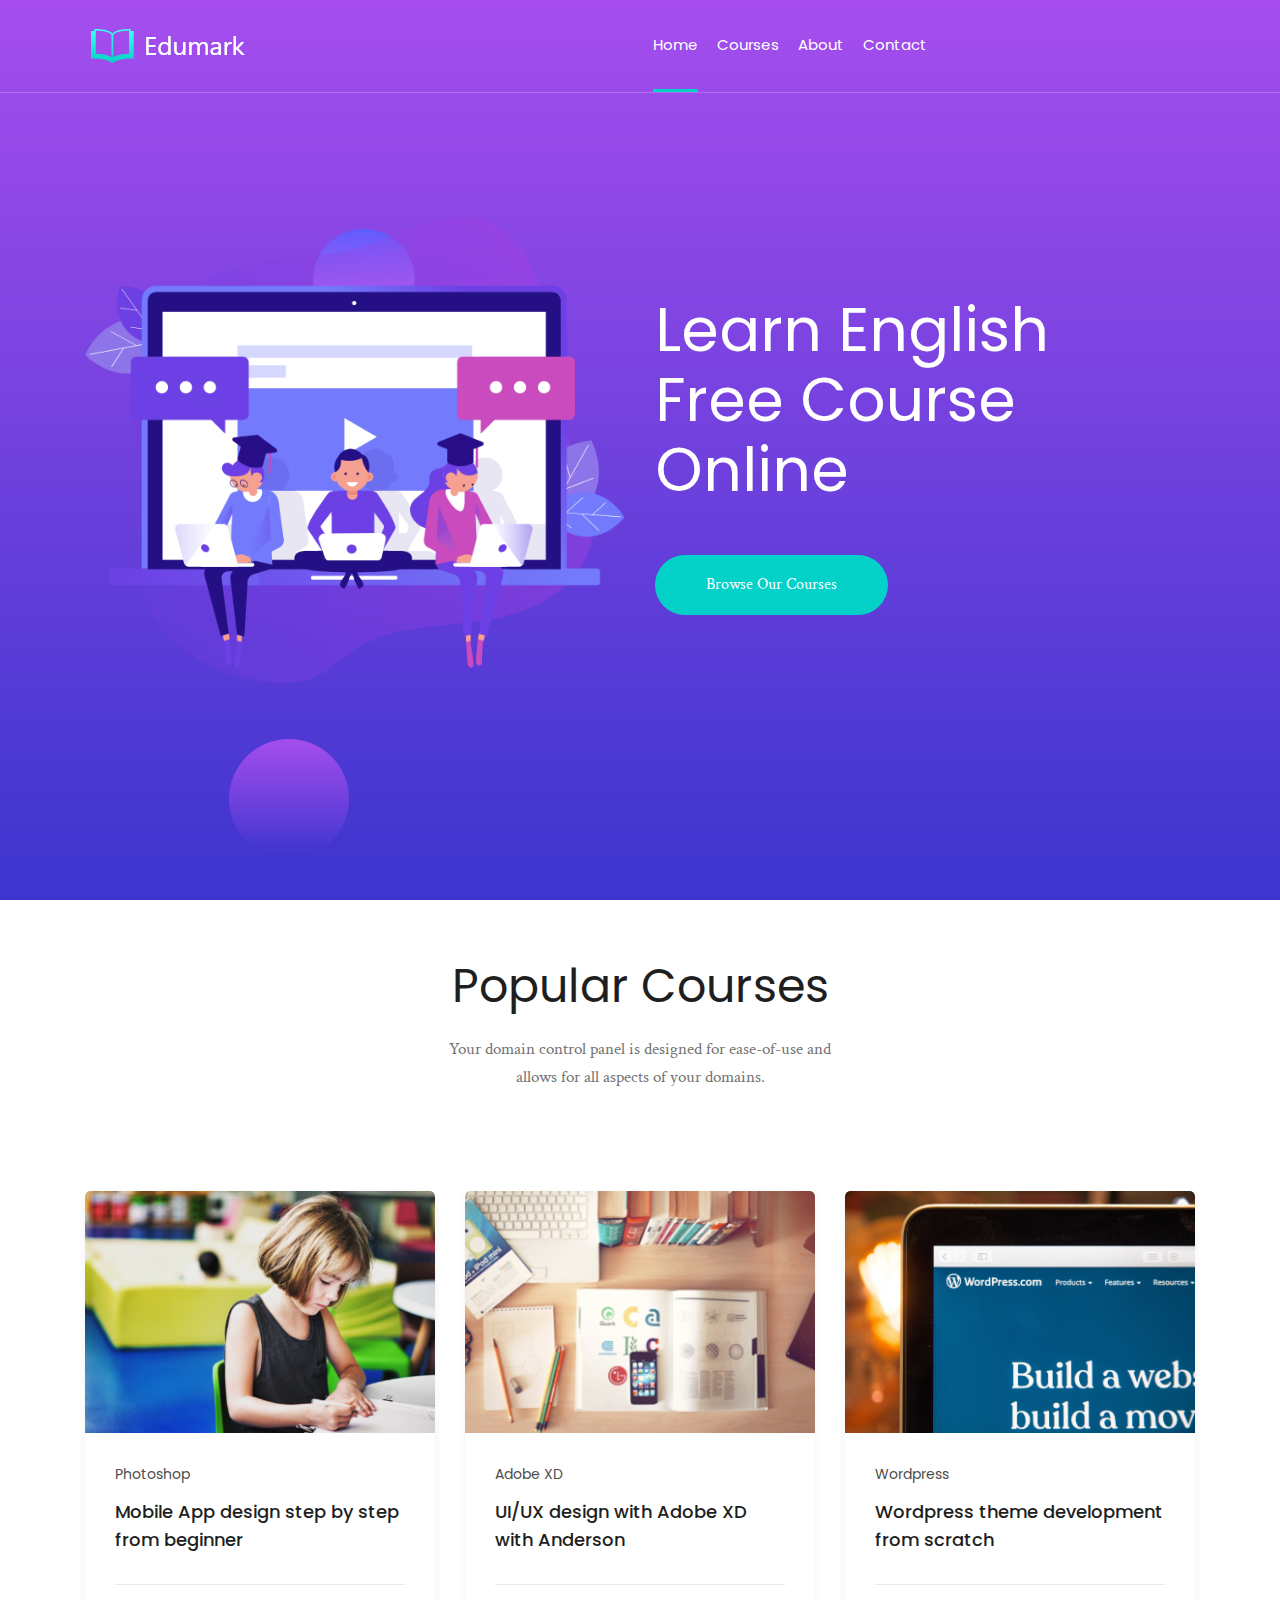
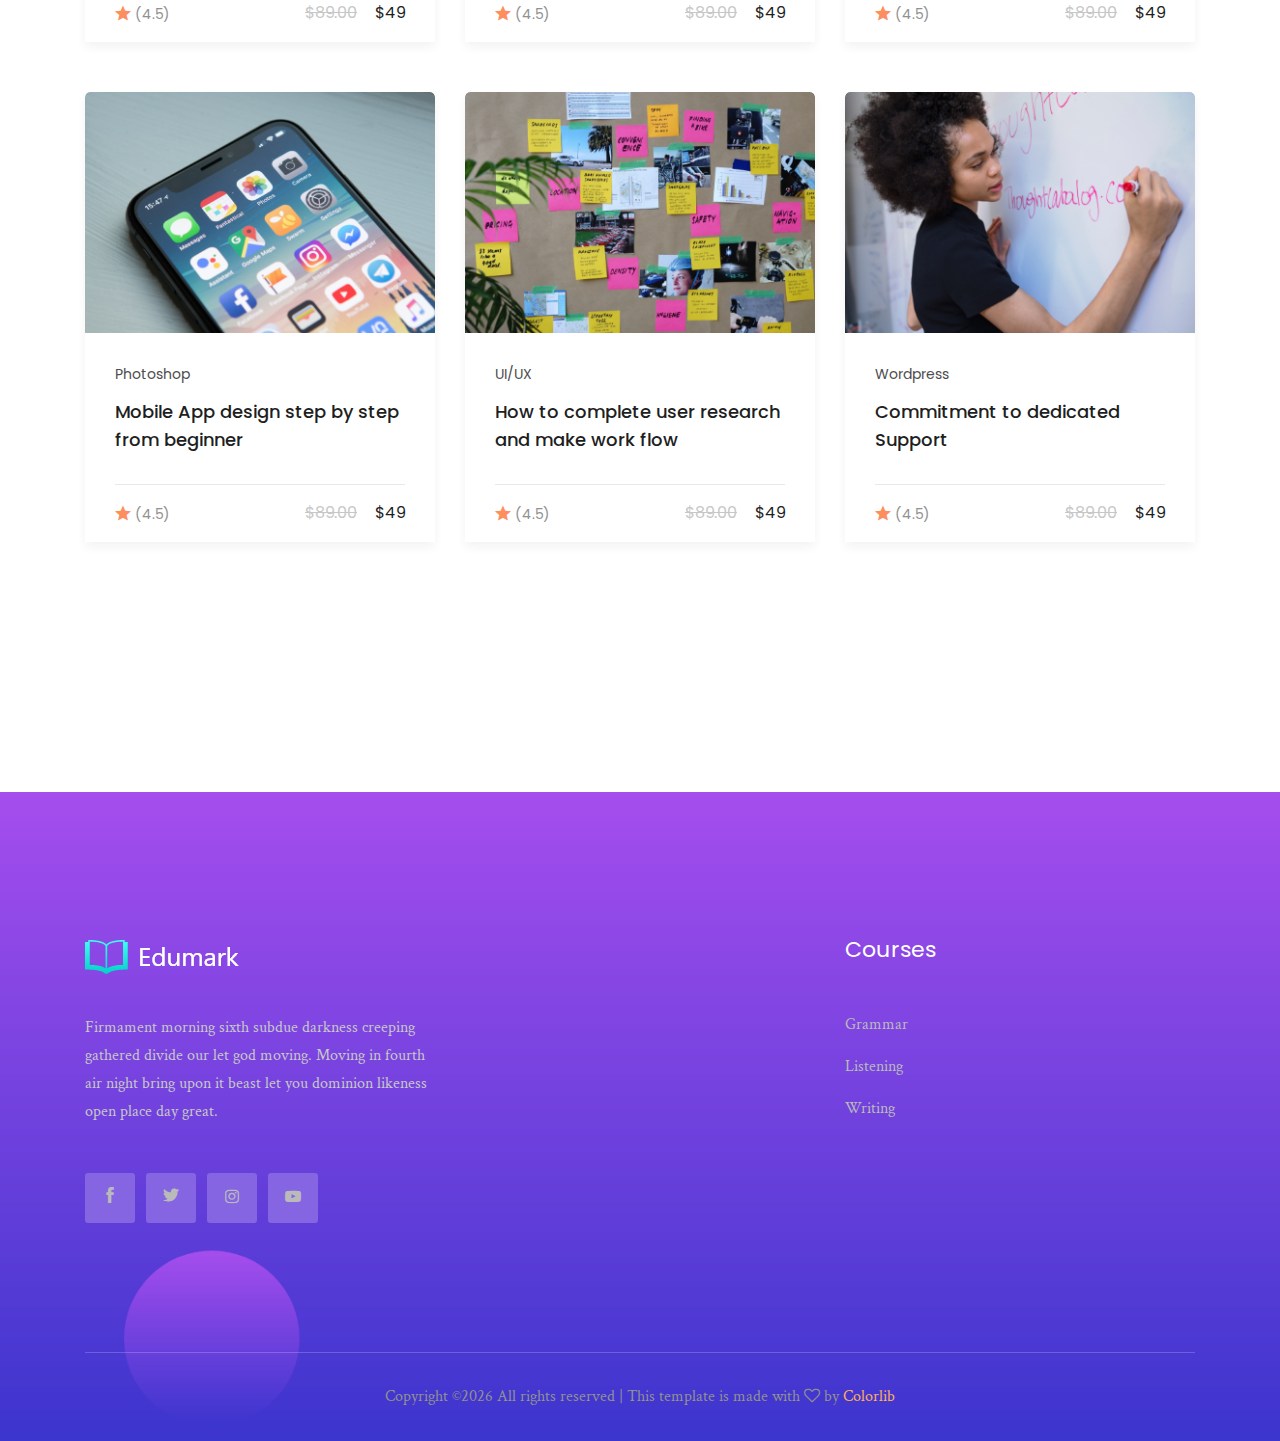
<file: index.html>
<!doctype html>
<html class="no-js" lang="zxx">

<head>
    <meta charset="utf-8">
    <meta http-equiv="x-ua-compatible" content="ie=edge">
    <title>Edumark</title>
    <meta name="description" content="">
    <meta name="viewport" content="width=device-width, initial-scale=1">

    <!-- <link rel="manifest" href="site.webmanifest"> -->
    <link rel="shortcut icon" type="image/x-icon" href="img/favicon.png">
    <!-- Place favicon.ico in the root directory -->

    <!-- CSS here -->
    <link rel="stylesheet" href="css/bootstrap.min.css">
    <link rel="stylesheet" href="css/owl.carousel.min.css">
    <link rel="stylesheet" href="css/magnific-popup.css">
    <link rel="stylesheet" href="css/font-awesome.min.css">
    <link rel="stylesheet" href="css/themify-icons.css">
    <link rel="stylesheet" href="css/nice-select.css">
    <link rel="stylesheet" href="css/flaticon.css">
    <link rel="stylesheet" href="css/gijgo.css">
    <link rel="stylesheet" href="css/animate.css">
    <link rel="stylesheet" href="css/slicknav.css">
    <link rel="stylesheet" href="css/style.css">
    <!-- <link rel="stylesheet" href="css/responsive.css"> -->
</head>

<body>
    <!--[if lte IE 9]>
            <p class="browserupgrade">You are using an <strong>outdated</strong> browser. Please <a href="https://browsehappy.com/">upgrade your browser</a> to improve your experience and security.</p>
        <![endif]-->

    <!-- header-start -->
    <header>
        <div class="header-area ">
            <div id="sticky-header" class="main-header-area">
                <div class="container-fluid p-0">
                    <div class="row align-items-center no-gutters">
                        <div class="col-xl-3 col-lg-3">
                            <div class="logo-img">
                                <a href="index.html">
                                    <img src="img/logo.png" alt="">
                                </a>
                            </div>
                        </div>
                        <div class="col-xl-9 col-lg-9">
                            <div class="main-menu  d-none d-lg-block">
                                <nav>
                                    <ul id="navigation">
                                        <li><a class="active" href="index.html">home</a></li>
                                        <li><a  href="Courses.html">Courses</a></li>
                                        <li><a  href="about.html">About</a></li>
                                        <li><a  href="contact.html">Contact</a></li>
                                    </ul>
                                </nav>
                            </div>
                        </div>
                        
                        <div class="col-12">
                            <div class="mobile_menu d-block d-lg-none"></div>
                        </div>
                    </div>
                </div>
            </div>
        </div>
    </header>
    <!-- header-end -->

    <!-- slider_area_start -->
    <div class="slider_area ">
        <div class="single_slider d-flex align-items-center justify-content-center slider_bg_1">
            <div class="container">
                <div class="row align-items-center justify-content-center">
                    <div class="col-xl-6 col-md-6">
                        <div class="illastrator_png">
                            <img src="img/banner/edu_ilastration.png" alt="">
                        </div>
                    </div>
                    <div class="col-xl-6 col-md-6">
                        <div class="slider_info">
                            <h3>Learn English <br>
                                Free Course <br>
                                Online</h3>
                            <a href="#" class="boxed_btn">Browse Our Courses</a>
                        </div>
                    </div>
                </div>
            </div>
        </div>
    </div>
    <!-- slider_area_end -->

    <!-- about_area_start -->
    
    <!-- about_area_end -->

    <!-- popular_courses_start -->
    <div class="popular_courses">
        <div class="container">
            <div class="row">
                <div class="col-xl-12">
                    <div class="section_title text-center mb-100">
                        <h3>Popular Courses</h3>
                        <p>Your domain control panel is designed for ease-of-use and <br> allows for all aspects of your
                            domains.</p>
                    </div>
                </div>
            </div>
            

        </div>
        <div class="all_courses">
            <div class="container">
                <div class="tab-content" id="myTabContent">
                    <div class="tab-pane fade show active" id="home" role="tabpanel" aria-labelledby="home-tab">
                            <div class="row">
                                    <div class="col-xl-4 col-lg-4 col-md-6">
                                        <div class="single_courses">
                                            <div class="thumb">
                                                <a href="#">
                                                    <img src="img/courses/1.png" alt="">
                                                </a>
                                            </div>
                                            <div class="courses_info">
                                                <span>Photoshop</span>
                                                <h3><a href="#">Mobile App design step by step <br>
                                                        from beginner</a></h3>
                                                <div class="star_prise d-flex justify-content-between">
                                                    <div class="star">
                                                        <i class="flaticon-mark-as-favorite-star"></i>
                                                        <span>(4.5)</span>
                                                    </div>
                                                    <div class="prise">
                                                        <span class="offer">$89.00</span>
                                                        <span class="active_prise">
                                                            $49
                                                        </span>
                                                    </div>
                                                </div>
                                            </div>
                                        </div>
                                    </div>
                                    <div class="col-xl-4 col-lg-4 col-md-6">
                                        <div class="single_courses">
                                            <div class="thumb">
                                                <a href="#">
                                                    <img src="img/courses/2.png" alt="">
                                                </a>
                                            </div>
                                            <div class="courses_info">
                                                <span>Adobe XD</span>
                                                <h3><a href="#">UI/UX design with Adobe XD with Anderson</a></h3>
                                                <div class="star_prise d-flex justify-content-between">
                                                    <div class="star">
                                                        <i class="flaticon-mark-as-favorite-star"></i>
                                                        <span>(4.5)</span>
                                                    </div>
                                                    <div class="prise">
                                                        <span class="offer">$89.00</span>
                                                        <span class="active_prise">
                                                            $49
                                                        </span>
                                                    </div>
                                                </div>
                                            </div>
                                        </div>
                                    </div>
                                    <div class="col-xl-4 col-lg-4 col-md-6">
                                        <div class="single_courses">
                                            <div class="thumb">
                                                <a href="#">
                                                    <img src="img/courses/3.png" alt="">
                                                </a>
                                            </div>
                                            <div class="courses_info">
                                                <span>Wordpress</span>
                                                <h3><a href="#">Wordpress theme development <br>
                                                        from scratch</a></h3>
                                                <div class="star_prise d-flex justify-content-between">
                                                    <div class="star">
                                                        <i class="flaticon-mark-as-favorite-star"></i>
                                                        <span>(4.5)</span>
                                                    </div>
                                                    <div class="prise">
                                                        <span class="offer">$89.00</span>
                                                        <span class="active_prise">
                                                            $49
                                                        </span>
                                                    </div>
                                                </div>
                                            </div>
                                        </div>
                                    </div>
                                    <div class="col-xl-4 col-lg-4 col-md-6">
                                        <div class="single_courses">
                                            <div class="thumb">
                                                <a href="#">
                                                    <img src="img/courses/4.png" alt="">
                                                </a>
                                            </div>
                                            <div class="courses_info">
                                                <span>Photoshop</span>
                                                <h3><a href="#">Mobile App design step by step <br>
                                                        from beginner</a></h3>
                                                <div class="star_prise d-flex justify-content-between">
                                                    <div class="star">
                                                        <i class="flaticon-mark-as-favorite-star"></i>
                                                        <span>(4.5)</span>
                                                    </div>
                                                    <div class="prise">
                                                        <span class="offer">$89.00</span>
                                                        <span class="active_prise">
                                                            $49
                                                        </span>
                                                    </div>
                                                </div>
                                            </div>
                                        </div>
                                    </div>
                                    <div class="col-xl-4 col-lg-4 col-md-6">
                                        <div class="single_courses">
                                            <div class="thumb">
                                                <img src="img/courses/5.png" alt="">
                                            </div>
                                            <div class="courses_info">
                                                <span>UI/UX</span>
                                                <h3><a href="#">How to complete user research <br>
                                                        and make work flow</a></h3>
                                                <div class="star_prise d-flex justify-content-between">
                                                    <div class="star">
                                                        <i class="flaticon-mark-as-favorite-star"></i>
                                                        <span>(4.5)</span>
                                                    </div>
                                                    <div class="prise">
                                                        <span class="offer">$89.00</span>
                                                        <span class="active_prise">
                                                            $49
                                                        </span>
                                                    </div>
                                                </div>
                                            </div>
                                        </div>
                                    </div>
                                    <div class="col-xl-4 col-lg-4 col-md-6">
                                        <div class="single_courses">
                                            <div class="thumb">
                                                <a href="#">
                                                    <img src="img/courses/6.png" alt="">
                                                </a>
                                            </div>
                                            <div class="courses_info">
                                                <span>Wordpress</span>
                                                <h3><a href="#">Commitment to dedicated <br>
                                                        Support</a></h3>
                                                <div class="star_prise d-flex justify-content-between">
                                                    <div class="star">
                                                        <i class="flaticon-mark-as-favorite-star"></i>
                                                        <span>(4.5)</span>
                                                    </div>
                                                    <div class="prise">
                                                        <span class="offer">$89.00</span>
                                                        <span class="active_prise">
                                                            $49
                                                        </span>
                                                    </div>
                                                </div>
                                            </div>
                                        </div>
                                    </div>
                                </div>
                    </div>
                </div>
            </div>
        </div>
    </div>
    <!-- popular_courses_end-->


    <!-- testimonial_area_start -->
    
    <!-- testimonial_area_end -->

    <!-- our_courses_start -->
    
    <!-- our_courses_end -->

    <!-- subscribe_newsletter_Start -->
    
    <!-- subscribe_newsletter_end -->

    <!-- our_latest_blog_start -->
    
    <!-- our_latest_blog_end -->


    <!-- footer -->
    <footer class="footer footer_bg_1">
        <div class="footer_top">
            <div class="container">
                <div class="row">
                    <div class="col-xl-4 col-md-6 col-lg-4">
                        <div class="footer_widget">
                            <div class="footer_logo">
                                <a href="#">
                                    <img src="img/logo.png" alt="">
                                </a>
                            </div>
                            <p>
                                Firmament morning sixth subdue darkness creeping gathered divide our let god moving.
                                Moving in fourth air night bring upon it beast let you dominion likeness open place day
                                great.
                            </p>
                            <div class="socail_links">
                                <ul>
                                    <li>
                                        <a href="#">
                                            <i class="ti-facebook"></i>
                                        </a>
                                    </li>
                                    <li>
                                        <a href="#">
                                            <i class="ti-twitter-alt"></i>
                                        </a>
                                    </li>
                                    <li>
                                        <a href="#">
                                            <i class="fa fa-instagram"></i>
                                        </a>
                                    </li>
                                    <li>
                                        <a href="#">
                                            <i class="fa fa-youtube-play"></i>
                                        </a>
                                    </li>
                                </ul>
                            </div>

                        </div>
                    </div>
                    <div class="col-xl-4 offset-xl-4 col-md-6 col-lg-6">
                        <div class="footer_widget">
                            <h3 class="footer_title">
                                Courses
                            </h3>
                            <ul>
                                <li><a href="#">Grammar</a></li>
                                <li><a href="#">Listening</a></li>
                                <li><a href="#">Writing</a></li>
                            </ul>

                        </div>
                    </div>
                    
                    
                </div>
            </div>
        </div>
        <div class="copy-right_text">
            <div class="container">
                <div class="footer_border"></div>
                <div class="row">
                    <div class="col-xl-12">
                        <p class="copy_right text-center">
                            <!-- Link back to Colorlib can't be removed. Template is licensed under CC BY 3.0. -->
Copyright &copy;<script>document.write(new Date().getFullYear());</script> All rights reserved | This template is made with <i class="fa fa-heart-o" aria-hidden="true"></i> by <a href="https://colorlib.com" target="_blank">Colorlib</a>
<!-- Link back to Colorlib can't be removed. Template is licensed under CC BY 3.0. -->
                        </p>
                    </div>
                </div>
            </div>
        </div>
    </footer>
    <!-- footer -->


    <!-- form itself end-->
    
    <!-- form itself end -->

    <!-- form itself end-->
    
    <!-- form itself end -->


    <!-- JS here -->
    <script src="js/vendor/modernizr-3.5.0.min.js"></script>
    <script src="js/vendor/jquery-1.12.4.min.js"></script>
    <script src="js/popper.min.js"></script>
    <script src="js/bootstrap.min.js"></script>
    <script src="js/owl.carousel.min.js"></script>
    <script src="js/isotope.pkgd.min.js"></script>
    <script src="js/ajax-form.js"></script>
    <script src="js/waypoints.min.js"></script>
    <script src="js/jquery.counterup.min.js"></script>
    <script src="js/imagesloaded.pkgd.min.js"></script>
    <script src="js/scrollIt.js"></script>
    <script src="js/jquery.scrollUp.min.js"></script>
    <script src="js/wow.min.js"></script>
    <script src="js/nice-select.min.js"></script>
    <script src="js/jquery.slicknav.min.js"></script>
    <script src="js/jquery.magnific-popup.min.js"></script>
    <script src="js/plugins.js"></script>
    <script src="js/gijgo.min.js"></script>

    <!--contact js-->
    <script src="js/contact.js"></script>
    <script src="js/jquery.ajaxchimp.min.js"></script>
    <script src="js/jquery.form.js"></script>
    <script src="js/jquery.validate.min.js"></script>
    <script src="js/mail-script.js"></script>

    <script src="js/main.js"></script>
</body>

</html>
</file>
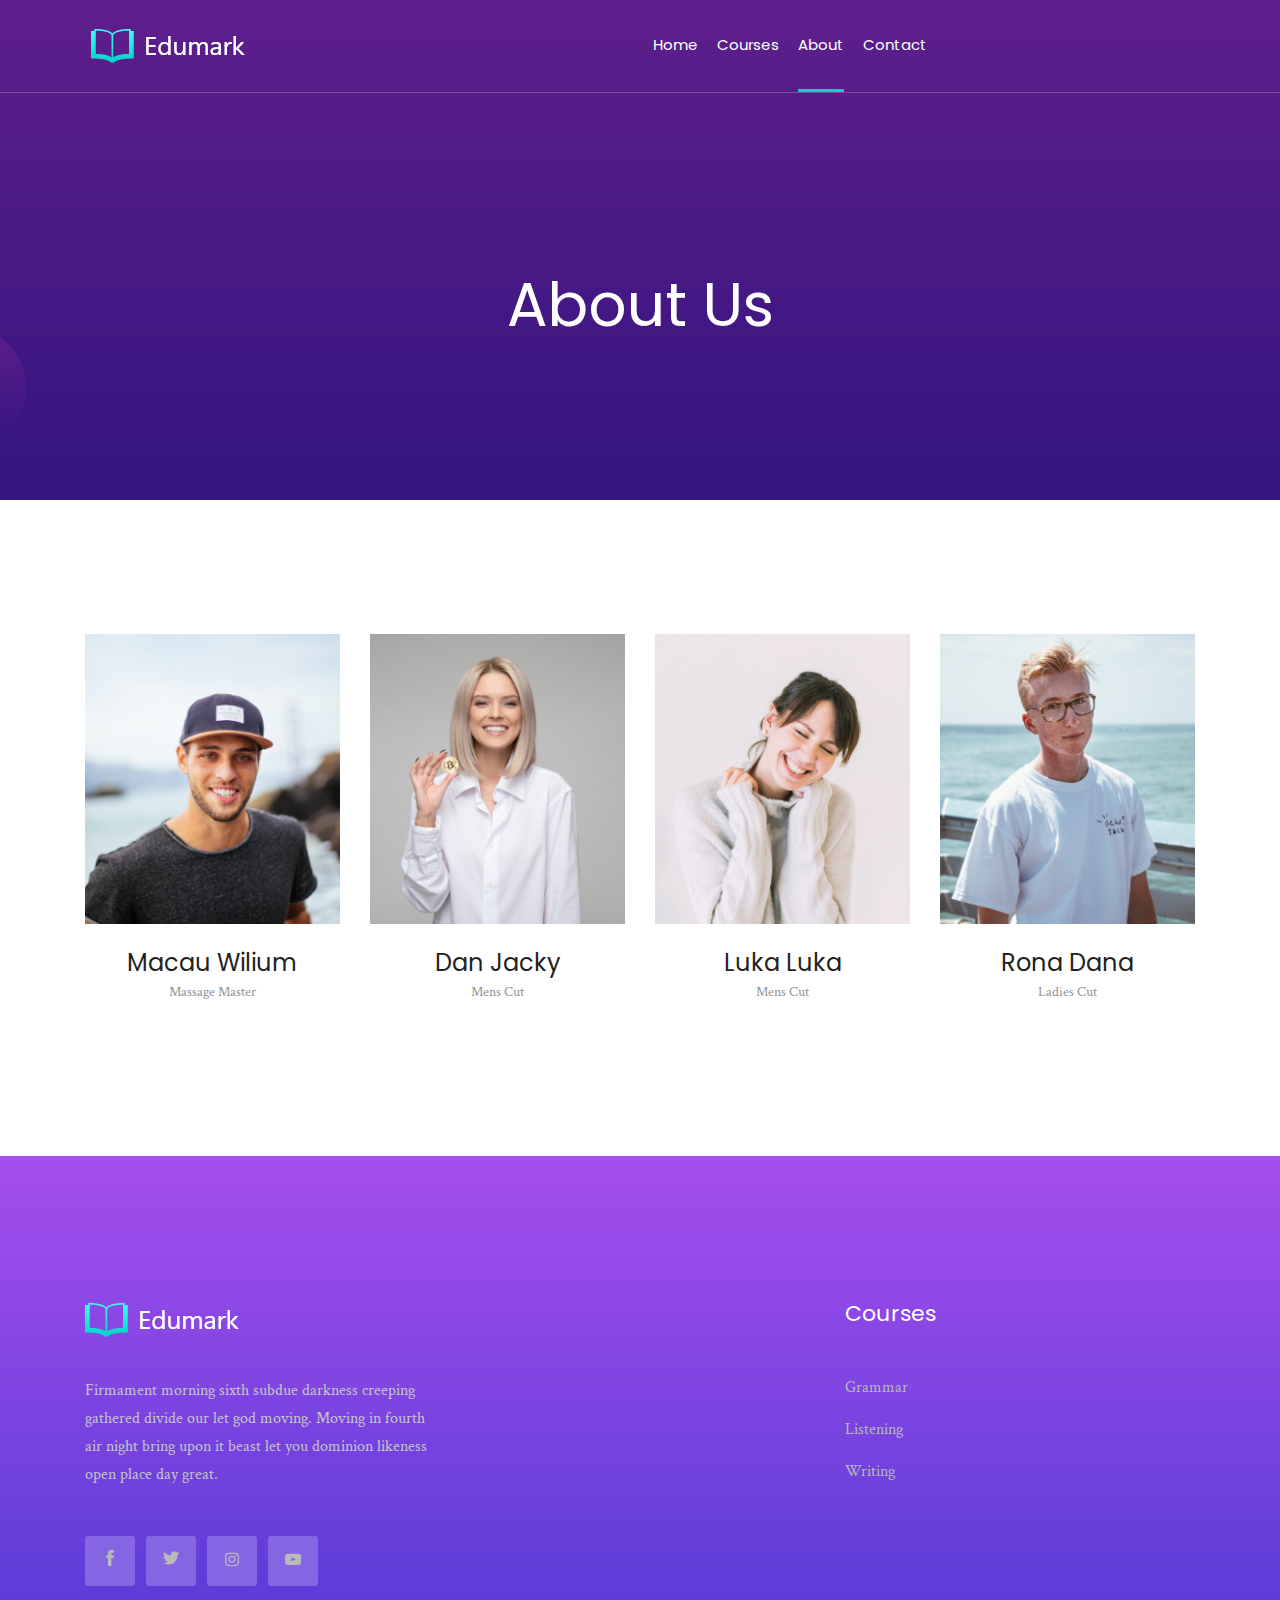
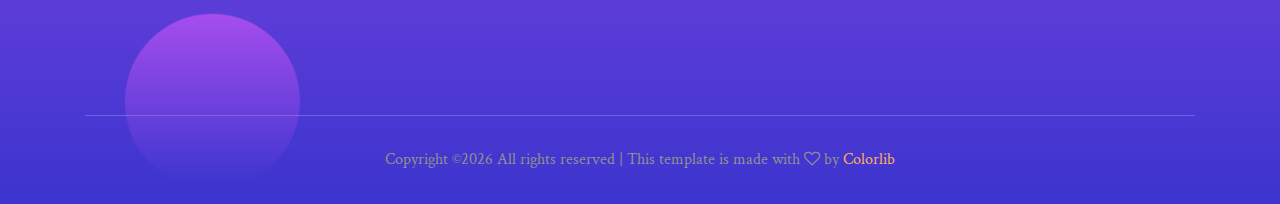
<file: about.html>
<!doctype html>
<html class="no-js" lang="zxx">

<head>
    <meta charset="utf-8">
    <meta http-equiv="x-ua-compatible" content="ie=edge">
    <title>Edumark</title>
    <meta name="description" content="">
    <meta name="viewport" content="width=device-width, initial-scale=1">

    <!-- <link rel="manifest" href="site.webmanifest"> -->
    <link rel="shortcut icon" type="image/x-icon" href="img/favicon.png">
    <!-- Place favicon.ico in the root directory -->

    <!-- CSS here -->
    <link rel="stylesheet" href="css/bootstrap.min.css">
    <link rel="stylesheet" href="css/owl.carousel.min.css">
    <link rel="stylesheet" href="css/magnific-popup.css">
    <link rel="stylesheet" href="css/font-awesome.min.css">
    <link rel="stylesheet" href="css/themify-icons.css">
    <link rel="stylesheet" href="css/nice-select.css">
    <link rel="stylesheet" href="css/flaticon.css">
    <link rel="stylesheet" href="css/gijgo.css">
    <link rel="stylesheet" href="css/animate.css">
    <link rel="stylesheet" href="css/slicknav.css">
    <link rel="stylesheet" href="css/style.css">
    <!-- <link rel="stylesheet" href="css/responsive.css"> -->
</head>

<body>
    <!--[if lte IE 9]>
            <p class="browserupgrade">You are using an <strong>outdated</strong> browser. Please <a href="https://browsehappy.com/">upgrade your browser</a> to improve your experience and security.</p>
        <![endif]-->

    <!-- header-start -->
    <header>
        <div class="header-area ">
            <div id="sticky-header" class="main-header-area">
                <div class="container-fluid p-0">
                    <div class="row align-items-center no-gutters">
                        <div class="col-xl-3 col-lg-3">
                            <div class="logo-img">
                                <a href="index.html">
                                    <img src="img/logo.png" alt="">
                                </a>
                            </div>
                        </div>
                        <div class="col-xl-9 col-lg-9">
                            <div class="main-menu  d-none d-lg-block">
                                <nav>
                                    <ul id="navigation">
                                        <li><a  href="index.html">home</a></li>
                                        <li><a href="Courses.html">Courses</a></li>
                                        <li><a class="active" href="about.html">About</a></li>
                                        <li><a  href="contact.html">Contact</a></li>
                                    </ul>
                                </nav>
                            </div>
                        </div>
                        
                        <div class="col-12">
                            <div class="mobile_menu d-block d-lg-none"></div>
                        </div>
                    </div>
                </div>
            </div>
        </div>
    </header>
    <!-- header-end -->

        <!-- bradcam_area_start -->
        <div class="bradcam_area breadcam_bg overlay2">
            <h3>About Us</h3>
        </div>
        <!-- bradcam_area_end -->

    <!-- about_area_start -->
    
    <!-- about_area_end -->

    <!-- our_team_member_start -->
    <div class="our_team_member">
        <div class="container">
            <div class="row">
                <div class="col-xl-3 col-md-6 col-lg-3">
                    <div class="single_team">
                        <div class="thumb">
                            <img src="img/team/1.png" alt="">
                            <div class="social_link">
                                <a href="#"><i class="fa fa-envelope"></i></a>
                                <a href="#"><i class="fa fa-twitter"></i></a>
                                <a href="#"><i class="fa fa-linkedin"></i></a>
                            </div>
                        </div>
                        <div class="master_name text-center">
                            <h3>Macau Wilium</h3>
                            <p>Massage Master</p>
                        </div>
                    </div>
                </div>
                <div class="col-xl-3 col-md-6 col-lg-3">
                    <div class="single_team">
                        <div class="thumb">
                            <img src="img/team/2.png" alt="">
                            <div class="social_link">
                                <a href="#"><i class="fa fa-envelope"></i></a>
                                <a href="#"><i class="fa fa-twitter"></i></a>
                                <a href="#"><i class="fa fa-linkedin"></i></a>
                            </div>
                        </div>
                        <div class="master_name text-center">
                            <h3>Dan Jacky</h3>
                            <p>Mens Cut</p>
                        </div>
                    </div>
                </div>
                <div class="col-xl-3 col-md-6 col-lg-3">
                    <div class="single_team">
                        <div class="thumb">
                            <img src="img/team/3.png" alt="">
                            <div class="social_link">
                                <a href="#"><i class="fa fa-envelope"></i></a>
                                <a href="#"><i class="fa fa-twitter"></i></a>
                                <a href="#"><i class="fa fa-linkedin"></i></a>
                            </div>
                        </div>
                        <div class="master_name text-center">
                            <h3>Luka Luka</h3>
                            <p>Mens Cut</p>
                        </div>
                    </div>
                </div>
                <div class="col-xl-3 col-md-6 col-lg-3">
                    <div class="single_team">
                        <div class="thumb">
                            <img src="img/team/4.png" alt="">
                            <div class="social_link">
                                <a href="#"><i class="fa fa-envelope"></i></a>
                                <a href="#"><i class="fa fa-twitter"></i></a>
                                <a href="#"><i class="fa fa-linkedin"></i></a>
                            </div>
                        </div>
                        <div class="master_name text-center">
                            <h3>Rona Dana</h3>
                            <p>Ladies Cut</p>
                        </div>
                    </div>
                </div>
            </div>
        </div>
    </div>
    <!-- our_team_member_end -->

    <!-- testimonial_area_start -->
    
    <!-- testimonial_area_end -->

    <!-- our_courses_start -->
    
    <!-- our_courses_end -->

    <!-- subscribe_newsletter_Start -->
    
    <!-- subscribe_newsletter_end -->

    <!-- our_latest_blog_start -->
    
    <!-- our_latest_blog_end -->


    <!-- footer -->
    <footer class="footer footer_bg_1">
        <div class="footer_top">
            <div class="container">
                <div class="row">
                    <div class="col-xl-4 col-md-6 col-lg-4">
                        <div class="footer_widget">
                            <div class="footer_logo">
                                <a href="#">
                                    <img src="img/logo.png" alt="">
                                </a>
                            </div>
                            <p>
                                Firmament morning sixth subdue darkness creeping gathered divide our let god moving.
                                Moving in fourth air night bring upon it beast let you dominion likeness open place day
                                great.
                            </p>
                            <div class="socail_links">
                                <ul>
                                    <li>
                                        <a href="#">
                                            <i class="ti-facebook"></i>
                                        </a>
                                    </li>
                                    <li>
                                        <a href="#">
                                            <i class="ti-twitter-alt"></i>
                                        </a>
                                    </li>
                                    <li>
                                        <a href="#">
                                            <i class="fa fa-instagram"></i>
                                        </a>
                                    </li>
                                    <li>
                                        <a href="#">
                                            <i class="fa fa-youtube-play"></i>
                                        </a>
                                    </li>
                                </ul>
                            </div>

                        </div>
                    </div>
                    <div class="col-xl-4 offset-xl-4 col-md-6 col-lg-6">
                        <div class="footer_widget">
                            <h3 class="footer_title">
                                Courses
                            </h3>
                            <ul>
                                <li><a href="#">Grammar</a></li>
                                <li><a href="#">Listening</a></li>
                                <li><a href="#">Writing</a></li>
                            </ul>

                        </div>
                    </div>
                    
                    
                </div>
            </div>
        </div>
        <div class="copy-right_text">
            <div class="container">
                <div class="footer_border"></div>
                <div class="row">
                    <div class="col-xl-12">
                        <p class="copy_right text-center">
                            <!-- Link back to Colorlib can't be removed. Template is licensed under CC BY 3.0. -->
Copyright &copy;<script>document.write(new Date().getFullYear());</script> All rights reserved | This template is made with <i class="fa fa-heart-o" aria-hidden="true"></i> by <a href="https://colorlib.com" target="_blank">Colorlib</a>
<!-- Link back to Colorlib can't be removed. Template is licensed under CC BY 3.0. -->
                        </p>
                    </div>
                </div>
            </div>
        </div>
    </footer>
    <!-- footer -->


    <!-- form itself end-->
    <form id="test-form" class="white-popup-block mfp-hide">
        <div class="popup_box ">
            <div class="popup_inner">
                <div class="logo text-center">
                    <a href="#">
                        <img src="img/form-logo.png" alt="">
                    </a>
                </div>
                <h3>Sign in</h3>
                <form action="#">
                    <div class="row">
                        <div class="col-xl-12 col-md-12">
                            <input type="email" placeholder="Enter email">
                        </div>
                        <div class="col-xl-12 col-md-12">
                            <input type="password" placeholder="Password">
                        </div>
                        <div class="col-xl-12">
                            <button type="submit" class="boxed_btn_orange">Sign in</button>
                        </div>
                    </div>
                </form>
                <p class="doen_have_acc">Don’t have an account? <a class="dont-hav-acc" href="#test-form2">Sign Up</a>
                </p>
            </div>
        </div>
    </form>
    <!-- form itself end -->

    <!-- form itself end-->
    <form id="test-form2" class="white-popup-block mfp-hide">
        <div class="popup_box ">
            <div class="popup_inner">
                <div class="logo text-center">
                    <a href="#">
                        <img src="img/form-logo.png" alt="">
                    </a>
                </div>
                <h3>Resistration</h3>
                <form action="#">
                    <div class="row">
                        <div class="col-xl-12 col-md-12">
                            <input type="email" placeholder="Enter email">
                        </div>
                        <div class="col-xl-12 col-md-12">
                            <input type="password" placeholder="Password">
                        </div>
                        <div class="col-xl-12 col-md-12">
                            <input type="Password" placeholder="Confirm password">
                        </div>
                        <div class="col-xl-12">
                            <button type="submit" class="boxed_btn_orange">Sign Up</button>
                        </div>
                    </div>
                </form>
            </div>
        </div>
    </form>
    <!-- form itself end -->


    <!-- JS here -->
    <script src="js/vendor/modernizr-3.5.0.min.js"></script>
    <script src="js/vendor/jquery-1.12.4.min.js"></script>
    <script src="js/popper.min.js"></script>
    <script src="js/bootstrap.min.js"></script>
    <script src="js/owl.carousel.min.js"></script>
    <script src="js/isotope.pkgd.min.js"></script>
    <script src="js/ajax-form.js"></script>
    <script src="js/waypoints.min.js"></script>
    <script src="js/jquery.counterup.min.js"></script>
    <script src="js/imagesloaded.pkgd.min.js"></script>
    <script src="js/scrollIt.js"></script>
    <script src="js/jquery.scrollUp.min.js"></script>
    <script src="js/wow.min.js"></script>
    <script src="js/nice-select.min.js"></script>
    <script src="js/jquery.slicknav.min.js"></script>
    <script src="js/jquery.magnific-popup.min.js"></script>
    <script src="js/plugins.js"></script>
    <script src="js/gijgo.min.js"></script>

    <!--contact js-->
    <script src="js/contact.js"></script>
    <script src="js/jquery.ajaxchimp.min.js"></script>
    <script src="js/jquery.form.js"></script>
    <script src="js/jquery.validate.min.js"></script>
    <script src="js/mail-script.js"></script>

    <script src="js/main.js"></script>
</body>

</html>
</file>
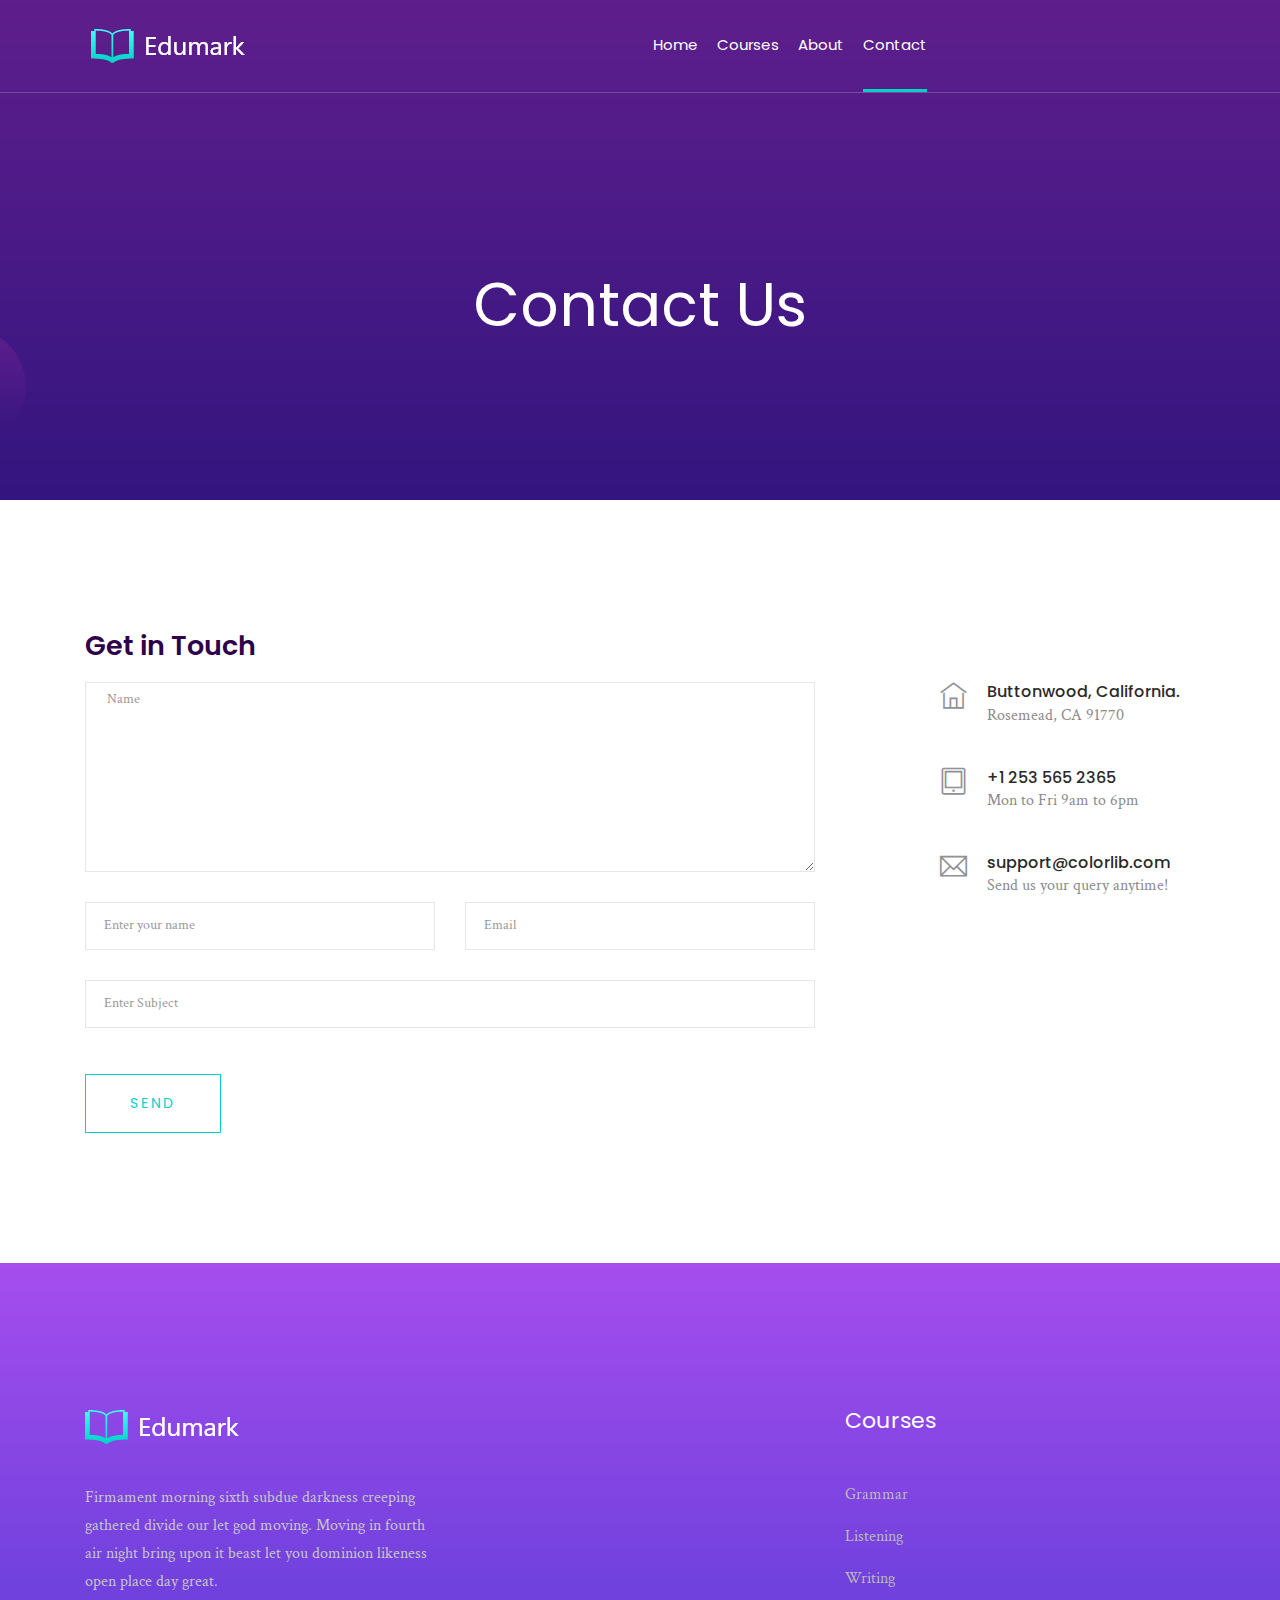
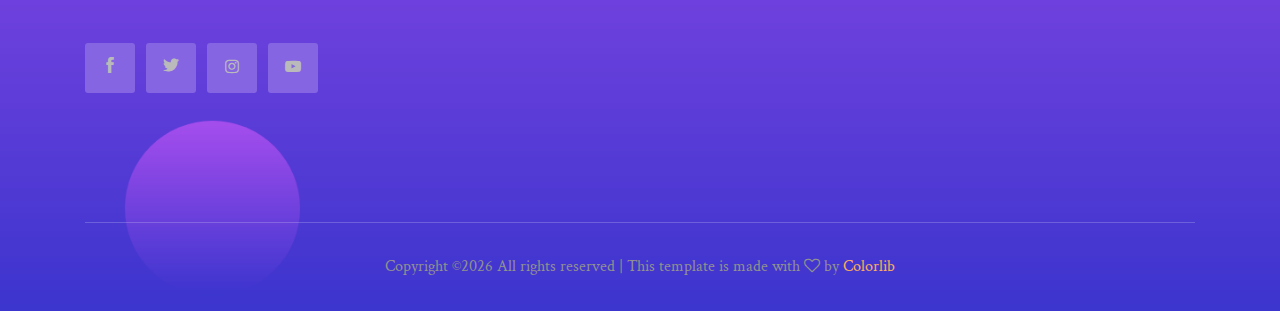
<file: contact.html>
<!doctype html>
<html class="no-js" lang="zxx">

<head>
    <meta charset="utf-8">
    <meta http-equiv="x-ua-compatible" content="ie=edge">
    <title>Edumark</title>
    <meta name="description" content="">
    <meta name="viewport" content="width=device-width, initial-scale=1">

    <!-- <link rel="manifest" href="site.webmanifest"> -->
    <link rel="shortcut icon" type="image/x-icon" href="img/favicon.png">
    <!-- Place favicon.ico in the root directory -->

    <!-- CSS here -->
    <link rel="stylesheet" href="css/bootstrap.min.css">
    <link rel="stylesheet" href="css/owl.carousel.min.css">
    <link rel="stylesheet" href="css/magnific-popup.css">
    <link rel="stylesheet" href="css/font-awesome.min.css">
    <link rel="stylesheet" href="css/themify-icons.css">
    <link rel="stylesheet" href="css/nice-select.css">
    <link rel="stylesheet" href="css/flaticon.css">
    <link rel="stylesheet" href="css/gijgo.css">
    <link rel="stylesheet" href="css/animate.css">
    <link rel="stylesheet" href="css/slicknav.css">
    <link rel="stylesheet" href="css/style.css">
    <!-- <link rel="stylesheet" href="css/responsive.css"> -->
</head>

<body>
    <!--[if lte IE 9]>
            <p class="browserupgrade">You are using an <strong>outdated</strong> browser. Please <a href="https://browsehappy.com/">upgrade your browser</a> to improve your experience and security.</p>
        <![endif]-->

    <!-- header-start -->
    <header>
        <div class="header-area ">
            <div id="sticky-header" class="main-header-area">
                <div class="container-fluid p-0">
                    <div class="row align-items-center no-gutters">
                        <div class="col-xl-3 col-lg-3">
                            <div class="logo-img">
                                <a href="index.html">
                                    <img src="img/logo.png" alt="">
                                </a>
                            </div>
                        </div>
                        <div class="col-xl-9 col-lg-9">
                            <div class="main-menu  d-none d-lg-block">
                                <nav>
                                    <ul id="navigation">
                                        <li><a  href="index.html">home</a></li>
                                        <li><a href="Courses.html">Courses</a></li>
                                        <li><a href="about.html">About</a></li>
                                        <li><a class="active" href="contact.html">Contact</a></li>
                                    </ul>
                                </nav>
                            </div>
                        </div>
                        
                        <div class="col-12">
                            <div class="mobile_menu d-block d-lg-none"></div>
                        </div>
                    </div>
                </div>
            </div>
        </div>
    </header>
    <!-- header-end -->
    
        <!-- bradcam_area_start -->
        <div class="bradcam_area breadcam_bg overlay2">
                <h3>contact us</h3>
            </div>
            <!-- bradcam_area_end -->

    <!-- ================ contact section start ================= -->
    <section class="contact-section">
            <div class="container">
                
                <div class="row">
                    <div class="col-12">
                        <h2 class="contact-title">Get in Touch</h2>
                    </div>
                    <div class="col-lg-8">
                        <form class="form-contact contact_form" action="contact_process.php" method="post" id="contactForm" novalidate="novalidate">
                            <div class="row">
                                <div class="col-12">
                                    <div class="form-group">
                                        <textarea class="form-control w-100" name="message" id="message" cols="30" rows="9" onfocus="this.placeholder = ''" onblur="this.placeholder = 'Enter Message'" placeholder=" Name"></textarea>
                                    </div>
                                </div>
                                <div class="col-sm-6">
                                    <div class="form-group">
                                        <input class="form-control valid" name="name" id="name" type="text" onfocus="this.placeholder = ''" onblur="this.placeholder = 'Enter your name'" placeholder="Enter your name">
                                    </div>
                                </div>
                                <div class="col-sm-6">
                                    <div class="form-group">
                                        <input class="form-control valid" name="email" id="email" type="email" onfocus="this.placeholder = ''" onblur="this.placeholder = 'Enter email address'" placeholder="Email">
                                    </div>
                                </div>
                                <div class="col-12">
                                    <div class="form-group">
                                        <input class="form-control" name="subject" id="subject" type="text" onfocus="this.placeholder = ''" onblur="this.placeholder = 'Enter Subject'" placeholder="Enter Subject">
                                    </div>
                                </div>
                            </div>
                            <div class="form-group mt-3">
                                <button type="submit" class="button button-contactForm boxed-btn">Send</button>
                            </div>
                        </form>
                    </div>
                    <div class="col-lg-3 offset-lg-1">
                        <div class="media contact-info">
                            <span class="contact-info__icon"><i class="ti-home"></i></span>
                            <div class="media-body">
                                <h3>Buttonwood, California.</h3>
                                <p>Rosemead, CA 91770</p>
                            </div>
                        </div>
                        <div class="media contact-info">
                            <span class="contact-info__icon"><i class="ti-tablet"></i></span>
                            <div class="media-body">
                                <h3>+1 253 565 2365</h3>
                                <p>Mon to Fri 9am to 6pm</p>
                            </div>
                        </div>
                        <div class="media contact-info">
                            <span class="contact-info__icon"><i class="ti-email"></i></span>
                            <div class="media-body">
                                <h3>support@colorlib.com</h3>
                                <p>Send us your query anytime!</p>
                            </div>
                        </div>
                    </div>
                </div>
            </div>
        </section>
    <!-- ================ contact section end ================= -->
    
    <!-- footer -->
    <footer class="footer footer_bg_1">
        <div class="footer_top">
            <div class="container">
                <div class="row">
                    <div class="col-xl-4 col-md-6 col-lg-4">
                        <div class="footer_widget">
                            <div class="footer_logo">
                                <a href="#">
                                    <img src="img/logo.png" alt="">
                                </a>
                            </div>
                            <p>
                                Firmament morning sixth subdue darkness creeping gathered divide our let god moving.
                                Moving in fourth air night bring upon it beast let you dominion likeness open place day
                                great.
                            </p>
                            <div class="socail_links">
                                <ul>
                                    <li>
                                        <a href="#">
                                            <i class="ti-facebook"></i>
                                        </a>
                                    </li>
                                    <li>
                                        <a href="#">
                                            <i class="ti-twitter-alt"></i>
                                        </a>
                                    </li>
                                    <li>
                                        <a href="#">
                                            <i class="fa fa-instagram"></i>
                                        </a>
                                    </li>
                                    <li>
                                        <a href="#">
                                            <i class="fa fa-youtube-play"></i>
                                        </a>
                                    </li>
                                </ul>
                            </div>

                        </div>
                    </div>
                    <div class="col-xl-4 offset-xl-4 col-md-6 col-lg-6">
                        <div class="footer_widget">
                            <h3 class="footer_title">
                                Courses
                            </h3>
                            <ul>
                                <li><a href="#">Grammar</a></li>
                                <li><a href="#">Listening</a></li>
                                <li><a href="#">Writing</a></li>
                            </ul>

                        </div>
                    </div>
                    
                    
                </div>
            </div>
        </div>
        <div class="copy-right_text">
            <div class="container">
                <div class="footer_border"></div>
                <div class="row">
                    <div class="col-xl-12">
                        <p class="copy_right text-center">
                            <!-- Link back to Colorlib can't be removed. Template is licensed under CC BY 3.0. -->
Copyright &copy;<script>document.write(new Date().getFullYear());</script> All rights reserved | This template is made with <i class="fa fa-heart-o" aria-hidden="true"></i> by <a href="https://colorlib.com" target="_blank">Colorlib</a>
<!-- Link back to Colorlib can't be removed. Template is licensed under CC BY 3.0. -->
                        </p>
                    </div>
                </div>
            </div>
        </div>
    </footer>
    <!-- footer -->
        <!-- link that opens popup -->
    
        <!-- form itself end-->
        <form id="test-form" class="white-popup-block mfp-hide">
            <div class="popup_box ">
                <div class="popup_inner">
                    <div class="logo text-center">
                        <a href="#">
                            <img src="img/form-logo.png" alt="">
                        </a>
                    </div>
                    <h3>Sign in</h3>
                    <form action="#">
                        <div class="row">
                            <div class="col-xl-12 col-md-12">
                                <input type="email" placeholder="Enter email">
                            </div>
                            <div class="col-xl-12 col-md-12">
                                <input type="password" placeholder="Password">
                            </div>
                            <div class="col-xl-12">
                                <button type="submit" class="boxed_btn_orange">Sign in</button>
                            </div>
                        </div>
                    </form>
                    <p class="doen_have_acc">Don’t have an account? <a class="dont-hav-acc" href="#test-form2">Sign Up</a> </p>
                </div>
            </div>
        </form>
        <!-- form itself end -->
    
        <!-- form itself end-->
        <form id="test-form2" class="white-popup-block mfp-hide">
            <div class="popup_box ">
                <div class="popup_inner">
                    <div class="logo text-center">
                        <a href="#">
                            <img src="img/form-logo.png" alt="">
                        </a>
                    </div>
                    <h3>Resistration</h3>
                    <form action="#">
                        <div class="row">
                            <div class="col-xl-12 col-md-12">
                                <input type="email" placeholder="Enter email">
                            </div>
                            <div class="col-xl-12 col-md-12">
                                <input type="password" placeholder="Password">
                            </div>
                            <div class="col-xl-12 col-md-12">
                                <input type="Password" placeholder="Confirm password">
                            </div>
                            <div class="col-xl-12">
                                <button type="submit" class="boxed_btn_orange">Sign Up</button>
                            </div>
                        </div>
                    </form>
                </div>
            </div>
        </form>
        <!-- form itself end -->
    
        <!-- JS here -->
        <script src="js/vendor/modernizr-3.5.0.min.js"></script>
        <script src="js/vendor/jquery-1.12.4.min.js"></script>
        <script src="js/popper.min.js"></script>
        <script src="js/bootstrap.min.js"></script>
        <script src="js/owl.carousel.min.js"></script>
        <script src="js/isotope.pkgd.min.js"></script>
        <script src="js/ajax-form.js"></script>
        <script src="js/waypoints.min.js"></script>
        <script src="js/jquery.counterup.min.js"></script>
        <script src="js/imagesloaded.pkgd.min.js"></script>
        <script src="js/scrollIt.js"></script>
        <script src="js/jquery.scrollUp.min.js"></script>
        <script src="js/wow.min.js"></script>
        <script src="js/nice-select.min.js"></script>
        <script src="js/jquery.slicknav.min.js"></script>
        <script src="js/jquery.magnific-popup.min.js"></script>
        <script src="js/plugins.js"></script>
        <script src="js/gijgo.min.js"></script>
    
        <!--contact js-->
        <script src="js/contact.js"></script>
        <script src="js/jquery.ajaxchimp.min.js"></script>
        <script src="js/jquery.form.js"></script>
        <script src="js/jquery.validate.min.js"></script>
        <script src="js/mail-script.js"></script>
    
        <script src="js/main.js"></script>
    </body>
    
    </html>
</file>
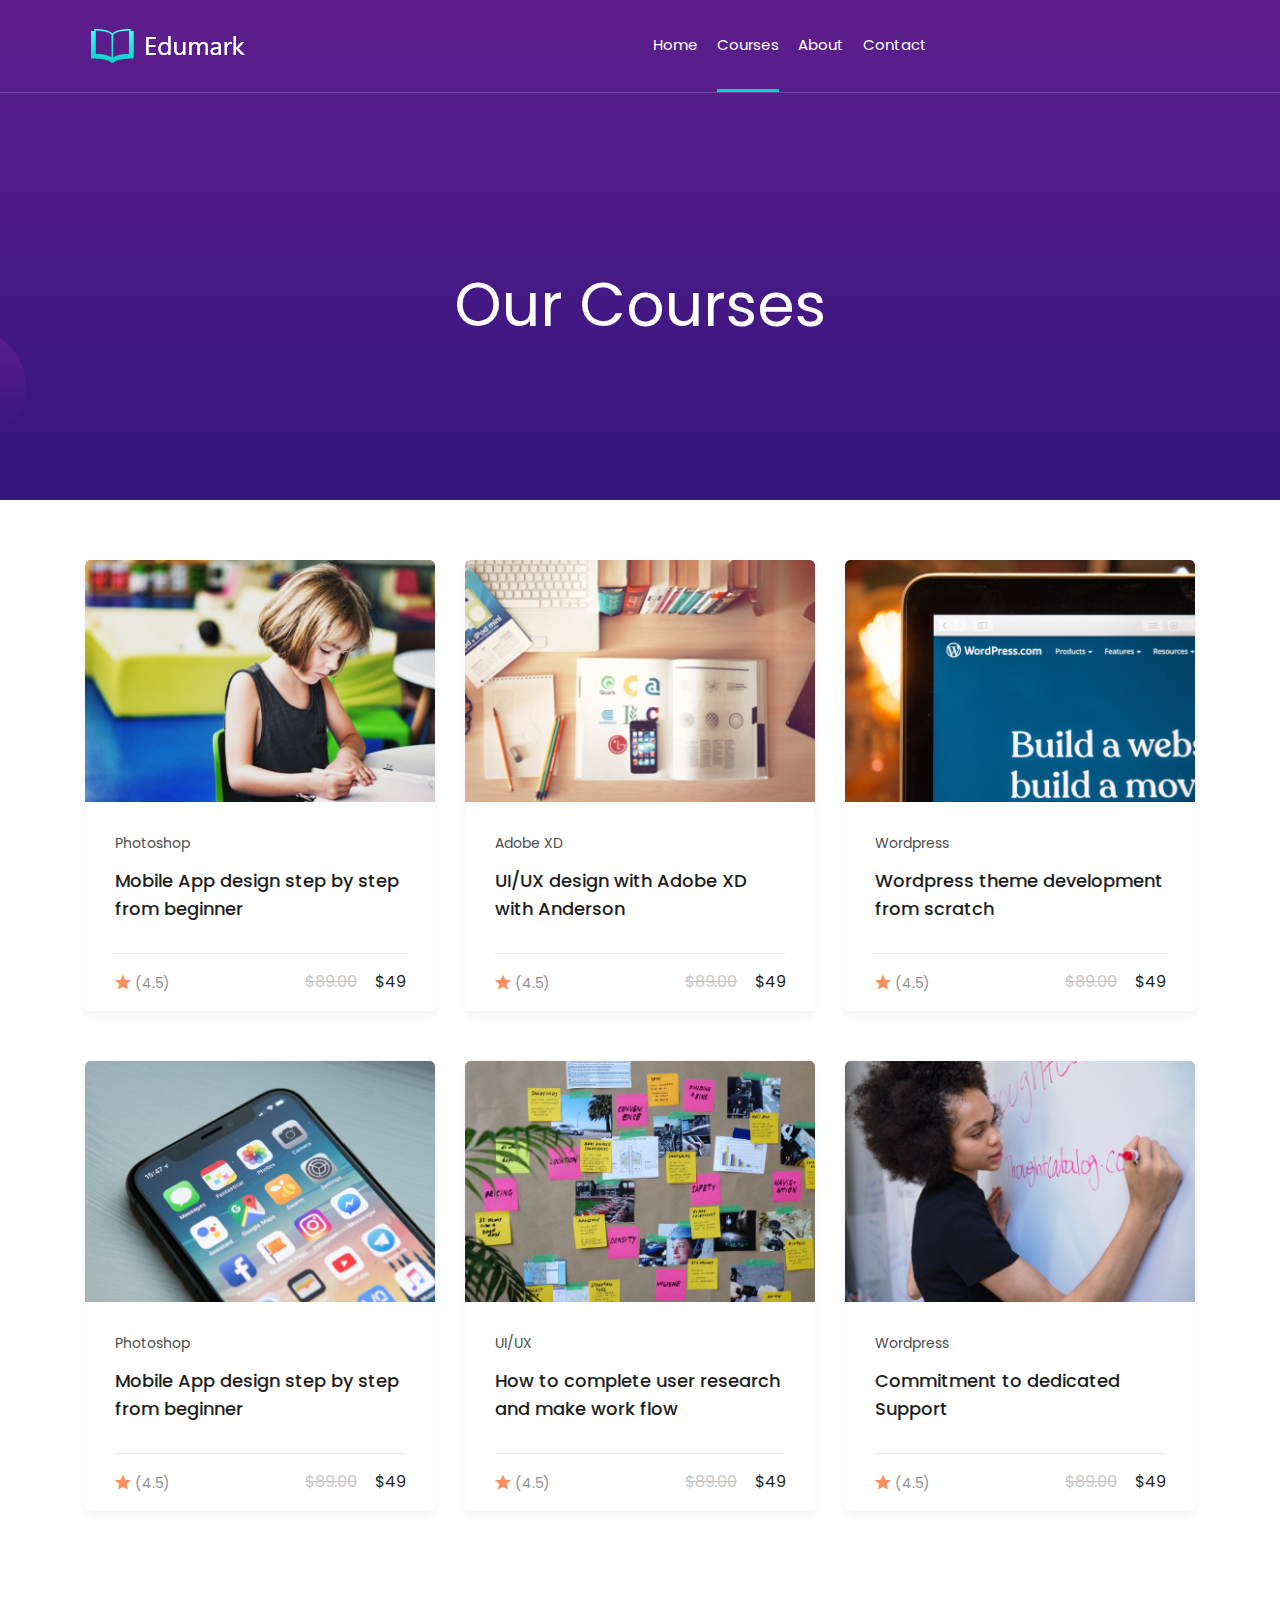
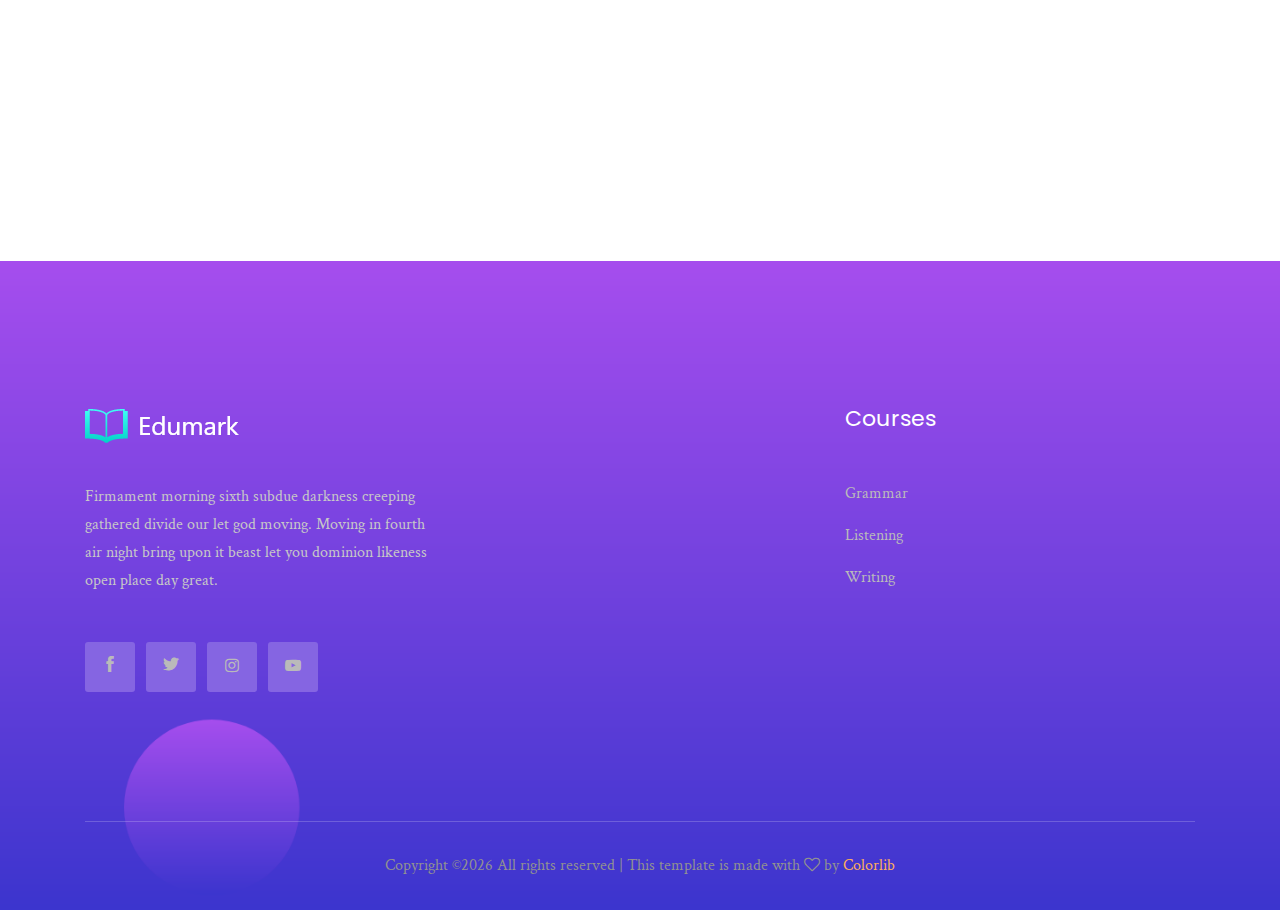
<file: courses.html>
<!doctype html>
<html class="no-js" lang="zxx">

<head>
    <meta charset="utf-8">
    <meta http-equiv="x-ua-compatible" content="ie=edge">
    <title>Edumark</title>
    <meta name="description" content="">
    <meta name="viewport" content="width=device-width, initial-scale=1">

    <!-- <link rel="manifest" href="site.webmanifest"> -->
    <link rel="shortcut icon" type="image/x-icon" href="img/favicon.png">
    <!-- Place favicon.ico in the root directory -->

    <!-- CSS here -->
    <link rel="stylesheet" href="css/bootstrap.min.css">
    <link rel="stylesheet" href="css/owl.carousel.min.css">
    <link rel="stylesheet" href="css/magnific-popup.css">
    <link rel="stylesheet" href="css/font-awesome.min.css">
    <link rel="stylesheet" href="css/themify-icons.css">
    <link rel="stylesheet" href="css/nice-select.css">
    <link rel="stylesheet" href="css/flaticon.css">
    <link rel="stylesheet" href="css/gijgo.css">
    <link rel="stylesheet" href="css/animate.css">
    <link rel="stylesheet" href="css/slicknav.css">
    <link rel="stylesheet" href="css/style.css">
    <!-- <link rel="stylesheet" href="css/responsive.css"> -->
</head>

<body>
    <!--[if lte IE 9]>
            <p class="browserupgrade">You are using an <strong>outdated</strong> browser. Please <a href="https://browsehappy.com/">upgrade your browser</a> to improve your experience and security.</p>
        <![endif]-->

    <!-- header-start -->
    <header>
        <div class="header-area ">
            <div id="sticky-header" class="main-header-area">
                <div class="container-fluid p-0">
                    <div class="row align-items-center no-gutters">
                        <div class="col-xl-3 col-lg-3">
                            <div class="logo-img">
                                <a href="index.html">
                                    <img src="img/logo.png" alt="">
                                </a>
                            </div>
                        </div>
                        <div class="col-xl-9 col-lg-9">
                            <div class="main-menu  d-none d-lg-block">
                                <nav>
                                    <ul id="navigation">
                                        <li><a  href="index.html">home</a></li>
                                        <li><a class="active" href="Courses.html">Courses</a></li>
                                        <li><a  href="about.html">About</a></li>
                                        <li><a  href="contact.html">Contact</a></li>
                                    </ul>
                                </nav>
                            </div>
                        </div>
                        
                        <div class="col-12">
                            <div class="mobile_menu d-block d-lg-none"></div>
                        </div>
                    </div>
                </div>
            </div>
        </div>
    </header>
    <!-- header-end -->
        <!-- bradcam_area_start -->
        <div class="bradcam_area breadcam_bg overlay2">
            <h3>Our Courses</h3>
        </div>
        <!-- bradcam_area_end -->

    <!-- popular_courses_start -->
    <div class="popular_courses mb-100">
        
    <div class="all_courses">
        <div class="container">
            <div class="tab-content" id="myTabContent">
                <div class="tab-pane fade show active" id="home" role="tabpanel" aria-labelledby="home-tab">
                        <div class="row">
                                <div class="col-xl-4 col-lg-4 col-md-6">
                                    <div class="single_courses">
                                        <div class="thumb">
                                            <a href="course_details.html">
                                                <img src="img/courses/1.png" alt="">
                                            </a>
                                        </div>
                                        <div class="courses_info">
                                            <span>Photoshop</span>
                                            <h3><a href="course_details.html">Mobile App design step by step <br>
                                                    from beginner</a></h3>
                                            <div class="star_prise d-flex justify-content-between">
                                                <div class="star">
                                                    <i class="flaticon-mark-as-favorite-star"></i>
                                                    <span>(4.5)</span>
                                                </div>
                                                <div class="prise">
                                                    <span class="offer">$89.00</span>
                                                    <span class="active_prise">
                                                        $49
                                                    </span>
                                                </div>
                                            </div>
                                        </div>
                                    </div>
                                </div>
                                <div class="col-xl-4 col-lg-4 col-md-6">
                                    <div class="single_courses">
                                        <div class="thumb">
                                            <a href="#">
                                                <img src="img/courses/2.png" alt="">
                                            </a>
                                        </div>
                                        <div class="courses_info">
                                            <span>Adobe XD</span>
                                            <h3><a href="#">UI/UX design with Adobe XD with Anderson</a></h3>
                                            <div class="star_prise d-flex justify-content-between">
                                                <div class="star">
                                                    <i class="flaticon-mark-as-favorite-star"></i>
                                                    <span>(4.5)</span>
                                                </div>
                                                <div class="prise">
                                                    <span class="offer">$89.00</span>
                                                    <span class="active_prise">
                                                        $49
                                                    </span>
                                                </div>
                                            </div>
                                        </div>
                                    </div>
                                </div>
                                <div class="col-xl-4 col-lg-4 col-md-6">
                                    <div class="single_courses">
                                        <div class="thumb">
                                            <a href="#">
                                                <img src="img/courses/3.png" alt="">
                                            </a>
                                        </div>
                                        <div class="courses_info">
                                            <span>Wordpress</span>
                                            <h3><a href="#">Wordpress theme development <br>
                                                    from scratch</a></h3>
                                            <div class="star_prise d-flex justify-content-between">
                                                <div class="star">
                                                    <i class="flaticon-mark-as-favorite-star"></i>
                                                    <span>(4.5)</span>
                                                </div>
                                                <div class="prise">
                                                    <span class="offer">$89.00</span>
                                                    <span class="active_prise">
                                                        $49
                                                    </span>
                                                </div>
                                            </div>
                                        </div>
                                    </div>
                                </div>
                                <div class="col-xl-4 col-lg-4 col-md-6">
                                    <div class="single_courses">
                                        <div class="thumb">
                                            <a href="#">
                                                <img src="img/courses/4.png" alt="">
                                            </a>
                                        </div>
                                        <div class="courses_info">
                                            <span>Photoshop</span>
                                            <h3><a href="#">Mobile App design step by step <br>
                                                    from beginner</a></h3>
                                            <div class="star_prise d-flex justify-content-between">
                                                <div class="star">
                                                    <i class="flaticon-mark-as-favorite-star"></i>
                                                    <span>(4.5)</span>
                                                </div>
                                                <div class="prise">
                                                    <span class="offer">$89.00</span>
                                                    <span class="active_prise">
                                                        $49
                                                    </span>
                                                </div>
                                            </div>
                                        </div>
                                    </div>
                                </div>
                                <div class="col-xl-4 col-lg-4 col-md-6">
                                    <div class="single_courses">
                                        <div class="thumb">
                                            <img src="img/courses/5.png" alt="">
                                        </div>
                                        <div class="courses_info">
                                            <span>UI/UX</span>
                                            <h3><a href="#">How to complete user research <br>
                                                    and make work flow</a></h3>
                                            <div class="star_prise d-flex justify-content-between">
                                                <div class="star">
                                                    <i class="flaticon-mark-as-favorite-star"></i>
                                                    <span>(4.5)</span>
                                                </div>
                                                <div class="prise">
                                                    <span class="offer">$89.00</span>
                                                    <span class="active_prise">
                                                        $49
                                                    </span>
                                                </div>
                                            </div>
                                        </div>
                                    </div>
                                </div>
                                <div class="col-xl-4 col-lg-4 col-md-6">
                                    <div class="single_courses">
                                        <div class="thumb">
                                            <a href="#">
                                                <img src="img/courses/6.png" alt="">
                                            </a>
                                        </div>
                                        <div class="courses_info">
                                            <span>Wordpress</span>
                                            <h3><a href="#">Commitment to dedicated <br>
                                                    Support</a></h3>
                                            <div class="star_prise d-flex justify-content-between">
                                                <div class="star">
                                                    <i class="flaticon-mark-as-favorite-star"></i>
                                                    <span>(4.5)</span>
                                                </div>
                                                <div class="prise">
                                                    <span class="offer">$89.00</span>
                                                    <span class="active_prise">
                                                        $49
                                                    </span>
                                                </div>
                                            </div>
                                        </div>
                                    </div>
                                </div>
                            </div>
                </div>
            </div>
        </div>
    </div>
</div>
</div>
<!-- popular_courses_end-->


<!-- testimonial_area_start -->

<!-- testimonial_area_end -->

<!-- our_courses_start -->

<!-- our_courses_end -->

<!-- subscribe_newsletter_Start -->

<!-- subscribe_newsletter_end -->

<!-- our_latest_blog_start -->

<!-- our_latest_blog_end -->


<!-- footer -->
<footer class="footer footer_bg_1">
    <div class="footer_top">
        <div class="container">
            <div class="row">
                <div class="col-xl-4 col-md-6 col-lg-4">
                    <div class="footer_widget">
                        <div class="footer_logo">
                            <a href="#">
                                <img src="img/logo.png" alt="">
                            </a>
                        </div>
                        <p>
                            Firmament morning sixth subdue darkness creeping gathered divide our let god moving.
                            Moving in fourth air night bring upon it beast let you dominion likeness open place day
                            great.
                        </p>
                        <div class="socail_links">
                            <ul>
                                <li>
                                    <a href="#">
                                        <i class="ti-facebook"></i>
                                    </a>
                                </li>
                                <li>
                                    <a href="#">
                                        <i class="ti-twitter-alt"></i>
                                    </a>
                                </li>
                                <li>
                                    <a href="#">
                                        <i class="fa fa-instagram"></i>
                                    </a>
                                </li>
                                <li>
                                    <a href="#">
                                        <i class="fa fa-youtube-play"></i>
                                    </a>
                                </li>
                            </ul>
                        </div>

                    </div>
                </div>
                <div class="col-xl-4 offset-xl-4 col-md-6 col-lg-6">
                    <div class="footer_widget">
                        <h3 class="footer_title">
                            Courses
                        </h3>
                        <ul>
                            <li><a href="#">Grammar</a></li>
                            <li><a href="#">Listening</a></li>
                            <li><a href="#">Writing</a></li>
                        </ul>

                    </div>
                </div>
                
                
            </div>
        </div>
    </div>
    <div class="copy-right_text">
        <div class="container">
            <div class="footer_border"></div>
            <div class="row">
                <div class="col-xl-12">
                    <p class="copy_right text-center">
                        <!-- Link back to Colorlib can't be removed. Template is licensed under CC BY 3.0. -->
Copyright &copy;<script>document.write(new Date().getFullYear());</script> All rights reserved | This template is made with <i class="fa fa-heart-o" aria-hidden="true"></i> by <a href="https://colorlib.com" target="_blank">Colorlib</a>
<!-- Link back to Colorlib can't be removed. Template is licensed under CC BY 3.0. -->
                    </p>
                </div>
            </div>
        </div>
    </div>
</footer>
    <!-- footer -->


    <!-- form itself end-->
    <form id="test-form" class="white-popup-block mfp-hide">
        <div class="popup_box ">
            <div class="popup_inner">
                <div class="logo text-center">
                    <a href="#">
                        <img src="img/form-logo.png" alt="">
                    </a>
                </div>
                <h3>Sign in</h3>
                <form action="#">
                    <div class="row">
                        <div class="col-xl-12 col-md-12">
                            <input type="email" placeholder="Enter email">
                        </div>
                        <div class="col-xl-12 col-md-12">
                            <input type="password" placeholder="Password">
                        </div>
                        <div class="col-xl-12">
                            <button type="submit" class="boxed_btn_orange">Sign in</button>
                        </div>
                    </div>
                </form>
                <p class="doen_have_acc">Don’t have an account? <a class="dont-hav-acc" href="#test-form2">Sign Up</a>
                </p>
            </div>
        </div>
    </form>
    <!-- form itself end -->

    <!-- form itself end-->
    <form id="test-form2" class="white-popup-block mfp-hide">
        <div class="popup_box ">
            <div class="popup_inner">
                <div class="logo text-center">
                    <a href="#">
                        <img src="img/form-logo.png" alt="">
                    </a>
                </div>
                <h3>Resistration</h3>
                <form action="#">
                    <div class="row">
                        <div class="col-xl-12 col-md-12">
                            <input type="email" placeholder="Enter email">
                        </div>
                        <div class="col-xl-12 col-md-12">
                            <input type="password" placeholder="Password">
                        </div>
                        <div class="col-xl-12 col-md-12">
                            <input type="Password" placeholder="Confirm password">
                        </div>
                        <div class="col-xl-12">
                            <button type="submit" class="boxed_btn_orange">Sign Up</button>
                        </div>
                    </div>
                </form>
            </div>
        </div>
    </form>
    <!-- form itself end -->


    <!-- JS here -->
    <script src="js/vendor/modernizr-3.5.0.min.js"></script>
    <script src="js/vendor/jquery-1.12.4.min.js"></script>
    <script src="js/popper.min.js"></script>
    <script src="js/bootstrap.min.js"></script>
    <script src="js/owl.carousel.min.js"></script>
    <script src="js/isotope.pkgd.min.js"></script>
    <script src="js/ajax-form.js"></script>
    <script src="js/waypoints.min.js"></script>
    <script src="js/jquery.counterup.min.js"></script>
    <script src="js/imagesloaded.pkgd.min.js"></script>
    <script src="js/scrollIt.js"></script>
    <script src="js/jquery.scrollUp.min.js"></script>
    <script src="js/wow.min.js"></script>
    <script src="js/nice-select.min.js"></script>
    <script src="js/jquery.slicknav.min.js"></script>
    <script src="js/jquery.magnific-popup.min.js"></script>
    <script src="js/plugins.js"></script>
    <script src="js/gijgo.min.js"></script>

    <!--contact js-->
    <script src="js/contact.js"></script>
    <script src="js/jquery.ajaxchimp.min.js"></script>
    <script src="js/jquery.form.js"></script>
    <script src="js/jquery.validate.min.js"></script>
    <script src="js/mail-script.js"></script>

    <script src="js/main.js"></script>
</body>

</html>
</file>
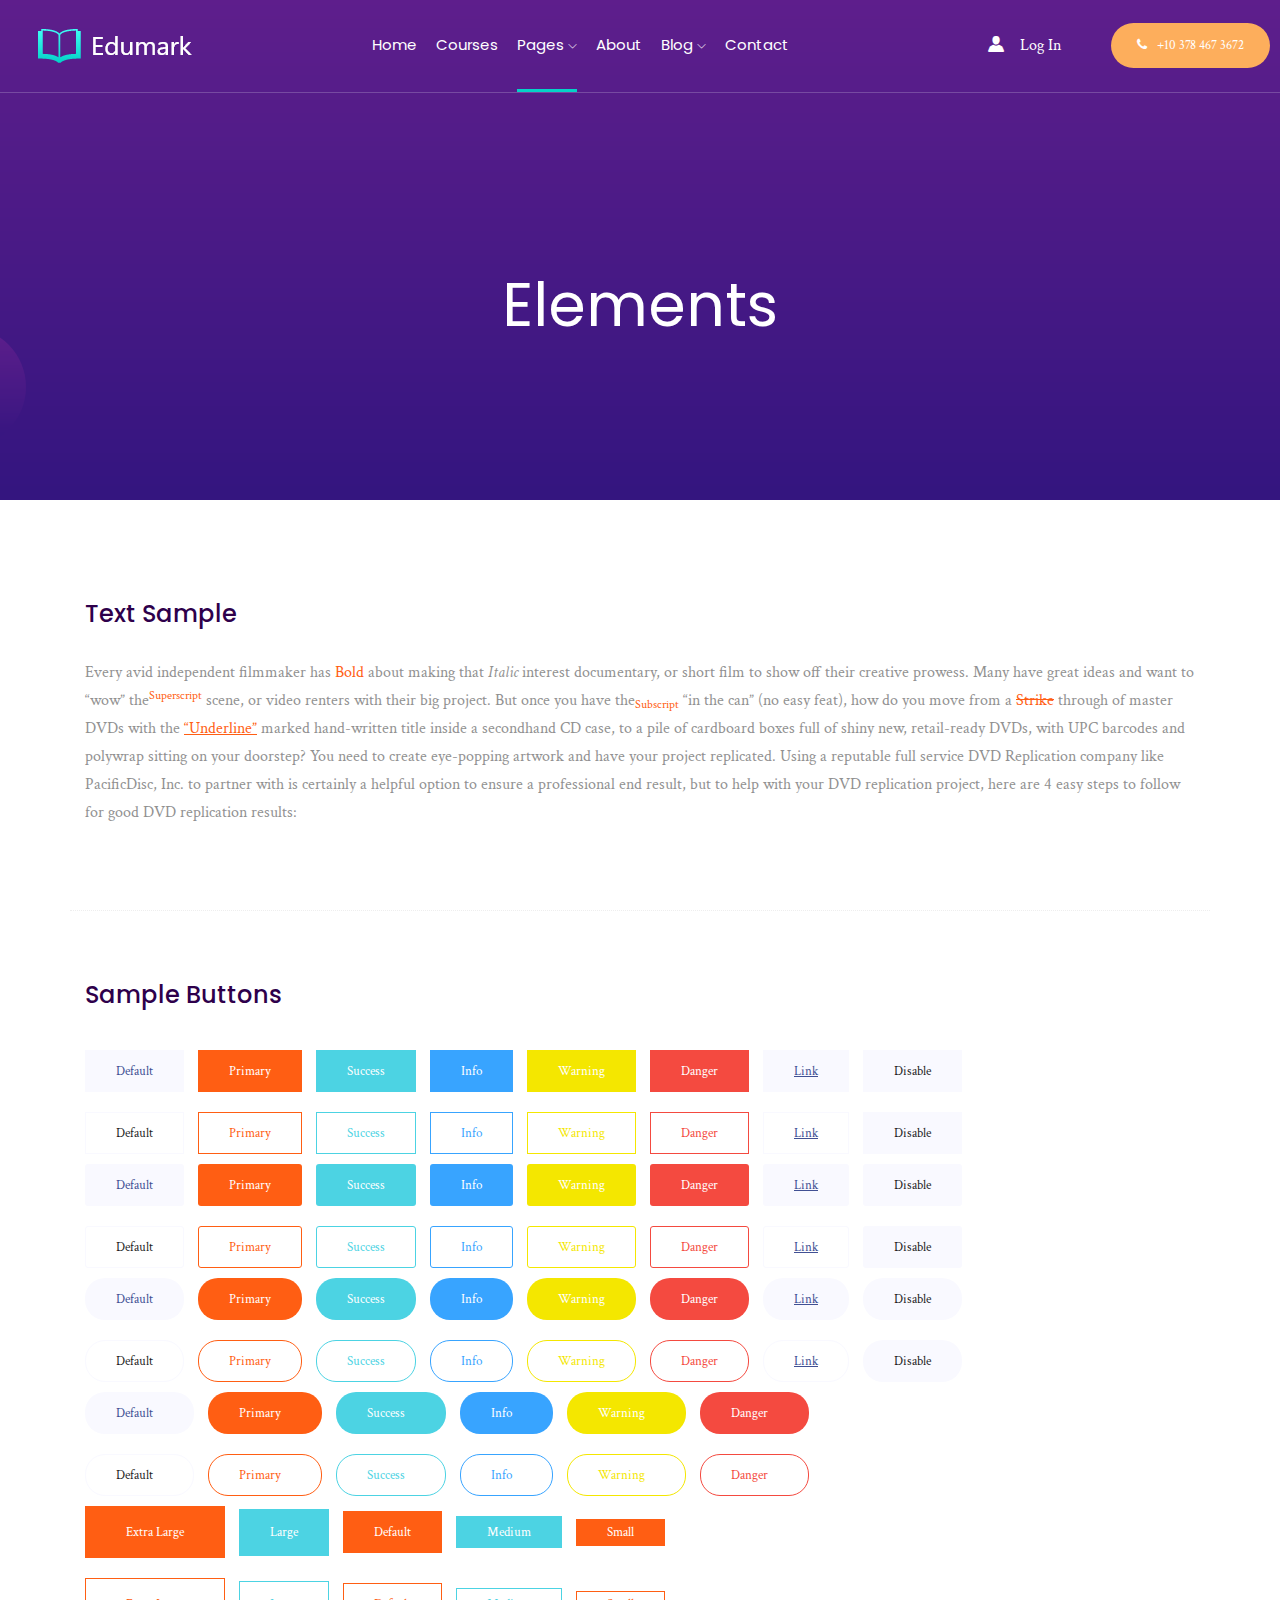
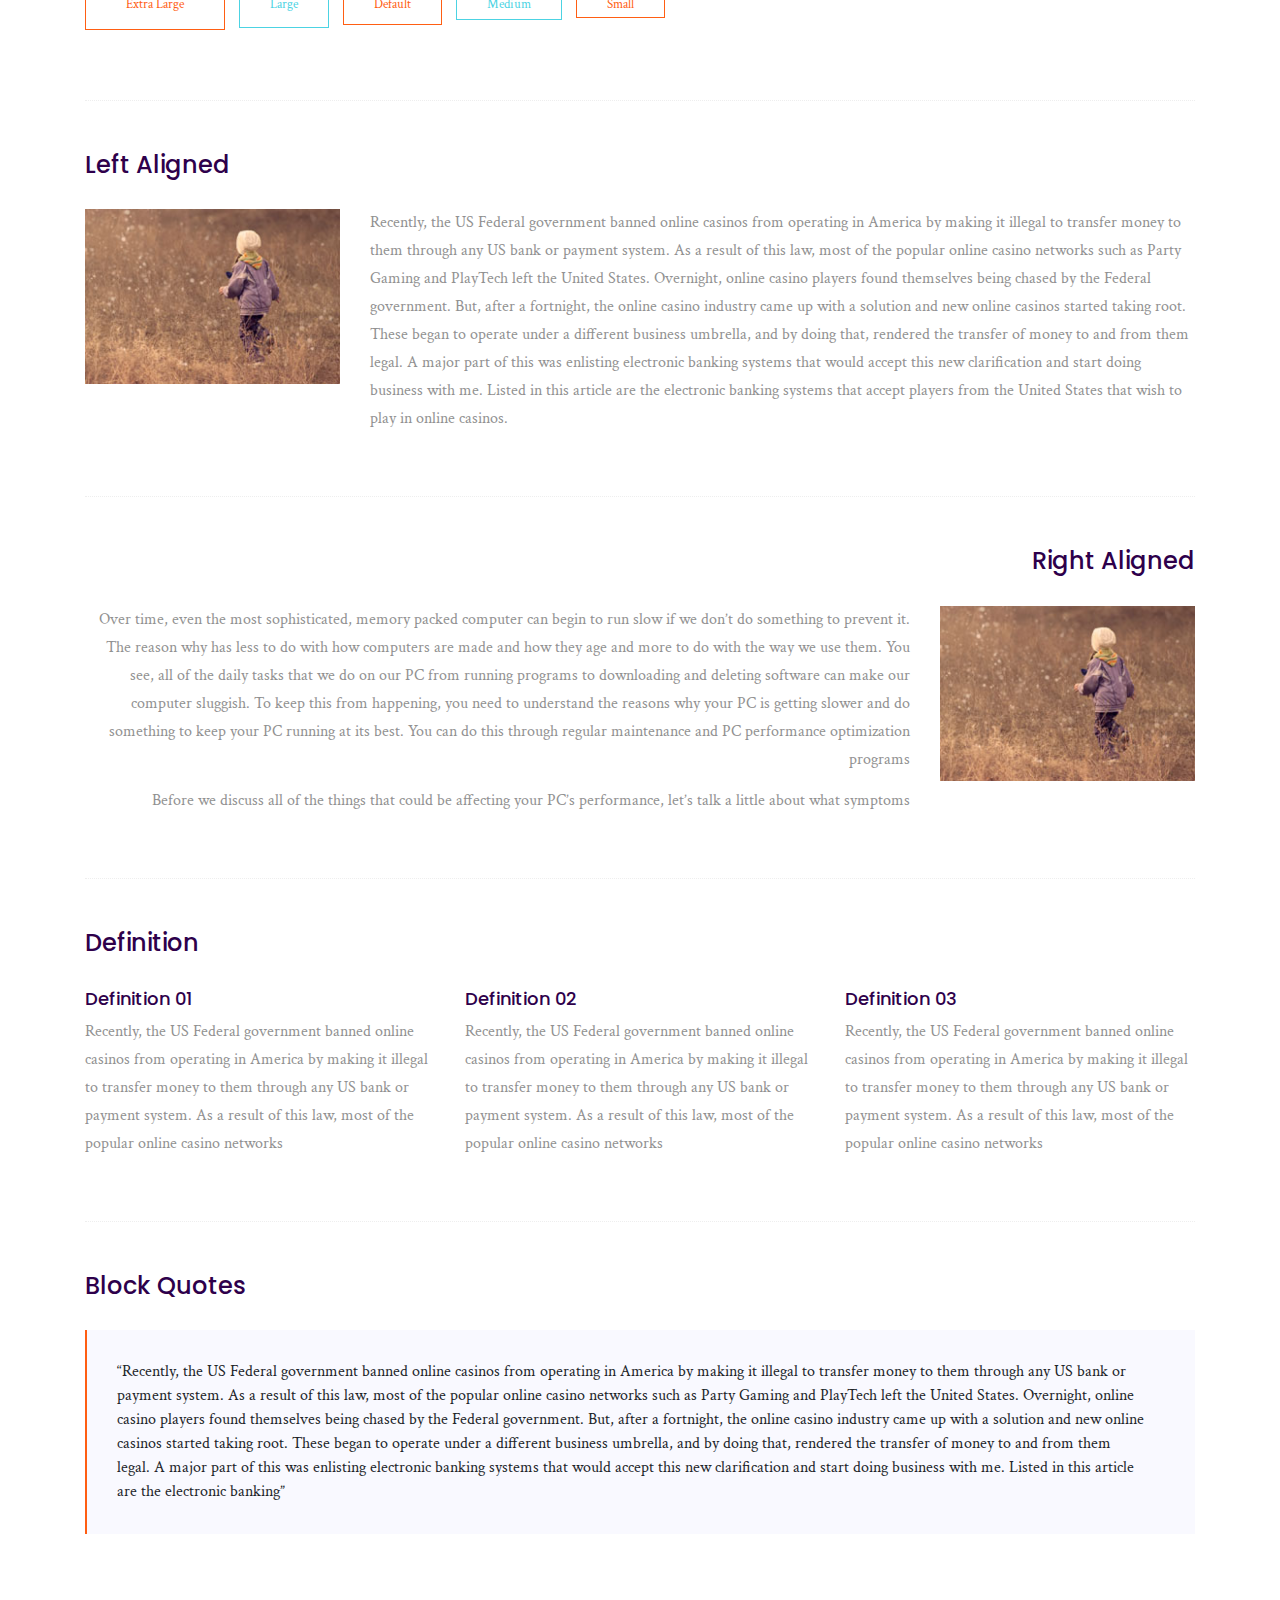
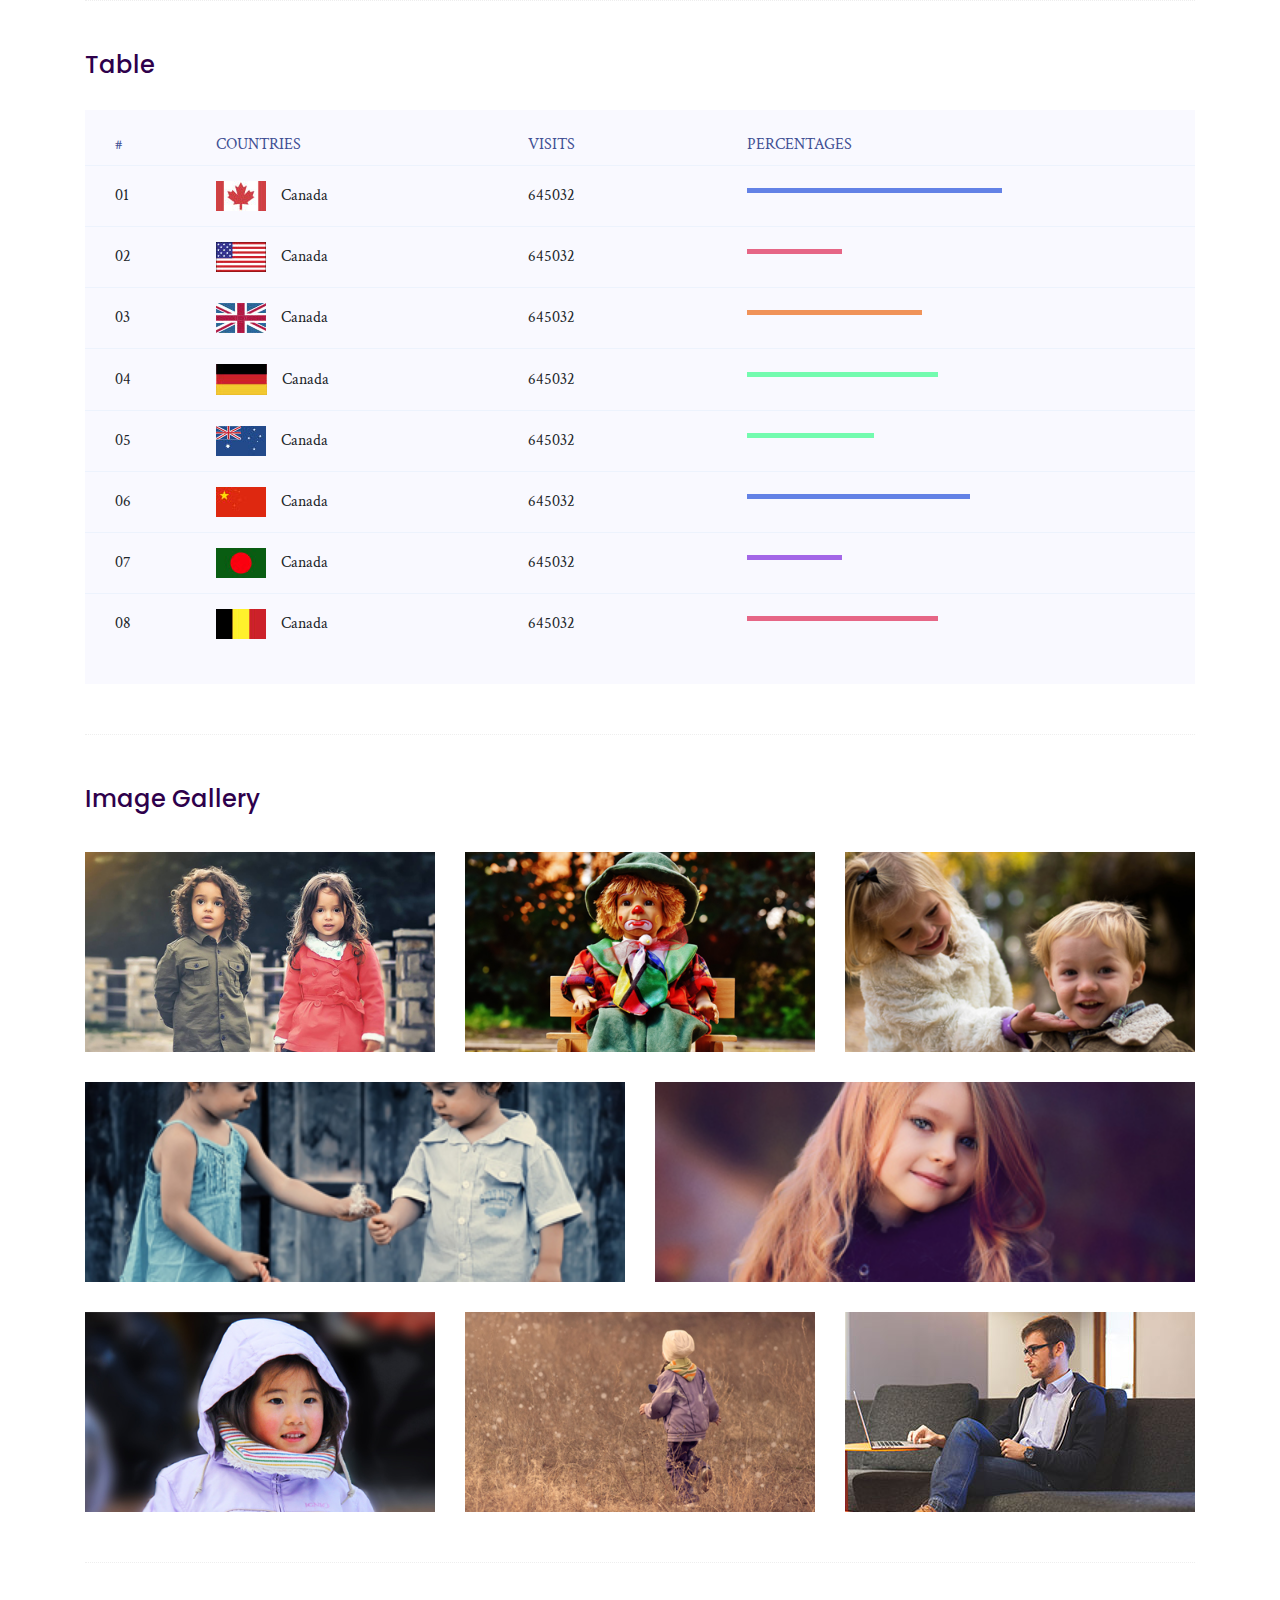
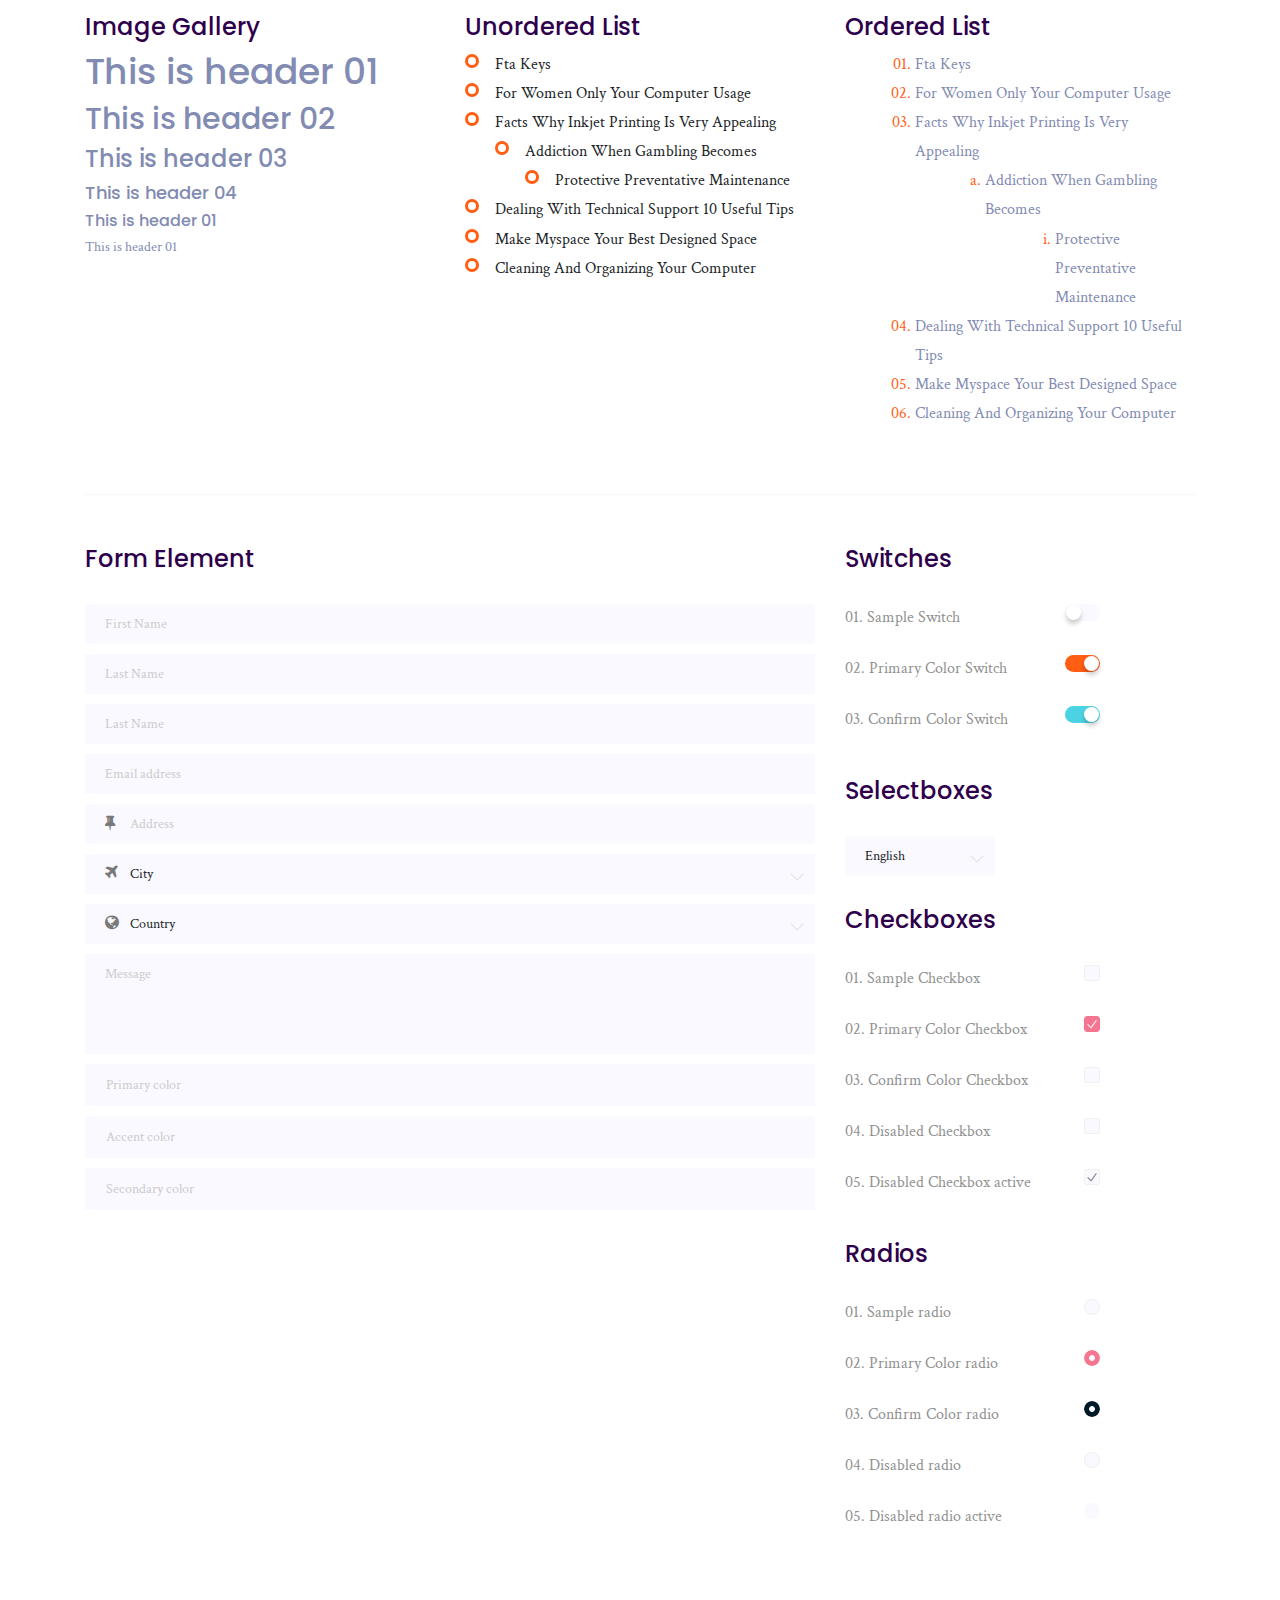
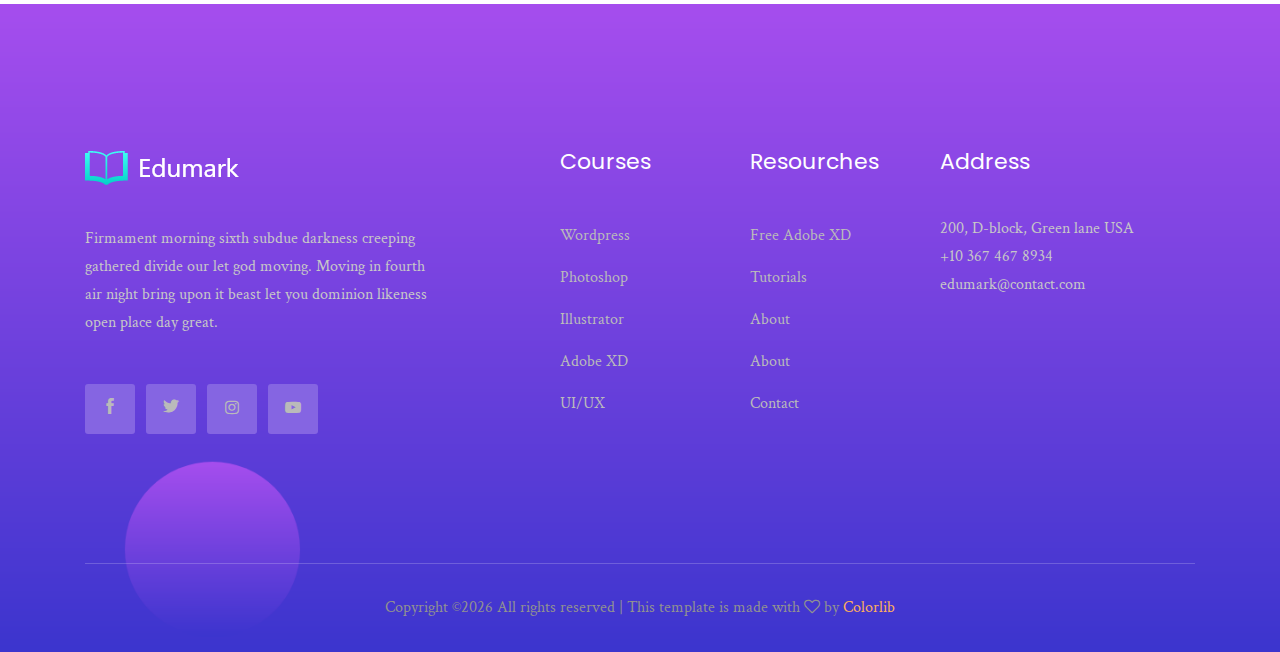
<file: elements.html>
<!doctype html>
<html class="no-js" lang="zxx">

<head>
	<meta charset="utf-8">
	<meta http-equiv="x-ua-compatible" content="ie=edge">
	<title>Edumark</title>
	<meta name="description" content="">
	<meta name="viewport" content="width=device-width, initial-scale=1">

	<!-- <link rel="manifest" href="site.webmanifest"> -->
	<link rel="shortcut icon" type="image/x-icon" href="img/favicon.png">
	<!-- Place favicon.ico in the root directory -->

	<!-- CSS here -->
	<link rel="stylesheet" href="css/bootstrap.min.css">
	<link rel="stylesheet" href="css/owl.carousel.min.css">
	<link rel="stylesheet" href="css/magnific-popup.css">
	<link rel="stylesheet" href="css/font-awesome.min.css">
	<link rel="stylesheet" href="css/themify-icons.css">
	<link rel="stylesheet" href="css/nice-select.css">
	<link rel="stylesheet" href="css/flaticon.css">
	<link rel="stylesheet" href="css/gijgo.css">
	<link rel="stylesheet" href="css/animate.css">
	<link rel="stylesheet" href="css/slicknav.css">
	<link rel="stylesheet" href="css/style.css">
	<!-- <link rel="stylesheet" href="css/responsive.css"> -->
</head>

<body>
	<!--[if lte IE 9]>
            <p class="browserupgrade">You are using an <strong>outdated</strong> browser. Please <a href="https://browsehappy.com/">upgrade your browser</a> to improve your experience and security.</p>
        <![endif]-->

    <!-- header-start -->
    <header>
        <div class="header-area ">
            <div id="sticky-header" class="main-header-area">
                <div class="container-fluid p-0">
                    <div class="row align-items-center no-gutters">
                        <div class="col-xl-2 col-lg-2">
                            <div class="logo-img">
                                <a href="index.html">
                                    <img src="img/logo.png" alt="">
                                </a>
                            </div>
                        </div>
                        <div class="col-xl-7 col-lg-7">
                            <div class="main-menu  d-none d-lg-block">
                                <nav>
                                    <ul id="navigation">
                                        <li><a href="index.html">home</a></li>
                                        <li><a href="Courses.html">Courses</a></li>
                                        <li><a class="active" href="#">pages <i class="ti-angle-down"></i></a>
                                            <ul class="submenu">
												<li><a href="course_details.html">course details</a></li>
                                                <li><a href="elements.html">elements</a></li>
                                            </ul>
                                        </li>
                                        <li><a href="about.html">About</a></li>
                                        <li><a href="#">blog <i class="ti-angle-down"></i></a>
                                            <ul class="submenu">
                                                <li><a href="blog.html">blog</a></li>
                                                <li><a href="single-blog.html">single-blog</a></li>
                                            </ul>
                                        </li>
                                        <li><a href="contact.html">Contact</a></li>
                                    </ul>
                                </nav>
                            </div>
                        </div>
                        <div class="col-xl-3 col-lg-3 d-none d-lg-block">
                            <div class="log_chat_area d-flex align-items-center">
                                <a href="#test-form" class="login popup-with-form">
                                    <i class="flaticon-user"></i>
                                    <span>log in</span>
                                </a>
                                <div class="live_chat_btn">
                                    <a class="boxed_btn_orange" href="#">
                                        <i class="fa fa-phone"></i>
                                        <span>+10 378 467 3672</span>
                                    </a>
                                </div>
                            </div>
                        </div>
                        <div class="col-12">
                            <div class="mobile_menu d-block d-lg-none"></div>
                        </div>
                    </div>
                </div>
            </div>
        </div>
    </header>
    <!-- header-end -->
	
		<!-- bradcam_area_start -->
		<div class="bradcam_area breadcam_bg overlay2">
				<h3>Elements</h3>
			</div>
			<!-- bradcam_area_end -->

	<!-- Start Sample Area -->
	<section class="sample-text-area">
		<div class="container box_1170">
			<h3 class="text-heading">Text Sample</h3>
			<p class="sample-text">
				Every avid independent filmmaker has <b>Bold</b> about making that <i>Italic</i> interest documentary,
				or short
				film to show off their creative prowess. Many have great ideas and want to “wow”
				the<sup>Superscript</sup> scene,
				or video renters with their big project. But once you have the<sub>Subscript</sub> “in the can” (no easy
				feat), how
				do you move from a <del>Strike</del> through of master DVDs with the <u>“Underline”</u> marked
				hand-written title
				inside a secondhand CD case, to a pile of cardboard boxes full of shiny new, retail-ready DVDs, with UPC
				barcodes
				and polywrap sitting on your doorstep? You need to create eye-popping artwork and have your project
				replicated.
				Using a reputable full service DVD Replication company like PacificDisc, Inc. to partner with is
				certainly a
				helpful option to ensure a professional end result, but to help with your DVD replication project, here
				are 4 easy
				steps to follow for good DVD replication results:

			</p>
		</div>
	</section>
	<!-- End Sample Area -->

	<!-- Start Button -->
	<section class="button-area">
		<div class="container box_1170 border-top-generic">
			<h3 class="text-heading">Sample Buttons</h3>
			<div class="button-group-area">
				<a href="#" class="genric-btn default">Default</a>
				<a href="#" class="genric-btn primary">Primary</a>
				<a href="#" class="genric-btn success">Success</a>
				<a href="#" class="genric-btn info">Info</a>
				<a href="#" class="genric-btn warning">Warning</a>
				<a href="#" class="genric-btn danger">Danger</a>
				<a href="#" class="genric-btn link">Link</a>
				<a href="#" class="genric-btn disable">Disable</a>
			</div>
			<div class="button-group-area mt-10">
				<a href="#" class="genric-btn default-border">Default</a>
				<a href="#" class="genric-btn primary-border">Primary</a>
				<a href="#" class="genric-btn success-border">Success</a>
				<a href="#" class="genric-btn info-border">Info</a>
				<a href="#" class="genric-btn warning-border">Warning</a>
				<a href="#" class="genric-btn danger-border">Danger</a>
				<a href="#" class="genric-btn link-border">Link</a>
				<a href="#" class="genric-btn disable">Disable</a>
			</div>
			<div class="button-group-area mt-40">
				<a href="#" class="genric-btn default radius">Default</a>
				<a href="#" class="genric-btn primary radius">Primary</a>
				<a href="#" class="genric-btn success radius">Success</a>
				<a href="#" class="genric-btn info radius">Info</a>
				<a href="#" class="genric-btn warning radius">Warning</a>
				<a href="#" class="genric-btn danger radius">Danger</a>
				<a href="#" class="genric-btn link radius">Link</a>
				<a href="#" class="genric-btn disable radius">Disable</a>
			</div>
			<div class="button-group-area mt-10">
				<a href="#" class="genric-btn default-border radius">Default</a>
				<a href="#" class="genric-btn primary-border radius">Primary</a>
				<a href="#" class="genric-btn success-border radius">Success</a>
				<a href="#" class="genric-btn info-border radius">Info</a>
				<a href="#" class="genric-btn warning-border radius">Warning</a>
				<a href="#" class="genric-btn danger-border radius">Danger</a>
				<a href="#" class="genric-btn link-border radius">Link</a>
				<a href="#" class="genric-btn disable radius">Disable</a>
			</div>
			<div class="button-group-area mt-40">
				<a href="#" class="genric-btn default circle">Default</a>
				<a href="#" class="genric-btn primary circle">Primary</a>
				<a href="#" class="genric-btn success circle">Success</a>
				<a href="#" class="genric-btn info circle">Info</a>
				<a href="#" class="genric-btn warning circle">Warning</a>
				<a href="#" class="genric-btn danger circle">Danger</a>
				<a href="#" class="genric-btn link circle">Link</a>
				<a href="#" class="genric-btn disable circle">Disable</a>
			</div>
			<div class="button-group-area mt-10">
				<a href="#" class="genric-btn default-border circle">Default</a>
				<a href="#" class="genric-btn primary-border circle">Primary</a>
				<a href="#" class="genric-btn success-border circle">Success</a>
				<a href="#" class="genric-btn info-border circle">Info</a>
				<a href="#" class="genric-btn warning-border circle">Warning</a>
				<a href="#" class="genric-btn danger-border circle">Danger</a>
				<a href="#" class="genric-btn link-border circle">Link</a>
				<a href="#" class="genric-btn disable circle">Disable</a>
			</div>
			<div class="button-group-area mt-40">
				<a href="#" class="genric-btn default circle arrow">Default<span class="lnr lnr-arrow-right"></span></a>
				<a href="#" class="genric-btn primary circle arrow">Primary<span class="lnr lnr-arrow-right"></span></a>
				<a href="#" class="genric-btn success circle arrow">Success<span class="lnr lnr-arrow-right"></span></a>
				<a href="#" class="genric-btn info circle arrow">Info<span class="lnr lnr-arrow-right"></span></a>
				<a href="#" class="genric-btn warning circle arrow">Warning<span class="lnr lnr-arrow-right"></span></a>
				<a href="#" class="genric-btn danger circle arrow">Danger<span class="lnr lnr-arrow-right"></span></a>
			</div>
			<div class="button-group-area mt-10">
				<a href="#" class="genric-btn default-border circle arrow">Default<span
						class="lnr lnr-arrow-right"></span></a>
				<a href="#" class="genric-btn primary-border circle arrow">Primary<span
						class="lnr lnr-arrow-right"></span></a>
				<a href="#" class="genric-btn success-border circle arrow">Success<span
						class="lnr lnr-arrow-right"></span></a>
				<a href="#" class="genric-btn info-border circle arrow">Info<span
						class="lnr lnr-arrow-right"></span></a>
				<a href="#" class="genric-btn warning-border circle arrow">Warning<span
						class="lnr lnr-arrow-right"></span></a>
				<a href="#" class="genric-btn danger-border circle arrow">Danger<span
						class="lnr lnr-arrow-right"></span></a>
			</div>
			<div class="button-group-area mt-40">
				<a href="#" class="genric-btn primary e-large">Extra Large</a>
				<a href="#" class="genric-btn success large">Large</a>
				<a href="#" class="genric-btn primary">Default</a>
				<a href="#" class="genric-btn success medium">Medium</a>
				<a href="#" class="genric-btn primary small">Small</a>
			</div>
			<div class="button-group-area mt-10">
				<a href="#" class="genric-btn primary-border e-large">Extra Large</a>
				<a href="#" class="genric-btn success-border large">Large</a>
				<a href="#" class="genric-btn primary-border">Default</a>
				<a href="#" class="genric-btn success-border medium">Medium</a>
				<a href="#" class="genric-btn primary-border small">Small</a>
			</div>
		</div>
	</section>
	<!-- End Button -->

	<!-- Start Align Area -->
	<div class="whole-wrap">
		<div class="container box_1170">
			<div class="section-top-border">
				<h3 class="mb-30">Left Aligned</h3>
				<div class="row">
					<div class="col-md-3">
						<img src="img/elements/d.jpg" alt="" class="img-fluid">
					</div>
					<div class="col-md-9 mt-sm-20">
						<p>Recently, the US Federal government banned online casinos from operating in America by making
							it illegal to
							transfer money to them through any US bank or payment system. As a result of this law, most
							of the popular
							online casino networks such as Party Gaming and PlayTech left the United States. Overnight,
							online casino
							players found themselves being chased by the Federal government. But, after a fortnight, the
							online casino
							industry came up with a solution and new online casinos started taking root. These began to
							operate under a
							different business umbrella, and by doing that, rendered the transfer of money to and from
							them legal. A major
							part of this was enlisting electronic banking systems that would accept this new
							clarification and start doing
							business with me. Listed in this article are the electronic banking systems that accept
							players from the United
							States that wish to play in online casinos.</p>
					</div>
				</div>
			</div>
			<div class="section-top-border text-right">
				<h3 class="mb-30">Right Aligned</h3>
				<div class="row">
					<div class="col-md-9">
						<p class="text-right">Over time, even the most sophisticated, memory packed computer can begin
							to run slow if we
							don’t do something to prevent it. The reason why has less to do with how computers are made
							and how they age and
							more to do with the way we use them. You see, all of the daily tasks that we do on our PC
							from running programs
							to downloading and deleting software can make our computer sluggish. To keep this from
							happening, you need to
							understand the reasons why your PC is getting slower and do something to keep your PC
							running at its best. You
							can do this through regular maintenance and PC performance optimization programs</p>
						<p class="text-right">Before we discuss all of the things that could be affecting your PC’s
							performance, let’s
							talk a little about what symptoms</p>
					</div>
					<div class="col-md-3">
						<img src="img/elements/d.jpg" alt="" class="img-fluid">
					</div>
				</div>
			</div>
			<div class="section-top-border">
				<h3 class="mb-30">Definition</h3>
				<div class="row">
					<div class="col-md-4">
						<div class="single-defination">
							<h4 class="mb-20">Definition 01</h4>
							<p>Recently, the US Federal government banned online casinos from operating in America by
								making it illegal to
								transfer money to them through any US bank or payment system. As a result of this law,
								most of the popular
								online casino networks</p>
						</div>
					</div>
					<div class="col-md-4">
						<div class="single-defination">
							<h4 class="mb-20">Definition 02</h4>
							<p>Recently, the US Federal government banned online casinos from operating in America by
								making it illegal to
								transfer money to them through any US bank or payment system. As a result of this law,
								most of the popular
								online casino networks</p>
						</div>
					</div>
					<div class="col-md-4">
						<div class="single-defination">
							<h4 class="mb-20">Definition 03</h4>
							<p>Recently, the US Federal government banned online casinos from operating in America by
								making it illegal to
								transfer money to them through any US bank or payment system. As a result of this law,
								most of the popular
								online casino networks</p>
						</div>
					</div>
				</div>
			</div>
			<div class="section-top-border">
				<h3 class="mb-30">Block Quotes</h3>
				<div class="row">
					<div class="col-lg-12">
						<blockquote class="generic-blockquote">
							“Recently, the US Federal government banned online casinos from operating in America by
							making it illegal to
							transfer money to them through any US bank or payment system. As a result of this law, most
							of the popular
							online casino networks such as Party Gaming and PlayTech left the United States. Overnight,
							online casino
							players found themselves being chased by the Federal government. But, after a fortnight, the
							online casino
							industry came up with a solution and new online casinos started taking root. These began to
							operate under a
							different business umbrella, and by doing that, rendered the transfer of money to and from
							them legal. A major
							part of this was enlisting electronic banking systems that would accept this new
							clarification and start doing
							business with me. Listed in this article are the electronic banking”
						</blockquote>
					</div>
				</div>
			</div>
			<div class="section-top-border">
				<h3 class="mb-30">Table</h3>
				<div class="progress-table-wrap">
					<div class="progress-table">
						<div class="table-head">
							<div class="serial">#</div>
							<div class="country">Countries</div>
							<div class="visit">Visits</div>
							<div class="percentage">Percentages</div>
						</div>
						<div class="table-row">
							<div class="serial">01</div>
							<div class="country"> <img src="img/elements/f1.jpg" alt="flag">Canada</div>
							<div class="visit">645032</div>
							<div class="percentage">
								<div class="progress">
									<div class="progress-bar color-1" role="progressbar" style="width: 80%"
										aria-valuenow="80" aria-valuemin="0" aria-valuemax="100"></div>
								</div>
							</div>
						</div>
						<div class="table-row">
							<div class="serial">02</div>
							<div class="country"> <img src="img/elements/f2.jpg" alt="flag">Canada</div>
							<div class="visit">645032</div>
							<div class="percentage">
								<div class="progress">
									<div class="progress-bar color-2" role="progressbar" style="width: 30%"
										aria-valuenow="30" aria-valuemin="0" aria-valuemax="100"></div>
								</div>
							</div>
						</div>
						<div class="table-row">
							<div class="serial">03</div>
							<div class="country"> <img src="img/elements/f3.jpg" alt="flag">Canada</div>
							<div class="visit">645032</div>
							<div class="percentage">
								<div class="progress">
									<div class="progress-bar color-3" role="progressbar" style="width: 55%"
										aria-valuenow="55" aria-valuemin="0" aria-valuemax="100"></div>
								</div>
							</div>
						</div>
						<div class="table-row">
							<div class="serial">04</div>
							<div class="country"> <img src="img/elements/f4.jpg" alt="flag">Canada</div>
							<div class="visit">645032</div>
							<div class="percentage">
								<div class="progress">
									<div class="progress-bar color-4" role="progressbar" style="width: 60%"
										aria-valuenow="60" aria-valuemin="0" aria-valuemax="100"></div>
								</div>
							</div>
						</div>
						<div class="table-row">
							<div class="serial">05</div>
							<div class="country"> <img src="img/elements/f5.jpg" alt="flag">Canada</div>
							<div class="visit">645032</div>
							<div class="percentage">
								<div class="progress">
									<div class="progress-bar color-5" role="progressbar" style="width: 40%"
										aria-valuenow="40" aria-valuemin="0" aria-valuemax="100"></div>
								</div>
							</div>
						</div>
						<div class="table-row">
							<div class="serial">06</div>
							<div class="country"> <img src="img/elements/f6.jpg" alt="flag">Canada</div>
							<div class="visit">645032</div>
							<div class="percentage">
								<div class="progress">
									<div class="progress-bar color-6" role="progressbar" style="width: 70%"
										aria-valuenow="70" aria-valuemin="0" aria-valuemax="100"></div>
								</div>
							</div>
						</div>
						<div class="table-row">
							<div class="serial">07</div>
							<div class="country"> <img src="img/elements/f7.jpg" alt="flag">Canada</div>
							<div class="visit">645032</div>
							<div class="percentage">
								<div class="progress">
									<div class="progress-bar color-7" role="progressbar" style="width: 30%"
										aria-valuenow="30" aria-valuemin="0" aria-valuemax="100"></div>
								</div>
							</div>
						</div>
						<div class="table-row">
							<div class="serial">08</div>
							<div class="country"> <img src="img/elements/f8.jpg" alt="flag">Canada</div>
							<div class="visit">645032</div>
							<div class="percentage">
								<div class="progress">
									<div class="progress-bar color-8" role="progressbar" style="width: 60%"
										aria-valuenow="60" aria-valuemin="0" aria-valuemax="100"></div>
								</div>
							</div>
						</div>
					</div>
				</div>
			</div>
			<div class="section-top-border">
				<h3>Image Gallery</h3>
				<div class="row gallery-item">
					<div class="col-md-4">
						<a href="img/elements/g1.jpg" class="img-pop-up">
							<div class="single-gallery-image" style="background: url(img/elements/g1.jpg);"></div>
						</a>
					</div>
					<div class="col-md-4">
						<a href="img/elements/g2.jpg" class="img-pop-up">
							<div class="single-gallery-image" style="background: url(img/elements/g2.jpg);"></div>
						</a>
					</div>
					<div class="col-md-4">
						<a href="img/elements/g3.jpg" class="img-pop-up">
							<div class="single-gallery-image" style="background: url(img/elements/g3.jpg);"></div>
						</a>
					</div>
					<div class="col-md-6">
						<a href="img/elements/g4.jpg" class="img-pop-up">
							<div class="single-gallery-image" style="background: url(img/elements/g4.jpg);"></div>
						</a>
					</div>
					<div class="col-md-6">
						<a href="img/elements/g5.jpg" class="img-pop-up">
							<div class="single-gallery-image" style="background: url(img/elements/g5.jpg);"></div>
						</a>
					</div>
					<div class="col-md-4">
						<a href="img/elements/g6.jpg" class="img-pop-up">
							<div class="single-gallery-image" style="background: url(img/elements/g6.jpg);"></div>
						</a>
					</div>
					<div class="col-md-4">
						<a href="img/elements/g7.jpg" class="img-pop-up">
							<div class="single-gallery-image" style="background: url(img/elements/g7.jpg);"></div>
						</a>
					</div>
					<div class="col-md-4">
						<a href="img/elements/g8.jpg" class="img-pop-up">
							<div class="single-gallery-image" style="background: url(img/elements/g8.jpg);"></div>
						</a>
					</div>
				</div>
			</div>
			<div class="section-top-border">
				<div class="row">
					<div class="col-md-4">
						<h3 class="mb-20">Image Gallery</h3>
						<div class="typography">
							<h1>This is header 01</h1>
							<h2>This is header 02</h2>
							<h3>This is header 03</h3>
							<h4>This is header 04</h4>
							<h5>This is header 01</h5>
							<h6>This is header 01</h6>
						</div>
					</div>
					<div class="col-md-4 mt-sm-30">
						<h3 class="mb-20">Unordered List</h3>
						<div class="">
							<ul class="unordered-list">
								<li>Fta Keys</li>
								<li>For Women Only Your Computer Usage</li>
								<li>Facts Why Inkjet Printing Is Very Appealing
									<ul>
										<li>Addiction When Gambling Becomes
											<ul>
												<li>Protective Preventative Maintenance</li>
											</ul>
										</li>
									</ul>
								</li>
								<li>Dealing With Technical Support 10 Useful Tips</li>
								<li>Make Myspace Your Best Designed Space</li>
								<li>Cleaning And Organizing Your Computer</li>
							</ul>
						</div>
					</div>
					<div class="col-md-4 mt-sm-30">
						<h3 class="mb-20">Ordered List</h3>
						<div class="">
							<ol class="ordered-list">
								<li><span>Fta Keys</span></li>
								<li><span>For Women Only Your Computer Usage</span></li>
								<li><span>Facts Why Inkjet Printing Is Very Appealing</span>
									<ol class="ordered-list-alpha">
										<li><span>Addiction When Gambling Becomes</span>
											<ol class="ordered-list-roman">
												<li><span>Protective Preventative Maintenance</span></li>
											</ol>
										</li>
									</ol>
								</li>
								<li><span>Dealing With Technical Support 10 Useful Tips</span></li>
								<li><span>Make Myspace Your Best Designed Space</span></li>
								<li><span>Cleaning And Organizing Your Computer</span></li>
							</ol>
						</div>
					</div>
				</div>
			</div>
			<div class="section-top-border">
				<div class="row">
					<div class="col-lg-8 col-md-8">
						<h3 class="mb-30">Form Element</h3>
						<form action="#">
							<div class="mt-10">
								<input type="text" name="first_name" placeholder="First Name"
									onfocus="this.placeholder = ''" onblur="this.placeholder = 'First Name'" required
									class="single-input">
							</div>
							<div class="mt-10">
								<input type="text" name="last_name" placeholder="Last Name"
									onfocus="this.placeholder = ''" onblur="this.placeholder = 'Last Name'" required
									class="single-input">
							</div>
							<div class="mt-10">
								<input type="text" name="last_name" placeholder="Last Name"
									onfocus="this.placeholder = ''" onblur="this.placeholder = 'Last Name'" required
									class="single-input">
							</div>
							<div class="mt-10">
								<input type="email" name="EMAIL" placeholder="Email address"
									onfocus="this.placeholder = ''" onblur="this.placeholder = 'Email address'" required
									class="single-input">
							</div>
							<div class="input-group-icon mt-10">
								<div class="icon"><i class="fa fa-thumb-tack" aria-hidden="true"></i></div>
								<input type="text" name="address" placeholder="Address" onfocus="this.placeholder = ''"
									onblur="this.placeholder = 'Address'" required class="single-input">
							</div>
							<div class="input-group-icon mt-10">
								<div class="icon"><i class="fa fa-plane" aria-hidden="true"></i></div>
								<div class="form-select" id="default-select"">
											<select>
												<option value=" 1">City</option>
									<option value="1">Dhaka</option>
									<option value="1">Dilli</option>
									<option value="1">Newyork</option>
									<option value="1">Islamabad</option>
									</select>
								</div>
							</div>
							<div class="input-group-icon mt-10">
								<div class="icon"><i class="fa fa-globe" aria-hidden="true"></i></div>
								<div class="form-select" id="default-select"">
											<select>
												<option value=" 1">Country</option>
									<option value="1">Bangladesh</option>
									<option value="1">India</option>
									<option value="1">England</option>
									<option value="1">Srilanka</option>
									</select>
								</div>
							</div>

							<div class="mt-10">
								<textarea class="single-textarea" placeholder="Message" onfocus="this.placeholder = ''"
									onblur="this.placeholder = 'Message'" required></textarea>
							</div>
							<!-- For Gradient Border Use -->
							<!-- <div class="mt-10">
										<div class="primary-input">
											<input id="primary-input" type="text" name="first_name" placeholder="Primary color" onfocus="this.placeholder = ''" onblur="this.placeholder = 'Primary color'">
											<label for="primary-input"></label>
										</div>
									</div> -->
							<div class="mt-10">
								<input type="text" name="first_name" placeholder="Primary color"
									onfocus="this.placeholder = ''" onblur="this.placeholder = 'Primary color'" required
									class="single-input-primary">
							</div>
							<div class="mt-10">
								<input type="text" name="first_name" placeholder="Accent color"
									onfocus="this.placeholder = ''" onblur="this.placeholder = 'Accent color'" required
									class="single-input-accent">
							</div>
							<div class="mt-10">
								<input type="text" name="first_name" placeholder="Secondary color"
									onfocus="this.placeholder = ''" onblur="this.placeholder = 'Secondary color'"
									required class="single-input-secondary">
							</div>
						</form>
					</div>
					<div class="col-lg-3 col-md-4 mt-sm-30">
						<div class="single-element-widget">
							<h3 class="mb-30">Switches</h3>
							<div class="switch-wrap d-flex justify-content-between">
								<p>01. Sample Switch</p>
								<div class="primary-switch">
									<input type="checkbox" id="default-switch">
									<label for="default-switch"></label>
								</div>
							</div>
							<div class="switch-wrap d-flex justify-content-between">
								<p>02. Primary Color Switch</p>
								<div class="primary-switch">
									<input type="checkbox" id="primary-switch" checked>
									<label for="primary-switch"></label>
								</div>
							</div>
							<div class="switch-wrap d-flex justify-content-between">
								<p>03. Confirm Color Switch</p>
								<div class="confirm-switch">
									<input type="checkbox" id="confirm-switch" checked>
									<label for="confirm-switch"></label>
								</div>
							</div>
						</div>
						<div class="single-element-widget mt-30">
							<h3 class="mb-30">Selectboxes</h3>
							<div class="default-select" id="default-select"">
										<select>
											<option value=" 1">English</option>
								<option value="1">Spanish</option>
								<option value="1">Arabic</option>
								<option value="1">Portuguise</option>
								<option value="1">Bengali</option>
								</select>
							</div>
						</div>
						<div class="single-element-widget mt-30">
							<h3 class="mb-30">Checkboxes</h3>
							<div class="switch-wrap d-flex justify-content-between">
								<p>01. Sample Checkbox</p>
								<div class="primary-checkbox">
									<input type="checkbox" id="default-checkbox">
									<label for="default-checkbox"></label>
								</div>
							</div>
							<div class="switch-wrap d-flex justify-content-between">
								<p>02. Primary Color Checkbox</p>
								<div class="primary-checkbox">
									<input type="checkbox" id="primary-checkbox" checked>
									<label for="primary-checkbox"></label>
								</div>
							</div>
							<div class="switch-wrap d-flex justify-content-between">
								<p>03. Confirm Color Checkbox</p>
								<div class="confirm-checkbox">
									<input type="checkbox" id="confirm-checkbox">
									<label for="confirm-checkbox"></label>
								</div>
							</div>
							<div class="switch-wrap d-flex justify-content-between">
								<p>04. Disabled Checkbox</p>
								<div class="disabled-checkbox">
									<input type="checkbox" id="disabled-checkbox" disabled>
									<label for="disabled-checkbox"></label>
								</div>
							</div>
							<div class="switch-wrap d-flex justify-content-between">
								<p>05. Disabled Checkbox active</p>
								<div class="disabled-checkbox">
									<input type="checkbox" id="disabled-checkbox-active" checked disabled>
									<label for="disabled-checkbox-active"></label>
								</div>
							</div>
						</div>
						<div class="single-element-widget mt-30">
							<h3 class="mb-30">Radios</h3>
							<div class="switch-wrap d-flex justify-content-between">
								<p>01. Sample radio</p>
								<div class="primary-radio">
									<input type="checkbox" id="default-radio">
									<label for="default-radio"></label>
								</div>
							</div>
							<div class="switch-wrap d-flex justify-content-between">
								<p>02. Primary Color radio</p>
								<div class="primary-radio">
									<input type="checkbox" id="primary-radio" checked>
									<label for="primary-radio"></label>
								</div>
							</div>
							<div class="switch-wrap d-flex justify-content-between">
								<p>03. Confirm Color radio</p>
								<div class="confirm-radio">
									<input type="checkbox" id="confirm-radio" checked>
									<label for="confirm-radio"></label>
								</div>
							</div>
							<div class="switch-wrap d-flex justify-content-between">
								<p>04. Disabled radio</p>
								<div class="disabled-radio">
									<input type="checkbox" id="disabled-radio" disabled>
									<label for="disabled-radio"></label>
								</div>
							</div>
							<div class="switch-wrap d-flex justify-content-between">
								<p>05. Disabled radio active</p>
								<div class="disabled-radio">
									<input type="checkbox" id="disabled-radio-active" checked disabled>
									<label for="disabled-radio-active"></label>
								</div>
							</div>
						</div>
					</div>
				</div>
			</div>
		</div>
	</div>
	<!-- End Align Area -->
    <!-- footer -->
    <footer class="footer footer_bg_1">
        <div class="footer_top">
            <div class="container">
                <div class="row">
                    <div class="col-xl-4 col-md-6 col-lg-4">
                        <div class="footer_widget">
                            <div class="footer_logo">
                                <a href="#">
                                    <img src="img/logo.png" alt="">
                                </a>
                            </div>
                            <p>
                                Firmament morning sixth subdue darkness creeping gathered divide our let god moving.
                                Moving in fourth air night bring upon it beast let you dominion likeness open place day
                                great.
                            </p>
                            <div class="socail_links">
                                <ul>
                                    <li>
                                        <a href="#">
                                            <i class="ti-facebook"></i>
                                        </a>
                                    </li>
                                    <li>
                                        <a href="#">
                                            <i class="ti-twitter-alt"></i>
                                        </a>
                                    </li>
                                    <li>
                                        <a href="#">
                                            <i class="fa fa-instagram"></i>
                                        </a>
                                    </li>
                                    <li>
                                        <a href="#">
                                            <i class="fa fa-youtube-play"></i>
                                        </a>
                                    </li>
                                </ul>
                            </div>

                        </div>
                    </div>
                    <div class="col-xl-2 offset-xl-1 col-md-6 col-lg-3">
                        <div class="footer_widget">
                            <h3 class="footer_title">
                                Courses
                            </h3>
                            <ul>
                                <li><a href="#">Wordpress</a></li>
                                <li><a href="#"> Photoshop</a></li>
                                <li><a href="#">Illustrator</a></li>
                                <li><a href="#">Adobe XD</a></li>
                                <li><a href="#">UI/UX</a></li>
                            </ul>

                        </div>
                    </div>
                    <div class="col-xl-2 col-md-6 col-lg-2">
                        <div class="footer_widget">
                            <h3 class="footer_title">
                                Resourches
                            </h3>
                            <ul>
                                <li><a href="#">Free Adobe XD</a></li>
                                <li><a href="#">Tutorials</a></li>
                                <li><a href="#">About</a></li>
                                <li><a href="#"> About</a></li>
                                <li><a href="#"> Contact</a></li>
                            </ul>
                        </div>
                    </div>
                    <div class="col-xl-3 col-md-6 col-lg-3">
                        <div class="footer_widget">
                            <h3 class="footer_title">
                                Address
                            </h3>
                            <p>
                                200, D-block, Green lane USA <br>
                                +10 367 467 8934 <br>
                                edumark@contact.com
                            </p>
                        </div>
                    </div>
                </div>
            </div>
        </div>
        <div class="copy-right_text">
            <div class="container">
                <div class="footer_border"></div>
                <div class="row">
                    <div class="col-xl-12">
                        <p class="copy_right text-center">
                            <!-- Link back to Colorlib can't be removed. Template is licensed under CC BY 3.0. -->
Copyright &copy;<script>document.write(new Date().getFullYear());</script> All rights reserved | This template is made with <i class="fa fa-heart-o" aria-hidden="true"></i> by <a href="https://colorlib.com" target="_blank">Colorlib</a>
<!-- Link back to Colorlib can't be removed. Template is licensed under CC BY 3.0. -->
                        </p>
                    </div>
                </div>
            </div>
        </div>
    </footer>
    <!-- footer -->
		<!-- link that opens popup -->
	
		<!-- form itself end-->
		<form id="test-form" class="white-popup-block mfp-hide">
			<div class="popup_box ">
				<div class="popup_inner">
					<div class="logo text-center">
						<a href="#">
							<img src="img/form-logo.png" alt="">
						</a>
					</div>
					<h3>Sign in</h3>
					<form action="#">
						<div class="row">
							<div class="col-xl-12 col-md-12">
								<input type="email" placeholder="Enter email">
							</div>
							<div class="col-xl-12 col-md-12">
								<input type="password" placeholder="Password">
							</div>
							<div class="col-xl-12">
								<button type="submit" class="boxed_btn_orange">Sign in</button>
							</div>
						</div>
					</form>
					<p class="doen_have_acc">Don’t have an account? <a class="dont-hav-acc" href="#test-form2">Sign Up</a> </p>
				</div>
			</div>
		</form>
		<!-- form itself end -->
	
		<!-- form itself end-->
		<form id="test-form2" class="white-popup-block mfp-hide">
			<div class="popup_box ">
				<div class="popup_inner">
					<div class="logo text-center">
						<a href="#">
							<img src="img/form-logo.png" alt="">
						</a>
					</div>
					<h3>Resistration</h3>
					<form action="#">
						<div class="row">
							<div class="col-xl-12 col-md-12">
								<input type="email" placeholder="Enter email">
							</div>
							<div class="col-xl-12 col-md-12">
								<input type="password" placeholder="Password">
							</div>
							<div class="col-xl-12 col-md-12">
								<input type="Password" placeholder="Confirm password">
							</div>
							<div class="col-xl-12">
								<button type="submit" class="boxed_btn_orange">Sign Up</button>
							</div>
						</div>
					</form>
				</div>
			</div>
		</form>
		<!-- form itself end -->

	<!-- JS here -->
	<script src="js/vendor/modernizr-3.5.0.min.js"></script>
	<script src="js/vendor/jquery-1.12.4.min.js"></script>
	<script src="js/popper.min.js"></script>
	<script src="js/bootstrap.min.js"></script>
	<script src="js/owl.carousel.min.js"></script>
	<script src="js/isotope.pkgd.min.js"></script>
	<script src="js/ajax-form.js"></script>
	<script src="js/waypoints.min.js"></script>
	<script src="js/jquery.counterup.min.js"></script>
	<script src="js/imagesloaded.pkgd.min.js"></script>
	<script src="js/scrollIt.js"></script>
	<script src="js/jquery.scrollUp.min.js"></script>
	<script src="js/wow.min.js"></script>
	<script src="js/nice-select.min.js"></script>
	<script src="js/jquery.slicknav.min.js"></script>
	<script src="js/jquery.magnific-popup.min.js"></script>
	<script src="js/plugins.js"></script>
	<script src="js/gijgo.min.js"></script>

	<!--contact js-->
	<script src="js/contact.js"></script>
	<script src="js/jquery.ajaxchimp.min.js"></script>
	<script src="js/jquery.form.js"></script>
	<script src="js/jquery.validate.min.js"></script>
	<script src="js/mail-script.js"></script>

	<script src="js/main.js"></script>
    <script>
        $('#datepicker').datepicker({
            iconsLibrary: 'fontawesome',
            disableDaysOfWeek: [0, 0],
        //     icons: {
        //      rightIcon: '<span class="fa fa-caret-down"></span>'
        //  }
        });
        $('#datepicker2').datepicker({
            iconsLibrary: 'fontawesome',
            icons: {
             rightIcon: '<span class="fa fa-caret-down"></span>'
         }

        });
        var timepicker = $('#timepicker').timepicker({
         format: 'HH.MM'
     });
    </script>
</body>
</html>
</file>
<file: css/themify-icons.css>
@font-face {
	font-family: 'themify';
	src:url('../fonts/themify.eot?-fvbane');
	src:url('../fonts/themify.eot?#iefix-fvbane') format('embedded-opentype'),
		url('../fonts/themify.woff?-fvbane') format('woff'),
		url('../fonts/themify.ttf?-fvbane') format('truetype'),
		url('../fonts/themify.svg?-fvbane#themify') format('svg');
	font-weight: normal;
	font-style: normal;
}

[class^="ti-"], [class*=" ti-"] {
	font-family: 'themify';
	/* speak: none; */
	font-style: normal;
	font-weight: normal;
	font-variant: normal;
	text-transform: none;
	line-height: 1;

	/* Better Font Rendering =========== */
	-webkit-font-smoothing: antialiased;
	-moz-osx-font-smoothing: grayscale;
}

.ti-wand:before {
	content: "\e600";
}
.ti-volume:before {
	content: "\e601";
}
.ti-user:before {
	content: "\e602";
}
.ti-unlock:before {
	content: "\e603";
}
.ti-unlink:before {
	content: "\e604";
}
.ti-trash:before {
	content: "\e605";
}
.ti-thought:before {
	content: "\e606";
}
.ti-target:before {
	content: "\e607";
}
.ti-tag:before {
	content: "\e608";
}
.ti-tablet:before {
	content: "\e609";
}
.ti-star:before {
	content: "\e60a";
}
.ti-spray:before {
	content: "\e60b";
}
.ti-signal:before {
	content: "\e60c";
}
.ti-shopping-cart:before {
	content: "\e60d";
}
.ti-shopping-cart-full:before {
	content: "\e60e";
}
.ti-settings:before {
	content: "\e60f";
}
.ti-search:before {
	content: "\e610";
}
.ti-zoom-in:before {
	content: "\e611";
}
.ti-zoom-out:before {
	content: "\e612";
}
.ti-cut:before {
	content: "\e613";
}
.ti-ruler:before {
	content: "\e614";
}
.ti-ruler-pencil:before {
	content: "\e615";
}
.ti-ruler-alt:before {
	content: "\e616";
}
.ti-bookmark:before {
	content: "\e617";
}
.ti-bookmark-alt:before {
	content: "\e618";
}
.ti-reload:before {
	content: "\e619";
}
.ti-plus:before {
	content: "\e61a";
}
.ti-pin:before {
	content: "\e61b";
}
.ti-pencil:before {
	content: "\e61c";
}
.ti-pencil-alt:before {
	content: "\e61d";
}
.ti-paint-roller:before {
	content: "\e61e";
}
.ti-paint-bucket:before {
	content: "\e61f";
}
.ti-na:before {
	content: "\e620";
}
.ti-mobile:before {
	content: "\e621";
}
.ti-minus:before {
	content: "\e622";
}
.ti-medall:before {
	content: "\e623";
}
.ti-medall-alt:before {
	content: "\e624";
}
.ti-marker:before {
	content: "\e625";
}
.ti-marker-alt:before {
	content: "\e626";
}
.ti-arrow-up:before {
	content: "\e627";
}
.ti-arrow-right:before {
	content: "\e628";
}
.ti-arrow-left:before {
	content: "\e629";
}
.ti-arrow-down:before {
	content: "\e62a";
}
.ti-lock:before {
	content: "\e62b";
}
.ti-location-arrow:before {
	content: "\e62c";
}
.ti-link:before {
	content: "\e62d";
}
.ti-layout:before {
	content: "\e62e";
}
.ti-layers:before {
	content: "\e62f";
}
.ti-layers-alt:before {
	content: "\e630";
}
.ti-key:before {
	content: "\e631";
}
.ti-import:before {
	content: "\e632";
}
.ti-image:before {
	content: "\e633";
}
.ti-heart:before {
	content: "\e634";
}
.ti-heart-broken:before {
	content: "\e635";
}
.ti-hand-stop:before {
	content: "\e636";
}
.ti-hand-open:before {
	content: "\e637";
}
.ti-hand-drag:before {
	content: "\e638";
}
.ti-folder:before {
	content: "\e639";
}
.ti-flag:before {
	content: "\e63a";
}
.ti-flag-alt:before {
	content: "\e63b";
}
.ti-flag-alt-2:before {
	content: "\e63c";
}
.ti-eye:before {
	content: "\e63d";
}
.ti-export:before {
	content: "\e63e";
}
.ti-exchange-vertical:before {
	content: "\e63f";
}
.ti-desktop:before {
	content: "\e640";
}
.ti-cup:before {
	content: "\e641";
}
.ti-crown:before {
	content: "\e642";
}
.ti-comments:before {
	content: "\e643";
}
.ti-comment:before {
	content: "\e644";
}
.ti-comment-alt:before {
	content: "\e645";
}
.ti-close:before {
	content: "\e646";
}
.ti-clip:before {
	content: "\e647";
}
.ti-angle-up:before {
	content: "\e648";
}
.ti-angle-right:before {
	content: "\e649";
}
.ti-angle-left:before {
	content: "\e64a";
}
.ti-angle-down:before {
	content: "\e64b";
}
.ti-check:before {
	content: "\e64c";
}
.ti-check-box:before {
	content: "\e64d";
}
.ti-camera:before {
	content: "\e64e";
}
.ti-announcement:before {
	content: "\e64f";
}
.ti-brush:before {
	content: "\e650";
}
.ti-briefcase:before {
	content: "\e651";
}
.ti-bolt:before {
	content: "\e652";
}
.ti-bolt-alt:before {
	content: "\e653";
}
.ti-blackboard:before {
	content: "\e654";
}
.ti-bag:before {
	content: "\e655";
}
.ti-move:before {
	content: "\e656";
}
.ti-arrows-vertical:before {
	content: "\e657";
}
.ti-arrows-horizontal:before {
	content: "\e658";
}
.ti-fullscreen:before {
	content: "\e659";
}
.ti-arrow-top-right:before {
	content: "\e65a";
}
.ti-arrow-top-left:before {
	content: "\e65b";
}
.ti-arrow-circle-up:before {
	content: "\e65c";
}
.ti-arrow-circle-right:before {
	content: "\e65d";
}
.ti-arrow-circle-left:before {
	content: "\e65e";
}
.ti-arrow-circle-down:before {
	content: "\e65f";
}
.ti-angle-double-up:before {
	content: "\e660";
}
.ti-angle-double-right:before {
	content: "\e661";
}
.ti-angle-double-left:before {
	content: "\e662";
}
.ti-angle-double-down:before {
	content: "\e663";
}
.ti-zip:before {
	content: "\e664";
}
.ti-world:before {
	content: "\e665";
}
.ti-wheelchair:before {
	content: "\e666";
}
.ti-view-list:before {
	content: "\e667";
}
.ti-view-list-alt:before {
	content: "\e668";
}
.ti-view-grid:before {
	content: "\e669";
}
.ti-uppercase:before {
	content: "\e66a";
}
.ti-upload:before {
	content: "\e66b";
}
.ti-underline:before {
	content: "\e66c";
}
.ti-truck:before {
	content: "\e66d";
}
.ti-timer:before {
	content: "\e66e";
}
.ti-ticket:before {
	content: "\e66f";
}
.ti-thumb-up:before {
	content: "\e670";
}
.ti-thumb-down:before {
	content: "\e671";
}
.ti-text:before {
	content: "\e672";
}
.ti-stats-up:before {
	content: "\e673";
}
.ti-stats-down:before {
	content: "\e674";
}
.ti-split-v:before {
	content: "\e675";
}
.ti-split-h:before {
	content: "\e676";
}
.ti-smallcap:before {
	content: "\e677";
}
.ti-shine:before {
	content: "\e678";
}
.ti-shift-right:before {
	content: "\e679";
}
.ti-shift-left:before {
	content: "\e67a";
}
.ti-shield:before {
	content: "\e67b";
}
.ti-notepad:before {
	content: "\e67c";
}
.ti-server:before {
	content: "\e67d";
}
.ti-quote-right:before {
	content: "\e67e";
}
.ti-quote-left:before {
	content: "\e67f";
}
.ti-pulse:before {
	content: "\e680";
}
.ti-printer:before {
	content: "\e681";
}
.ti-power-off:before {
	content: "\e682";
}
.ti-plug:before {
	content: "\e683";
}
.ti-pie-chart:before {
	content: "\e684";
}
.ti-paragraph:before {
	content: "\e685";
}
.ti-panel:before {
	content: "\e686";
}
.ti-package:before {
	content: "\e687";
}
.ti-music:before {
	content: "\e688";
}
.ti-music-alt:before {
	content: "\e689";
}
.ti-mouse:before {
	content: "\e68a";
}
.ti-mouse-alt:before {
	content: "\e68b";
}
.ti-money:before {
	content: "\e68c";
}
.ti-microphone:before {
	content: "\e68d";
}
.ti-menu:before {
	content: "\e68e";
}
.ti-menu-alt:before {
	content: "\e68f";
}
.ti-map:before {
	content: "\e690";
}
.ti-map-alt:before {
	content: "\e691";
}
.ti-loop:before {
	content: "\e692";
}
.ti-location-pin:before {
	content: "\e693";
}
.ti-list:before {
	content: "\e694";
}
.ti-light-bulb:before {
	content: "\e695";
}
.ti-Italic:before {
	content: "\e696";
}
.ti-info:before {
	content: "\e697";
}
.ti-infinite:before {
	content: "\e698";
}
.ti-id-badge:before {
	content: "\e699";
}
.ti-hummer:before {
	content: "\e69a";
}
.ti-home:before {
	content: "\e69b";
}
.ti-help:before {
	content: "\e69c";
}
.ti-headphone:before {
	content: "\e69d";
}
.ti-harddrives:before {
	content: "\e69e";
}
.ti-harddrive:before {
	content: "\e69f";
}
.ti-gift:before {
	content: "\e6a0";
}
.ti-game:before {
	content: "\e6a1";
}
.ti-filter:before {
	content: "\e6a2";
}
.ti-files:before {
	content: "\e6a3";
}
.ti-file:before {
	content: "\e6a4";
}
.ti-eraser:before {
	content: "\e6a5";
}
.ti-envelope:before {
	content: "\e6a6";
}
.ti-download:before {
	content: "\e6a7";
}
.ti-direction:before {
	content: "\e6a8";
}
.ti-direction-alt:before {
	content: "\e6a9";
}
.ti-dashboard:before {
	content: "\e6aa";
}
.ti-control-stop:before {
	content: "\e6ab";
}
.ti-control-shuffle:before {
	content: "\e6ac";
}
.ti-control-play:before {
	content: "\e6ad";
}
.ti-control-pause:before {
	content: "\e6ae";
}
.ti-control-forward:before {
	content: "\e6af";
}
.ti-control-backward:before {
	content: "\e6b0";
}
.ti-cloud:before {
	content: "\e6b1";
}
.ti-cloud-up:before {
	content: "\e6b2";
}
.ti-cloud-down:before {
	content: "\e6b3";
}
.ti-clipboard:before {
	content: "\e6b4";
}
.ti-car:before {
	content: "\e6b5";
}
.ti-calendar:before {
	content: "\e6b6";
}
.ti-book:before {
	content: "\e6b7";
}
.ti-bell:before {
	content: "\e6b8";
}
.ti-basketball:before {
	content: "\e6b9";
}
.ti-bar-chart:before {
	content: "\e6ba";
}
.ti-bar-chart-alt:before {
	content: "\e6bb";
}
.ti-back-right:before {
	content: "\e6bc";
}
.ti-back-left:before {
	content: "\e6bd";
}
.ti-arrows-corner:before {
	content: "\e6be";
}
.ti-archive:before {
	content: "\e6bf";
}
.ti-anchor:before {
	content: "\e6c0";
}
.ti-align-right:before {
	content: "\e6c1";
}
.ti-align-left:before {
	content: "\e6c2";
}
.ti-align-justify:before {
	content: "\e6c3";
}
.ti-align-center:before {
	content: "\e6c4";
}
.ti-alert:before {
	content: "\e6c5";
}
.ti-alarm-clock:before {
	content: "\e6c6";
}
.ti-agenda:before {
	content: "\e6c7";
}
.ti-write:before {
	content: "\e6c8";
}
.ti-window:before {
	content: "\e6c9";
}
.ti-widgetized:before {
	content: "\e6ca";
}
.ti-widget:before {
	content: "\e6cb";
}
.ti-widget-alt:before {
	content: "\e6cc";
}
.ti-wallet:before {
	content: "\e6cd";
}
.ti-video-clapper:before {
	content: "\e6ce";
}
.ti-video-camera:before {
	content: "\e6cf";
}
.ti-vector:before {
	content: "\e6d0";
}
.ti-themify-logo:before {
	content: "\e6d1";
}
.ti-themify-favicon:before {
	content: "\e6d2";
}
.ti-themify-favicon-alt:before {
	content: "\e6d3";
}
.ti-support:before {
	content: "\e6d4";
}
.ti-stamp:before {
	content: "\e6d5";
}
.ti-split-v-alt:before {
	content: "\e6d6";
}
.ti-slice:before {
	content: "\e6d7";
}
.ti-shortcode:before {
	content: "\e6d8";
}
.ti-shift-right-alt:before {
	content: "\e6d9";
}
.ti-shift-left-alt:before {
	content: "\e6da";
}
.ti-ruler-alt-2:before {
	content: "\e6db";
}
.ti-receipt:before {
	content: "\e6dc";
}
.ti-pin2:before {
	content: "\e6dd";
}
.ti-pin-alt:before {
	content: "\e6de";
}
.ti-pencil-alt2:before {
	content: "\e6df";
}
.ti-palette:before {
	content: "\e6e0";
}
.ti-more:before {
	content: "\e6e1";
}
.ti-more-alt:before {
	content: "\e6e2";
}
.ti-microphone-alt:before {
	content: "\e6e3";
}
.ti-magnet:before {
	content: "\e6e4";
}
.ti-line-double:before {
	content: "\e6e5";
}
.ti-line-dotted:before {
	content: "\e6e6";
}
.ti-line-dashed:before {
	content: "\e6e7";
}
.ti-layout-width-full:before {
	content: "\e6e8";
}
.ti-layout-width-default:before {
	content: "\e6e9";
}
.ti-layout-width-default-alt:before {
	content: "\e6ea";
}
.ti-layout-tab:before {
	content: "\e6eb";
}
.ti-layout-tab-window:before {
	content: "\e6ec";
}
.ti-layout-tab-v:before {
	content: "\e6ed";
}
.ti-layout-tab-min:before {
	content: "\e6ee";
}
.ti-layout-slider:before {
	content: "\e6ef";
}
.ti-layout-slider-alt:before {
	content: "\e6f0";
}
.ti-layout-sidebar-right:before {
	content: "\e6f1";
}
.ti-layout-sidebar-none:before {
	content: "\e6f2";
}
.ti-layout-sidebar-left:before {
	content: "\e6f3";
}
.ti-layout-placeholder:before {
	content: "\e6f4";
}
.ti-layout-menu:before {
	content: "\e6f5";
}
.ti-layout-menu-v:before {
	content: "\e6f6";
}
.ti-layout-menu-separated:before {
	content: "\e6f7";
}
.ti-layout-menu-full:before {
	content: "\e6f8";
}
.ti-layout-media-right-alt:before {
	content: "\e6f9";
}
.ti-layout-media-right:before {
	content: "\e6fa";
}
.ti-layout-media-overlay:before {
	content: "\e6fb";
}
.ti-layout-media-overlay-alt:before {
	content: "\e6fc";
}
.ti-layout-media-overlay-alt-2:before {
	content: "\e6fd";
}
.ti-layout-media-left-alt:before {
	content: "\e6fe";
}
.ti-layout-media-left:before {
	content: "\e6ff";
}
.ti-layout-media-center-alt:before {
	content: "\e700";
}
.ti-layout-media-center:before {
	content: "\e701";
}
.ti-layout-list-thumb:before {
	content: "\e702";
}
.ti-layout-list-thumb-alt:before {
	content: "\e703";
}
.ti-layout-list-post:before {
	content: "\e704";
}
.ti-layout-list-large-image:before {
	content: "\e705";
}
.ti-layout-line-solid:before {
	content: "\e706";
}
.ti-layout-grid4:before {
	content: "\e707";
}
.ti-layout-grid3:before {
	content: "\e708";
}
.ti-layout-grid2:before {
	content: "\e709";
}
.ti-layout-grid2-thumb:before {
	content: "\e70a";
}
.ti-layout-cta-right:before {
	content: "\e70b";
}
.ti-layout-cta-left:before {
	content: "\e70c";
}
.ti-layout-cta-center:before {
	content: "\e70d";
}
.ti-layout-cta-btn-right:before {
	content: "\e70e";
}
.ti-layout-cta-btn-left:before {
	content: "\e70f";
}
.ti-layout-column4:before {
	content: "\e710";
}
.ti-layout-column3:before {
	content: "\e711";
}
.ti-layout-column2:before {
	content: "\e712";
}
.ti-layout-accordion-separated:before {
	content: "\e713";
}
.ti-layout-accordion-merged:before {
	content: "\e714";
}
.ti-layout-accordion-list:before {
	content: "\e715";
}
.ti-ink-pen:before {
	content: "\e716";
}
.ti-info-alt:before {
	content: "\e717";
}
.ti-help-alt:before {
	content: "\e718";
}
.ti-headphone-alt:before {
	content: "\e719";
}
.ti-hand-point-up:before {
	content: "\e71a";
}
.ti-hand-point-right:before {
	content: "\e71b";
}
.ti-hand-point-left:before {
	content: "\e71c";
}
.ti-hand-point-down:before {
	content: "\e71d";
}
.ti-gallery:before {
	content: "\e71e";
}
.ti-face-smile:before {
	content: "\e71f";
}
.ti-face-sad:before {
	content: "\e720";
}
.ti-credit-card:before {
	content: "\e721";
}
.ti-control-skip-forward:before {
	content: "\e722";
}
.ti-control-skip-backward:before {
	content: "\e723";
}
.ti-control-record:before {
	content: "\e724";
}
.ti-control-eject:before {
	content: "\e725";
}
.ti-comments-smiley:before {
	content: "\e726";
}
.ti-brush-alt:before {
	content: "\e727";
}
.ti-youtube:before {
	content: "\e728";
}
.ti-vimeo:before {
	content: "\e729";
}
.ti-twitter:before {
	content: "\e72a";
}
.ti-time:before {
	content: "\e72b";
}
.ti-tumblr:before {
	content: "\e72c";
}
.ti-skype:before {
	content: "\e72d";
}
.ti-share:before {
	content: "\e72e";
}
.ti-share-alt:before {
	content: "\e72f";
}
.ti-rocket:before {
	content: "\e730";
}
.ti-pinterest:before {
	content: "\e731";
}
.ti-new-window:before {
	content: "\e732";
}
.ti-microsoft:before {
	content: "\e733";
}
.ti-list-ol:before {
	content: "\e734";
}
.ti-linkedin:before {
	content: "\e735";
}
.ti-layout-sidebar-2:before {
	content: "\e736";
}
.ti-layout-grid4-alt:before {
	content: "\e737";
}
.ti-layout-grid3-alt:before {
	content: "\e738";
}
.ti-layout-grid2-alt:before {
	content: "\e739";
}
.ti-layout-column4-alt:before {
	content: "\e73a";
}
.ti-layout-column3-alt:before {
	content: "\e73b";
}
.ti-layout-column2-alt:before {
	content: "\e73c";
}
.ti-instagram:before {
	content: "\e73d";
}
.ti-google:before {
	content: "\e73e";
}
.ti-github:before {
	content: "\e73f";
}
.ti-flickr:before {
	content: "\e740";
}
.ti-facebook:before {
	content: "\e741";
}
.ti-dropbox:before {
	content: "\e742";
}
.ti-dribbble:before {
	content: "\e743";
}
.ti-apple:before {
	content: "\e744";
}
.ti-android:before {
	content: "\e745";
}
.ti-save:before {
	content: "\e746";
}
.ti-save-alt:before {
	content: "\e747";
}
.ti-yahoo:before {
	content: "\e748";
}
.ti-wordpress:before {
	content: "\e749";
}
.ti-vimeo-alt:before {
	content: "\e74a";
}
.ti-twitter-alt:before {
	content: "\e74b";
}
.ti-tumblr-alt:before {
	content: "\e74c";
}
.ti-trello:before {
	content: "\e74d";
}
.ti-stack-overflow:before {
	content: "\e74e";
}
.ti-soundcloud:before {
	content: "\e74f";
}
.ti-sharethis:before {
	content: "\e750";
}
.ti-sharethis-alt:before {
	content: "\e751";
}
.ti-reddit:before {
	content: "\e752";
}
.ti-pinterest-alt:before {
	content: "\e753";
}
.ti-microsoft-alt:before {
	content: "\e754";
}
.ti-linux:before {
	content: "\e755";
}
.ti-jsfiddle:before {
	content: "\e756";
}
.ti-joomla:before {
	content: "\e757";
}
.ti-html5:before {
	content: "\e758";
}
.ti-flickr-alt:before {
	content: "\e759";
}
.ti-email:before {
	content: "\e75a";
}
.ti-drupal:before {
	content: "\e75b";
}
.ti-dropbox-alt:before {
	content: "\e75c";
}
.ti-css3:before {
	content: "\e75d";
}
.ti-rss:before {
	content: "\e75e";
}
.ti-rss-alt:before {
	content: "\e75f";
}
</file>
<file: css/nice-select.css>
.nice-select {
  -webkit-tap-highlight-color: transparent;
  background-color: #fff;
  border-radius: 5px;
  border: solid 1px #e8e8e8;
  box-sizing: border-box;
  clear: both;
  cursor: pointer;
  display: block;
  float: left;
  font-family: inherit;
  font-size: 14px;
  font-weight: normal;
  height: 42px;
  line-height: 40px;
  outline: none;
  padding-left: 18px;
  padding-right: 30px;
  position: relative;
  text-align: left !important;
  -webkit-transition: all 0.2s ease-in-out;
  transition: all 0.2s ease-in-out;
  -webkit-user-select: none;
     -moz-user-select: none;
      -ms-user-select: none;
          user-select: none;
  white-space: nowrap;
  width: auto; }
  .nice-select:hover {
    border-color: #dbdbdb; }
  .nice-select:active, .nice-select.open, .nice-select:focus {
    border-color: #999; }


  .nice-select.disabled {
    border-color: #ededed;
    color: #999;
    pointer-events: none; }
    .nice-select.disabled:after {
      border-color: #cccccc; }
  .nice-select.wide {
    width: 100%; }
    .nice-select.wide .list {
      left: 0 !important;
      right: 0 !important; }
  .nice-select.right {
    float: right; }
    .nice-select.right .list {
      left: auto;
      right: 0; }
  .nice-select.small {
    font-size: 12px;
    height: 36px;
    line-height: 34px; }
    .nice-select.small:after {
      height: 4px;
      width: 4px; }
    .nice-select.small .option {
      line-height: 34px;
      min-height: 34px; }
  .nice-select .list {
    background-color: #fff;
    border-radius: 5px;
    box-shadow: 0 0 0 1px rgba(68, 68, 68, 0.11);
    box-sizing: border-box;
    margin-top: 4px;
    opacity: 0;
    overflow: hidden;
    padding: 0;
    pointer-events: none;
    position: absolute;
    top: 100%;
    left: 0;
    -webkit-transform-origin: 50% 0;
        -ms-transform-origin: 50% 0;
            transform-origin: 50% 0;
    -webkit-transform: scale(0.75) translateY(-21px);
        -ms-transform: scale(0.75) translateY(-21px);
            transform: scale(0.75) translateY(-21px);
    -webkit-transition: all 0.2s cubic-bezier(0.5, 0, 0, 1.25), opacity 0.15s ease-out;
    transition: all 0.2s cubic-bezier(0.5, 0, 0, 1.25), opacity 0.15s ease-out;
    z-index: 9; }
    .nice-select .list:hover .option:not(:hover) {
      background-color: transparent !important; }
  .nice-select .option {
    cursor: pointer;
    font-weight: 400;
    line-height: 40px;
    list-style: none;
    min-height: 40px;
    outline: none;
    padding-left: 18px;
    padding-right: 29px;
    text-align: left;
    -webkit-transition: all 0.2s;
    transition: all 0.2s; }
    .nice-select .option:hover, .nice-select .option.focus, .nice-select .option.selected.focus {
      background-color: #f6f6f6; }
    .nice-select .option.selected {
      font-weight: bold; }
    .nice-select .option.disabled {
      background-color: transparent;
      color: #999;
      cursor: default; }

.no-csspointerevents .nice-select .list {
  display: none; }

.no-csspointerevents .nice-select.open .list {
  display: block; }





  /* ,,,,,,,,,,,,,,,, */


  .nice-select:after {
    content: "\e64b";
    display: block;
    height: 5px;
    margin-top: -5px;
    pointer-events: none;
    position: absolute;
    right: 30px;
    top: 8px;
    transition: all 0.15s ease-in-out;
    width: 5px;
    font-family: 'themify';
    color: #ddd; }

    .nice-select.open:after {
 }
    .nice-select.open .list {
      opacity: 1;
      pointer-events: auto;
      -webkit-transform: scale(1) translateY(0);
          -ms-transform: scale(1) translateY(0);
              transform: scale(1) translateY(0); }
</file>
<file: css/flaticon.css>
/*
  	Flaticon icon font: Flaticon
  	Creation date: 08/09/2019 09:07
  	*/

@font-face {
  font-family: "Flaticon";
  src: url("../fonts/Flaticon.eot");
  src: url("../fonts/Flaticon.eot?#iefix") format("embedded-opentype"),
       url("../fonts/Flaticon.woff2") format("woff2"),
       url("../fonts/Flaticon.woff") format("woff"),
       url("../fonts/Flaticon.ttf") format("truetype"),
       url("../fonts/Flaticon.svg#Flaticon") format("svg");
  font-weight: normal;
  font-style: normal;
}

@media screen and (-webkit-min-device-pixel-ratio:0) {
  @font-face {
    font-family: "Flaticon";
    src: url("../fonts/Flaticon.svg#Flaticon") format("svg");
  }
}

[class^="flaticon-"]:before, [class*=" flaticon-"]:before,
[class^="flaticon-"]:after, [class*=" flaticon-"]:after {   
  font-family: Flaticon;
font-style: normal;
}

.flaticon-user:before { content: "\f100"; }
.flaticon-question:before { content: "\f101"; }
.flaticon-clock:before { content: "\f102"; }
.flaticon-mark-as-favorite-star:before { content: "\f103"; }
.flaticon-premium:before { content: "\f104"; }
.flaticon-crown:before { content: "\f105"; }
.flaticon-business-and-finance:before { content: "\f106"; }
.flaticon-art-and-design:before { content: "\f107"; }
</file>
<file: css/gijgo.css>
.gj-button {
    background-color: #f5f5f5;
    border: 1px solid #ddd;
    color: #000;
    border-radius: 3px;
    padding: 6px 10px;
    cursor: pointer;
}

.gj-unselectable {
    -webkit-touch-callout: none;
    -webkit-user-select: none;
    -khtml-user-select: none;
    -moz-user-select: none;
    -ms-user-select: none;
    user-select: none;
}

.gj-row {
    display: -webkit-box;
    display: -ms-flexbox;
    display: flex;
    -ms-flex-wrap: wrap;
    flex-wrap: wrap;
}

.gj-margin-left-5 {
    margin-left: 5px;
}

.gj-margin-left-10 {
    margin-left: 10px;
}

.gj-width-full {
    width: 100%;
}

.gj-cursor-pointer {
    cursor: pointer;
}

.gj-text-align-center {
    text-align: center;
}

.gj-font-size-16 {
    font-size: 16px;
}

.gj-hidden {
    display: none;
}

/** Material Design */
.gj-button-md {
    background: 0 0;
    border: none;
    border-radius: 2px;
    color: rgba(0, 0, 0, 0.87);
    position: relative;
    height: 36px;
    margin: 0;
    min-width: 64px;
    padding: 0 16px;
    display: inline-block;
    font-family: "Roboto","Helvetica","Arial",sans-serif;
    font-size: 1rem;
    font-weight: 500;
    text-transform: uppercase;
    letter-spacing: 0;
    overflow: hidden;
    will-change: box-shadow;
    transition: box-shadow .2s cubic-bezier(.4,0,1,1),background-color .2s cubic-bezier(.4,0,.2,1),color .2s cubic-bezier(.4,0,.2,1);
    outline: none;
    cursor: pointer;
    text-decoration: none;
    text-align: center;
    line-height: 36px;
    vertical-align: middle;
    overflow: hidden;
    -webkit-user-select: none;
    -moz-user-select: none;
    -ms-user-select: none;
    user-select: none;
}

.gj-button-md:hover {
    background-color: rgba(158,158,158,.2);
}

.gj-button-md:disabled {
    color: rgba(0,0,0,.26);
    background: 0 0;
}

.gj-button-md .material-icons,
.gj-button-md .gj-icon {
    vertical-align: middle;
    /*font-size: 1.3rem;
    margin-right: 4px;*/
}

.gj-button-md.gj-button-md-icon {
    width: 24px;
    height: 31px;
    min-width: 24px;
    padding: 0px;
    display: table;
}

.gj-button-md.gj-button-md-icon .material-icons,
.gj-button-md.gj-button-md-icon .gj-icon {
    display: table-cell;
    margin-right: 0px;
    width: 24px;
    height: 24px;
}

.gj-button-md.active {
    background-color: rgba(158,158,158,.4);
}

.gj-button-md-group {
    position: relative;
    display: inline-block;
    vertical-align: middle;
}

.gj-textbox-md {
    border: none;
    border-bottom: 1px solid rgba(0,0,0,.42);
    display: block;
    font-family: "Helvetica","Arial",sans-serif;
    font-size: 16px;
    line-height: 16px;
    padding: 4px 0px;
    margin: 0;
    width: 100%;
    background: 0 0;
    text-align: left;
    color: rgba(0,0,0,.87);
}

.gj-textbox-md:focus,
.gj-textbox-md:active {
    border-bottom: 2px solid rgba(0,0,0,.42);
    outline: none;
}

.gj-textbox-md::placeholder {
    color: #8e8e8e;
}

.gj-textbox-md:-ms-input-placeholder {
    color: #8e8e8e;
}

.gj-textbox-md::-ms-input-placeholder {
    color: #8e8e8e;
}

.gj-md-spacer-24 {
    min-width: 24px;
    width: 24px;
    display: inline-block;
}

.gj-md-spacer-32 {
    min-width: 32px;
    width: 32px;
    display: inline-block;
}

.gj-modal {
    position: fixed;
    top: 0;
    right: 0;
    bottom: 0;
    left: 0;
    z-index: 1203;
    display: none;
    overflow: hidden;
    -webkit-overflow-scrolling: touch;
    outline: 0;
    background-color: rgba(0, 0, 0, 0.54118);
    transition: 200ms ease opacity;
    will-change: opacity;
}

/* List */
ul.gj-list li [data-role="wrapper"] {
    display: table;
    width: 100%;
}

ul.gj-list li [data-role="checkbox"] {
    display: table-cell;
    vertical-align:middle;
    text-align:center;
}

ul.gj-list li [data-role="image"] {
    display: table-cell;
    vertical-align:middle;
    text-align:center;
}

ul.gj-list li [data-role="display"] {
    display: table-cell;
    vertical-align:middle;
    cursor: pointer;
}

ul.gj-list li [data-role="display"]:empty:before {
  content: "\200b"; /* unicode zero width space character */
}

/* List - Bootstrap */
ul.gj-list-bootstrap {
    padding-left: 0px;
    margin-bottom: 0px;
}

ul.gj-list-bootstrap li {
    padding: 0px;
}

ul.gj-list-bootstrap li [data-role="wrapper"] {
    padding: 0px 10px;
}

ul.gj-list-bootstrap li [data-role="checkbox"] {
    width: 24px;
    padding: 3px;
}

ul.gj-list-bootstrap li [data-role="image"] {
    width: 24px;
    height: 24px;
}

ul.gj-list-bootstrap li [data-role="display"] {
    padding: 8px 0px 8px 4px;
}

.list-group-item.active ul li, .list-group-item.active:focus ul li, .list-group-item.active:hover ul li {
    text-shadow: none;
    color:initial;
}

/* List - Material Design */
ul.gj-list-md {
    padding: 0px;
    list-style: none;
    list-style-type: none;
    line-height: 24px;
    letter-spacing: 0;
    color: #616161; /* Gray 700 */
}

ul.gj-list-md li {
    display: list-item;
    list-style-type: none;
    padding: 0px;
    min-height: unset;
    box-sizing: border-box;
    align-items: center;
    cursor: default;
    overflow: hidden;

    font-family: "Roboto","Helvetica","Arial",sans-serif;
    font-size: 16px;
    font-weight: 400;
    letter-spacing: .04em;
    line-height: 1;
    
    -webkit-flex-direction: row;
    -ms-flex-direction: row;
    flex-direction: row;
    -webkit-flex-wrap: nowrap;
    -ms-flex-wrap: nowrap;
    flex-wrap: nowrap;
}

ul.gj-list-md li [data-role="checkbox"] {
    height: 24px;
    width: 24px;
}

ul.gj-list-md li [data-role="image"] {
    height: 24px;
    width: 24px;
}

ul.gj-list-md li [data-role="display"] {
    padding: 8px 0px 8px 5px;
    order: 0;
    flex-grow: 2;
    text-decoration: none;
    box-sizing: border-box;
    align-items: center;
    text-align: left;
    color: rgba(0,0,0,.87);
}

ul.gj-list-md li.disabled>[data-role="wrapper"]>[data-role="display"] {
    color: #9E9E9E; /* Gray 500 */
}

.gj-list-md-active {
    background: #e0e0e0;
    color: #3f51b5;
}


/* Picker */
.gj-picker {
    position: absolute;
    z-index: 1203;
    background-color: #fff;
}

.gj-picker .selected {
    color: #fff;
}

/* Material Design */
.gj-picker-md {
    font-family: "Roboto","Helvetica","Arial",sans-serif;
    font-size: 16px;
    font-weight: 400;
    letter-spacing: .04em;
    line-height: 1;
    color: rgba(0,0,0,.87);
    border: 1px solid #E0E0E0;
}

.gj-modal .gj-picker-md {
    border: 0px;
}

.gj-picker-md [role="header"] {
    color: rgba(255, 255, 255, 0.54);
    display: flex;
    background: #4A3600;
    align-items: baseline;
    user-select: none;
    justify-content: center;
}

.gj-picker-md [role="footer"] {
    float: right;
    padding: 10px;
}

.gj-picker-md [role="footer"] button.gj-button-md {
    color: #4A3600;
    font-weight: bold;
    font-size: 13px;
}

/* Bootstrap */
.gj-picker-bootstrap {
    border-radius: 4px;
    border: 1px solid #E0E0E0;
}

.gj-picker-bootstrap .selected {
    color: #888;
}

.gj-picker-bootstrap [role="header"] {
    background: #eee;
    color: #AAA;
}
@font-face {
    font-family: 'gijgo-material';
    src: url('../fonts/gijgo-material.eot?235541');
    src: url('../fonts/gijgo-material.eot?235541#iefix') format('embedded-opentype'), url('../fonts/gijgo-material.ttf?235541') format('truetype'), url('../fonts/gijgo-material.woff?235541') format('woff'), url('../fonts/gijgo-material.svg?235541#gijgo-material') format('svg');
    font-weight: normal;
    font-style: normal;
}

.gj-icon {
    /* use !important to prevent issues with browser extensions that change fonts */
    font-family: 'gijgo-material' !important;
    font-size: 24px;
    speak: none;
    font-style: normal;
    font-weight: normal;
    font-variant: normal;
    text-transform: none;
    line-height: 1;
    /* Enable Ligatures ================ */
    letter-spacing: 0;
    -webkit-font-feature-settings: "liga";
    -moz-font-feature-settings: "liga=1";
    -moz-font-feature-settings: "liga";
    -ms-font-feature-settings: "liga" 1;
    font-feature-settings: "liga";
    -webkit-font-variant-ligatures: discretionary-ligatures;
    font-variant-ligatures: discretionary-ligatures;
    /* Better Font Rendering =========== */
    -webkit-font-smoothing: antialiased;
    -moz-osx-font-smoothing: grayscale;
}

.gj-icon.undo:before {
    content: "\e900";
}

.gj-icon.vertical-align-top:before {
    content: "\e901";
}

.gj-icon.vertical-align-center:before {
    content: "\e902";
}

.gj-icon.vertical-align-bottom:before {
    content: "\e903";
}

.gj-icon.arrow-dropup:before {
    content: "\e904";
}

.gj-icon.clock:before {
    content: "\e905";
}

.gj-icon.refresh:before {
    content: "\e906";
}

.gj-icon.last-page:before {
    content: "\e907";
}

.gj-icon.first-page:before {
    content: "\e908";
}

.gj-icon.cancel:before {
    content: "\e909";
}

.gj-icon.clear:before {
    content: "\e90a";
}

.gj-icon.check-circle:before {
    content: "\e90b";
}

.gj-icon.delete:before {
    content: "\e90c";
}

.gj-icon.arrow-upward:before {
    content: "\e90d";
}

.gj-icon.arrow-forward:before {
    content: "\e90e";
}

.gj-icon.arrow-downward:before {
    content: "\e90f";
}

.gj-icon.arrow-back:before {
    content: "\e910";
}

.gj-icon.list-numbered:before {
    content: "\e911";
}

.gj-icon.list-bulleted:before {
    content: "\e912";
}

.gj-icon.indent-increase:before {
    content: "\e913";
}

.gj-icon.indent-decrease:before {
    content: "\e914";
}

.gj-icon.redo:before {
    content: "\e915";
}

.gj-icon.align-right:before {
    content: "\e916";
}

.gj-icon.align-left:before {
    content: "\e917";
}

.gj-icon.align-justify:before {
    content: "\e918";
}

.gj-icon.align-center:before {
    content: "\e919";
}

.gj-icon.strikethrough:before {
    content: "\e91a";
}

.gj-icon.italic:before {
    content: "\e91b";
}

.gj-icon.underlined:before {
    content: "\e91c";
}

.gj-icon.bold:before {
    content: "\e91d";
}

.gj-icon.arrow-dropdown:before {
    content: "\e91e";
}

.gj-icon.done:before {
    content: "\e91f";
}

.gj-icon.pencil:before {
    content: "\e920";
}

.gj-icon.minus:before {
    content: "\e921";
}

.gj-icon.plus:before {
    content: "\e922";
}

.gj-icon.chevron-up:before {
    content: "\e923";
}

.gj-icon.chevron-right:before {
    content: "\e924";
}

.gj-icon.chevron-down:before {
    content: "\e925";
}

.gj-icon.chevron-left:before {
    content: "\e926";
}

.gj-icon.event:before {
    content: "\e927";
}
.gj-draggable {
    cursor: move;
}
.gj-resizable-handle {
    position: absolute;
    font-size: 0.1px;
    display: block;
    -ms-touch-action: none;
    touch-action: none;
    z-index: 1203;
}

.gj-resizable-n {
    cursor: n-resize;
    height: 7px;
    width: 100%;
    top: -5px;
    left: 0;
}
.gj-resizable-e {
    cursor: e-resize;
    width: 7px;
    right: -5px;
    top: 0;
    height: 100%;
}
.gj-resizable-s {
    cursor: s-resize;
    height: 7px;
    width: 100%;
    bottom: -5px;
    left: 0;
}
.gj-resizable-w {
	cursor: w-resize;
	width: 7px;
	left: -5px;
	top: 0;
	height: 100%;
}
.gj-resizable-se {
	cursor: se-resize;
	width: 12px;
	height: 12px;
	right: 1px;
	bottom: 1px;
}
.gj-resizable-sw {
	cursor: sw-resize;
	width: 9px;
	height: 9px;
	left: -5px;
	bottom: -5px;
}
.gj-resizable-nw {
	cursor: nw-resize;
	width: 9px;
	height: 9px;
	left: -5px;
	top: -5px;
}
.gj-resizable-ne {
	cursor: ne-resize;
	width: 9px;
	height: 9px;
	right: -5px;
	top: -5px;
}

.gj-dialog-footer {
    position: absolute;
    bottom: 0px;
    width: 100%;
    margin-top: 0px;
}

.gj-dialog-scrollable [data-role="body"] {
    overflow-x: hidden;
    overflow-y: scroll;
}

/** Bootstrap 3 **/
.gj-dialog-bootstrap {
    overflow: hidden;
    z-index: 1202;
}

.gj-dialog-bootstrap [data-role="title"] {
    display: inline;
}
.gj-dialog-bootstrap [data-role="close"] {
    line-height: 1.42857143;
}

/** Bootstrap 4 **/
.gj-dialog-bootstrap4 {
    overflow: hidden;
    z-index: 1202;
}

.gj-dialog-bootstrap4 [data-role="title"] {
    display: inline;
}
.gj-dialog-bootstrap4 [data-role="close"] {
    line-height: 1.5;
}

/** Material Design **/
.gj-dialog-md {
    background-color: #FFF;
    overflow: hidden;
    border: none;
    box-shadow: 0 11px 15px -7px rgba(0,0,0,.2), 0 24px 38px 3px rgba(0,0,0,.14), 0 9px 46px 8px rgba(0,0,0,.12);
    box-sizing: border-box;
    position: relative;
    display: -webkit-box;
    display: -webkit-flex;
    display: -ms-flexbox;
    display: flex;
    -webkit-box-orient: vertical;
    -webkit-box-direction: normal;
    -webkit-flex-direction: column;
    -ms-flex-direction: column;
    flex-direction: column;
    -webkit-background-clip: padding-box;
    background-clip: padding-box;
    outline: 0;
    z-index: 1202;
}

.gj-dialog-md-header {
    padding: 24px 24px 0px 24px;
    font-family: "Roboto","Helvetica","Arial",sans-serif;
}

.gj-dialog-md-title {
    margin: 0;
    font-weight: 400;
    display: inline;
    line-height: 28px;
    font-size: 20px;
}

.gj-dialog-md-close {
    -webkit-appearance: none;
    padding: 0;
    cursor: pointer;
    background: 0 0;
    border: 0;
    float: right;
    line-height: 28px;
    font-size: 28px;
}

.gj-dialog-md-body {
    padding: 20px 24px 24px 24px;
    color: rgba(0,0,0,.54);
    font-family: "Helvetica","Arial",sans-serif;
    font-size: 14px;
    font-weight: 400;
    line-height: 20px;
}

.gj-dialog-md-footer {
    padding: 8px 8px 8px 24px;
    display: -webkit-flex;
    display: -ms-flexbox;
    display: flex;
    -webkit-flex-direction: row-reverse;
    -ms-flex-direction: row-reverse;
    flex-direction: row-reverse;
    -webkit-flex-wrap: wrap;
    -ms-flex-wrap: wrap;
    flex-wrap: wrap;

    box-sizing: border-box;
}

.gj-dialog-md-footer>*:first-child {
    margin-right: 0;
}

.gj-dialog-md-footer>* {
    margin-right: 8px;
    height: 36px;
}
DIV.gj-grid-wrapper {
    margin: auto;
    position: relative;
    clear:both;
    z-index: 1;
}

TABLE.gj-grid {
    margin: auto;    
    border-collapse: collapse;
    width: 100%;
    table-layout: fixed;
}

TABLE.gj-grid THEAD TH [data-role="selectAll"] {
    margin: auto;
}

TABLE.gj-grid THEAD TH [data-role="title"] {
    display: inline-block;
}

TABLE.gj-grid THEAD TH [data-role="sorticon"] {
    display: inline-block;
}

TABLE.gj-grid THEAD TH {
    overflow: hidden;
    text-overflow: ellipsis;
}

TABLE.gj-grid.autogrow-header-row THEAD TH {
    overflow: auto;
    text-overflow: initial;
    white-space: pre-wrap;
    -ms-word-break: break-word;
    word-break: break-word;
}

TABLE.gj-grid > tbody > tr > td {
    overflow: hidden;
    position: relative;
}

table.gj-grid tbody div[data-role="display"] {
    vertical-align: middle;
    text-indent: 0;
    white-space: pre-wrap;
    -ms-word-break: break-word;
    word-break: break-word;
}

table.gj-grid.fixed-body-rows tbody div[data-role="display"] {
    overflow: hidden;
    text-overflow: ellipsis;
    white-space: nowrap;
    -ms-word-break: initial;
    word-break: initial;
}

table.gj-grid tfoot DIV[data-role="display"] {
    vertical-align: middle;
    text-indent: 0;
    display: flex;
}

TABLE.gj-grid .fa {
    padding: 2px;
}

TABLE.gj-grid > tbody > tr > td > div {
    padding: 2px;
    overflow: hidden;
}

DIV.gj-grid-wrapper DIV.gj-grid-loading-cover
{
    background: #BBBBBB;
    opacity: 0.5;
    position: absolute;
    vertical-align: middle;
}

DIV.gj-grid-wrapper DIV.gj-grid-loading-text
{
    position: absolute;
    font-weight: bold;
}

/* Bootstrap Theme */
table.gj-grid-bootstrap thead th {
    background-color: #f5f5f5;
    vertical-align:middle;
}

table.gj-grid-bootstrap thead th [data-role="sorticon"] {
    margin-left: 5px;
}

table.gj-grid-bootstrap thead th [data-role="sorticon"] i.gj-icon,
table.gj-grid-bootstrap thead th [data-role="sorticon"] i.material-icons {
    position: absolute;
    font-size: 20px;
    top: 15px;
}

table.gj-grid-bootstrap tbody tr td div[data-role="display"] {
    padding: 0px;
}

.gj-grid-bootstrap-4 .gj-checkbox-bootstrap {
    display: inline-block;
    padding-top: 2px;
}

.gj-grid-bootstrap-4 tbody tr.active {
    background-color: rgba(0,0,0,.075);
}

/* Material Design Theme */
.gj-grid-md {
    position: relative;
    border: 1px solid #e0e0e0;
    border-collapse: collapse;
    white-space: nowrap;
    font-size: 13px;
    font-family: "Roboto","Helvetica","Arial",sans-serif;
    background-color: #fff;
}

.gj-grid-md td:first-of-type, .gj-grid-md th:first-of-type {
    padding-left: 24px;
}

.gj-grid-md th {
    position: relative;
    vertical-align: bottom;
    font-weight: 700;
    line-height: 31px;
    letter-spacing: 0;
    height: 56px;
    font-size: 12px;
    color: rgba(0,0,0,.54);
    padding-bottom: 8px;
    box-sizing: border-box;
    padding: 12px 18px;
    text-align: right;
}

.gj-grid-md td {
    position: relative;
    height: 48px;
    border-top: 1px solid #e0e0e0;
    border-bottom: 1px solid #e0e0e0;
    padding: 12px 18px;
    box-sizing: border-box;
    text-align: left;
    color: rgba(0,0,0,.87);
}

.gj-grid-md tbody tr {
    position: relative;
    height: 48px;
    transition-duration: .28s;
    transition-timing-function: cubic-bezier(.4,0,.2,1);
    transition-property: background-color;
}

.gj-grid-md tbody tr:hover {
    background-color: #EEEEEE; /* Gray 200 */
}

.gj-grid-md tbody tr.gj-grid-md-select {
    background-color: #F5F5F5; /* Grey 100 */
}


table.gj-grid-md thead th [data-role="sorticon"] {
    margin-left: 5px;
}

table.gj-grid-md thead th [data-role="sorticon"] i.gj-icon,
table.gj-grid-md thead th [data-role="sorticon"] i.material-icons {
    position: absolute;
    font-size: 16px;
    top: 19px;
}

table.gj-grid-md thead th.gj-grid-select-all {
    padding-bottom: 3px;
}
/* Hide all prioritized columns by default */
@media only all {
	th.display-1120,
	td.display-1120,
	th.display-960,
	td.display-960,
	th.display-800,
	td.display-800,
	th.display-640,
	td.display-640,
	th.display-480,
	td.display-480,
	th.display-320,
	td.display-320 {
		display: none;
	}
}

/* Show at 320px (20em x 16px) */
@media screen and (min-width: 20em) {
	TABLE.gj-grid-bootstrap th.display-320,
	TABLE.gj-grid-bootstrap td.display-320 {
		display: table-cell;
	}
}
/* Show at 480px (30em x 16px) */
@media screen and (min-width: 30em) {
	TABLE.gj-grid-bootstrap th.display-480,
	TABLE.gj-grid-bootstrap td.display-480 {
		display: table-cell;
	}
}
/* Show at 640px (40em x 16px) */
@media screen and (min-width: 40em) {
	TABLE.gj-grid-bootstrap th.display-640,
	TABLE.gj-grid-bootstrap td.display-640 {
		display: table-cell;
	}
}
/* Show at 800px (50em x 16px) */
@media screen and (min-width: 50em) {
	TABLE.gj-grid-bootstrap th.display-800,
	TABLE.gj-grid-bootstrap td.display-800 {
		display: table-cell;
	}
}
/* Show at 960px (60em x 16px) */
@media screen and (min-width: 60em) {
	TABLE.gj-grid-bootstrap th.display-960,
	TABLE.gj-grid-bootstrap td.display-960 {
		display: table-cell;
	}
}
/* Show at 1,120px (70em x 16px) */
@media screen and (min-width: 70em) {
	TABLE.gj-grid-bootstrap th.display-1120,
	TABLE.gj-grid-bootstrap td.display-1120 {
		display: table-cell;
	}
}

/* Material Design Theme */
.gj-grid-md tfoot tr th {
    padding-right: 14px;
}

.gj-grid-md tfoot tr[data-role="pager"] .gj-grid-mdl-pager-label {
    padding-left: 5px;
    padding-right: 5px;
}

.gj-grid-md tfoot tr[data-role="pager"] .gj-dropdown-md {
    margin-left: 12px;
}

.gj-grid-md tfoot tr[data-role="pager"] .gj-dropdown-md [role="presenter"] {
    font-size: 12px;
    font-weight: bold;
    color: rgba(0,0,0,.54);
}

.gj-grid-md tfoot tr[data-role="pager"] .gj-dropdown-md [role="presenter"] [role="display"] {
    text-align: right;
}

.gj-grid-md tfoot tr[data-role="pager"] .gj-grid-md-limit-select {
    margin-left: 10px;
    font-size: 12px;
    font-weight: bold;
    color: rgba(0,0,0,.54);
}

/* Bootstrap */
.gj-grid-bootstrap tfoot tr[data-role="pager"] th {
    line-height: 30px;
    background-color: #f5f5f5;
}

.gj-grid-bootstrap tfoot tr[data-role="pager"] th > div > div {
    margin-right: 5px;
}

.gj-grid-bootstrap tfoot tr[data-role="pager"] th > div > button {
    margin-right: 5px;
}

.gj-grid-bootstrap-4 tfoot tr[data-role="pager"] th > div button {
    height: 34px;
}

.gj-grid-bootstrap-4 tfoot tr[data-role="pager"] th div .gj-dropdown-bootstrap-4 .gj-dropdown-expander-mi .gj-icon {
    top: 5px;
}

.gj-grid-bootstrap-3 tfoot tr[data-role="pager"] th > div > input {
    margin-right: 5px;
    width: 40px;
    text-align: right;
    display: inline-block;
    font-weight: bold;
}

.gj-grid-bootstrap-4 tfoot tr[data-role="pager"] th > div > div.input-group {
    width: 40px;
}

.gj-grid-bootstrap-4 tfoot tr[data-role="pager"] th > div > div.input-group input {
    text-align: right;
    font-weight: bold;
    height: 34px;
    padding-top: 2px;
    padding-bottom: 6px;
}

.gj-grid-bootstrap tfoot tr[data-role="pager"] th > div > select {
    display: inline-block;
    margin-right: 5px;
    width: 60px;
}

.gj-grid-bootstrap tfoot tr[data-role="pager"] th .gj-dropdown-bootstrap .gj-list-bootstrap [data-role="display"] {
    line-height: 14px;
}

.gj-grid-bootstrap tfoot tr[data-role="pager"] th .gj-dropdown-bootstrap [role="presenter"] [role="display"] {
    font-weight: bold;
}

.gj-grid-bootstrap tfoot tr[data-role="pager"] th .gj-dropdown-bootstrap-3 [role="presenter"] {
    padding: 2px 8px;
}

.gj-grid-bootstrap tfoot tr[data-role="pager"] th .gj-dropdown-bootstrap-4 [role="presenter"] {
    padding: 1px 8px;
}
.gj-grid thead tr th div.gj-grid-column-resizer-wrapper {
    position: relative;
    width: 100%;
    height: 0px; 
    top: 0px; 
    left: 0px; 
    padding: 0px;
}

span.gj-grid-column-resizer {
    position: absolute;
    right: 0px;
    width: 10px;
    top: -100px;
    height: 300px;
    z-index: 1203;
    cursor: e-resize;
}

.gj-grid-resize-cursor {
    cursor: e-resize;
}
.gj-grid-md tbody tr.gj-grid-top-border td {
  border-top: 2px solid #777;
}
.gj-grid-md tbody tr.gj-grid-bottom-border td {
  border-bottom: 2px solid #777;
}

.gj-grid-bootstrap tbody tr.gj-grid-top-border td {
  border-top: 2px solid #777;
}
.gj-grid-bootstrap tbody tr.gj-grid-bottom-border td {
  border-bottom: 2px solid #777;
}
.gj-grid-md thead tr th.gj-grid-left-border,
.gj-grid-md tbody tr td.gj-grid-left-border
{
    border-left: 3px solid #777;
}
.gj-grid-md thead tr th.gj-grid-right-border,
.gj-grid-md tbody tr td.gj-grid-right-border
{
    border-right: 3px solid #777;
}

.gj-grid-bootstrap thead tr th.gj-grid-left-border,
.gj-grid-bootstrap tbody tr td.gj-grid-left-border
{
    border-left: 5px solid #ddd;
}
.gj-grid-bootstrap thead tr th.gj-grid-right-border,
.gj-grid-bootstrap tbody tr td.gj-grid-right-border
{
    border-right: 5px solid #ddd;
}
.gj-dirty {
    position: absolute;
    top: 0px;
    left: 0px;
    border-style: solid;
    border-width: 3px;
    border-color: #f00 transparent transparent #f00;
    padding: 0;
    overflow: hidden;
    vertical-align: top;
}

/* Material Design */
.gj-grid-md tbody tr td.gj-grid-management-column {
    padding: 3px;
}

.gj-grid-md tbody tr td[data-mode="edit"] {
    padding: 0px 18px;
}

.gj-grid-md tbody .gj-dropdown-md [role="presenter"] [role="display"] {
    padding: 0px;
}

/* Bootstrap */
.gj-grid-bootstrap tbody tr td[data-mode="edit"] {
    padding: 0px;
}

.gj-grid-bootstrap tbody tr td[data-mode="edit"] [data-role="edit"] {
    padding: 0px;
}

/* Bootstrap 3 */
.gj-grid-bootstrap-3 tbody tr td.gj-grid-management-column {
    padding: 3px;
}

.gj-grid-bootstrap-3 tbody tr td[data-mode="edit"] {
    height: 38px;
}

.gj-grid-bootstrap-3 tbody tr td[data-mode="edit"] [data-role="edit"] input[type="text"] {
    height: 37px;
    padding: 8px;
}

.gj-grid-bootstrap-3 tbody tr td[data-mode="edit"] .gj-dropdown-bootstrap [role="presenter"] {
    border: 0px;
    border-radius: 0px;
    height: 37px;
    padding-left: 8px;
}

.gj-grid-bootstrap-3 tbody tr td[data-mode="edit"] .gj-datepicker-bootstrap {
    height: 37px;
}

.gj-grid-bootstrap-3 tbody tr td[data-mode="edit"] .gj-datepicker-bootstrap [role="input"] {
    height: 37px;
    border:0px;
    border-radius: 0px;
}

.gj-grid-bootstrap-3 tbody tr td[data-mode="edit"] .gj-datepicker-bootstrap [role="right-icon"] {
    border:0px;
    border-radius: 0px;
}

.gj-grid-bootstrap-3 tbody tr td[data-mode="edit"] .gj-checkbox-bootstrap {
    display: inline-block;
    padding-top: 10px;
    height: 32px;
}

/* Bootstrap 4 */
.gj-grid-bootstrap-4 tbody tr td.gj-grid-management-column {
    padding: 6px;
}

.gj-grid-bootstrap-4 tbody tr td[data-mode="edit"] [data-role="edit"] input[type="text"] {
    height: 48px;
    padding-left: 12px;
}

.gj-grid-bootstrap-4 tbody tr td[data-mode="edit"] .gj-dropdown-bootstrap [role="presenter"] {
    border: 0px;
    border-radius: 0px;
    height: 48px;
    padding-left: 12px;
    font-family: -apple-system,system-ui,BlinkMacSystemFont,"Segoe UI",Roboto,"Helvetica Neue",Arial,sans-serif;
}

.gj-grid-bootstrap-4 tbody tr td[data-mode="edit"] .gj-dropdown-bootstrap-4 [role="expander"].gj-dropdown-expander-mi .gj-icon,
.gj-grid-bootstrap-4 tbody tr td[data-mode="edit"] .gj-dropdown-bootstrap-4 [role="expander"].gj-dropdown-expander-mi .material-icons {
    top: 13px;
}

.gj-grid-bootstrap-4 tbody tr td[data-mode="edit"] .gj-datepicker-bootstrap {
    height: 48px;
}

.gj-grid-bootstrap-4 tbody tr td[data-mode="edit"] .gj-datepicker-bootstrap [role="input"] {
    height: 48px;
    border:0px;
    border-radius: 0px;
}

.gj-grid-bootstrap-4 tbody tr td[data-mode="edit"] .gj-datepicker-bootstrap [role="right-icon"] {
    background-color: #fff;
}

.gj-grid-bootstrap-4 tbody tr td[data-mode="edit"] .gj-datepicker-bootstrap [role="right-icon"] button {
    border: 0px;
    border-radius: 0px;
    width: 43px;
    position: relative;
}

.gj-grid-bootstrap-4 tbody tr td[data-mode="edit"] .gj-datepicker-bootstrap [role="right-icon"] .gj-icon,
.gj-grid-bootstrap-4 tbody tr td[data-mode="edit"] .gj-datepicker-bootstrap [role="right-icon"] .material-icons {
    top: 13px;
    left: 10px;
    font-size: 24px;
}

.gj-grid-bootstrap-4 tbody tr td[data-mode="edit"] .gj-checkbox-bootstrap {
    display: inline-block;
    padding-top: 15px;
    height: 42px;
}
.gj-grid-md thead tr[data-role="filter"] th {
    border-top: 1px solid #e0e0e0;
}

div.gj-grid-wrapper div.gj-grid-bootstrap-toolbar {
    background-color: #f5f5f5;
    padding: 8px;
    font-weight: bold;
    border: 1px solid #ddd;
}

div.gj-grid-wrapper div.gj-grid-bootstrap-4-toolbar {
    background-color: #f5f5f5;
    padding: 12px;
    font-weight: bold;
    border: 1px solid #ddd;
}

div.gj-grid-wrapper div.gj-grid-md-toolbar {
    font-weight: bold;
    font-size: 24px;
    font-family: "Helvetica","Arial",sans-serif;
    background-color: rgb(255, 255, 255);
    
    border-top: 1px solid #e0e0e0;
    border-left: 1px solid #e0e0e0;
    border-right: 1px solid #e0e0e0;
    border-bottom: 0px;
    border-collapse: collapse;

    padding: 0 18px 0px 18px;
    line-height: 56px;
}
table.gj-grid-scrollable tbody {
    overflow-y: auto;
    overflow-x: hidden;
    display: block;
}

/* Material Design */
table.gj-grid-md.gj-grid-scrollable {
    border-bottom: 0px;
}

table.gj-grid-md.gj-grid-scrollable tbody {
    border-right: 1px solid #e0e0e0;
    border-bottom: 1px solid #e0e0e0;
}

table.gj-grid-md.gj-grid-scrollable tfoot {
    border-bottom: 1px solid #e0e0e0;
}

/* Bootstrap 3 */
table.gj-grid-bootstrap.gj-grid-scrollable {
    border-bottom: 0px;
}

table.gj-grid-bootstrap.gj-grid-scrollable tbody {
    border-right: 1px solid #ddd;
    border-bottom: 1px solid #ddd;
}

table.gj-grid-bootstrap.gj-grid-scrollable tbody tr[data-role="row"]:first-child td {
    border-top: 0px;
}

table.gj-grid-bootstrap.gj-grid-scrollable tbody tr[data-role="row"] td:first-child {
    border-left: 0px;
}

table.gj-grid-bootstrap.gj-grid-scrollable tbody tr[data-role="row"] td:last-child {
    border-right: 0px;
}

table.gj-grid-bootstrap.gj-grid-scrollable tfoot {
    border-bottom: 1px solid #ddd;
}

ul.gj-list li [data-role="spacer"] {
    display: table-cell;
}

ul.gj-list li [data-role="expander"] {
    display: table-cell;
    vertical-align:middle;
    text-align:center;
    cursor: pointer;
}

[data-type="tree"] ul li [data-role="expander"].gj-tree-material-icons-expander {
    width: 24px;
}

[data-type="tree"] ul li [data-role="expander"].gj-tree-font-awesome-expander {
    width: 24px;
}

[data-type="tree"] ul li [data-role="expander"].gj-tree-glyphicons-expander {
    width: 24px;
}

[data-type="tree"] ul li [data-role="expander"].gj-tree-glyphicons-expander .glyphicon {
    top: 4px;
    height: 24px;
}

/* Bootstrap Theme */
.gj-tree-bootstrap-3 ul.gj-list-bootstrap li {
    border: 0px;
    border-radius: 0px;
    color: #333;
}

.gj-tree-bootstrap-3 ul.gj-list-bootstrap li.active {
    color: #fff;
}

.gj-tree-bootstrap-3 ul.gj-list-bootstrap li.disabled {
    color: #777;
    background-color: #eee;
}

.gj-tree-bootstrap-4 ul.gj-list-bootstrap li {
    border: 0px;
    border-radius: 0px;
    color: #212529;
}

.gj-tree-bootstrap-4 ul.gj-list-bootstrap li.active {
    color: #fff;
}

.gj-tree-bootstrap-4 ul.gj-list-bootstrap li.disabled {
    color: #868e96;
}

.gj-tree-bootstrap-4 ul.gj-list-bootstrap li ul.gj-list-bootstrap {
    width: 100%;
}

.gj-tree-bootstrap-border ul.gj-list-bootstrap li {
    border: 1px solid #ddd;
}

.gj-tree-bootstrap-border ul.gj-list-bootstrap li ul.gj-list-bootstrap li {
    border-left: 0px;
    border-right: 0px;
}

.gj-tree-bootstrap-border ul.gj-list-bootstrap li:first-child {
    border-top-left-radius: 4px;
    border-top-right-radius: 4px;
}

.gj-tree-bootstrap-border ul.gj-list-bootstrap li:last-child {
    border-bottom-left-radius: 4px;
    border-bottom-right-radius: 4px;
}

.gj-tree-bootstrap-border ul.gj-list-bootstrap li ul.gj-list-bootstrap li:first-child {
    border-top-left-radius: 0px;
    border-top-right-radius: 0px;
}

.gj-tree-bootstrap-border ul.gj-list-bootstrap li ul.gj-list-bootstrap li:last-child {
    border-bottom: 0px;
    border-bottom-left-radius: 0px;
    border-bottom-right-radius: 0px;
}

ul.gj-list-bootstrap li [data-role="expander"].gj-tree-material-icons-expander {
    padding-top: 8px;
    padding-bottom: 4px;
}

ul.gj-list-bootstrap li [data-role="expander"].gj-tree-material-icons-expander .gj-icon {
    width: 24px;
    height: 24px;
}

/* Material Design Theme */
ul.gj-list-md li.disabled > [data-role="wrapper"] > [data-role="expander"] {
    color: #9E9E9E; /* Gray 500 */
}

.gj-tree-md-border ul.gj-list-md li {
    border: 1px solid #616161; /* Gray 700 */
    margin-bottom: -1px;
}

.gj-tree-md-border ul.gj-list-md li ul.gj-list-md li {
    border-left: 0px;
    border-right: 0px;
}

.gj-tree-md-border ul.gj-list-md li ul.gj-list-md li:last-child {
    border-bottom: 0px;
}
.gj-tree-drop-above {    
    border-top: 1px solid #000;
}

.gj-tree-drop-below {
    border-bottom: 1px solid #000;
}

.gj-tree-bootstrap-3 ul.gj-list-bootstrap li [data-role="wrapper"].drop-above {
    border-top: 2px solid #000;
}

.gj-tree-bootstrap-3 ul.gj-list-bootstrap li [data-role="wrapper"].drop-below {
    border-bottom: 2px solid #000;
}

.gj-tree-bootstrap-4 ul.gj-list-bootstrap li [data-role="wrapper"].drop-above {
    border-top: 2px solid #000;
}

.gj-tree-bootstrap-4 ul.gj-list-bootstrap li [data-role="wrapper"].drop-below {
    border-bottom: 2px solid #000;
}

.gj-tree-drag-el {
    padding: 0px;
    margin: 0px;
    z-index: 1203;
}

.gj-tree-drag-el li {
    padding: 0px;
    margin: 0px;
}

.gj-tree-drag-el [data-role="wrapper"] {
    cursor: move;
    display: table;
}

.gj-tree-drag-el [data-role="indicator"] {
    width: 14px;
    padding: 0px 3px;
    display: table-cell;
    vertical-align: middle;
    text-align: center;
}

.gj-tree-bootstrap-drag-el li.list-group-item {
    border: 0px;
    background: unset;
}

.gj-tree-bootstrap-drag-el [data-role="indicator"] {
    width: 24px;
    height: 24px;
    padding: 0px;
}

.gj-tree-md-drag-el [data-role="indicator"] {
    width: 24px;
    height: 24px;
    padding: 0px;
}
/* Bootstrap */
.gj-checkbox-bootstrap {
    min-width: 0;
    font-size: 0;
    font-weight: normal;
    margin: 0px;
    text-align: center;
    width: 18px;
    height: 18px;
    position: relative;
    display: inline;
}

.gj-checkbox-bootstrap input[type="checkbox"] {
    display: none;
    margin-bottom: -12px;
}

.gj-checkbox-bootstrap span {
    background: #fff;
    display: block;
    content: " ";
    width: 18px;
    height: 18px;
    line-height: 11px;
    font-size: 11px;
    padding: 2px;
    color: #555555;
    border: 1px solid #CCCCCC;
    border-radius: 3px;
    transition: box-shadow 0.2s linear, border-color 0.2s linear;
    cursor: pointer;
    margin: auto;
}

.gj-checkbox-bootstrap input[type="checkbox"]:focus + span:before {
    outline: 0;
    box-shadow: 0 0 0 0 #66afe9, 0 0 6px rgba(102, 175, 233, .6);
    border-color: #66afe9;
}

.gj-checkbox-bootstrap input[type="checkbox"][disabled] + span {
    opacity: 0.6;
    cursor: not-allowed;
}

/* Bootstrap 4 */
.gj-checkbox-bootstrap.gj-checkbox-bootstrap-4 span {
    line-height: 16px;
    padding: 0px;
}

.gj-checkbox-bootstrap-4.gj-checkbox-material-icons input[type="checkbox"]:checked + span:after {
    font-size: 16px;
}

.gj-checkbox-bootstrap-4.gj-checkbox-material-icons input[type="checkbox"]:indeterminate + span:after {
    font-size: 16px;
}

/* Material Design */
.gj-checkbox-md {
    min-width: 0;
    font-size: 0;
    font-weight: normal;
    margin: 0px;
    text-align: center;
    width: 16px;
    height: 16px;
    position: relative;
}

.gj-checkbox-md input[type="checkbox"] {
    display: none;
    margin-bottom: -12px;
}

.gj-checkbox-md span {
    display: inline-block;
    box-sizing: border-box;
    width: 16px;
    height: 16px;
    margin: 0;
    cursor: pointer;
    overflow: hidden;
    border: 2px solid #616161; /* Gray 700 */
    border-radius: 2px;
    z-index: 2;
}

.gj-checkbox-md input[type="checkbox"]:checked + span {
    border: 2px solid #536DFE; /* Indigo A200 */
}

.gj-checkbox-md input[type="checkbox"]:checked + span:after {
    color: #FFF;
    background-color: #536DFE; /* Indigo A200 */
    position: absolute;
    left: 1px;
    top: -15px;
}

.gj-checkbox-md input[type="checkbox"]:indeterminate + span {
    border: 2px solid #616161; /* Gray 700 */
}

.gj-checkbox-md input[type="checkbox"]:indeterminate + span:after {    
    color: #616161;/*color: rgba(0, 0, 0, 1);*/
    position: absolute;
    left: 1px;
    top: -15px;
}

.gj-checkbox-md input[type="checkbox"][disabled] + span {
    border: 2px solid #9E9E9E;
}

.gj-checkbox-md input[type="checkbox"][disabled] + span:after {
    background-color: #9E9E9E;
}

.gj-checkbox-md input[type="checkbox"][disabled]:indeterminate + span:after {
    color: #FFFFFF;
}

/* Material Icons */
.gj-checkbox-material-icons input[type="checkbox"]:checked + span:after {
    content: "\e91f";
    font-size: 14px;
    font-weight: bold;
    white-space: pre;
}

.gj-checkbox-material-icons input[type="checkbox"]:indeterminate + span:after {
    content: "\e921";
    font-size: 14px;
    font-weight: bold;
    white-space: pre;
}

/* Glyphicons */
.gj-checkbox-glyphicons input[type="checkbox"]:checked + span:after {
    display: inline-block;
    font-family: 'Glyphicons Halflings';
    content: "\e013 ";
}

.gj-checkbox-glyphicons input[type="checkbox"]:indeterminate + span:after {
    display: inline-block;
    font-family: 'Glyphicons Halflings';
    content: "\2212 ";
    padding-right: 1px;
}

/* fontawesome */
.gj-checkbox-fontawesome .fa {
    font-size: 14px;
}
.gj-checkbox-bootstrap.gj-checkbox-fontawesome .fa {
    line-height: 18px;
}

.gj-checkbox-fontawesome input[type="checkbox"]:checked + span:before {
    content: "\f00c ";
}

.gj-checkbox-fontawesome input[type="checkbox"]:indeterminate + span:before {
    content: "\f068 ";
}
.gj-editor [role="body"] {
    overflow: auto;
    outline: 0px solid transparent;
    box-sizing: border-box;
}

/* Material Design */
.gj-editor-md {
    padding: 7px;
    font-family: "Roboto","Helvetica","Arial",sans-serif;
    font-size: 14px;
    font-weight: 500;
    letter-spacing: 0;
    border: 1px solid rgba(158,158,158,.2);
}

.gj-editor-md [role="toolbar"] {
    margin-bottom: 7px;
}

.gj-editor-md [role="toolbar"] .gj-button-md {
    min-width: 54px;
    margin-right: 5px;
}

.gj-editor-md [role="toolbar"] .gj-button-md .gj-icon {
    width: 24px;
    height: 24px;
}

.gj-editor-md [role="body"] {
    border: 1px solid rgba(158,158,158,.2);
}

.gj-editor-md p {
    margin: 0;
    padding: 0;
}

.gj-editor-md blockquote {
    font-size: 14px;
}

/* Bootstrap */
.gj-editor-bootstrap {
    padding: 7px;
    border: 1px solid #eceeef;
}

.gj-editor-bootstrap [role="toolbar"] {
    margin-bottom: 7px;
}

.gj-editor-bootstrap [role="toolbar"] .btn-group {
    margin-right: 10px;
}

.gj-editor-bootstrap [role="toolbar"] button {
    height: 36px;
}

.gj-editor-bootstrap [role="body"] {
    border: 1px solid #eceeef;
}

.gj-editor-bootstrap p {
    margin: 0;
    padding: 0;
}

.gj-editor-bootstrap blockquote {
    font-size: 14px;
}
.gj-dropdown {
    position: relative;
    border-collapse: separate;
}

.gj-dropdown [role="presenter"] {
    display: table;
    cursor: pointer;
    outline: none;
    position: relative;
}

.gj-dropdown [role="presenter"] [role="display"] {
    display: table-cell;
    text-align: left;
    width: 100%;
}

.gj-dropdown [role="presenter"] [role="expander"] {
    display: table-cell;
    vertical-align:middle;
    text-align:center;
    width: 24px;
    height: 24px;
}

/* Material Design */
.gj-dropdown-md [role="presenter"] {
    font-family: "Roboto","Helvetica","Arial",sans-serif;
    font-size: 16px;
    font-weight: 400;
    letter-spacing: .04em;
    line-height: 1;
    color: rgba(0,0,0,.87);
    padding: 0px;
    border: 0px;
    border-bottom: 1px solid rgba(0,0,0,.42);
    background: transparent;
}

.gj-dropdown-md [role="presenter"]:focus,
.gj-dropdown-md [role="presenter"]:active {
    border-bottom: 2px solid rgba(0,0,0,.42);
}

.gj-dropdown-md [role="presenter"] [role="display"] {
    padding: 4px 0px;
    line-height: 18px;
}

.gj-dropdown-md [role="presenter"] [role="display"] .placeholder {
    color: #8e8e8e;
}

.gj-dropdown-list-md {
    position: absolute;
    top: 0px;
    left: 0px;
    background-color: #f5f5f5;
    color: #000;
    margin: 0px;
    z-index: 1203;
}

.gj-dropdown-list-md li:hover, .gj-dropdown-list-md li.active {
    background-color: #eee;
}

/* Bootstrap */
.gj-dropdown-bootstrap [role="presenter"] [role="display"] {
    padding-right: 5px;
}

.gj-dropdown-bootstrap [role="presenter"] [role="expander"] {
    padding-left: 5px;
}

.gj-dropdown-bootstrap [role="presenter"] [role="expander"].gj-dropdown-expander-mi {
    width: 24px;
}

.gj-dropdown-bootstrap-3 [role="presenter"] [role="display"] {
    line-height: 20px;
}

.gj-dropdown-bootstrap-3 [role="presenter"] [role="display"] .placeholder {
    color: #9999b3;
}

.gj-dropdown-bootstrap-3 [role="presenter"] [role="expander"] {
    width: 20px;
    height: 20px;
}

.gj-dropdown-bootstrap-3 [role="presenter"] [role="expander"].gj-dropdown-expander-mi .gj-icon,
.gj-dropdown-bootstrap-3 [role="presenter"] [role="expander"].gj-dropdown-expander-mi .material-icons {
    top: 5px;
    right: 10px;
    position: absolute;
}

.gj-dropdown-bootstrap-4 [role="presenter"] {
    border: 1px solid #ced4da;
}

.gj-dropdown-bootstrap-4 [role="presenter"] [role="display"] {
    line-height: 24px;
}

.gj-dropdown-bootstrap-4 [role="presenter"] [role="expander"].gj-dropdown-expander-mi .gj-icon,
.gj-dropdown-bootstrap-4 [role="presenter"] [role="expander"].gj-dropdown-expander-mi .material-icons {
    top: 7px;
    right: 10px;
    position: absolute;
}

.gj-dropdown-list-bootstrap {
    position: absolute;
    top: 32px;
    left: 0px;
    margin: 0px;
    z-index: 1203;
}
.gj-datepicker [role="input"]::-ms-clear {
    display: none;
}

.gj-datepicker [role="right-icon"] {
    cursor: pointer;
}

.gj-picker div[role="navigator"] {
    display: -webkit-box;
    display: -ms-flexbox;
    display: flex;
    -ms-flex-wrap: wrap;
    flex-wrap: wrap;
}

.gj-picker div[role="navigator"] div {
    cursor: pointer;
    position: relative;
    flex-basis: 0;
    -webkit-box-flex: 1;
    -ms-flex-positive: 1;
    flex-grow: 1;
    max-width: 100%;
}

.gj-picker div[role="navigator"] div[role="period"] {
    width: 100%;
    text-align: center;
}

/* Material Design */
.gj-datepicker-md {
    font-family: "Roboto","Helvetica","Arial",sans-serif;
    font-size: 16px;
    font-weight: 400;
    letter-spacing: .04em;
    line-height: 1;
    color: rgba(0,0,0,.87);
    position: relative;
}

.gj-datepicker-md [role="right-icon"] {
    position: absolute;
    right: 0px;
    top: 0px;
    font-size: 24px;
}

.gj-datepicker-md.small .gj-textbox-md {
    font-size: 14px;
}

.gj-datepicker-md.small .gj-icon {
    font-size: 22px;
}

.gj-datepicker-md.large .gj-textbox-md {
    font-size: 18px;
}

.gj-datepicker-md.large .gj-icon {
    font-size: 28px;
}

.gj-picker-md.datepicker [role="header"] {
    padding: 20px 20px;
    display: block;
}

.gj-picker-md.datepicker [role="header"] [role="year"] {
    font-size: 17px;
    padding-bottom: 5px;
    cursor: pointer;
}

.gj-picker-md.datepicker [role="header"] [role="date"] {
    font-size: 36px;
    cursor: pointer;
}

.gj-picker-md div[role="navigator"] {
    height: 42px;
    line-height: 42px;
}

.gj-picker div[role="navigator"] div[role="period"] {
    font-weight: bold;
    font-size: 15px;
}

.gj-picker-md div[role="navigator"] div:first-child {
    max-width: 42px;
}

.gj-picker-md div[role="navigator"] div:last-child {
    max-width: 42px;
}

.gj-picker-md div[role="navigator"] div i.gj-icon,
.gj-picker-md div[role="navigator"] div i.material-icons {
    position: absolute;
    top: 8px;
}

.gj-picker-md div[role="navigator"] div:first-child i.gj-icon,
.gj-picker-md div[role="navigator"] div:first-child i.material-icons {
    left: 10px;
}

.gj-picker-md div[role="navigator"] div:last-child i.gj-icon,
.gj-picker-md div[role="navigator"] div:last-child i.material-icons {
    right: 11px;
}

.gj-picker-md table thead {
    color: #9E9E9E; /* Gray 500 */
}

.gj-picker-md table tr th div,
.gj-picker-md table tr td div {
    display: block;
    width: 40px;
    height: 40px;
    line-height: 40px;
    font-size: 13px;
    text-align: center;
    vertical-align: middle;
}

[type="year"].gj-picker-md table tr td div,
[type="decade"].gj-picker-md table tr td div,
[type="century"].gj-picker-md table tr td div {
    width: 73px;
    height: 73px;
    line-height: 73px;
    cursor: pointer;
}

.gj-picker-md table tr td.gj-cursor-pointer div:hover {
    background: #EEEEEE;
    border-radius: 50%;
    color: rgba(0,0,0,.87);
}

.gj-picker-md table tr td.other-month div,
.gj-picker-md table tr td.disabled div {
    color: #BDBDBD; /* Gray 400 */
}

.gj-picker-md table tr td.focused div {
    background: #E0E0E0; /* Gray 300 */
    border-radius: 50%;
}

.gj-picker-md table tr td.today div {
    color: #4A3600;
}

.gj-picker-md table tr td.selected.gj-cursor-pointer div {
    color: #FFFFFF;
    background: #4A3600; /* Blue 700 */
    border-radius: 50%;
}

.gj-picker-md table tr td.calendar-week div {
    font-weight: bold;
}

/* Bootstrap */
.gj-datepicker-bootstrap :focus,
.gj-datepicker-bootstrap :active {
    box-shadow: none;
}

.gj-picker-bootstrap {
    border: 1px solid rgba(0,0,0,0.15);
    border-radius: 4px;
    padding: 4px;
}

.gj-modal .gj-picker-bootstrap {
    padding: 0px;
}

.gj-picker-bootstrap.datepicker [role="header"] {
    padding: 10px 20px;
    display: block;
}

.gj-picker-bootstrap.datepicker [role="header"] [role="year"] {
    font-size: 15px;
    cursor: pointer;
}

.gj-picker-bootstrap [role="header"] [role="date"] {
    font-size: 24px;
    cursor: pointer;
}

.gj-modal .gj-picker-bootstrap.datepicker [role="body"] {
    padding: 15px;
}

.gj-picker-bootstrap div[role="navigator"] {
    height: 30px;
    line-height: 30px;
    text-align: center;
}

.gj-picker-bootstrap div[role="navigator"] div:first-child {
    max-width: 30px;
}

.gj-picker-bootstrap div[role="navigator"] div:last-child {
    max-width: 30px;
}

.gj-picker-bootstrap table tr td div,
.gj-picker-bootstrap table tr th div {
    display: block;
    width: 30px;
    height: 30px;
    line-height: 30px;
    text-align: center;
    vertical-align: middle;
}

[type="year"].gj-picker-bootstrap table tr td div,
[type="decade"].gj-picker-bootstrap table tr td div,
[type="century"].gj-picker-bootstrap table tr td div {
    width: 53px;
    height: 53px;
    line-height: 53px;
    cursor: pointer;
}

.gj-picker-bootstrap table tr th div i,
.gj-picker-bootstrap table tr th div span {
    line-height: 30px;
}

.gj-picker-bootstrap div[role="navigator"] .gj-icon,
.gj-picker-bootstrap div[role="navigator"] .material-icons {
    margin: 3px;
}

.gj-picker-bootstrap table tr td.focused div,
.gj-picker-bootstrap table tr td.gj-cursor-pointer div:hover {
    background: #EEEEEE;
    border-radius: 4px;
    color: #212529;
}

.gj-picker-bootstrap table tr td.today div {
    color: #204d74;
    font-weight: bold;
}

.gj-picker-bootstrap table tr td.selected.gj-cursor-pointer div {
    color: #fff;
    background-color: #204d74;
    border-color: #122b40;
    border-radius: 4px;
}

.gj-picker-bootstrap table tr td.other-month div,
.gj-picker-bootstrap table tr td.disabled div {
    color: #777;
}

/* Bootstrap 3 */
.gj-datepicker-bootstrap span[role="right-icon"].input-group-addon {
    border-top-left-radius: 0px;
    border-bottom-left-radius: 0px;
    border-top-right-radius: 4px;
    border-bottom-right-radius: 4px;
    border-left: 0px;
    position: relative;
    /*width: 38px;*/
}

.gj-datepicker-bootstrap span[role="right-icon"].input-group-addon .gj-icon,
.gj-datepicker-bootstrap span[role="right-icon"].input-group-addon .material-icons {
    position: absolute;
    top: 7px;
    left: 7px;
}

/* Bootstrap 4 */
.gj-datepicker-bootstrap [role="right-icon"] button {
    width: 38px;
    position: relative;
    border: 1px solid #ced4da;
}

.gj-datepicker-bootstrap [role="right-icon"] button:hover {
    color: #6c757d;
    background-color: transparent;
}

.gj-datepicker-bootstrap.input-group-sm [role="right-icon"] button {
    width: 30px;
}

.gj-datepicker-bootstrap.input-group-lg [role="right-icon"] button {
    width: 48px;
}

.gj-datepicker-bootstrap [role="right-icon"] button .gj-icon,
.gj-datepicker-bootstrap [role="right-icon"] button .material-icons {
    position: absolute;
    font-size: 21px;
    top: 9px;
    left: 9px;
}

.gj-datepicker-bootstrap.input-group-sm [role="right-icon"] button .gj-icon,
.gj-datepicker-bootstrap.input-group-sm [role="right-icon"] button .material-icons {
    top: 6px;
    left: 6px;
    font-size: 19px;
}

.gj-datepicker-bootstrap.input-group-lg [role="right-icon"] button .gj-icon,
.gj-datepicker-bootstrap.input-group-lg [role="right-icon"] button .material-icons {
    font-size: 27px;
    top: 10px;
    left: 10px;
}
.gj-timepicker [role="input"]::-ms-clear {
    display: none;
}

.gj-timepicker [role="right-icon"] {
    cursor: pointer;
}

.gj-picker.timepicker [role="header"] {
    font-size: 58px;
    padding: 20px 0;
    line-height: 58px;

    display: flex;
    align-items: baseline;
    user-select: none;
    justify-content: center;
}

.gj-picker.timepicker [role="header"] div {
    cursor: pointer;
    width: 66px;
    text-align: right;
}

.gj-picker [role="header"] [role="mode"] {
    position: relative;
    width: 0px;
}

.gj-picker [role="header"] [role="mode"] span {
    position: absolute;
    left: 7px;
    line-height: 18px;
    font-size: 18px;
}

.gj-picker [role="header"] [role="mode"] span[role="am"] {
    top: 7px;
}

.gj-picker [role="header"] [role="mode"] span[role="pm"] {
    bottom: 7px;
}

.gj-picker [role="body"] [role="dial"] {
    width: 256px;
    color: rgba(0, 0, 0, 0.87);
    height: 256px;
    position: relative;
    background: #eeeeee;
    border-radius: 50%;
    margin: 10px;
}

.gj-picker [role="body"] [role="hour"] {
    top: calc(50% - 16px);
    left: calc(50% - 16px);
    width: 32px;
    height: 32px;
    cursor: pointer;
    position: absolute;
    font-size: 14px;
    text-align: center;
    line-height: 32px;
    user-select: none;
    pointer-events: none;
}

.gj-picker [role="body"] [role="hour"].selected {
    color: rgba(255, 255, 255, 1);
}

.gj-picker [role="body"] [role="arrow"] {
    top: calc(50% - 1px);
    left: 50%;
    width: calc(50% - 20px);
    height: 2px;
    position: absolute;
    pointer-events: none;
    transform-origin: left center;
    transition: all 250ms cubic-bezier(0.4, 0, 0.2, 1);
    width: calc(50% - 52px);
}

.gj-picker .arrow-begin {
    top: -3px;
    left: -4px;
    width: 8px;
    height: 8px;
    position: absolute;
    border-radius: 50%;
}

.gj-picker .arrow-end {
    top: -15px;
    right: -16px;
    width: 0;
    height: 0;
    position: absolute;
    box-sizing: content-box;
    border-width: 16px;
    border-radius: 50%;
}

/* Material Design */
.gj-timepicker-md {
    font-family: "Roboto","Helvetica","Arial",sans-serif;
    font-size: 16px;
    font-weight: 400;
    letter-spacing: .04em;
    line-height: 1;
    color: rgba(0,0,0,.87);
    position: relative;
}

.gj-timepicker-md.small .gj-textbox-md {
    font-size: 14px;
}

.gj-timepicker-md.small .gj-icon {
    font-size: 22px;
}

.gj-timepicker-md.large .gj-textbox-md {
    font-size: 18px;
}

.gj-timepicker-md.large .gj-icon {
    font-size: 28px;
}

.gj-timepicker-md [role="right-icon"] {
    cursor: pointer;
    position: absolute;
    right: 0px;
    top: 0px;
    font-size: 24px;
}

.gj-picker-md .arrow-begin {
    background-color: #4A3600;
}
.gj-picker-md .arrow-end {
    border: 16px solid #4A3600;
}

.gj-picker-md [role="body"] [role="arrow"] {
    background-color: #4A3600;
}

/* Bootstrap */
.gj-timepicker-bootstrap :focus,
.gj-timepicker-bootstrap :active {
    box-shadow: none;
}

.gj-picker-bootstrap [role="body"] [role="arrow"] {
    background-color: #888;
}

.gj-picker-bootstrap .arrow-begin {
    background-color: #888;
}

.gj-picker-bootstrap .arrow-end {
    border: 16px solid #888;
}

/* Bootstrap 3 */
.gj-timepicker-bootstrap .input-group-addon {
    border-top-left-radius: 0px;
    border-bottom-left-radius: 0px;
    border-top-right-radius: 4px;
    border-bottom-right-radius: 4px;
    border-left: 0px;
    position: relative;
    width: 38px;
}

.gj-timepicker-bootstrap.input-group-sm .input-group-addon {
    width: 30px;
}

.gj-timepicker-bootstrap.input-group-lg .input-group-addon {
    width: 46px;
}

.gj-timepicker-bootstrap .input-group-addon .gj-icon,
.gj-timepicker-bootstrap .input-group-addon .material-icons {
    position: absolute;
    font-size: 21px;
    top: 6px;
    left: 8px;
}

.gj-timepicker-bootstrap.input-group-sm .input-group-addon .gj-icon,
.gj-timepicker-bootstrap.input-group-sm .input-group-addon .material-icons {
    font-size: 19px;
    top: 5px;
    left: 5px;
}

.gj-timepicker-bootstrap.input-group-lg .input-group-addon .gj-icon,
.gj-timepicker-bootstrap.input-group-lg .input-group-addon .material-icons {
    font-size: 27px;
    top: 10px;
    left: 10px;
}

/* Bootstrap 4 */
.gj-timepicker-bootstrap [role="right-icon"] button {
    width: 38px;
    position: relative;
}

.gj-timepicker-bootstrap.input-group-sm [role="right-icon"] button {
    width: 30px;
}

.gj-timepicker-bootstrap.input-group-lg [role="right-icon"] button {
    width: 48px;
}

.gj-timepicker-bootstrap [role="right-icon"] button .gj-icon,
.gj-timepicker-bootstrap [role="right-icon"] button .material-icons {
    position: absolute;
    font-size: 21px;
    top: 7px;
    left: 9px;
}

.gj-timepicker-bootstrap.input-group-sm [role="right-icon"] button .gj-icon,
.gj-timepicker-bootstrap.input-group-sm [role="right-icon"] button .material-icons {
    top: 4px;
    left: 6px;
    font-size: 19px;
}

.gj-timepicker-bootstrap.input-group-lg [role="right-icon"] button .gj-icon,
.gj-timepicker-bootstrap.input-group-lg [role="right-icon"] button .material-icons {
    font-size: 27px;
    top: 8px;
    left: 10px;
}
.gj-picker.datetimepicker [role="header"] [role="date"] {
    padding-bottom: 5px;
    text-align: center;
    cursor: pointer;
}

.gj-picker [role="switch"] {
    align-items: baseline;
    user-select: none;
    position: relative;
}

.gj-picker [role="switch"] [role="calendarMode"] {
    cursor: pointer;
    position: absolute;
    bottom: 2px;
    left: 0px;
}

.gj-picker [role="switch"] [role="time"] {
    width: 100%;
    text-align: center;
}

.gj-picker [role="switch"] [role="time"] div {
    display: inline;
    cursor: pointer;
}

.gj-picker [role="switch"] [role="calendarMode"] {
    cursor: pointer;
}

.gj-picker [role="switch"] [role="clockMode"] {
    position: absolute;
    right: 0px;
    bottom: 3px;
    cursor: pointer;
}

/* Material Design */
.gj-picker-md.datetimepicker [role="header"] {
    font-size: 36px;
    padding: 10px 20px;
    display: block;
}

.gj-picker-md [role="switch"] {
    color: rgba(255, 255, 255, 0.54);
    background: #4A3600;
    font-size: 32px;
}

/* Bootstrap */
.gj-picker-bootstrap.datetimepicker [role="header"] {
    font-size: 36px;
    padding: 10px 20px;
    display: block;
}

.gj-picker-bootstrap.datetimepicker [role="header"] [role="time"] {
    font-size: 22px;
}

.gj-slider {
    position: relative;
    padding: 8px 6px;
}

.gj-slider [role="track"] {
    width: 100%;
}

.gj-slider [role="progress"] {
    position: absolute;
    z-index: 1203;
}

.gj-slider [role="handle"] {
    position: absolute;
}

.gj-slider-md [role="track"] {
    display: -webkit-box;
    display: -ms-flexbox;
    display: flex;
    -webkit-box-orient: vertical;
    -webkit-box-direction: normal;
    -ms-flex-direction: column;
    flex-direction: column;
    -webkit-box-pack: center;
    -ms-flex-pack: center;
    justify-content: center;
    color: #fff;
    text-align: center;
    background-color: #e9ecef;
    height: 2px;
    background-color: rgba(0,0,0,.26);
}

.gj-slider-md [role="progress"] {
    display: -webkit-box;
    display: -ms-flexbox;
    display: flex;
    -webkit-box-orient: vertical;
    -webkit-box-direction: normal;
    -ms-flex-direction: column;
    flex-direction: column;
    -webkit-box-pack: center;
    -ms-flex-pack: center;
    justify-content: center;
    color: #fff;
    text-align: center;
    height: 2px;
    background-color: #536DFE; /* Indigo A200 */
    top: 8px;
    left: 6px;
}

.gj-slider-md [role="handle"] {
    top: 3px;
    left: 0px;
    width: 12px;
    height: 12px;
    background-color: #536DFE; /* Indigo A200 */
    filter: progid:DXImageTransform.Microsoft.gradient(startColorstr='#ff337ab7', endColorstr='#ff2e6da4', GradientType=0);
    filter: none;
    -webkit-box-shadow: inset 0 1px 0 rgba(255,255,255,.2), 0 1px 2px rgba(0,0,0,.05);
    box-shadow: inset 0 1px 0 rgba(255,255,255,.2), 0 1px 2px rgba(0,0,0,.05);
    border: 0px solid transparent;
    border-radius: 50%;
    cursor: pointer;
    z-index: 1204;
}

/* Bootstrap */
.gj-slider-bootstrap [role="track"] {
    border-radius: 4px;
    height: 10px;
}

.gj-slider-bootstrap [role="progress"] {
    height: 10px;
    border-radius: 4px;
    top: 8px;
    left: 6px;
    transition: none;
}

.gj-slider-bootstrap [role="handle"] {
    top: 2px;
    left: 0px;
    width: 20px;
    height: 20px;
    filter: progid:DXImageTransform.Microsoft.gradient(startColorstr='#ff337ab7', endColorstr='#ff2e6da4', GradientType=0);
    filter: none;
    -webkit-box-shadow: inset 0 1px 0 rgba(255,255,255,.2), 0 1px 2px rgba(0,0,0,.05);
    box-shadow: inset 0 1px 0 rgba(255,255,255,.2), 0 1px 2px rgba(0,0,0,.05);
    border: 0px solid transparent;
    border-radius: 50%;
    cursor: pointer;
    z-index: 1204;
}

.gj-slider-bootstrap-3 [role="handle"] {
    background-color: #337ab7;
    background-image: -webkit-linear-gradient(top, #337ab7 0%, #2e6da4 100%);
    background-image: -o-linear-gradient(top, #337ab7 0%, #2e6da4 100%);
    background-image: linear-gradient(to bottom, #337ab7 0%, #2e6da4 100%);
    background-repeat: repeat-x;
}

.gj-slider-bootstrap-4 [role="handle"] {
    background-color: #007bff;
    background-image: -webkit-linear-gradient(top, #007bff 0%, #2e6da4 100%);
    background-image: -o-linear-gradient(top, #007bff 0%, #2e6da4 100%);
    background-image: linear-gradient(to bottom, #007bff 0%, #2e6da4 100%);
    background-repeat: repeat-x;
}


.gj-colorpicker [role="right-icon"] {
    cursor: pointer;
}


/* Material Design */
.gj-colorpicker-md {
    font-family: "Roboto","Helvetica","Arial",sans-serif;
    font-size: 16px;
    font-weight: 400;
    letter-spacing: .04em;
    line-height: 1;
    color: rgba(0,0,0,.87);
    position: relative;
}

.gj-colorpicker-md [role="right-icon"] {
    position: absolute;
    right: 0px;
    top: 0px;
    font-size: 24px;
}

/* ...........
 */
 .gj-datepicker-md [role="right-icon"] {
    position: absolute;
    right: 0px;
    top: 0px;
    font-size: 16px;
    color: #919191;
    margin-right: 15px;
}
</file>
<file: css/style.css>
@import url("https://fonts.googleapis.com/css?family=Crimson+Text:400,400i,600,600i,700|Poppins:200,300,400,500,500i,600,700,800&display=swap");
@import url("https://fonts.googleapis.com/css?family=Crimson+Text:400,400i,600,600i,700|Poppins:200,300,400,500,500i,600,700,800&display=swap");
/* line 1, C:/Users/SPN Graphics/Desktop/CL September/Edu mark/207 Education/HTML/scss/_extend.scss */
.flex-center-start {
  display: -webkit-box;
  display: -ms-flexbox;
  display: flex;
  -webkit-box-align: center;
  -ms-flex-align: center;
  align-items: center;
  -webkit-box-pack: start;
  -ms-flex-pack: start;
  justify-content: start;
}

/* line 22, C:/Users/SPN Graphics/Desktop/CL September/Edu mark/207 Education/HTML/scss/_extend.scss */
.header-area .main-header-area.sticky {
  /* Permalink - use to edit and share this gradient: https://colorzilla.com/gradient-editor/#a64eee+0,3c35ce+100 */
  background: #a64eee;
  /* Old browsers */
  background: -moz-linear-gradient(left, #a64eee 0%, #3c35ce 100%);
  /* FF3.6-15 */
  background: -webkit-linear-gradient(left, #a64eee 0%, #3c35ce 100%);
  /* Chrome10-25,Safari5.1-6 */
  background: linear-gradient(to right, #a64eee 0%, #3c35ce 100%);
  /* W3C, IE10+, FF16+, Chrome26+, Opera12+, Safari7+ */
  filter: progid:DXImageTransform.Microsoft.gradient( startColorstr='#a64eee', endColorstr='#3c35ce',GradientType=1 );
  /* IE6-9 */
}

/* Normal desktop :1200px. */
/* Normal desktop :992px. */
/* Tablet desktop :768px. */
/* small mobile :320px. */
/* Large Mobile :480px. */
/* 1. Theme default css */
/* line 4, C:/Users/SPN Graphics/Desktop/CL September/Edu mark/207 Education/HTML/scss/_reset.scss */
body {
  font-family: "Crimson Text", serif;
  font-weight: normal;
  font-style: normal;
}

/* line 11, C:/Users/SPN Graphics/Desktop/CL September/Edu mark/207 Education/HTML/scss/_reset.scss */
.img {
  max-width: 100%;
  -webkit-transition: 0.3s;
  -moz-transition: 0.3s;
  -o-transition: 0.3s;
  transition: 0.3s;
}

/* line 15, C:/Users/SPN Graphics/Desktop/CL September/Edu mark/207 Education/HTML/scss/_reset.scss */
a,
.button {
  -webkit-transition: 0.3s;
  -moz-transition: 0.3s;
  -o-transition: 0.3s;
  transition: 0.3s;
}

/* line 19, C:/Users/SPN Graphics/Desktop/CL September/Edu mark/207 Education/HTML/scss/_reset.scss */
a:focus,
.button:focus, button:focus {
  text-decoration: none;
  outline: none;
}

/* line 24, C:/Users/SPN Graphics/Desktop/CL September/Edu mark/207 Education/HTML/scss/_reset.scss */
a:focus {
  text-decoration: none;
}

/* line 27, C:/Users/SPN Graphics/Desktop/CL September/Edu mark/207 Education/HTML/scss/_reset.scss */
a:focus,
a:hover,
.portfolio-cat a:hover,
.footer -menu li a:hover {
  text-decoration: none;
}

/* line 33, C:/Users/SPN Graphics/Desktop/CL September/Edu mark/207 Education/HTML/scss/_reset.scss */
a,
button {
  color: #1F1F1F;
  outline: medium none;
}

/* line 38, C:/Users/SPN Graphics/Desktop/CL September/Edu mark/207 Education/HTML/scss/_reset.scss */
h1, h2, h3, h4, h5 {
  font-family: "Poppins", sans-serif;
  color: #2E004B;
}

/* line 42, C:/Users/SPN Graphics/Desktop/CL September/Edu mark/207 Education/HTML/scss/_reset.scss */
h1 a,
h2 a,
h3 a,
h4 a,
h5 a,
h6 a {
  color: inherit;
}

/* line 51, C:/Users/SPN Graphics/Desktop/CL September/Edu mark/207 Education/HTML/scss/_reset.scss */
ul {
  margin: 0px;
  padding: 0px;
}

/* line 55, C:/Users/SPN Graphics/Desktop/CL September/Edu mark/207 Education/HTML/scss/_reset.scss */
li {
  list-style: none;
}

/* line 58, C:/Users/SPN Graphics/Desktop/CL September/Edu mark/207 Education/HTML/scss/_reset.scss */
p {
  font-size: 16px;
  font-weight: 300;
  line-height: 28px;
  color: #919191;
  margin-bottom: 13px;
  font-family: "Crimson Text", serif;
}

/* line 67, C:/Users/SPN Graphics/Desktop/CL September/Edu mark/207 Education/HTML/scss/_reset.scss */
label {
  color: #7e7e7e;
  cursor: pointer;
  font-size: 14px;
  font-weight: 400;
}

/* line 73, C:/Users/SPN Graphics/Desktop/CL September/Edu mark/207 Education/HTML/scss/_reset.scss */
*::-moz-selection {
  background: #444;
  color: #fff;
  text-shadow: none;
}

/* line 78, C:/Users/SPN Graphics/Desktop/CL September/Edu mark/207 Education/HTML/scss/_reset.scss */
::-moz-selection {
  background: #444;
  color: #fff;
  text-shadow: none;
}

/* line 83, C:/Users/SPN Graphics/Desktop/CL September/Edu mark/207 Education/HTML/scss/_reset.scss */
::selection {
  background: #444;
  color: #fff;
  text-shadow: none;
}

/* line 88, C:/Users/SPN Graphics/Desktop/CL September/Edu mark/207 Education/HTML/scss/_reset.scss */
*::-webkit-input-placeholder {
  color: #cccccc;
  font-size: 14px;
  opacity: 1;
}

/* line 93, C:/Users/SPN Graphics/Desktop/CL September/Edu mark/207 Education/HTML/scss/_reset.scss */
*:-ms-input-placeholder {
  color: #cccccc;
  font-size: 14px;
  opacity: 1;
}

/* line 98, C:/Users/SPN Graphics/Desktop/CL September/Edu mark/207 Education/HTML/scss/_reset.scss */
*::-ms-input-placeholder {
  color: #cccccc;
  font-size: 14px;
  opacity: 1;
}

/* line 103, C:/Users/SPN Graphics/Desktop/CL September/Edu mark/207 Education/HTML/scss/_reset.scss */
*::placeholder {
  color: #cccccc;
  font-size: 14px;
  opacity: 1;
}

/* line 109, C:/Users/SPN Graphics/Desktop/CL September/Edu mark/207 Education/HTML/scss/_reset.scss */
h3 {
  font-size: 24px;
}

/* line 113, C:/Users/SPN Graphics/Desktop/CL September/Edu mark/207 Education/HTML/scss/_reset.scss */
.mb-65 {
  margin-bottom: 67px;
}

/* line 117, C:/Users/SPN Graphics/Desktop/CL September/Edu mark/207 Education/HTML/scss/_reset.scss */
.black-bg {
  background: #020c26 !important;
}

/* line 121, C:/Users/SPN Graphics/Desktop/CL September/Edu mark/207 Education/HTML/scss/_reset.scss */
.white-bg {
  background: #ffffff;
}

/* line 124, C:/Users/SPN Graphics/Desktop/CL September/Edu mark/207 Education/HTML/scss/_reset.scss */
.gray-bg {
  background: #f5f5f5;
}

/* line 129, C:/Users/SPN Graphics/Desktop/CL September/Edu mark/207 Education/HTML/scss/_reset.scss */
.bg-img-1 {
  background-image: url(../img/slider/slider-img-1.jpg);
}

/* line 132, C:/Users/SPN Graphics/Desktop/CL September/Edu mark/207 Education/HTML/scss/_reset.scss */
.bg-img-2 {
  background-image: url(../img/background-img/bg-img-2.jpg);
}

/* line 135, C:/Users/SPN Graphics/Desktop/CL September/Edu mark/207 Education/HTML/scss/_reset.scss */
.cta-bg-1 {
  background-image: url(../img/background-img/bg-img-3.jpg);
}

/* line 140, C:/Users/SPN Graphics/Desktop/CL September/Edu mark/207 Education/HTML/scss/_reset.scss */
.overlay {
  position: relative;
  z-index: 0;
}

/* line 144, C:/Users/SPN Graphics/Desktop/CL September/Edu mark/207 Education/HTML/scss/_reset.scss */
.overlay::before {
  position: absolute;
  content: "";
  background-color: #000;
  top: 0;
  left: 0;
  width: 100%;
  height: 100%;
  z-index: -1;
  opacity: .5;
}

/* line 156, C:/Users/SPN Graphics/Desktop/CL September/Edu mark/207 Education/HTML/scss/_reset.scss */
.overlay2 {
  position: relative;
  z-index: 0;
}

/* line 160, C:/Users/SPN Graphics/Desktop/CL September/Edu mark/207 Education/HTML/scss/_reset.scss */
.overlay2::before {
  position: absolute;
  content: "";
  background-color: #2E004B;
  top: 0;
  left: 0;
  width: 100%;
  height: 100%;
  z-index: -1;
  opacity: 0.6;
}

/* line 172, C:/Users/SPN Graphics/Desktop/CL September/Edu mark/207 Education/HTML/scss/_reset.scss */
.section-padding {
  padding-top: 120px;
  padding-bottom: 120px;
}

/* line 176, C:/Users/SPN Graphics/Desktop/CL September/Edu mark/207 Education/HTML/scss/_reset.scss */
.pt-120 {
  padding-top: 120px;
}

/* button style */
/* line 182, C:/Users/SPN Graphics/Desktop/CL September/Edu mark/207 Education/HTML/scss/_reset.scss */
.owl-carousel .owl-nav div {
  background: transparent;
  height: 54px;
  left: 150px;
  line-height: 54px;
  position: absolute;
  text-align: center;
  top: 50%;
  -webkit-transform: translateY(-50%);
  -ms-transform: translateY(-50%);
  transform: translateY(-50%);
  -webkit-transition: all 0.3s ease 0s;
  -o-transition: all 0.3s ease 0s;
  transition: all 0.3s ease 0s;
  width: 54px;
  font-size: 25px;
  color: #fff;
  background-color: rgba(255, 255, 255, 0.2);
  border-radius: 50%;
  left: 50px;
  font-size: 18px;
  line-height: 54px;
  font-size: 20px;
  line-height: 54px;
  color: #fff;
  left: 150px;
}

/* line 213, C:/Users/SPN Graphics/Desktop/CL September/Edu mark/207 Education/HTML/scss/_reset.scss */
.owl-carousel .owl-nav div.owl-next {
  left: auto;
  right: 150px;
}

/* line 218, C:/Users/SPN Graphics/Desktop/CL September/Edu mark/207 Education/HTML/scss/_reset.scss */
.owl-carousel .owl-nav div.owl-next i {
  position: relative;
  right: 0;
  top: 1px;
}

/* line 225, C:/Users/SPN Graphics/Desktop/CL September/Edu mark/207 Education/HTML/scss/_reset.scss */
.owl-carousel .owl-nav div.owl-prev i {
  position: relative;
  right: 1px;
  top: 0px;
}

/* line 235, C:/Users/SPN Graphics/Desktop/CL September/Edu mark/207 Education/HTML/scss/_reset.scss */
.owl-carousel:hover .owl-nav div {
  opacity: 1;
  visibility: visible;
}

/* line 238, C:/Users/SPN Graphics/Desktop/CL September/Edu mark/207 Education/HTML/scss/_reset.scss */
.owl-carousel:hover .owl-nav div:hover {
  color: #fff;
  background: #1F1F1F;
}

/* line 247, C:/Users/SPN Graphics/Desktop/CL September/Edu mark/207 Education/HTML/scss/_reset.scss */
.mb-20px {
  margin-bottom: 20px;
}

/* line 250, C:/Users/SPN Graphics/Desktop/CL September/Edu mark/207 Education/HTML/scss/_reset.scss */
.mb-90 {
  margin-bottom: 90px;
}

@media (max-width: 767px) {
  /* line 250, C:/Users/SPN Graphics/Desktop/CL September/Edu mark/207 Education/HTML/scss/_reset.scss */
  .mb-90 {
    margin-bottom: 30px;
  }
}

@media (min-width: 768px) and (max-width: 991px) {
  /* line 250, C:/Users/SPN Graphics/Desktop/CL September/Edu mark/207 Education/HTML/scss/_reset.scss */
  .mb-90 {
    margin-bottom: 45px;
  }
}

/* line 1, C:/Users/SPN Graphics/Desktop/CL September/Edu mark/207 Education/HTML/scss/_btn.scss */
.boxed-btn {
  background: #fff;
  color: #04D2C8;
  display: inline-block;
  padding: 18px 44px;
  font-family: "Poppins", sans-serif;
  font-size: 14px;
  font-weight: 400;
  border: 0;
  border: 1px solid #04D2C8;
  letter-spacing: 3px;
  text-align: center;
  color: #04D2C8 !important;
  text-transform: uppercase;
  cursor: pointer;
}

/* line 17, C:/Users/SPN Graphics/Desktop/CL September/Edu mark/207 Education/HTML/scss/_btn.scss */
.boxed-btn:hover {
  background: #04D2C8;
  color: #fff !important;
  border: 1px solid #04D2C8;
}

/* line 22, C:/Users/SPN Graphics/Desktop/CL September/Edu mark/207 Education/HTML/scss/_btn.scss */
.boxed-btn:focus {
  outline: none;
}

/* line 25, C:/Users/SPN Graphics/Desktop/CL September/Edu mark/207 Education/HTML/scss/_btn.scss */
.boxed-btn.large-width {
  width: 220px;
}

/* line 29, C:/Users/SPN Graphics/Desktop/CL September/Edu mark/207 Education/HTML/scss/_btn.scss */
.boxed-btn3 {
  background: #1F1F1F;
  color: #fff;
  display: inline-block;
  padding: 12px 27px;
  font-family: "Poppins", sans-serif;
  font-size: 16px;
  font-weight: 400;
  border: 0;
  border: 1px solid #1F1F1F;
  text-align: center;
  color: #fff !important;
  text-transform: capitalize;
  -webkit-transition: 0.5s;
  -moz-transition: 0.5s;
  -o-transition: 0.5s;
  transition: 0.5s;
  cursor: pointer;
}

/* line 45, C:/Users/SPN Graphics/Desktop/CL September/Edu mark/207 Education/HTML/scss/_btn.scss */
.boxed-btn3:hover {
  background: #fff;
  color: #1F1F1F !important;
  border: 1px solid #1F1F1F;
}

/* line 50, C:/Users/SPN Graphics/Desktop/CL September/Edu mark/207 Education/HTML/scss/_btn.scss */
.boxed-btn3:focus {
  outline: none;
}

/* line 53, C:/Users/SPN Graphics/Desktop/CL September/Edu mark/207 Education/HTML/scss/_btn.scss */
.boxed-btn3.large-width {
  width: 220px;
}

/* line 57, C:/Users/SPN Graphics/Desktop/CL September/Edu mark/207 Education/HTML/scss/_btn.scss */
.boxed-btn2 {
  background: transparent;
  color: #fff;
  display: inline-block;
  padding: 18px 24px;
  font-family: "Poppins", sans-serif;
  font-size: 14px;
  font-weight: 400;
  border: 0;
  border: 1px solid #fff;
  letter-spacing: 2px;
  text-transform: uppercase;
}

/* line 69, C:/Users/SPN Graphics/Desktop/CL September/Edu mark/207 Education/HTML/scss/_btn.scss */
.boxed-btn2:hover {
  background: #fff;
  color: #131313 !important;
}

/* line 73, C:/Users/SPN Graphics/Desktop/CL September/Edu mark/207 Education/HTML/scss/_btn.scss */
.boxed-btn2:focus {
  outline: none;
}

/* line 77, C:/Users/SPN Graphics/Desktop/CL September/Edu mark/207 Education/HTML/scss/_btn.scss */
.line-button {
  color: #919191;
  font-size: 16px;
  font-weight: 400;
  display: inline-block;
  position: relative;
  padding-right: 5px;
  padding-bottom: 2px;
}

/* line 85, C:/Users/SPN Graphics/Desktop/CL September/Edu mark/207 Education/HTML/scss/_btn.scss */
.line-button::before {
  position: absolute;
  content: "";
  background: #919191;
  width: 100%;
  height: 1px;
  bottom: 0;
  left: 0;
}

/* line 94, C:/Users/SPN Graphics/Desktop/CL September/Edu mark/207 Education/HTML/scss/_btn.scss */
.line-button:hover {
  color: #009DFF;
}

/* line 97, C:/Users/SPN Graphics/Desktop/CL September/Edu mark/207 Education/HTML/scss/_btn.scss */
.line-button:hover::before {
  background: #009DFF;
}

/* line 101, C:/Users/SPN Graphics/Desktop/CL September/Edu mark/207 Education/HTML/scss/_btn.scss */
.book_now {
  display: inline-block;
  font-size: 14px;
  color: #009DFF;
  border: 1px solid #009DFF;
  text-transform: capitalize;
  padding: 10px 25px;
}

/* line 108, C:/Users/SPN Graphics/Desktop/CL September/Edu mark/207 Education/HTML/scss/_btn.scss */
.book_now:hover {
  background: #009DFF;
  color: #fff;
}

/* line 113, C:/Users/SPN Graphics/Desktop/CL September/Edu mark/207 Education/HTML/scss/_btn.scss */
.boxed_btn {
  cursor: pointer;
  font-size: 16px;
  color: #fff;
  padding: 17px 50px;
  background: #04D2C8;
  -webkit-border-radius: 30px;
  -moz-border-radius: 30px;
  border-radius: 30px;
  border: 1px solid transparent;
  display: inline-block;
  -webkit-transition: 0.3s;
  -moz-transition: 0.3s;
  -o-transition: 0.3s;
  transition: 0.3s;
}

/* line 123, C:/Users/SPN Graphics/Desktop/CL September/Edu mark/207 Education/HTML/scss/_btn.scss */
.boxed_btn:hover {
  background: transparent;
  color: #04D2C8;
  border: 1px solid #04D2C8;
  color: #04D2C8 !important;
}

/* line 130, C:/Users/SPN Graphics/Desktop/CL September/Edu mark/207 Education/HTML/scss/_btn.scss */
.boxed_btn_rev {
  cursor: pointer;
  font-size: 16px;
  color: #fff;
  padding: 17px 50px;
  background: transparent;
  color: #04D2C8;
  border: 1px solid #04D2C8 !important;
  -webkit-border-radius: 30px;
  -moz-border-radius: 30px;
  border-radius: 30px;
  border: 1px solid transparent;
  display: inline-block;
  -webkit-transition: 0.3s;
  -moz-transition: 0.3s;
  -o-transition: 0.3s;
  transition: 0.3s;
}

/* line 142, C:/Users/SPN Graphics/Desktop/CL September/Edu mark/207 Education/HTML/scss/_btn.scss */
.boxed_btn_rev:hover {
  color: #fff !important;
  background: #04D2C8 !important;
}

/* line 148, C:/Users/SPN Graphics/Desktop/CL September/Edu mark/207 Education/HTML/scss/_btn.scss */
.boxed_btn_orange {
  cursor: pointer;
  font-size: 16px;
  color: #fff;
  padding: 12px 30px;
  background: #FDAE5C;
  -webkit-border-radius: 30px;
  -moz-border-radius: 30px;
  border-radius: 30px;
  border: 1px solid transparent;
  display: inline-block;
  -webkit-transition: 0.3s;
  -moz-transition: 0.3s;
  -o-transition: 0.3s;
  transition: 0.3s;
}

/* line 158, C:/Users/SPN Graphics/Desktop/CL September/Edu mark/207 Education/HTML/scss/_btn.scss */
.boxed_btn_orange:hover {
  background: transparent;
  color: #FDAE5C;
  border: 1px solid #FDAE5C;
  color: #FDAE5C !important;
}

/* line 166, C:/Users/SPN Graphics/Desktop/CL September/Edu mark/207 Education/HTML/scss/_btn.scss */
.boxed_btn_orange2 {
  cursor: pointer;
  font-size: 16px;
  color: #fff;
  padding: 12px 30px;
  -webkit-border-radius: 30px;
  -moz-border-radius: 30px;
  border-radius: 30px;
  border: 1px solid transparent;
  -webkit-transition: 0.3s;
  -moz-transition: 0.3s;
  -o-transition: 0.3s;
  transition: 0.3s;
  background: transparent;
  color: #FDAE5C;
  border: 1px solid #FDAE5C;
  display: inline-block;
}

/* line 178, C:/Users/SPN Graphics/Desktop/CL September/Edu mark/207 Education/HTML/scss/_btn.scss */
.boxed_btn_orange2:hover {
  color: #fff !important;
  background: #FDAE5C;
}

/* line 2, C:/Users/SPN Graphics/Desktop/CL September/Edu mark/207 Education/HTML/scss/_section_title.scss */
.section_title h3 {
  font-size: 46px;
  font-weight: 400;
  line-height: 52px;
  margin-bottom: 23px;
  color: #1F1F1F;
}

@media (max-width: 767px) {
  /* line 2, C:/Users/SPN Graphics/Desktop/CL September/Edu mark/207 Education/HTML/scss/_section_title.scss */
  .section_title h3 {
    font-size: 23px;
    line-height: 30px;
  }
}

@media (min-width: 768px) and (max-width: 991px) {
  /* line 2, C:/Users/SPN Graphics/Desktop/CL September/Edu mark/207 Education/HTML/scss/_section_title.scss */
  .section_title h3 {
    font-size: 32px;
    line-height: 40px;
  }
}

@media (min-width: 992px) and (max-width: 1200px) {
  /* line 2, C:/Users/SPN Graphics/Desktop/CL September/Edu mark/207 Education/HTML/scss/_section_title.scss */
  .section_title h3 {
    font-size: 33px;
    line-height: 40px;
  }
}

/* line 21, C:/Users/SPN Graphics/Desktop/CL September/Edu mark/207 Education/HTML/scss/_section_title.scss */
.section_title p {
  font-size: 17px;
  font-family: "Crimson Text", serif;
  font-weight: 400;
  line-height: 28px;
  color: #727272;
  margin-bottom: 0;
}

@media (max-width: 767px) {
  /* line 28, C:/Users/SPN Graphics/Desktop/CL September/Edu mark/207 Education/HTML/scss/_section_title.scss */
  .section_title p br {
    display: none;
  }
}

/* line 35, C:/Users/SPN Graphics/Desktop/CL September/Edu mark/207 Education/HTML/scss/_section_title.scss */
.mb-100 {
  margin-bottom: 100px;
}

@media (max-width: 767px) {
  /* line 35, C:/Users/SPN Graphics/Desktop/CL September/Edu mark/207 Education/HTML/scss/_section_title.scss */
  .mb-100 {
    margin-bottom: 40px;
  }
}

@media (min-width: 768px) and (max-width: 991px) {
  /* line 35, C:/Users/SPN Graphics/Desktop/CL September/Edu mark/207 Education/HTML/scss/_section_title.scss */
  .mb-100 {
    margin-bottom: 40px;
  }
}

@media (min-width: 992px) and (max-width: 1200px) {
  /* line 35, C:/Users/SPN Graphics/Desktop/CL September/Edu mark/207 Education/HTML/scss/_section_title.scss */
  .mb-100 {
    margin-bottom: 60px;
  }
}

@media (max-width: 767px) {
  /* line 4, C:/Users/SPN Graphics/Desktop/CL September/Edu mark/207 Education/HTML/scss/_slick-nav.scss */
  .mobile_menu {
    position: absolute;
    right: 0px;
    width: 100%;
    z-index: 9;
  }
}

/* line 13, C:/Users/SPN Graphics/Desktop/CL September/Edu mark/207 Education/HTML/scss/_slick-nav.scss */
.slicknav_menu .slicknav_nav {
  background: #fff;
  float: right;
  margin-top: 0;
  padding: 0;
  width: 95%;
  padding: 0;
  border-radius: 0px;
  margin-top: 5px;
  position: absolute;
  left: 0;
  right: 0;
  margin: auto;
  top: 11px;
}

/* line 28, C:/Users/SPN Graphics/Desktop/CL September/Edu mark/207 Education/HTML/scss/_slick-nav.scss */
.slicknav_menu .slicknav_nav a:hover {
  background: transparent;
  color: #4A3600;
}

/* line 32, C:/Users/SPN Graphics/Desktop/CL September/Edu mark/207 Education/HTML/scss/_slick-nav.scss */
.slicknav_menu .slicknav_nav a.active {
  color: #4A3600;
}

@media (max-width: 767px) {
  /* line 35, C:/Users/SPN Graphics/Desktop/CL September/Edu mark/207 Education/HTML/scss/_slick-nav.scss */
  .slicknav_menu .slicknav_nav a i {
    display: none;
  }
}

@media (min-width: 768px) and (max-width: 991px) {
  /* line 35, C:/Users/SPN Graphics/Desktop/CL September/Edu mark/207 Education/HTML/scss/_slick-nav.scss */
  .slicknav_menu .slicknav_nav a i {
    display: none;
  }
}

/* line 44, C:/Users/SPN Graphics/Desktop/CL September/Edu mark/207 Education/HTML/scss/_slick-nav.scss */
.slicknav_menu .slicknav_nav .slicknav_btn {
  background-color: transparent;
  cursor: pointer;
  margin-bottom: 10px;
  margin-top: -40px;
  position: relative;
  z-index: 99;
  border: 1px solid #ddd;
  top: 3px;
  right: 5px;
  top: -32px;
}

/* line 55, C:/Users/SPN Graphics/Desktop/CL September/Edu mark/207 Education/HTML/scss/_slick-nav.scss */
.slicknav_menu .slicknav_nav .slicknav_btn .slicknav_icon {
  margin-right: 6px;
  margin-top: 3px;
  position: relative;
  padding-bottom: 3px;
  top: -11px;
  right: -5px;
}

@media (max-width: 767px) {
  /* line 12, C:/Users/SPN Graphics/Desktop/CL September/Edu mark/207 Education/HTML/scss/_slick-nav.scss */
  .slicknav_menu {
    margin-right: 0px;
  }
}

/* line 72, C:/Users/SPN Graphics/Desktop/CL September/Edu mark/207 Education/HTML/scss/_slick-nav.scss */
.slicknav_nav .slicknav_arrow {
  float: right;
  font-size: 22px;
  position: relative;
  top: -9px;
}

/* line 78, C:/Users/SPN Graphics/Desktop/CL September/Edu mark/207 Education/HTML/scss/_slick-nav.scss */
.slicknav_btn {
  background-color: transparent;
  cursor: pointer;
  margin-bottom: 10px;
  position: relative;
  z-index: 99;
  border: none;
  border-radius: 3px;
  top: 5px;
  padding: 5px;
  right: 5px;
  margin-top: -5px;
  top: -31px;
}

/* line 92, C:/Users/SPN Graphics/Desktop/CL September/Edu mark/207 Education/HTML/scss/_slick-nav.scss */
.slicknav_btn {
  background-color: transparent;
  cursor: pointer;
  margin-bottom: 10px;
  position: relative;
  z-index: 99;
  border: none;
  border-radius: 3px;
  top: 5px;
  padding: 5px;
  right: 0;
  margin-top: -5px;
  top: -32px;
}

/* line 1, C:/Users/SPN Graphics/Desktop/CL September/Edu mark/207 Education/HTML/scss/_header.scss */
.header-area {
  position: absolute;
  left: 0;
  right: 0;
  width: 100%;
  top: 0;
  z-index: 99;
  border-bottom: 1px solid rgba(255, 255, 255, 0.2);
}

@media (max-width: 767px) {
  /* line 1, C:/Users/SPN Graphics/Desktop/CL September/Edu mark/207 Education/HTML/scss/_header.scss */
  .header-area {
    padding-top: 0;
  }
}

@media (min-width: 768px) and (max-width: 991px) {
  /* line 1, C:/Users/SPN Graphics/Desktop/CL September/Edu mark/207 Education/HTML/scss/_header.scss */
  .header-area {
    padding-top: 0;
  }
}

/* line 15, C:/Users/SPN Graphics/Desktop/CL September/Edu mark/207 Education/HTML/scss/_header.scss */
.header-area .main-header-area {
  padding: 0 150px;
}

@media (max-width: 767px) {
  /* line 15, C:/Users/SPN Graphics/Desktop/CL September/Edu mark/207 Education/HTML/scss/_header.scss */
  .header-area .main-header-area {
    padding: 10px 10px;
  }
}

@media (min-width: 768px) and (max-width: 991px) {
  /* line 15, C:/Users/SPN Graphics/Desktop/CL September/Edu mark/207 Education/HTML/scss/_header.scss */
  .header-area .main-header-area {
    padding: 10px 10px;
  }
}

@media (min-width: 992px) and (max-width: 1200px) {
  /* line 15, C:/Users/SPN Graphics/Desktop/CL September/Edu mark/207 Education/HTML/scss/_header.scss */
  .header-area .main-header-area {
    padding: 0 20px;
  }
}

@media (min-width: 1200px) and (max-width: 1500px) {
  /* line 15, C:/Users/SPN Graphics/Desktop/CL September/Edu mark/207 Education/HTML/scss/_header.scss */
  .header-area .main-header-area {
    padding: 0 10px;
  }
}

/* line 29, C:/Users/SPN Graphics/Desktop/CL September/Edu mark/207 Education/HTML/scss/_header.scss */
.header-area .main-header-area .logo-img {
  text-align: center;
}

@media (max-width: 767px) {
  /* line 29, C:/Users/SPN Graphics/Desktop/CL September/Edu mark/207 Education/HTML/scss/_header.scss */
  .header-area .main-header-area .logo-img {
    text-align: left;
  }
}

@media (min-width: 768px) and (max-width: 991px) {
  /* line 29, C:/Users/SPN Graphics/Desktop/CL September/Edu mark/207 Education/HTML/scss/_header.scss */
  .header-area .main-header-area .logo-img {
    text-align: left;
  }
}

@media (min-width: 992px) and (max-width: 1200px) {
  /* line 29, C:/Users/SPN Graphics/Desktop/CL September/Edu mark/207 Education/HTML/scss/_header.scss */
  .header-area .main-header-area .logo-img {
    text-align: left;
  }
}

/* line 44, C:/Users/SPN Graphics/Desktop/CL September/Edu mark/207 Education/HTML/scss/_header.scss */
.header-area .main-header-area .book_room {
  display: -webkit-box;
  display: -moz-box;
  display: -ms-flexbox;
  display: -webkit-flex;
  display: flex;
  -webkit-align-items: center;
  -moz-align-items: center;
  -ms-align-items: center;
  align-items: center;
  -webkit-justify-content: flex-end;
  -moz-justify-content: flex-end;
  -ms-justify-content: flex-end;
  justify-content: flex-end;
  -ms-flex-pack: flex-end;
}

/* line 50, C:/Users/SPN Graphics/Desktop/CL September/Edu mark/207 Education/HTML/scss/_header.scss */
.header-area .main-header-area .book_room .socail_links ul li {
  display: inline-block;
}

/* line 53, C:/Users/SPN Graphics/Desktop/CL September/Edu mark/207 Education/HTML/scss/_header.scss */
.header-area .main-header-area .book_room .socail_links ul li a {
  color: #A8A7A0;
  margin: 0 10px;
  font-size: 15px;
}

/* line 57, C:/Users/SPN Graphics/Desktop/CL September/Edu mark/207 Education/HTML/scss/_header.scss */
.header-area .main-header-area .book_room .socail_links ul li a:hover {
  color: #fff;
}

/* line 64, C:/Users/SPN Graphics/Desktop/CL September/Edu mark/207 Education/HTML/scss/_header.scss */
.header-area .main-header-area .book_room .book_btn {
  margin-left: 30px;
}

/* line 66, C:/Users/SPN Graphics/Desktop/CL September/Edu mark/207 Education/HTML/scss/_header.scss */
.header-area .main-header-area .book_room .book_btn a {
  background: transparent;
  font-size: 16px;
  font-weight: 400;
  border: 1px solid #fff;
  color: #fff;
  padding: 14px 20px;
}

/* line 73, C:/Users/SPN Graphics/Desktop/CL September/Edu mark/207 Education/HTML/scss/_header.scss */
.header-area .main-header-area .book_room .book_btn a:hover {
  background: #fff;
  color: #000 !important;
  border: 1px solid #fff;
}

/* line 81, C:/Users/SPN Graphics/Desktop/CL September/Edu mark/207 Education/HTML/scss/_header.scss */
.header-area .main-header-area .main-menu {
  text-align: center;
}

/* line 84, C:/Users/SPN Graphics/Desktop/CL September/Edu mark/207 Education/HTML/scss/_header.scss */
.header-area .main-header-area .main-menu ul li {
  display: inline-block;
  position: relative;
  margin-right: 50px;
}

@media (min-width: 992px) and (max-width: 1200px) {
  /* line 84, C:/Users/SPN Graphics/Desktop/CL September/Edu mark/207 Education/HTML/scss/_header.scss */
  .header-area .main-header-area .main-menu ul li {
    margin-right: 20px;
  }
}

@media (min-width: 1200px) and (max-width: 1500px) {
  /* line 84, C:/Users/SPN Graphics/Desktop/CL September/Edu mark/207 Education/HTML/scss/_header.scss */
  .header-area .main-header-area .main-menu ul li {
    margin-right: 15px;
  }
}

/* line 94, C:/Users/SPN Graphics/Desktop/CL September/Edu mark/207 Education/HTML/scss/_header.scss */
.header-area .main-header-area .main-menu ul li a {
  color: #fff;
  font-size: 16px;
  text-transform: capitalize;
  font-weight: 400;
  display: inline-block;
  padding: 34px 0;
  font-family: "Poppins", sans-serif;
  position: relative;
  text-transform: capitalize;
}

@media (min-width: 992px) and (max-width: 1200px) {
  /* line 94, C:/Users/SPN Graphics/Desktop/CL September/Edu mark/207 Education/HTML/scss/_header.scss */
  .header-area .main-header-area .main-menu ul li a {
    font-size: 15px;
  }
}

@media (min-width: 1200px) and (max-width: 1500px) {
  /* line 94, C:/Users/SPN Graphics/Desktop/CL September/Edu mark/207 Education/HTML/scss/_header.scss */
  .header-area .main-header-area .main-menu ul li a {
    font-size: 15px;
  }
}

/* line 113, C:/Users/SPN Graphics/Desktop/CL September/Edu mark/207 Education/HTML/scss/_header.scss */
.header-area .main-header-area .main-menu ul li a i {
  font-size: 9px;
}

@media (max-width: 767px) {
  /* line 113, C:/Users/SPN Graphics/Desktop/CL September/Edu mark/207 Education/HTML/scss/_header.scss */
  .header-area .main-header-area .main-menu ul li a i {
    display: none !important;
  }
}

@media (min-width: 768px) and (max-width: 991px) {
  /* line 113, C:/Users/SPN Graphics/Desktop/CL September/Edu mark/207 Education/HTML/scss/_header.scss */
  .header-area .main-header-area .main-menu ul li a i {
    display: none !important;
  }
}

/* line 122, C:/Users/SPN Graphics/Desktop/CL September/Edu mark/207 Education/HTML/scss/_header.scss */
.header-area .main-header-area .main-menu ul li a::before {
  position: absolute;
  content: "";
  background: #04D2C8;
  width: 100%;
  height: 3px;
  bottom: -1px;
  left: 0;
  opacity: 0;
  z-index: 9;
  transform: scaleX(0);
  -webkit-transition: 0.3s;
  -moz-transition: 0.3s;
  -o-transition: 0.3s;
  transition: 0.3s;
}

/* line 135, C:/Users/SPN Graphics/Desktop/CL September/Edu mark/207 Education/HTML/scss/_header.scss */
.header-area .main-header-area .main-menu ul li a:hover::before {
  opacity: 1;
  transform: scaleX(1);
}

/* line 140, C:/Users/SPN Graphics/Desktop/CL September/Edu mark/207 Education/HTML/scss/_header.scss */
.header-area .main-header-area .main-menu ul li a.active::before {
  opacity: 1;
  transform: scaleX(1);
}

/* line 145, C:/Users/SPN Graphics/Desktop/CL September/Edu mark/207 Education/HTML/scss/_header.scss */
.header-area .main-header-area .main-menu ul li a:hover {
  color: #fff;
}

/* line 149, C:/Users/SPN Graphics/Desktop/CL September/Edu mark/207 Education/HTML/scss/_header.scss */
.header-area .main-header-area .main-menu ul li .submenu {
  position: absolute;
  left: 0;
  top: 140%;
  background: #fff;
  width: 200px;
  z-index: 2;
  box-shadow: 0 0 10px rgba(0, 0, 0, 0.02);
  opacity: 0;
  visibility: hidden;
  text-align: left;
  -webkit-transition: 0.6s;
  -moz-transition: 0.6s;
  -o-transition: 0.6s;
  transition: 0.6s;
}

/* line 161, C:/Users/SPN Graphics/Desktop/CL September/Edu mark/207 Education/HTML/scss/_header.scss */
.header-area .main-header-area .main-menu ul li .submenu li {
  display: block;
}

/* line 163, C:/Users/SPN Graphics/Desktop/CL September/Edu mark/207 Education/HTML/scss/_header.scss */
.header-area .main-header-area .main-menu ul li .submenu li a {
  padding: 10px 15px;
  position: inherit;
  -webkit-transition: 0.3s;
  -moz-transition: 0.3s;
  -o-transition: 0.3s;
  transition: 0.3s;
  display: block;
  color: #000;
}

/* line 169, C:/Users/SPN Graphics/Desktop/CL September/Edu mark/207 Education/HTML/scss/_header.scss */
.header-area .main-header-area .main-menu ul li .submenu li a::before {
  display: none;
}

/* line 173, C:/Users/SPN Graphics/Desktop/CL September/Edu mark/207 Education/HTML/scss/_header.scss */
.header-area .main-header-area .main-menu ul li .submenu li:hover a {
  color: #000;
}

/* line 178, C:/Users/SPN Graphics/Desktop/CL September/Edu mark/207 Education/HTML/scss/_header.scss */
.header-area .main-header-area .main-menu ul li:hover > .submenu {
  opacity: 1;
  visibility: visible;
  top: 100%;
}

/* line 183, C:/Users/SPN Graphics/Desktop/CL September/Edu mark/207 Education/HTML/scss/_header.scss */
.header-area .main-header-area .main-menu ul li:hover > a::before {
  opacity: 1;
  transform: scaleX(1);
}

/* line 187, C:/Users/SPN Graphics/Desktop/CL September/Edu mark/207 Education/HTML/scss/_header.scss */
.header-area .main-header-area .main-menu ul li:first-child a {
  padding-left: 0;
}

/* line 193, C:/Users/SPN Graphics/Desktop/CL September/Edu mark/207 Education/HTML/scss/_header.scss */
.header-area .main-header-area.sticky {
  box-shadow: 0px 3px 16px 0px rgba(0, 0, 0, 0.1);
  position: fixed;
  width: 100%;
  top: -70px;
  left: 0;
  right: 0;
  z-index: 999;
  transform: translateY(70px);
  transition: transform 500ms ease, background 500ms ease;
  -webkit-transition: transform 500ms ease, background 500ms ease;
  box-shadow: 0px 3px 16px 0px rgba(0, 0, 0, 0.1);
  padding: 0px 150px;
}

@media (max-width: 767px) {
  /* line 193, C:/Users/SPN Graphics/Desktop/CL September/Edu mark/207 Education/HTML/scss/_header.scss */
  .header-area .main-header-area.sticky {
    padding: 10px 10px;
  }
}

@media (min-width: 768px) and (max-width: 991px) {
  /* line 193, C:/Users/SPN Graphics/Desktop/CL September/Edu mark/207 Education/HTML/scss/_header.scss */
  .header-area .main-header-area.sticky {
    padding: 10px 10px;
  }
}

@media (min-width: 992px) and (max-width: 1200px) {
  /* line 193, C:/Users/SPN Graphics/Desktop/CL September/Edu mark/207 Education/HTML/scss/_header.scss */
  .header-area .main-header-area.sticky {
    padding: 0px 20px;
  }
}

@media (min-width: 1200px) and (max-width: 1500px) {
  /* line 193, C:/Users/SPN Graphics/Desktop/CL September/Edu mark/207 Education/HTML/scss/_header.scss */
  .header-area .main-header-area.sticky {
    padding: 0px 20px;
  }
}

/* line 219, C:/Users/SPN Graphics/Desktop/CL September/Edu mark/207 Education/HTML/scss/_header.scss */
.header-area .main-header-area.sticky .main-menu {
  padding: 0;
}

/* line 225, C:/Users/SPN Graphics/Desktop/CL September/Edu mark/207 Education/HTML/scss/_header.scss */
.header-area .log_chat_area {
  -webkit-justify-content: flex-end;
  -moz-justify-content: flex-end;
  -ms-justify-content: flex-end;
  justify-content: flex-end;
  -ms-flex-pack: flex-end;
}

/* line 227, C:/Users/SPN Graphics/Desktop/CL September/Edu mark/207 Education/HTML/scss/_header.scss */
.header-area .log_chat_area .login {
  font-size: 16px;
  margin-right: 50px;
  text-transform: capitalize;
  color: #fff;
}

@media (min-width: 992px) and (max-width: 1200px) {
  /* line 227, C:/Users/SPN Graphics/Desktop/CL September/Edu mark/207 Education/HTML/scss/_header.scss */
  .header-area .log_chat_area .login {
    margin-right: 7px;
  }
}

/* line 235, C:/Users/SPN Graphics/Desktop/CL September/Edu mark/207 Education/HTML/scss/_header.scss */
.header-area .log_chat_area .login i {
  color: #fff;
  padding-right: 12px;
}

/* line 239, C:/Users/SPN Graphics/Desktop/CL September/Edu mark/207 Education/HTML/scss/_header.scss */
.header-area .log_chat_area .login span {
  font-size: 16px;
}

/* line 244, C:/Users/SPN Graphics/Desktop/CL September/Edu mark/207 Education/HTML/scss/_header.scss */
.header-area .log_chat_area .live_chat_btn a {
  color: #fff;
}

@media (min-width: 992px) and (max-width: 1200px) {
  /* line 244, C:/Users/SPN Graphics/Desktop/CL September/Edu mark/207 Education/HTML/scss/_header.scss */
  .header-area .log_chat_area .live_chat_btn a {
    padding: 12px 12px;
    font-size: 13px;
  }
}

@media (min-width: 1200px) and (max-width: 1500px) {
  /* line 244, C:/Users/SPN Graphics/Desktop/CL September/Edu mark/207 Education/HTML/scss/_header.scss */
  .header-area .log_chat_area .live_chat_btn a {
    font-size: 13px;
    padding: 12px 25px;
  }
}

/* line 254, C:/Users/SPN Graphics/Desktop/CL September/Edu mark/207 Education/HTML/scss/_header.scss */
.header-area .log_chat_area .live_chat_btn a i {
  padding-right: 7px;
}

/* line 1, C:/Users/SPN Graphics/Desktop/CL September/Edu mark/207 Education/HTML/scss/_slider.scss */
.slider_bg_1 {
  background-image: url(../img/banner/banner.png);
}

/* line 5, C:/Users/SPN Graphics/Desktop/CL September/Edu mark/207 Education/HTML/scss/_slider.scss */
.slider_area .single_slider {
  height: 100vh;
  background-size: cover;
  background-repeat: no-repeat;
  background-position: center;
}

/* line 10, C:/Users/SPN Graphics/Desktop/CL September/Edu mark/207 Education/HTML/scss/_slider.scss */
.slider_area .single_slider .illastrator_png {
  position: relative;
  right: 63px;
}

@media (min-width: 1200px) and (max-width: 1500px) {
  /* line 10, C:/Users/SPN Graphics/Desktop/CL September/Edu mark/207 Education/HTML/scss/_slider.scss */
  .slider_area .single_slider .illastrator_png {
    right: 0;
  }
}

@media (min-width: 992px) and (max-width: 1200px) {
  /* line 10, C:/Users/SPN Graphics/Desktop/CL September/Edu mark/207 Education/HTML/scss/_slider.scss */
  .slider_area .single_slider .illastrator_png {
    right: 0;
  }
}

@media (min-width: 768px) and (max-width: 991px) {
  /* line 10, C:/Users/SPN Graphics/Desktop/CL September/Edu mark/207 Education/HTML/scss/_slider.scss */
  .slider_area .single_slider .illastrator_png {
    right: 0;
  }
}

@media (max-width: 767px) {
  /* line 10, C:/Users/SPN Graphics/Desktop/CL September/Edu mark/207 Education/HTML/scss/_slider.scss */
  .slider_area .single_slider .illastrator_png {
    right: 0;
  }
}

/* line 25, C:/Users/SPN Graphics/Desktop/CL September/Edu mark/207 Education/HTML/scss/_slider.scss */
.slider_area .single_slider .illastrator_png img {
  width: 100%;
}

@media (max-width: 767px) {
  /* line 29, C:/Users/SPN Graphics/Desktop/CL September/Edu mark/207 Education/HTML/scss/_slider.scss */
  .slider_area .single_slider .slider_info {
    text-align: center;
  }
}

/* line 33, C:/Users/SPN Graphics/Desktop/CL September/Edu mark/207 Education/HTML/scss/_slider.scss */
.slider_area .single_slider .slider_info h3 {
  color: #ffffff;
  font-size: 60px;
  text-transform: capitalize;
  font-weight: 400;
  line-height: 70px;
  margin-bottom: 50px;
  margin-top: 10px;
}

@media (max-width: 767px) {
  /* line 33, C:/Users/SPN Graphics/Desktop/CL September/Edu mark/207 Education/HTML/scss/_slider.scss */
  .slider_area .single_slider .slider_info h3 {
    font-size: 24px;
    letter-spacing: 0px;
    line-height: 35px;
    margin-top: 0;
    margin-bottom: 0;
  }
}

@media (min-width: 768px) and (max-width: 991px) {
  /* line 33, C:/Users/SPN Graphics/Desktop/CL September/Edu mark/207 Education/HTML/scss/_slider.scss */
  .slider_area .single_slider .slider_info h3 {
    font-size: 30px;
    line-height: 46px;
  }
}

@media (min-width: 992px) and (max-width: 1200px) {
  /* line 33, C:/Users/SPN Graphics/Desktop/CL September/Edu mark/207 Education/HTML/scss/_slider.scss */
  .slider_area .single_slider .slider_info h3 {
    font-size: 35px;
    line-height: 45px;
  }
}

/* line 1, C:/Users/SPN Graphics/Desktop/CL September/Edu mark/207 Education/HTML/scss/_about.scss */
.about_area {
  padding: 200px 0 270px 0;
}

@media (max-width: 767px) {
  /* line 1, C:/Users/SPN Graphics/Desktop/CL September/Edu mark/207 Education/HTML/scss/_about.scss */
  .about_area {
    padding: 100px 0;
  }
}

@media (min-width: 768px) and (max-width: 991px) {
  /* line 1, C:/Users/SPN Graphics/Desktop/CL September/Edu mark/207 Education/HTML/scss/_about.scss */
  .about_area {
    padding: 100px 0;
  }
}

@media (min-width: 992px) and (max-width: 1200px) {
  /* line 1, C:/Users/SPN Graphics/Desktop/CL September/Edu mark/207 Education/HTML/scss/_about.scss */
  .about_area {
    padding: 200px 0 200px 0;
  }
}

/* line 12, C:/Users/SPN Graphics/Desktop/CL September/Edu mark/207 Education/HTML/scss/_about.scss */
.about_area .single_about_info {
  position: relative;
}

/* line 14, C:/Users/SPN Graphics/Desktop/CL September/Edu mark/207 Education/HTML/scss/_about.scss */
.about_area .single_about_info h3 {
  font-size: 46px;
  line-height: 56px;
  font-weight: 400;
}

@media (max-width: 767px) {
  /* line 14, C:/Users/SPN Graphics/Desktop/CL September/Edu mark/207 Education/HTML/scss/_about.scss */
  .about_area .single_about_info h3 {
    font-size: 25px;
    line-height: 32px;
  }
}

@media (min-width: 768px) and (max-width: 991px) {
  /* line 14, C:/Users/SPN Graphics/Desktop/CL September/Edu mark/207 Education/HTML/scss/_about.scss */
  .about_area .single_about_info h3 {
    font-size: 25px;
    line-height: 32px;
  }
}

/* line 27, C:/Users/SPN Graphics/Desktop/CL September/Edu mark/207 Education/HTML/scss/_about.scss */
.about_area .single_about_info p {
  font-size: 17px;
  font-weight: 400;
  color: #727272;
  margin-top: 10px;
  margin-bottom: 42px;
}

@media (min-width: 768px) and (max-width: 991px) {
  /* line 35, C:/Users/SPN Graphics/Desktop/CL September/Edu mark/207 Education/HTML/scss/_about.scss */
  .about_area .about_tutorials {
    margin-top: 30px;
    display: -webkit-box;
    display: -moz-box;
    display: -ms-flexbox;
    display: -webkit-flex;
    display: flex;
    -webkit-justify-content: space-evenly;
    -moz-justify-content: space-evenly;
    -ms-justify-content: space-evenly;
    justify-content: space-evenly;
    -ms-flex-pack: space-evenly;
  }
}

/* line 41, C:/Users/SPN Graphics/Desktop/CL September/Edu mark/207 Education/HTML/scss/_about.scss */
.about_area .about_tutorials span {
  font-size: 60px;
  color: #fff;
  font-weight: 400;
  line-height: 70px;
}

@media (min-width: 768px) and (max-width: 991px) {
  /* line 41, C:/Users/SPN Graphics/Desktop/CL September/Edu mark/207 Education/HTML/scss/_about.scss */
  .about_area .about_tutorials span {
    font-size: 35px;
    line-height: 39px;
  }
}

/* line 51, C:/Users/SPN Graphics/Desktop/CL September/Edu mark/207 Education/HTML/scss/_about.scss */
.about_area .about_tutorials .text_info {
  position: absolute;
  left: 0;
  right: 0;
  top: 50%;
  -webkit-transform: translateY(-50%);
  -moz-transform: translateY(-50%);
  -ms-transform: translateY(-50%);
  transform: translateY(-50%);
}

/* line 57, C:/Users/SPN Graphics/Desktop/CL September/Edu mark/207 Education/HTML/scss/_about.scss */
.about_area .about_tutorials .text_info p {
  color: #fff;
  font-size: 18px;
}

/* line 62, C:/Users/SPN Graphics/Desktop/CL September/Edu mark/207 Education/HTML/scss/_about.scss */
.about_area .about_tutorials .courses {
  border-radius: 50%;
  text-align: center;
  top: -5px;
  position: absolute;
  left: 10%;
  z-index: 3;
}

@media (max-width: 767px) {
  /* line 62, C:/Users/SPN Graphics/Desktop/CL September/Edu mark/207 Education/HTML/scss/_about.scss */
  .about_area .about_tutorials .courses {
    position: static;
    margin-top: 30px;
  }
}

@media (min-width: 768px) and (max-width: 991px) {
  /* line 62, C:/Users/SPN Graphics/Desktop/CL September/Edu mark/207 Education/HTML/scss/_about.scss */
  .about_area .about_tutorials .courses {
    position: static;
  }
}

@media (min-width: 992px) and (max-width: 1200px) {
  /* line 62, C:/Users/SPN Graphics/Desktop/CL September/Edu mark/207 Education/HTML/scss/_about.scss */
  .about_area .about_tutorials .courses {
    left: 0;
  }
}

/* line 81, C:/Users/SPN Graphics/Desktop/CL September/Edu mark/207 Education/HTML/scss/_about.scss */
.about_area .about_tutorials .courses .inner_courses {
  width: 270px;
  height: 270px;
  border-radius: 50%;
  text-align: center;
  position: relative;
}

@media (max-width: 767px) {
  /* line 81, C:/Users/SPN Graphics/Desktop/CL September/Edu mark/207 Education/HTML/scss/_about.scss */
  .about_area .about_tutorials .courses .inner_courses {
    width: 290px;
    height: 290px;
    margin: auto;
  }
}

@media (min-width: 768px) and (max-width: 991px) {
  /* line 81, C:/Users/SPN Graphics/Desktop/CL September/Edu mark/207 Education/HTML/scss/_about.scss */
  .about_area .about_tutorials .courses .inner_courses {
    width: 200px;
    height: 200px;
  }
}

/* line 98, C:/Users/SPN Graphics/Desktop/CL September/Edu mark/207 Education/HTML/scss/_about.scss */
.about_area .about_tutorials .courses .inner_courses::before {
  position: absolute;
  content: "";
  width: 100%;
  height: 100%;
  background: #FD8E5E;
  border-radius: 50%;
  opacity: .7;
  left: 0;
  top: 0;
}

/* line 111, C:/Users/SPN Graphics/Desktop/CL September/Edu mark/207 Education/HTML/scss/_about.scss */
.about_area .about_tutorials .courses-blue {
  border-radius: 50%;
  text-align: center;
  position: absolute;
  right: 0;
  top: -60px;
}

@media (max-width: 767px) {
  /* line 111, C:/Users/SPN Graphics/Desktop/CL September/Edu mark/207 Education/HTML/scss/_about.scss */
  .about_area .about_tutorials .courses-blue {
    position: static;
    margin: 30px 0;
  }
}

@media (min-width: 768px) and (max-width: 991px) {
  /* line 111, C:/Users/SPN Graphics/Desktop/CL September/Edu mark/207 Education/HTML/scss/_about.scss */
  .about_area .about_tutorials .courses-blue {
    position: static;
  }
}

/* line 124, C:/Users/SPN Graphics/Desktop/CL September/Edu mark/207 Education/HTML/scss/_about.scss */
.about_area .about_tutorials .courses-blue .inner_courses {
  width: 310px;
  height: 310px;
  border-radius: 50%;
  text-align: center;
  position: relative;
}

@media (max-width: 767px) {
  /* line 124, C:/Users/SPN Graphics/Desktop/CL September/Edu mark/207 Education/HTML/scss/_about.scss */
  .about_area .about_tutorials .courses-blue .inner_courses {
    width: 290px;
    height: 290px;
    margin: auto;
  }
}

@media (min-width: 768px) and (max-width: 991px) {
  /* line 124, C:/Users/SPN Graphics/Desktop/CL September/Edu mark/207 Education/HTML/scss/_about.scss */
  .about_area .about_tutorials .courses-blue .inner_courses {
    width: 200px;
    height: 200px;
  }
}

/* line 139, C:/Users/SPN Graphics/Desktop/CL September/Edu mark/207 Education/HTML/scss/_about.scss */
.about_area .about_tutorials .courses-blue .inner_courses::before {
  position: absolute;
  content: "";
  width: 100%;
  height: 100%;
  background: #5DB2FF;
  border-radius: 50%;
  opacity: .7;
  left: 0;
  top: 0;
}

/* line 152, C:/Users/SPN Graphics/Desktop/CL September/Edu mark/207 Education/HTML/scss/_about.scss */
.about_area .about_tutorials .courses-sky {
  border-radius: 50%;
  text-align: center;
  position: absolute;
  top: 0;
  left: 27%;
  top: 50%;
}

@media (max-width: 767px) {
  /* line 152, C:/Users/SPN Graphics/Desktop/CL September/Edu mark/207 Education/HTML/scss/_about.scss */
  .about_area .about_tutorials .courses-sky {
    position: static;
  }
}

@media (min-width: 768px) and (max-width: 991px) {
  /* line 152, C:/Users/SPN Graphics/Desktop/CL September/Edu mark/207 Education/HTML/scss/_about.scss */
  .about_area .about_tutorials .courses-sky {
    position: static;
  }
}

/* line 165, C:/Users/SPN Graphics/Desktop/CL September/Edu mark/207 Education/HTML/scss/_about.scss */
.about_area .about_tutorials .courses-sky .inner_courses {
  width: 310px;
  height: 310px;
  border-radius: 50%;
  text-align: center;
  position: relative;
}

@media (max-width: 767px) {
  /* line 165, C:/Users/SPN Graphics/Desktop/CL September/Edu mark/207 Education/HTML/scss/_about.scss */
  .about_area .about_tutorials .courses-sky .inner_courses {
    width: 290px;
    height: 290px;
    margin: auto;
  }
}

@media (min-width: 768px) and (max-width: 991px) {
  /* line 165, C:/Users/SPN Graphics/Desktop/CL September/Edu mark/207 Education/HTML/scss/_about.scss */
  .about_area .about_tutorials .courses-sky .inner_courses {
    width: 200px;
    height: 200px;
  }
}

/* line 180, C:/Users/SPN Graphics/Desktop/CL September/Edu mark/207 Education/HTML/scss/_about.scss */
.about_area .about_tutorials .courses-sky .inner_courses::before {
  position: absolute;
  content: "";
  width: 100%;
  height: 100%;
  background: #04D2C8;
  border-radius: 50%;
  opacity: .7;
  left: 0;
  top: 0;
}

/* line 1, C:/Users/SPN Graphics/Desktop/CL September/Edu mark/207 Education/HTML/scss/_footer.scss */
.footer_bg_1 {
  background-image: url(../img/banner/footer_bg.png);
}

/* line 4, C:/Users/SPN Graphics/Desktop/CL September/Edu mark/207 Education/HTML/scss/_footer.scss */
.footer {
  background-repeat: no-repeat;
  background-position: center center;
  background-repeat: no-repeat;
  background-size: cover;
}

/* line 9, C:/Users/SPN Graphics/Desktop/CL September/Edu mark/207 Education/HTML/scss/_footer.scss */
.footer .footer_top {
  padding-top: 145px;
  padding-bottom: 129px;
}

@media (max-width: 767px) {
  /* line 9, C:/Users/SPN Graphics/Desktop/CL September/Edu mark/207 Education/HTML/scss/_footer.scss */
  .footer .footer_top {
    padding-top: 60px;
    padding-bottom: 30px;
  }
}

@media (max-width: 767px) {
  /* line 16, C:/Users/SPN Graphics/Desktop/CL September/Edu mark/207 Education/HTML/scss/_footer.scss */
  .footer .footer_top .footer_widget {
    margin-bottom: 30px;
  }
}

@media (min-width: 768px) and (max-width: 991px) {
  /* line 16, C:/Users/SPN Graphics/Desktop/CL September/Edu mark/207 Education/HTML/scss/_footer.scss */
  .footer .footer_top .footer_widget {
    margin-bottom: 30px;
  }
}

/* line 23, C:/Users/SPN Graphics/Desktop/CL September/Edu mark/207 Education/HTML/scss/_footer.scss */
.footer .footer_top .footer_widget .footer_title {
  font-size: 22px;
  font-weight: 400;
  color: #fff;
  text-transform: capitalize;
  margin-bottom: 40px;
}

@media (max-width: 767px) {
  /* line 23, C:/Users/SPN Graphics/Desktop/CL September/Edu mark/207 Education/HTML/scss/_footer.scss */
  .footer .footer_top .footer_widget .footer_title {
    margin-bottom: 20px;
  }
}

/* line 33, C:/Users/SPN Graphics/Desktop/CL September/Edu mark/207 Education/HTML/scss/_footer.scss */
.footer .footer_top .footer_widget .footer_logo {
  font-size: 22px;
  font-weight: 400;
  color: #fff;
  text-transform: capitalize;
  margin-bottom: 40px;
}

@media (max-width: 767px) {
  /* line 33, C:/Users/SPN Graphics/Desktop/CL September/Edu mark/207 Education/HTML/scss/_footer.scss */
  .footer .footer_top .footer_widget .footer_logo {
    margin-bottom: 20px;
  }
}

/* line 43, C:/Users/SPN Graphics/Desktop/CL September/Edu mark/207 Education/HTML/scss/_footer.scss */
.footer .footer_top .footer_widget p {
  color: #C7C7C7;
}

/* line 46, C:/Users/SPN Graphics/Desktop/CL September/Edu mark/207 Education/HTML/scss/_footer.scss */
.footer .footer_top .footer_widget p.footer_text {
  font-size: 16px;
  color: #B2B2B2;
  margin-bottom: 23px;
  font-weight: 400;
  line-height: 28px;
}

/* line 52, C:/Users/SPN Graphics/Desktop/CL September/Edu mark/207 Education/HTML/scss/_footer.scss */
.footer .footer_top .footer_widget p.footer_text a.domain {
  color: #B2B2B2;
  font-weight: 400;
}

/* line 55, C:/Users/SPN Graphics/Desktop/CL September/Edu mark/207 Education/HTML/scss/_footer.scss */
.footer .footer_top .footer_widget p.footer_text a.domain:hover {
  color: #FDAE5C;
  border-bottom: 1px solid #FDAE5C;
}

/* line 61, C:/Users/SPN Graphics/Desktop/CL September/Edu mark/207 Education/HTML/scss/_footer.scss */
.footer .footer_top .footer_widget p.footer_text.doanar a {
  font-weight: 500;
  color: #B2B2B2;
}

/* line 65, C:/Users/SPN Graphics/Desktop/CL September/Edu mark/207 Education/HTML/scss/_footer.scss */
.footer .footer_top .footer_widget p.footer_text.doanar a:hover {
  color: #FDAE5C;
  border-bottom: 1px solid #FDAE5C;
}

/* line 69, C:/Users/SPN Graphics/Desktop/CL September/Edu mark/207 Education/HTML/scss/_footer.scss */
.footer .footer_top .footer_widget p.footer_text.doanar a.first {
  margin-bottom: 10px;
}

/* line 78, C:/Users/SPN Graphics/Desktop/CL September/Edu mark/207 Education/HTML/scss/_footer.scss */
.footer .footer_top .footer_widget ul li a {
  font-size: 16px;
  color: #BABABA;
  line-height: 42px;
}

/* line 82, C:/Users/SPN Graphics/Desktop/CL September/Edu mark/207 Education/HTML/scss/_footer.scss */
.footer .footer_top .footer_widget ul li a:hover {
  color: #FDAE5C;
}

/* line 88, C:/Users/SPN Graphics/Desktop/CL September/Edu mark/207 Education/HTML/scss/_footer.scss */
.footer .footer_top .footer_widget .newsletter_form {
  position: relative;
  margin-bottom: 20px;
}

/* line 91, C:/Users/SPN Graphics/Desktop/CL September/Edu mark/207 Education/HTML/scss/_footer.scss */
.footer .footer_top .footer_widget .newsletter_form input {
  width: 100%;
  height: 45px;
  background: #fff;
  padding-left: 20px;
  font-size: 16px;
  color: #000;
  border: none;
}

/* line 99, C:/Users/SPN Graphics/Desktop/CL September/Edu mark/207 Education/HTML/scss/_footer.scss */
.footer .footer_top .footer_widget .newsletter_form input::placeholder {
  font-size: 16px;
  color: #919191;
}

/* line 104, C:/Users/SPN Graphics/Desktop/CL September/Edu mark/207 Education/HTML/scss/_footer.scss */
.footer .footer_top .footer_widget .newsletter_form button {
  position: absolute;
  top: 0;
  right: 0;
  height: 100%;
  border: none;
  font-size: 14px;
  color: #fff;
  background: #FDAE5C;
  padding: 10px;
  padding: 0 22px;
  cursor: pointer;
}

/* line 118, C:/Users/SPN Graphics/Desktop/CL September/Edu mark/207 Education/HTML/scss/_footer.scss */
.footer .footer_top .footer_widget .newsletter_text {
  font-size: 16px;
  color: #BABABA;
}

/* line 124, C:/Users/SPN Graphics/Desktop/CL September/Edu mark/207 Education/HTML/scss/_footer.scss */
.footer .copy-right_text {
  padding-bottom: 30px;
}

/* line 126, C:/Users/SPN Graphics/Desktop/CL September/Edu mark/207 Education/HTML/scss/_footer.scss */
.footer .copy-right_text .footer_border {
  border-top: 1px solid rgba(255, 255, 255, 0.2);
  padding-bottom: 30px;
}

/* line 130, C:/Users/SPN Graphics/Desktop/CL September/Edu mark/207 Education/HTML/scss/_footer.scss */
.footer .copy-right_text .copy_right {
  font-size: 16px;
  color: #919191;
  margin-bottom: 0;
  font-weight: 400;
}

@media (max-width: 767px) {
  /* line 130, C:/Users/SPN Graphics/Desktop/CL September/Edu mark/207 Education/HTML/scss/_footer.scss */
  .footer .copy-right_text .copy_right {
    font-size: 14px;
  }
}

/* line 138, C:/Users/SPN Graphics/Desktop/CL September/Edu mark/207 Education/HTML/scss/_footer.scss */
.footer .copy-right_text .copy_right a {
  color: #FDAE5C;
}

/* line 143, C:/Users/SPN Graphics/Desktop/CL September/Edu mark/207 Education/HTML/scss/_footer.scss */
.footer .socail_links {
  margin-top: 47px;
}

@media (max-width: 767px) {
  /* line 143, C:/Users/SPN Graphics/Desktop/CL September/Edu mark/207 Education/HTML/scss/_footer.scss */
  .footer .socail_links {
    margin-top: 30px;
  }
}

/* line 149, C:/Users/SPN Graphics/Desktop/CL September/Edu mark/207 Education/HTML/scss/_footer.scss */
.footer .socail_links ul li {
  display: inline-block;
}

/* line 152, C:/Users/SPN Graphics/Desktop/CL September/Edu mark/207 Education/HTML/scss/_footer.scss */
.footer .socail_links ul li a {
  font-size: 18px;
  color: #C3B2F0;
  line-height: 42px;
  width: 50px;
  height: 50px;
  display: inline-block;
  text-align: center;
  background: #8565E2;
  border-radius: 3px;
  line-height: 50px !important;
  margin-right: 7px;
}

/* line 164, C:/Users/SPN Graphics/Desktop/CL September/Edu mark/207 Education/HTML/scss/_footer.scss */
.footer .socail_links ul li a:hover {
  color: #fff !important;
}

/* line 1, C:/Users/SPN Graphics/Desktop/CL September/Edu mark/207 Education/HTML/scss/_bradcam.scss */
.breadcam_bg {
  background-image: url(../img/banner/bradcam.png);
}

/* line 4, C:/Users/SPN Graphics/Desktop/CL September/Edu mark/207 Education/HTML/scss/_bradcam.scss */
.breadcam_bg_2 {
  background-image: url(../img/banner/bradcam2.png);
}

/* line 7, C:/Users/SPN Graphics/Desktop/CL September/Edu mark/207 Education/HTML/scss/_bradcam.scss */
.bradcam_area {
  padding: 170px;
  background-repeat: no-repeat;
  background-size: cover;
  background-position: center center;
  text-align: center;
  padding: 269px 0 159px 0;
}

@media (max-width: 767px) {
  /* line 7, C:/Users/SPN Graphics/Desktop/CL September/Edu mark/207 Education/HTML/scss/_bradcam.scss */
  .bradcam_area {
    padding: 150px 0;
  }
}

@media (min-width: 768px) and (max-width: 991px) {
  /* line 7, C:/Users/SPN Graphics/Desktop/CL September/Edu mark/207 Education/HTML/scss/_bradcam.scss */
  .bradcam_area {
    padding: 150px 0;
  }
}

/* line 20, C:/Users/SPN Graphics/Desktop/CL September/Edu mark/207 Education/HTML/scss/_bradcam.scss */
.bradcam_area h3 {
  font-size: 60px;
  color: #fff;
  font-weight: 400;
  margin-bottom: 0;
  text-transform: capitalize;
}

@media (max-width: 767px) {
  /* line 20, C:/Users/SPN Graphics/Desktop/CL September/Edu mark/207 Education/HTML/scss/_bradcam.scss */
  .bradcam_area h3 {
    font-size: 30px;
  }
}

@media (min-width: 768px) and (max-width: 991px) {
  /* line 20, C:/Users/SPN Graphics/Desktop/CL September/Edu mark/207 Education/HTML/scss/_bradcam.scss */
  .bradcam_area h3 {
    font-size: 40px;
  }
}

/* line 34, C:/Users/SPN Graphics/Desktop/CL September/Edu mark/207 Education/HTML/scss/_bradcam.scss */
.bradcam_area2 {
  background-size: cover;
  background-position: center center;
  background-repeat: no-repeat;
  padding: 220px 0 180px 0;
}

@media (max-width: 767px) {
  /* line 34, C:/Users/SPN Graphics/Desktop/CL September/Edu mark/207 Education/HTML/scss/_bradcam.scss */
  .bradcam_area2 {
    padding: 150px  0;
  }
}

/* line 43, C:/Users/SPN Graphics/Desktop/CL September/Edu mark/207 Education/HTML/scss/_bradcam.scss */
.bradcam_area2 .breadcam_text h3 {
  font-size: 42px;
  color: #fff;
  font-weight: 400;
  margin-bottom: 50px;
}

@media (max-width: 767px) {
  /* line 43, C:/Users/SPN Graphics/Desktop/CL September/Edu mark/207 Education/HTML/scss/_bradcam.scss */
  .bradcam_area2 .breadcam_text h3 {
    margin-bottom: 20px;
    font-size: 25px;
  }
}

@media (min-width: 768px) and (max-width: 991px) {
  /* line 43, C:/Users/SPN Graphics/Desktop/CL September/Edu mark/207 Education/HTML/scss/_bradcam.scss */
  .bradcam_area2 .breadcam_text h3 {
    margin-bottom: 30px;
    font-size: 30px;
  }
}

/* line 58, C:/Users/SPN Graphics/Desktop/CL September/Edu mark/207 Education/HTML/scss/_bradcam.scss */
.bradcam_area2 .find_dowmain {
  padding: 0 50px;
}

@media (max-width: 767px) {
  /* line 58, C:/Users/SPN Graphics/Desktop/CL September/Edu mark/207 Education/HTML/scss/_bradcam.scss */
  .bradcam_area2 .find_dowmain {
    padding: 0;
  }
}

/* line 63, C:/Users/SPN Graphics/Desktop/CL September/Edu mark/207 Education/HTML/scss/_bradcam.scss */
.bradcam_area2 .find_dowmain .find_dowmain_form {
  width: 100%;
  position: relative;
}

/* line 66, C:/Users/SPN Graphics/Desktop/CL September/Edu mark/207 Education/HTML/scss/_bradcam.scss */
.bradcam_area2 .find_dowmain .find_dowmain_form input {
  width: 100%;
  height: 60px;
  background: #fff;
  font-size: 16px;
  color: #000;
  font-weight: 400;
  border: 0;
  border-top-left-radius: 3px;
  border-bottom-left-radius: 3px;
  padding: 20px;
  width: 70%;
  float: left;
}

@media (max-width: 767px) {
  /* line 66, C:/Users/SPN Graphics/Desktop/CL September/Edu mark/207 Education/HTML/scss/_bradcam.scss */
  .bradcam_area2 .find_dowmain .find_dowmain_form input {
    height: 50px;
  }
}

/* line 82, C:/Users/SPN Graphics/Desktop/CL September/Edu mark/207 Education/HTML/scss/_bradcam.scss */
.bradcam_area2 .find_dowmain .find_dowmain_form input::placeholder {
  color: #919191;
  font-size: 16px;
  font-weight: 400;
}

/* line 88, C:/Users/SPN Graphics/Desktop/CL September/Edu mark/207 Education/HTML/scss/_bradcam.scss */
.bradcam_area2 .find_dowmain .find_dowmain_form button {
  background: #670080;
  width: 30%;
  float: right;
  height: 60px;
  border: none;
  color: #fff;
  font-weight: 400;
  text-transform: capitalize;
  border-top-right-radius: 3px;
  border-bottom-right-radius: 3px;
  cursor: pointer;
}

@media (max-width: 767px) {
  /* line 88, C:/Users/SPN Graphics/Desktop/CL September/Edu mark/207 Education/HTML/scss/_bradcam.scss */
  .bradcam_area2 .find_dowmain .find_dowmain_form button {
    height: 50px;
  }
}

/* line 109, C:/Users/SPN Graphics/Desktop/CL September/Edu mark/207 Education/HTML/scss/_bradcam.scss */
.popup_box input {
  width: 100%;
  border: none;
  padding: 0 30px;
  margin-bottom: 20px;
  color: #000;
  border-radius: 3px;
  height: 50px;
}

/* line 117, C:/Users/SPN Graphics/Desktop/CL September/Edu mark/207 Education/HTML/scss/_bradcam.scss */
.popup_box input:focus {
  outline: none;
}

/* line 121, C:/Users/SPN Graphics/Desktop/CL September/Edu mark/207 Education/HTML/scss/_bradcam.scss */
.popup_box {
  background: #4B38D2;
  display: inline-block;
  width: 558px;
  padding: 60px 40px;
  border-radius: 5px;
  z-index: 9;
}

@media (max-width: 767px) {
  /* line 121, C:/Users/SPN Graphics/Desktop/CL September/Edu mark/207 Education/HTML/scss/_bradcam.scss */
  .popup_box {
    width: 320px;
    padding: 45px 30px;
  }
}

@media only screen and (min-width: 576px) and (max-width: 767px) {
  /* line 121, C:/Users/SPN Graphics/Desktop/CL September/Edu mark/207 Education/HTML/scss/_bradcam.scss */
  .popup_box {
    width: 420px !important;
    padding: 45px 30px;
  }
}

/* line 140, C:/Users/SPN Graphics/Desktop/CL September/Edu mark/207 Education/HTML/scss/_bradcam.scss */
.popup_box .logo {
  margin-bottom: 50px;
}

@media (max-width: 767px) {
  /* line 140, C:/Users/SPN Graphics/Desktop/CL September/Edu mark/207 Education/HTML/scss/_bradcam.scss */
  .popup_box .logo {
    margin-bottom: 30px;
  }
}

/* line 146, C:/Users/SPN Graphics/Desktop/CL September/Edu mark/207 Education/HTML/scss/_bradcam.scss */
.popup_box h3 {
  font-size: 24px;
  color: #fff;
  margin-bottom: 30px;
  text-align: left;
}

@media (max-width: 767px) {
  /* line 146, C:/Users/SPN Graphics/Desktop/CL September/Edu mark/207 Education/HTML/scss/_bradcam.scss */
  .popup_box h3 {
    margin-bottom: 15px;
  }
}

/* line 155, C:/Users/SPN Graphics/Desktop/CL September/Edu mark/207 Education/HTML/scss/_bradcam.scss */
.popup_box .boxed-btn3 {
  width: 100%;
  text-transform: capitalize;
}

/* line 159, C:/Users/SPN Graphics/Desktop/CL September/Edu mark/207 Education/HTML/scss/_bradcam.scss */
.popup_box button {
  width: 100%;
  border-radius: 0;
}

/* line 163, C:/Users/SPN Graphics/Desktop/CL September/Edu mark/207 Education/HTML/scss/_bradcam.scss */
.popup_box .doen_have_acc {
  font-size: 16px;
  color: #fff;
  margin-top: 33px;
  font-weight: 400;
}

/* line 168, C:/Users/SPN Graphics/Desktop/CL September/Edu mark/207 Education/HTML/scss/_bradcam.scss */
.popup_box .doen_have_acc a {
  color: #fff;
}

/* line 173, C:/Users/SPN Graphics/Desktop/CL September/Edu mark/207 Education/HTML/scss/_bradcam.scss */
#test-form, #test-form2 {
  display: inline-block;
  margin: auto;
  text-align: center;
  position: absolute;
  left: 50%;
  top: 50%;
  -webkit-transform: translate(-50%, -50%);
  -moz-transform: translate(-50%, -50%);
  -ms-transform: translate(-50%, -50%);
  transform: translate(-50%, -50%);
}

@media (max-width: 767px) {
  /* line 173, C:/Users/SPN Graphics/Desktop/CL September/Edu mark/207 Education/HTML/scss/_bradcam.scss */
  #test-form, #test-form2 {
    top: 0;
    left: 0;
    width: 100%;
    height: 100%;
    -webkit-transform: none;
    -moz-transform: none;
    -ms-transform: none;
    transform: none;
  }
}

/* line 188, C:/Users/SPN Graphics/Desktop/CL September/Edu mark/207 Education/HTML/scss/_bradcam.scss */
#test-form .mfp-close-btn-in .mfp-close, #test-form2 .mfp-close-btn-in .mfp-close {
  color: #333;
  display: none !important;
}

/* line 193, C:/Users/SPN Graphics/Desktop/CL September/Edu mark/207 Education/HTML/scss/_bradcam.scss */
#test-form button.mfp-close, #test-form2 button.mfp-close {
  display: none !important;
}

@media (max-width: 767px) {
  /* line 193, C:/Users/SPN Graphics/Desktop/CL September/Edu mark/207 Education/HTML/scss/_bradcam.scss */
  #test-form button.mfp-close, #test-form2 button.mfp-close {
    display: block !important;
    position: absolute;
    left: 0;
    right: 0;
    margin: auto;
  }
}

/* line 204, C:/Users/SPN Graphics/Desktop/CL September/Edu mark/207 Education/HTML/scss/_bradcam.scss */
#test-form button.mfp-close, #test-form2 button.mfp-close {
  overflow: visible;
  cursor: pointer;
  background: transparent;
  border: 0;
  -webkit-appearance: none;
  display: block;
  outline: none;
  padding: 0;
  z-index: 1046;
  box-shadow: none;
  touch-action: manipulation;
  width: 40px;
  height: 40px;
  background: #4A3600;
  text-align: center;
  line-height: 20px;
  position: absolute;
  right: 0;
  border-bottom-right-radius: 20px;
  border-bottom-left-radius: 20px;
  position: absolute;
  right: -6px;
  color: #fff !important;
}

/* line 231, C:/Users/SPN Graphics/Desktop/CL September/Edu mark/207 Education/HTML/scss/_bradcam.scss */
.mfp-bg {
  top: 0;
  left: 0;
  width: 100%;
  height: 100%;
  z-index: 1042;
  overflow: hidden;
  position: fixed;
  background: #2E004B;
  opacity: 0.8;
}

@media (max-width: 767px) {
  /* line 250, C:/Users/SPN Graphics/Desktop/CL September/Edu mark/207 Education/HTML/scss/_bradcam.scss */
  .gj-picker.gj-picker-md.timepicker {
    width: 310px;
    left: 6px !important;
  }
}

@media (max-width: 767px) {
  /* line 257, C:/Users/SPN Graphics/Desktop/CL September/Edu mark/207 Education/HTML/scss/_bradcam.scss */
  .gj-picker.gj-picker-md.datepicker.gj-unselectable {
    width: 320px;
    left: 0 !important;
  }
}

/* line 1, C:/Users/SPN Graphics/Desktop/CL September/Edu mark/207 Education/HTML/scss/_latest_blog.scss */
.our_latest_blog {
  padding-top: 200px;
  padding-bottom: 170px;
}

@media (min-width: 768px) and (max-width: 991px) {
  /* line 1, C:/Users/SPN Graphics/Desktop/CL September/Edu mark/207 Education/HTML/scss/_latest_blog.scss */
  .our_latest_blog {
    padding-top: 100px;
    padding-bottom: 100px;
  }
}

@media (max-width: 767px) {
  /* line 1, C:/Users/SPN Graphics/Desktop/CL September/Edu mark/207 Education/HTML/scss/_latest_blog.scss */
  .our_latest_blog {
    padding-top: 100px;
    padding-bottom: 100px;
  }
}

/* line 12, C:/Users/SPN Graphics/Desktop/CL September/Edu mark/207 Education/HTML/scss/_latest_blog.scss */
.our_latest_blog .single_latest_blog {
  margin-bottom: 30px;
}

/* line 14, C:/Users/SPN Graphics/Desktop/CL September/Edu mark/207 Education/HTML/scss/_latest_blog.scss */
.our_latest_blog .single_latest_blog .thumb {
  overflow: hidden;
}

/* line 16, C:/Users/SPN Graphics/Desktop/CL September/Edu mark/207 Education/HTML/scss/_latest_blog.scss */
.our_latest_blog .single_latest_blog .thumb img {
  width: 100%;
  -webkit-transform: scale(1);
  -moz-transform: scale(1);
  -ms-transform: scale(1);
  transform: scale(1);
  -webkit-transition: 0.3s;
  -moz-transition: 0.3s;
  -o-transition: 0.3s;
  transition: 0.3s;
}

/* line 24, C:/Users/SPN Graphics/Desktop/CL September/Edu mark/207 Education/HTML/scss/_latest_blog.scss */
.our_latest_blog .single_latest_blog .content_blog {
  padding: 35px 4px 30px 0;
}

/* line 27, C:/Users/SPN Graphics/Desktop/CL September/Edu mark/207 Education/HTML/scss/_latest_blog.scss */
.our_latest_blog .single_latest_blog .content_blog .date p {
  margin-bottom: 0;
  font-size: 14px;
  color: #4D4D4D;
  font-weight: 400;
}

/* line 32, C:/Users/SPN Graphics/Desktop/CL September/Edu mark/207 Education/HTML/scss/_latest_blog.scss */
.our_latest_blog .single_latest_blog .content_blog .date p a {
  color: #04D2C8;
}

/* line 38, C:/Users/SPN Graphics/Desktop/CL September/Edu mark/207 Education/HTML/scss/_latest_blog.scss */
.our_latest_blog .single_latest_blog .content_blog .blog_meta h3 {
  font-size: 18px;
  color: #1F1F1F;
  margin-top: 8px;
  margin-bottom: 8px;
}

/* line 43, C:/Users/SPN Graphics/Desktop/CL September/Edu mark/207 Education/HTML/scss/_latest_blog.scss */
.our_latest_blog .single_latest_blog .content_blog .blog_meta h3 a {
  color: #1F1F1F;
}

/* line 45, C:/Users/SPN Graphics/Desktop/CL September/Edu mark/207 Education/HTML/scss/_latest_blog.scss */
.our_latest_blog .single_latest_blog .content_blog .blog_meta h3 a:hover {
  color: #04D2C8;
}

/* line 51, C:/Users/SPN Graphics/Desktop/CL September/Edu mark/207 Education/HTML/scss/_latest_blog.scss */
.our_latest_blog .single_latest_blog .content_blog .blog_text {
  font-size: 17px;
  font-weight: 400;
}

/* line 58, C:/Users/SPN Graphics/Desktop/CL September/Edu mark/207 Education/HTML/scss/_latest_blog.scss */
.our_latest_blog .single_latest_blog:hover .thumb img {
  -webkit-transform: scale(1.1);
  -moz-transform: scale(1.1);
  -ms-transform: scale(1.1);
  transform: scale(1.1);
}

/* line 1, C:/Users/SPN Graphics/Desktop/CL September/Edu mark/207 Education/HTML/scss/_nesletter.scss */
.subscribe_newsletter {
  background: #04D2C8;
  padding: 100px 0;
}

/* line 5, C:/Users/SPN Graphics/Desktop/CL September/Edu mark/207 Education/HTML/scss/_nesletter.scss */
.subscribe_newsletter .newsletter_text h3 {
  font-size: 36px;
  color: #fff;
  font-weight: 400;
}

/* line 10, C:/Users/SPN Graphics/Desktop/CL September/Edu mark/207 Education/HTML/scss/_nesletter.scss */
.subscribe_newsletter .newsletter_text p {
  color: #fff;
}

/* line 15, C:/Users/SPN Graphics/Desktop/CL September/Edu mark/207 Education/HTML/scss/_nesletter.scss */
.subscribe_newsletter .newsletter_form h4 {
  color: #fff;
  margin-bottom: 20px;
  font-size: 17px;
  font-weight: 400;
}

/* line 22, C:/Users/SPN Graphics/Desktop/CL September/Edu mark/207 Education/HTML/scss/_nesletter.scss */
.subscribe_newsletter .newsletter_form .newsletter_form input {
  height: 60px;
  width: 70%;
  background: #fff;
  border: none;
  border-top-left-radius: 3px;
  border-bottom-left-radius: 3px;
  float: left;
  padding: 30px;
}

/* line 31, C:/Users/SPN Graphics/Desktop/CL September/Edu mark/207 Education/HTML/scss/_nesletter.scss */
.subscribe_newsletter .newsletter_form .newsletter_form input::placeholder {
  font-size: 16px;
  font-weight: 400;
  font-family: "Crimson Text", serif;
  color: #919191;
}

/* line 38, C:/Users/SPN Graphics/Desktop/CL September/Edu mark/207 Education/HTML/scss/_nesletter.scss */
.subscribe_newsletter .newsletter_form .newsletter_form button {
  background: #FD8E5E;
  border: none;
  cursor: pointer;
  color: #fff;
  width: 30%;
  height: 60px;
  border-top-right-radius: 3px;
  border-bottom-right-radius: 3px;
}

/* line 1, C:/Users/SPN Graphics/Desktop/CL September/Edu mark/207 Education/HTML/scss/_faq.scss */
.courses_details_info {
  padding-top: 190px;
}

@media (max-width: 767px) {
  /* line 1, C:/Users/SPN Graphics/Desktop/CL September/Edu mark/207 Education/HTML/scss/_faq.scss */
  .courses_details_info {
    padding-top: 60px;
  }
}

/* line 6, C:/Users/SPN Graphics/Desktop/CL September/Edu mark/207 Education/HTML/scss/_faq.scss */
.courses_details_info .accordion_heading {
  margin-bottom: 100px;
}

@media (max-width: 767px) {
  /* line 6, C:/Users/SPN Graphics/Desktop/CL September/Edu mark/207 Education/HTML/scss/_faq.scss */
  .courses_details_info .accordion_heading {
    margin-bottom: 30px;
  }
}

@media (min-width: 768px) and (max-width: 991px) {
  /* line 6, C:/Users/SPN Graphics/Desktop/CL September/Edu mark/207 Education/HTML/scss/_faq.scss */
  .courses_details_info .accordion_heading {
    margin-bottom: 30px;
  }
}

/* line 14, C:/Users/SPN Graphics/Desktop/CL September/Edu mark/207 Education/HTML/scss/_faq.scss */
.courses_details_info .accordion_heading h3 {
  font-size: 42px;
  font-weight: 400;
  margin-bottom: 0;
}

@media (max-width: 767px) {
  /* line 14, C:/Users/SPN Graphics/Desktop/CL September/Edu mark/207 Education/HTML/scss/_faq.scss */
  .courses_details_info .accordion_heading h3 {
    font-size: 28px;
  }
}

/* line 27, C:/Users/SPN Graphics/Desktop/CL September/Edu mark/207 Education/HTML/scss/_faq.scss */
.courses_details_info #accordion .card h5 button {
  font-size: 22px;
  font-weight: 400;
  color: #1F1F1F;
}

@media (max-width: 767px) {
  /* line 27, C:/Users/SPN Graphics/Desktop/CL September/Edu mark/207 Education/HTML/scss/_faq.scss */
  .courses_details_info #accordion .card h5 button {
    font-size: 13px;
  }
}

@media (min-width: 768px) and (max-width: 991px) {
  /* line 27, C:/Users/SPN Graphics/Desktop/CL September/Edu mark/207 Education/HTML/scss/_faq.scss */
  .courses_details_info #accordion .card h5 button {
    font-size: 18px;
  }
}

/* line 37, C:/Users/SPN Graphics/Desktop/CL September/Edu mark/207 Education/HTML/scss/_faq.scss */
.courses_details_info #accordion .card h5 button i {
  color: #00D363;
  padding-right: 15px;
}

/* line 44, C:/Users/SPN Graphics/Desktop/CL September/Edu mark/207 Education/HTML/scss/_faq.scss */
.courses_details_info #accordion .card .card-body {
  padding: 0 0 40px 76px;
}

@media (max-width: 767px) {
  /* line 44, C:/Users/SPN Graphics/Desktop/CL September/Edu mark/207 Education/HTML/scss/_faq.scss */
  .courses_details_info #accordion .card .card-body {
    padding: 0 20px 10px 20px;
  }
}

/* line 51, C:/Users/SPN Graphics/Desktop/CL September/Edu mark/207 Education/HTML/scss/_faq.scss */
.courses_details_info #accordion .card {
  position: relative;
  display: -webkit-box;
  display: -ms-flexbox;
  display: flex;
  -webkit-box-orient: vertical;
  -webkit-box-direction: normal;
  -ms-flex-direction: column;
  flex-direction: column;
  min-width: 0;
  word-wrap: break-word;
  background-color: #fff;
  background-clip: border-box;
  border: 1px solid rgba(0, 0, 0, 0.125);
  border-radius: .25rem;
  background: #fff !important;
  border: 1px solid #E9E5EC;
  border: 5px;
  margin-bottom: 30px;
  border: 1px solid #E9E5EC;
}

/* line 71, C:/Users/SPN Graphics/Desktop/CL September/Edu mark/207 Education/HTML/scss/_faq.scss */
.courses_details_info #accordion .card .card-header {
  margin-bottom: 0;
  background-color: #fff;
  border-bottom: none;
  padding: 14px 0 16px 14px;
}

@media (max-width: 767px) {
  /* line 77, C:/Users/SPN Graphics/Desktop/CL September/Edu mark/207 Education/HTML/scss/_faq.scss */
  .courses_details_info #accordion .card .card-header span {
    display: none;
  }
}

/* line 85, C:/Users/SPN Graphics/Desktop/CL September/Edu mark/207 Education/HTML/scss/_faq.scss */
.courses_details_info .btn-link.focus, .courses_details_info .btn-link:focus {
  text-decoration: none;
  border-color: transparent;
  box-shadow: none;
}

/* line 90, C:/Users/SPN Graphics/Desktop/CL September/Edu mark/207 Education/HTML/scss/_faq.scss */
.courses_details_info .btn-link:hover {
  color: #0056b3;
  text-decoration: none;
  background-color: transparent;
  border-color: transparent;
}

/* line 1, C:/Users/SPN Graphics/Desktop/CL September/Edu mark/207 Education/HTML/scss/_coures.scss */
.our_courses {
  padding-top: 200px;
  padding-bottom: 170px;
}

@media (max-width: 767px) {
  /* line 1, C:/Users/SPN Graphics/Desktop/CL September/Edu mark/207 Education/HTML/scss/_coures.scss */
  .our_courses {
    padding-top: 50px;
    padding-bottom: 20px;
  }
}

@media (min-width: 768px) and (max-width: 991px) {
  /* line 1, C:/Users/SPN Graphics/Desktop/CL September/Edu mark/207 Education/HTML/scss/_coures.scss */
  .our_courses {
    padding-top: 80px;
    padding-bottom: 50px;
  }
}

@media (min-width: 992px) and (max-width: 1200px) {
  /* line 1, C:/Users/SPN Graphics/Desktop/CL September/Edu mark/207 Education/HTML/scss/_coures.scss */
  .our_courses {
    padding-top: 120px;
    padding-bottom: 90px;
  }
}

/* line 16, C:/Users/SPN Graphics/Desktop/CL September/Edu mark/207 Education/HTML/scss/_coures.scss */
.our_courses .single_course {
  border: 1px solid #E8E8E8;
  padding: 38px 30px;
  position: relative;
  margin-bottom: 30px;
  z-index: 0;
}

/* line 23, C:/Users/SPN Graphics/Desktop/CL September/Edu mark/207 Education/HTML/scss/_coures.scss */
.our_courses .single_course .icon i {
  color: #FD8E5E;
  font-size: 45px;
  -webkit-transition: 0.3s;
  -moz-transition: 0.3s;
  -o-transition: 0.3s;
  transition: 0.3s;
}

/* line 30, C:/Users/SPN Graphics/Desktop/CL September/Edu mark/207 Education/HTML/scss/_coures.scss */
.our_courses .single_course .icon.blue i {
  color: #04D2C8 !important;
}

/* line 35, C:/Users/SPN Graphics/Desktop/CL September/Edu mark/207 Education/HTML/scss/_coures.scss */
.our_courses .single_course .icon.gradient i {
  color: #D465EF;
}

/* line 40, C:/Users/SPN Graphics/Desktop/CL September/Edu mark/207 Education/HTML/scss/_coures.scss */
.our_courses .single_course h3 {
  font-size: 18px;
  font-weight: 400;
  color: #1F1F1F;
  margin-bottom: 22px;
  margin-top: 7px;
  -webkit-transition: 0.3s;
  -moz-transition: 0.3s;
  -o-transition: 0.3s;
  transition: 0.3s;
}

/* line 48, C:/Users/SPN Graphics/Desktop/CL September/Edu mark/207 Education/HTML/scss/_coures.scss */
.our_courses .single_course p {
  font-size: 17px;
  color: #727272;
  -webkit-transition: 0.3s;
  -moz-transition: 0.3s;
  -o-transition: 0.3s;
  transition: 0.3s;
}

/* line 53, C:/Users/SPN Graphics/Desktop/CL September/Edu mark/207 Education/HTML/scss/_coures.scss */
.our_courses .single_course:before {
  position: absolute;
  background: #FD8E5E;
  bottom: 0;
  left: 0;
  width: 100%;
  height: 100%;
  content: "";
  transform-origin: bottom;
  -webkit-transition: 0.3s;
  -moz-transition: 0.3s;
  -o-transition: 0.3s;
  transition: 0.3s;
  opacity: 0;
  z-index: -1;
}

/* line 66, C:/Users/SPN Graphics/Desktop/CL September/Edu mark/207 Education/HTML/scss/_coures.scss */
.our_courses .single_course:hover::before {
  transform-origin: top;
  opacity: 1;
}

/* line 72, C:/Users/SPN Graphics/Desktop/CL September/Edu mark/207 Education/HTML/scss/_coures.scss */
.our_courses .single_course:hover h3 {
  color: #fff;
}

/* line 75, C:/Users/SPN Graphics/Desktop/CL September/Edu mark/207 Education/HTML/scss/_coures.scss */
.our_courses .single_course:hover p {
  color: #fff;
}

/* line 79, C:/Users/SPN Graphics/Desktop/CL September/Edu mark/207 Education/HTML/scss/_coures.scss */
.our_courses .single_course:hover .icon i {
  color: #fff !important;
}

/* line 1, C:/Users/SPN Graphics/Desktop/CL September/Edu mark/207 Education/HTML/scss/_team.scss */
.our_team_member {
  padding-top: 134px;
  padding-bottom: 130px;
}

@media (max-width: 767px) {
  /* line 1, C:/Users/SPN Graphics/Desktop/CL September/Edu mark/207 Education/HTML/scss/_team.scss */
  .our_team_member {
    padding-top: 60px;
    padding-bottom: 60px;
  }
}

@media (min-width: 768px) and (max-width: 991px) {
  /* line 1, C:/Users/SPN Graphics/Desktop/CL September/Edu mark/207 Education/HTML/scss/_team.scss */
  .our_team_member {
    padding-top: 80px;
    padding-bottom: 80px;
  }
}

/* line 12, C:/Users/SPN Graphics/Desktop/CL September/Edu mark/207 Education/HTML/scss/_team.scss */
.our_team_member .single_team {
  margin-bottom: 20px;
}

/* line 14, C:/Users/SPN Graphics/Desktop/CL September/Edu mark/207 Education/HTML/scss/_team.scss */
.our_team_member .single_team .thumb {
  position: relative;
  z-index: 2;
  overflow: hidden;
}

/* line 18, C:/Users/SPN Graphics/Desktop/CL September/Edu mark/207 Education/HTML/scss/_team.scss */
.our_team_member .single_team .thumb img {
  width: 100%;
  -webkit-transform: scale(1);
  -moz-transform: scale(1);
  -ms-transform: scale(1);
  transform: scale(1);
  -webkit-transition: 0.5s;
  -moz-transition: 0.5s;
  -o-transition: 0.5s;
  transition: 0.5s;
}

/* line 23, C:/Users/SPN Graphics/Desktop/CL September/Edu mark/207 Education/HTML/scss/_team.scss */
.our_team_member .single_team .thumb::before {
  position: absolute;
  left: 0;
  bottom: 0;
  width: 100%;
  height: 100%;
  content: "";
  background-image: url(../img/team/overlay.png);
  background-size: cover;
  background-position: bottom;
  background-repeat: no-repeat;
  opacity: 0;
  -webkit-transition: 0.5s;
  -moz-transition: 0.5s;
  -o-transition: 0.5s;
  transition: 0.5s;
  -webkit-transform: translateY(100%);
  -moz-transform: translateY(100%);
  -ms-transform: translateY(100%);
  transform: translateY(100%);
  z-index: 3;
}

/* line 39, C:/Users/SPN Graphics/Desktop/CL September/Edu mark/207 Education/HTML/scss/_team.scss */
.our_team_member .single_team .thumb img {
  width: 100%;
}

/* line 42, C:/Users/SPN Graphics/Desktop/CL September/Edu mark/207 Education/HTML/scss/_team.scss */
.our_team_member .single_team .thumb .social_link {
  position: absolute;
  left: 0;
  right: 0;
  text-align: center;
  bottom: 0;
  padding: 30px 0;
  -webkit-transform: translateY(-40px);
  -moz-transform: translateY(-40px);
  -ms-transform: translateY(-40px);
  transform: translateY(-40px);
  -webkit-transition: 0.5s;
  -moz-transition: 0.5s;
  -o-transition: 0.5s;
  transition: 0.5s;
  opacity: 0;
  z-index: 11;
}

/* line 53, C:/Users/SPN Graphics/Desktop/CL September/Edu mark/207 Education/HTML/scss/_team.scss */
.our_team_member .single_team .thumb .social_link a {
  margin: 0 10px;
  font-size: 20px;
  color: #ddd;
}

/* line 57, C:/Users/SPN Graphics/Desktop/CL September/Edu mark/207 Education/HTML/scss/_team.scss */
.our_team_member .single_team .thumb .social_link a:hover {
  color: #fff;
}

/* line 63, C:/Users/SPN Graphics/Desktop/CL September/Edu mark/207 Education/HTML/scss/_team.scss */
.our_team_member .single_team .master_name {
  position: relative;
  z-index: 10;
}

/* line 66, C:/Users/SPN Graphics/Desktop/CL September/Edu mark/207 Education/HTML/scss/_team.scss */
.our_team_member .single_team .master_name h3 {
  font-size: 24px;
  font-family: "Poppins", sans-serif;
  color: #1F1F1F;
  font-weight: 400;
  margin-top: 25px;
  margin-bottom: 0;
}

/* line 74, C:/Users/SPN Graphics/Desktop/CL September/Edu mark/207 Education/HTML/scss/_team.scss */
.our_team_member .single_team .master_name p {
  font-size: 14px;
  margin-bottom: 0;
  color: #919191;
  font-weight: 400;
}

/* line 82, C:/Users/SPN Graphics/Desktop/CL September/Edu mark/207 Education/HTML/scss/_team.scss */
.our_team_member .single_team:hover .social_link {
  -webkit-transform: translateY(0px);
  -moz-transform: translateY(0px);
  -ms-transform: translateY(0px);
  transform: translateY(0px);
  opacity: 1;
}

/* line 86, C:/Users/SPN Graphics/Desktop/CL September/Edu mark/207 Education/HTML/scss/_team.scss */
.our_team_member .single_team:hover .thumb::before {
  opacity: 1;
  -webkit-transform: translateY(0%);
  -moz-transform: translateY(0%);
  -ms-transform: translateY(0%);
  transform: translateY(0%);
}

/* line 90, C:/Users/SPN Graphics/Desktop/CL September/Edu mark/207 Education/HTML/scss/_team.scss */
.our_team_member .single_team:hover img {
  -webkit-transform: scale(1.1);
  -moz-transform: scale(1.1);
  -ms-transform: scale(1.1);
  transform: scale(1.1);
}

/* line 97, C:/Users/SPN Graphics/Desktop/CL September/Edu mark/207 Education/HTML/scss/_team.scss */
.find_bg_1 {
  background-image: url(../img/team/img.png);
}

/* line 101, C:/Users/SPN Graphics/Desktop/CL September/Edu mark/207 Education/HTML/scss/_team.scss */
.find_us_area .single_find {
  padding-bottom: 10px;
}

/* line 104, C:/Users/SPN Graphics/Desktop/CL September/Edu mark/207 Education/HTML/scss/_team.scss */
.find_us_area .find_info {
  background: #BC9321;
  padding: 70px 0 60px 80px;
  background: #BC9321;
}

@media (max-width: 767px) {
  /* line 104, C:/Users/SPN Graphics/Desktop/CL September/Edu mark/207 Education/HTML/scss/_team.scss */
  .find_us_area .find_info {
    padding: 20px;
  }
}

/* line 110, C:/Users/SPN Graphics/Desktop/CL September/Edu mark/207 Education/HTML/scss/_team.scss */
.find_us_area .find_info .find_info_title {
  font-size: 42px;
  font-weight: 400;
  position: relative;
  color: #fff;
  padding-bottom: 20px;
  margin-bottom: 55px;
}

@media (max-width: 767px) {
  /* line 110, C:/Users/SPN Graphics/Desktop/CL September/Edu mark/207 Education/HTML/scss/_team.scss */
  .find_us_area .find_info .find_info_title {
    font-size: 25px;
  }
}

/* line 121, C:/Users/SPN Graphics/Desktop/CL September/Edu mark/207 Education/HTML/scss/_team.scss */
.find_us_area .find_info .find_info_title::before {
  position: absolute;
  content: "";
  background: #fff;
  width: 100px;
  height: 2px;
  left: 0;
  bottom: 0;
}

/* line 133, C:/Users/SPN Graphics/Desktop/CL September/Edu mark/207 Education/HTML/scss/_team.scss */
.find_us_area .find_info .single_find i {
  font-size: 30px;
  color: #fff;
}

/* line 137, C:/Users/SPN Graphics/Desktop/CL September/Edu mark/207 Education/HTML/scss/_team.scss */
.find_us_area .find_info .single_find .find_text {
  padding-left: 20px;
}

/* line 139, C:/Users/SPN Graphics/Desktop/CL September/Edu mark/207 Education/HTML/scss/_team.scss */
.find_us_area .find_info .single_find .find_text h3 {
  font-size: 16px;
  color: #000;
  font-weight: 400;
}

/* line 144, C:/Users/SPN Graphics/Desktop/CL September/Edu mark/207 Education/HTML/scss/_team.scss */
.find_us_area .find_info .single_find .find_text p {
  color: #fff;
  font-size: 18px;
  font-weight: 400;
}

@media (max-width: 767px) {
  /* line 144, C:/Users/SPN Graphics/Desktop/CL September/Edu mark/207 Education/HTML/scss/_team.scss */
  .find_us_area .find_info .single_find .find_text p {
    font-size: 15px;
  }
}

/* line 155, C:/Users/SPN Graphics/Desktop/CL September/Edu mark/207 Education/HTML/scss/_team.scss */
.find_us_area .book_btn {
  margin-top: 34px;
}

/* line 157, C:/Users/SPN Graphics/Desktop/CL September/Edu mark/207 Education/HTML/scss/_team.scss */
.find_us_area .book_btn a {
  background: transparent;
  font-size: 16px;
  font-weight: 400;
  border: 1px solid #fff;
  color: #fff;
  padding: 14px 20px;
  display: inline-block;
}

/* line 165, C:/Users/SPN Graphics/Desktop/CL September/Edu mark/207 Education/HTML/scss/_team.scss */
.find_us_area .book_btn a:hover {
  background: #fff;
  color: #000 !important;
  border: 1px solid #fff;
}

/* line 1, C:/Users/SPN Graphics/Desktop/CL September/Edu mark/207 Education/HTML/scss/_course_details.scss */
.courses_details_banner {
  background-image: url(../img/banner/bradcam2.png);
  padding-top: 286px;
  padding-bottom: 186px;
  background-size: cover;
  background-repeat: no-repeat;
  background-position: center;
}

@media (max-width: 767px) {
  /* line 1, C:/Users/SPN Graphics/Desktop/CL September/Edu mark/207 Education/HTML/scss/_course_details.scss */
  .courses_details_banner {
    padding-top: 150px;
    padding-bottom: 150px;
  }
}

/* line 13, C:/Users/SPN Graphics/Desktop/CL September/Edu mark/207 Education/HTML/scss/_course_details.scss */
.courses_details_banner .course_text h3 {
  font-size: 46px;
  color: #fff;
  line-height: 56px;
  font-weight: 400;
  font-family: "Poppins", sans-serif;
}

@media (max-width: 767px) {
  /* line 13, C:/Users/SPN Graphics/Desktop/CL September/Edu mark/207 Education/HTML/scss/_course_details.scss */
  .courses_details_banner .course_text h3 {
    font-size: 30px;
    line-height: 36px;
  }
}

/* line 25, C:/Users/SPN Graphics/Desktop/CL September/Edu mark/207 Education/HTML/scss/_course_details.scss */
.courses_details_banner .course_text .prise span {
  font-size: 30px;
  font-weight: 400;
  font-family: "Poppins", sans-serif;
}

@media (max-width: 767px) {
  /* line 25, C:/Users/SPN Graphics/Desktop/CL September/Edu mark/207 Education/HTML/scss/_course_details.scss */
  .courses_details_banner .course_text .prise span {
    font-size: 20px;
  }
}

/* line 32, C:/Users/SPN Graphics/Desktop/CL September/Edu mark/207 Education/HTML/scss/_course_details.scss */
.courses_details_banner .course_text .prise span.inactive {
  color: #fff;
  text-decoration: line-through;
  margin-right: 50px;
}

/* line 37, C:/Users/SPN Graphics/Desktop/CL September/Edu mark/207 Education/HTML/scss/_course_details.scss */
.courses_details_banner .course_text .prise span.active {
  color: #04D2C8;
}

/* line 42, C:/Users/SPN Graphics/Desktop/CL September/Edu mark/207 Education/HTML/scss/_course_details.scss */
.courses_details_banner .course_text .rating {
  margin: 16px 0 15px 0;
}

/* line 44, C:/Users/SPN Graphics/Desktop/CL September/Edu mark/207 Education/HTML/scss/_course_details.scss */
.courses_details_banner .course_text .rating i {
  color: #FD8E5E;
  font-size: 17px;
}

/* line 48, C:/Users/SPN Graphics/Desktop/CL September/Edu mark/207 Education/HTML/scss/_course_details.scss */
.courses_details_banner .course_text .rating span {
  font-size: 14px;
  color: #fff;
}

/* line 55, C:/Users/SPN Graphics/Desktop/CL September/Edu mark/207 Education/HTML/scss/_course_details.scss */
.courses_details_banner .course_text .hours .video .single_video {
  margin-bottom: 4px;
}

/* line 58, C:/Users/SPN Graphics/Desktop/CL September/Edu mark/207 Education/HTML/scss/_course_details.scss */
.courses_details_banner .course_text .hours .video i {
  color: #AD9EEB;
  font-size: 18px;
}

/* line 62, C:/Users/SPN Graphics/Desktop/CL September/Edu mark/207 Education/HTML/scss/_course_details.scss */
.courses_details_banner .course_text .hours .video span {
  color: #fff;
  font-size: 18px;
  padding-left: 14px;
  font-weight: 400;
  font-family: "Poppins", sans-serif;
}

/* line 75, C:/Users/SPN Graphics/Desktop/CL September/Edu mark/207 Education/HTML/scss/_course_details.scss */
.courses_details_info {
  padding-top: 100px;
  padding-bottom: 200px;
}

@media (max-width: 767px) {
  /* line 75, C:/Users/SPN Graphics/Desktop/CL September/Edu mark/207 Education/HTML/scss/_course_details.scss */
  .courses_details_info {
    padding: 50px 0 50px 0;
  }
}

/* line 82, C:/Users/SPN Graphics/Desktop/CL September/Edu mark/207 Education/HTML/scss/_course_details.scss */
.courses_details_info .single_courses h3 {
  font-size: 36px;
  font-weight: 400;
  color: #1F1F1F;
  margin-bottom: 30px;
}

/* line 87, C:/Users/SPN Graphics/Desktop/CL September/Edu mark/207 Education/HTML/scss/_course_details.scss */
.courses_details_info .single_courses h3.second_title {
  margin-top: 52px;
}

/* line 91, C:/Users/SPN Graphics/Desktop/CL September/Edu mark/207 Education/HTML/scss/_course_details.scss */
.courses_details_info .single_courses p {
  font-size: 17px;
  line-height: 21px;
  margin-bottom: 0;
}

/* line 97, C:/Users/SPN Graphics/Desktop/CL September/Edu mark/207 Education/HTML/scss/_course_details.scss */
.courses_details_info .courses_sidebar {
  position: relative;
  margin-top: -400px;
}

@media (max-width: 767px) {
  /* line 97, C:/Users/SPN Graphics/Desktop/CL September/Edu mark/207 Education/HTML/scss/_course_details.scss */
  .courses_details_info .courses_sidebar {
    margin-top: 0;
  }
}

@media (min-width: 768px) and (max-width: 991px) {
  /* line 97, C:/Users/SPN Graphics/Desktop/CL September/Edu mark/207 Education/HTML/scss/_course_details.scss */
  .courses_details_info .courses_sidebar {
    margin-top: 0;
  }
}

/* line 112, C:/Users/SPN Graphics/Desktop/CL September/Edu mark/207 Education/HTML/scss/_course_details.scss */
.courses_details_info .courses_sidebar .video_thumb {
  position: relative;
}

/* line 114, C:/Users/SPN Graphics/Desktop/CL September/Edu mark/207 Education/HTML/scss/_course_details.scss */
.courses_details_info .courses_sidebar .video_thumb img {
  width: 100%;
}

/* line 117, C:/Users/SPN Graphics/Desktop/CL September/Edu mark/207 Education/HTML/scss/_course_details.scss */
.courses_details_info .courses_sidebar .video_thumb a {
  position: absolute;
  left: 50%;
  top: 50%;
  -webkit-transform: translate(-50%, -50%);
  -moz-transform: translate(-50%, -50%);
  -ms-transform: translate(-50%, -50%);
  transform: translate(-50%, -50%);
  background: #FD8E5E;
  width: 90px;
  height: 90px;
  color: #fff;
  -webkit-border-radius: 50%;
  -moz-border-radius: 50%;
  border-radius: 50%;
  line-height: 90px;
  text-align: center;
}

/* line 131, C:/Users/SPN Graphics/Desktop/CL September/Edu mark/207 Education/HTML/scss/_course_details.scss */
.courses_details_info .courses_sidebar .author_info {
  border: 1px solid #E8E8E8;
  padding: 30px;
  margin-top: 40px;
  margin-bottom: 40px;
}

/* line 136, C:/Users/SPN Graphics/Desktop/CL September/Edu mark/207 Education/HTML/scss/_course_details.scss */
.courses_details_info .courses_sidebar .author_info p.text_info {
  margin: 14px 0 20px 0;
}

/* line 140, C:/Users/SPN Graphics/Desktop/CL September/Edu mark/207 Education/HTML/scss/_course_details.scss */
.courses_details_info .courses_sidebar .author_info .auhor_header .thumb {
  float: left;
}

/* line 143, C:/Users/SPN Graphics/Desktop/CL September/Edu mark/207 Education/HTML/scss/_course_details.scss */
.courses_details_info .courses_sidebar .author_info .auhor_header .name {
  position: relative;
  overflow: hidden;
  padding-left: 15px;
  top: 5px;
}

/* line 148, C:/Users/SPN Graphics/Desktop/CL September/Edu mark/207 Education/HTML/scss/_course_details.scss */
.courses_details_info .courses_sidebar .author_info .auhor_header .name h3 {
  font-size: 18px;
  color: #1F1F1F;
  font-weight: 400;
  margin-bottom: 4px;
}

/* line 154, C:/Users/SPN Graphics/Desktop/CL September/Edu mark/207 Education/HTML/scss/_course_details.scss */
.courses_details_info .courses_sidebar .author_info .auhor_header .name p {
  font-size: 14px;
  color: #919191;
}

/* line 161, C:/Users/SPN Graphics/Desktop/CL September/Edu mark/207 Education/HTML/scss/_course_details.scss */
.courses_details_info .courses_sidebar .author_info ul li {
  display: inline-block;
}

/* line 163, C:/Users/SPN Graphics/Desktop/CL September/Edu mark/207 Education/HTML/scss/_course_details.scss */
.courses_details_info .courses_sidebar .author_info ul li a {
  color: #D1D1D1;
  margin-right: 17px;
}

/* line 166, C:/Users/SPN Graphics/Desktop/CL September/Edu mark/207 Education/HTML/scss/_course_details.scss */
.courses_details_info .courses_sidebar .author_info ul li a:hover {
  color: #04D2C8;
}

/* line 173, C:/Users/SPN Graphics/Desktop/CL September/Edu mark/207 Education/HTML/scss/_course_details.scss */
.courses_details_info .courses_sidebar .boxed_btn {
  width: 100%;
  text-align: center;
}

/* line 177, C:/Users/SPN Graphics/Desktop/CL September/Edu mark/207 Education/HTML/scss/_course_details.scss */
.courses_details_info .courses_sidebar .feedback_info {
  border: 1px solid #E8E8E8;
  padding: 35px;
  margin-top: 40px;
}

@media (max-width: 767px) {
  /* line 177, C:/Users/SPN Graphics/Desktop/CL September/Edu mark/207 Education/HTML/scss/_course_details.scss */
  .courses_details_info .courses_sidebar .feedback_info {
    padding: 25px;
  }
}

/* line 184, C:/Users/SPN Graphics/Desktop/CL September/Edu mark/207 Education/HTML/scss/_course_details.scss */
.courses_details_info .courses_sidebar .feedback_info h3 {
  font-size: 18px;
  color: #1F1F1F;
  font-weight: 400;
  font-family: "Poppins", sans-serif;
  margin-bottom: 27px;
}

/* line 191, C:/Users/SPN Graphics/Desktop/CL September/Edu mark/207 Education/HTML/scss/_course_details.scss */
.courses_details_info .courses_sidebar .feedback_info p {
  font-size: 14px;
  color: #1F1F1F;
  font-weight: 400;
  font-family: "Poppins", sans-serif;
  margin-bottom: 0;
}

/* line 198, C:/Users/SPN Graphics/Desktop/CL September/Edu mark/207 Education/HTML/scss/_course_details.scss */
.courses_details_info .courses_sidebar .feedback_info i {
  font-size: 20px;
  color: #FEAE5C;
}

/* line 202, C:/Users/SPN Graphics/Desktop/CL September/Edu mark/207 Education/HTML/scss/_course_details.scss */
.courses_details_info .courses_sidebar .feedback_info textarea {
  margin-top: 15px;
  border: 1px solid #E8E8E8;
  font-family: "Poppins", sans-serif;
  font-size: 17px;
  padding: 15px;
  margin-bottom: 30px;
  width: 100%;
}

/* line 210, C:/Users/SPN Graphics/Desktop/CL September/Edu mark/207 Education/HTML/scss/_course_details.scss */
.courses_details_info .courses_sidebar .feedback_info textarea::placeholder {
  font-family: "Poppins", sans-serif;
  font-size: 17px;
}

/* line 1, C:/Users/SPN Graphics/Desktop/CL September/Edu mark/207 Education/HTML/scss/_testmonial.scss */
.testimonial_bg_1 {
  background-image: url(../img/testmonial/testmonial.png);
}

/* line 4, C:/Users/SPN Graphics/Desktop/CL September/Edu mark/207 Education/HTML/scss/_testmonial.scss */
.testimonial_area {
  position: relative;
  z-index: 0;
  padding: 160px 0;
  background-repeat: no-repeat;
  background-size: cover;
  background-position: center center;
}

/* line 17, C:/Users/SPN Graphics/Desktop/CL September/Edu mark/207 Education/HTML/scss/_testmonial.scss */
.testimonial_area .testmonial_text p {
  font-size: 24px;
  color: #fff;
  font-weight: 400;
  font-family: "Poppins", sans-serif;
  line-height: 34px;
  margin-top: 26px;
  margin-bottom: 22px;
}

@media (max-width: 767px) {
  /* line 17, C:/Users/SPN Graphics/Desktop/CL September/Edu mark/207 Education/HTML/scss/_testmonial.scss */
  .testimonial_area .testmonial_text p {
    font-size: 18px;
  }
}

@media (max-width: 767px) {
  /* line 28, C:/Users/SPN Graphics/Desktop/CL September/Edu mark/207 Education/HTML/scss/_testmonial.scss */
  .testimonial_area .testmonial_text p br {
    display: none;
  }
}

/* line 35, C:/Users/SPN Graphics/Desktop/CL September/Edu mark/207 Education/HTML/scss/_testmonial.scss */
.testimonial_area .testmonial_text span {
  font-size: 16px;
  color: #fff;
  font-weight: 400;
}

/* line 41, C:/Users/SPN Graphics/Desktop/CL September/Edu mark/207 Education/HTML/scss/_testmonial.scss */
.testimonial_area .owl-carousel .owl-item img {
  display: inline-block;
  width: auto;
  margin: auto;
}

/* line 1, C:/Users/SPN Graphics/Desktop/CL September/Edu mark/207 Education/HTML/scss/_popular_courses.scss */
.popular_courses {
  padding-top: 60px;
  padding-bottom: 200px;
}

/* line 4, C:/Users/SPN Graphics/Desktop/CL September/Edu mark/207 Education/HTML/scss/_popular_courses.scss */
.popular_courses.plus_padding {
  padding-top: 200px;
}

@media (max-width: 767px) {
  /* line 4, C:/Users/SPN Graphics/Desktop/CL September/Edu mark/207 Education/HTML/scss/_popular_courses.scss */
  .popular_courses.plus_padding {
    padding-bottom: 100px;
  }
}

@media (min-width: 768px) and (max-width: 991px) {
  /* line 4, C:/Users/SPN Graphics/Desktop/CL September/Edu mark/207 Education/HTML/scss/_popular_courses.scss */
  .popular_courses.plus_padding {
    padding-bottom: 100px;
  }
}

@media (min-width: 992px) and (max-width: 1200px) {
  /* line 4, C:/Users/SPN Graphics/Desktop/CL September/Edu mark/207 Education/HTML/scss/_popular_courses.scss */
  .popular_courses.plus_padding {
    padding-bottom: 120px;
  }
}

@media (max-width: 767px) {
  /* line 1, C:/Users/SPN Graphics/Desktop/CL September/Edu mark/207 Education/HTML/scss/_popular_courses.scss */
  .popular_courses {
    padding-top: 100px;
    padding-bottom: 100px;
  }
}

@media (min-width: 768px) and (max-width: 991px) {
  /* line 1, C:/Users/SPN Graphics/Desktop/CL September/Edu mark/207 Education/HTML/scss/_popular_courses.scss */
  .popular_courses {
    padding-top: 60px;
    padding-bottom: 100px;
  }
}

/* line 24, C:/Users/SPN Graphics/Desktop/CL September/Edu mark/207 Education/HTML/scss/_popular_courses.scss */
.popular_courses .single_courses {
  margin-bottom: 50px;
  -webkit-box-shadow: 0 5px 10px rgba(0, 0, 0, 0.05);
  -moz-box-shadow: 0 5px 10px rgba(0, 0, 0, 0.05);
  box-shadow: 0 5px 10px rgba(0, 0, 0, 0.05);
}

/* line 27, C:/Users/SPN Graphics/Desktop/CL September/Edu mark/207 Education/HTML/scss/_popular_courses.scss */
.popular_courses .single_courses .thumb {
  overflow: hidden;
  border-top-left-radius: 5px;
  border-top-right-radius: 5px;
}

/* line 31, C:/Users/SPN Graphics/Desktop/CL September/Edu mark/207 Education/HTML/scss/_popular_courses.scss */
.popular_courses .single_courses .thumb img {
  width: 100%;
  -webkit-transform: scale(1);
  -moz-transform: scale(1);
  -ms-transform: scale(1);
  transform: scale(1);
  -webkit-transition: 0.3s;
  -moz-transition: 0.3s;
  -o-transition: 0.3s;
  transition: 0.3s;
}

/* line 37, C:/Users/SPN Graphics/Desktop/CL September/Edu mark/207 Education/HTML/scss/_popular_courses.scss */
.popular_courses .single_courses .courses_info {
  padding: 30px 30px 15px 30px;
}

/* line 39, C:/Users/SPN Graphics/Desktop/CL September/Edu mark/207 Education/HTML/scss/_popular_courses.scss */
.popular_courses .single_courses .courses_info span {
  font-size: 14px;
  color: #4D4D4D;
  font-family: "Poppins", sans-serif;
}

/* line 44, C:/Users/SPN Graphics/Desktop/CL September/Edu mark/207 Education/HTML/scss/_popular_courses.scss */
.popular_courses .single_courses .courses_info h3 {
  font-size: 18px;
  color: #1F1F1F;
  font-family: "Poppins", sans-serif;
  font-weight: 500;
  line-height: 28px;
  margin-top: 11px;
  margin-bottom: 30px;
}

@media (max-width: 767px) {
  /* line 52, C:/Users/SPN Graphics/Desktop/CL September/Edu mark/207 Education/HTML/scss/_popular_courses.scss */
  .popular_courses .single_courses .courses_info h3 br {
    display: none;
  }
}

@media (min-width: 768px) and (max-width: 991px) {
  /* line 52, C:/Users/SPN Graphics/Desktop/CL September/Edu mark/207 Education/HTML/scss/_popular_courses.scss */
  .popular_courses .single_courses .courses_info h3 br {
    display: none;
  }
}

@media (min-width: 992px) and (max-width: 1200px) {
  /* line 52, C:/Users/SPN Graphics/Desktop/CL September/Edu mark/207 Education/HTML/scss/_popular_courses.scss */
  .popular_courses .single_courses .courses_info h3 br {
    display: none;
  }
}

@media large_device {
  /* line 52, C:/Users/SPN Graphics/Desktop/CL September/Edu mark/207 Education/HTML/scss/_popular_courses.scss */
  .popular_courses .single_courses .courses_info h3 br {
    display: none;
  }
}

/* line 67, C:/Users/SPN Graphics/Desktop/CL September/Edu mark/207 Education/HTML/scss/_popular_courses.scss */
.popular_courses .single_courses .courses_info h3 a:hover {
  color: #FDAE5C;
}

/* line 72, C:/Users/SPN Graphics/Desktop/CL September/Edu mark/207 Education/HTML/scss/_popular_courses.scss */
.popular_courses .single_courses .courses_info .star_prise {
  border-top: 1px solid #E8E8E8;
  padding-top: 16px;
}

/* line 76, C:/Users/SPN Graphics/Desktop/CL September/Edu mark/207 Education/HTML/scss/_popular_courses.scss */
.popular_courses .single_courses .courses_info .star_prise .star i {
  font-size: 16px;
  color: #FD8E5E;
}

/* line 81, C:/Users/SPN Graphics/Desktop/CL September/Edu mark/207 Education/HTML/scss/_popular_courses.scss */
.popular_courses .single_courses .courses_info .star_prise .star span {
  font-weight: 400;
  font-size: 14px;
  color: #919191;
}

/* line 88, C:/Users/SPN Graphics/Desktop/CL September/Edu mark/207 Education/HTML/scss/_popular_courses.scss */
.popular_courses .single_courses .courses_info .star_prise .prise span {
  font-size: 16px;
}

/* line 90, C:/Users/SPN Graphics/Desktop/CL September/Edu mark/207 Education/HTML/scss/_popular_courses.scss */
.popular_courses .single_courses .courses_info .star_prise .prise span.offer {
  color: #C7C7C7;
  text-decoration: line-through;
  margin-right: 14px;
}

/* line 95, C:/Users/SPN Graphics/Desktop/CL September/Edu mark/207 Education/HTML/scss/_popular_courses.scss */
.popular_courses .single_courses .courses_info .star_prise .prise span.active_prise {
  color: #1F1F1F;
}

/* line 103, C:/Users/SPN Graphics/Desktop/CL September/Edu mark/207 Education/HTML/scss/_popular_courses.scss */
.popular_courses .single_courses:hover .thumb {
  overflow: hidden;
}

/* line 105, C:/Users/SPN Graphics/Desktop/CL September/Edu mark/207 Education/HTML/scss/_popular_courses.scss */
.popular_courses .single_courses:hover .thumb img {
  width: 100%;
  -webkit-transform: scale(1.1);
  -moz-transform: scale(1.1);
  -ms-transform: scale(1.1);
  transform: scale(1.1);
}

/* line 112, C:/Users/SPN Graphics/Desktop/CL September/Edu mark/207 Education/HTML/scss/_popular_courses.scss */
.popular_courses .more_courses {
  margin-top: 30px;
}

/* line 116, C:/Users/SPN Graphics/Desktop/CL September/Edu mark/207 Education/HTML/scss/_popular_courses.scss */
.popular_courses .course_nav .nav {
  -webkit-justify-content: space-between;
  -moz-justify-content: space-between;
  -ms-justify-content: space-between;
  justify-content: space-between;
  -ms-flex-pack: space-between;
  margin-bottom: 100px;
  border-bottom: 1px solid #E8E8E8;
}

@media (max-width: 767px) {
  /* line 116, C:/Users/SPN Graphics/Desktop/CL September/Edu mark/207 Education/HTML/scss/_popular_courses.scss */
  .popular_courses .course_nav .nav {
    margin-bottom: 30px;
  }
}

/* line 124, C:/Users/SPN Graphics/Desktop/CL September/Edu mark/207 Education/HTML/scss/_popular_courses.scss */
.popular_courses .course_nav .nav li a {
  font-family: "Poppins", sans-serif;
  font-weight: 500;
  padding: 30px 0;
  font-size: 16px;
  color: #919191;
}

@media (max-width: 767px) {
  /* line 124, C:/Users/SPN Graphics/Desktop/CL September/Edu mark/207 Education/HTML/scss/_popular_courses.scss */
  .popular_courses .course_nav .nav li a {
    padding: 10px 0;
    font-size: 15px;
  }
}

@media (min-width: 768px) and (max-width: 991px) {
  /* line 124, C:/Users/SPN Graphics/Desktop/CL September/Edu mark/207 Education/HTML/scss/_popular_courses.scss */
  .popular_courses .course_nav .nav li a {
    font-size: 13px;
  }
}

/* line 137, C:/Users/SPN Graphics/Desktop/CL September/Edu mark/207 Education/HTML/scss/_popular_courses.scss */
.popular_courses .course_nav .nav li a.active {
  color: #1F1F1F;
  position: relative;
  z-index: 9;
}

/* line 142, C:/Users/SPN Graphics/Desktop/CL September/Edu mark/207 Education/HTML/scss/_popular_courses.scss */
.popular_courses .course_nav .nav li a.active::before {
  content: "";
  background: #04D2C8;
  width: 100%;
  height: 3px;
  bottom: 0;
  left: 0;
  position: absolute;
}

/*=================== contact banner start ====================*/
/* line 3, C:/Users/SPN Graphics/Desktop/CL September/Edu mark/207 Education/HTML/scss/_contact.scss */
.dropdown .dropdown-menu {
  -webkit-transition: all 0.3s;
  -moz-transition: all 0.3s;
  -ms-transition: all 0.3s;
  -o-transition: all 0.3s;
  transition: all 0.3s;
}

/* line 10, C:/Users/SPN Graphics/Desktop/CL September/Edu mark/207 Education/HTML/scss/_contact.scss */
.contact-info {
  margin-bottom: 25px;
}

/* line 13, C:/Users/SPN Graphics/Desktop/CL September/Edu mark/207 Education/HTML/scss/_contact.scss */
.contact-info__icon {
  margin-right: 20px;
}

/* line 16, C:/Users/SPN Graphics/Desktop/CL September/Edu mark/207 Education/HTML/scss/_contact.scss */
.contact-info__icon i, .contact-info__icon span {
  color: #8f9195;
  font-size: 27px;
}

/* line 24, C:/Users/SPN Graphics/Desktop/CL September/Edu mark/207 Education/HTML/scss/_contact.scss */
.contact-info .media-body h3 {
  font-size: 16px;
  margin-bottom: 0;
  font-size: 16px;
  color: #2a2a2a;
}

/* line 30, C:/Users/SPN Graphics/Desktop/CL September/Edu mark/207 Education/HTML/scss/_contact.scss */
.contact-info .media-body h3 a:hover {
  color: #ff5e13;
}

/* line 36, C:/Users/SPN Graphics/Desktop/CL September/Edu mark/207 Education/HTML/scss/_contact.scss */
.contact-info .media-body p {
  color: #8a8a8a;
}

/*=================== contact banner end ====================*/
/*=================== contact form start ====================*/
/* line 45, C:/Users/SPN Graphics/Desktop/CL September/Edu mark/207 Education/HTML/scss/_contact.scss */
.contact-title {
  font-size: 27px;
  font-weight: 600;
  margin-bottom: 20px;
}

/* line 53, C:/Users/SPN Graphics/Desktop/CL September/Edu mark/207 Education/HTML/scss/_contact.scss */
.form-contact label {
  font-size: 14px;
}

/* line 57, C:/Users/SPN Graphics/Desktop/CL September/Edu mark/207 Education/HTML/scss/_contact.scss */
.form-contact .form-group {
  margin-bottom: 30px;
}

/* line 61, C:/Users/SPN Graphics/Desktop/CL September/Edu mark/207 Education/HTML/scss/_contact.scss */
.form-contact .form-control {
  border: 1px solid #e5e6e9;
  border-radius: 0px;
  height: 48px;
  padding-left: 18px;
  font-size: 13px;
  background: transparent;
}

/* line 69, C:/Users/SPN Graphics/Desktop/CL September/Edu mark/207 Education/HTML/scss/_contact.scss */
.form-contact .form-control:focus {
  outline: 0;
  box-shadow: none;
}

/* line 74, C:/Users/SPN Graphics/Desktop/CL September/Edu mark/207 Education/HTML/scss/_contact.scss */
.form-contact .form-control::placeholder {
  font-weight: 300;
  color: #999999;
}

/* line 80, C:/Users/SPN Graphics/Desktop/CL September/Edu mark/207 Education/HTML/scss/_contact.scss */
.form-contact textarea {
  border-radius: 0px;
  height: 100% !important;
}

/*=================== contact form end ====================*/
/* Contact Success and error Area css
============================================================================================ */
/* line 97, C:/Users/SPN Graphics/Desktop/CL September/Edu mark/207 Education/HTML/scss/_contact.scss */
.modal-message .modal-dialog {
  position: absolute;
  top: 36%;
  left: 50%;
  transform: translateX(-50%) translateY(-50%) !important;
  margin: 0px;
  max-width: 500px;
  width: 100%;
}

/* line 106, C:/Users/SPN Graphics/Desktop/CL September/Edu mark/207 Education/HTML/scss/_contact.scss */
.modal-message .modal-dialog .modal-content .modal-header {
  text-align: center;
  display: block;
  border-bottom: none;
  padding-top: 50px;
  padding-bottom: 50px;
}

/* line 112, C:/Users/SPN Graphics/Desktop/CL September/Edu mark/207 Education/HTML/scss/_contact.scss */
.modal-message .modal-dialog .modal-content .modal-header .close {
  position: absolute;
  right: -15px;
  top: -15px;
  padding: 0px;
  color: #fff;
  opacity: 1;
  cursor: pointer;
}

/* line 121, C:/Users/SPN Graphics/Desktop/CL September/Edu mark/207 Education/HTML/scss/_contact.scss */
.modal-message .modal-dialog .modal-content .modal-header h2 {
  display: block;
  text-align: center;
  padding-bottom: 10px;
}

/* line 126, C:/Users/SPN Graphics/Desktop/CL September/Edu mark/207 Education/HTML/scss/_contact.scss */
.modal-message .modal-dialog .modal-content .modal-header p {
  display: block;
}

/* line 133, C:/Users/SPN Graphics/Desktop/CL September/Edu mark/207 Education/HTML/scss/_contact.scss */
.contact-section {
  padding: 130px 0 100px;
}

@media (max-width: 991px) {
  /* line 133, C:/Users/SPN Graphics/Desktop/CL September/Edu mark/207 Education/HTML/scss/_contact.scss */
  .contact-section {
    padding: 70px 0 40px;
  }
}

@media only screen and (min-width: 992px) and (max-width: 1200px) {
  /* line 133, C:/Users/SPN Graphics/Desktop/CL September/Edu mark/207 Education/HTML/scss/_contact.scss */
  .contact-section {
    padding: 80px 0 50px;
  }
}

/* line 141, C:/Users/SPN Graphics/Desktop/CL September/Edu mark/207 Education/HTML/scss/_contact.scss */
.contact-section .btn_2 {
  background-color: #191d34;
  padding: 18px 60px;
  border-radius: 50px;
  margin-top: 0;
}

/* line 146, C:/Users/SPN Graphics/Desktop/CL September/Edu mark/207 Education/HTML/scss/_contact.scss */
.contact-section .btn_2:hover {
  background-color: #ff5e13;
}

/* line 75, C:/Users/SPN Graphics/Desktop/CL September/Edu mark/207 Education/HTML/scss/_elements.scss */
.sample-text-area {
  background: #fff;
  padding: 100px 0 70px 0;
}

/* line 80, C:/Users/SPN Graphics/Desktop/CL September/Edu mark/207 Education/HTML/scss/_elements.scss */
.text-heading {
  margin-bottom: 30px;
  font-size: 24px;
}

/* line 85, C:/Users/SPN Graphics/Desktop/CL September/Edu mark/207 Education/HTML/scss/_elements.scss */
b,
sup,
sub,
u,
del {
  color: #ff5e13;
}

/* line 93, C:/Users/SPN Graphics/Desktop/CL September/Edu mark/207 Education/HTML/scss/_elements.scss */
h1 {
  font-size: 36px;
}

/* line 97, C:/Users/SPN Graphics/Desktop/CL September/Edu mark/207 Education/HTML/scss/_elements.scss */
h2 {
  font-size: 30px;
}

/* line 101, C:/Users/SPN Graphics/Desktop/CL September/Edu mark/207 Education/HTML/scss/_elements.scss */
h3 {
  font-size: 24px;
}

/* line 105, C:/Users/SPN Graphics/Desktop/CL September/Edu mark/207 Education/HTML/scss/_elements.scss */
h4 {
  font-size: 18px;
}

/* line 109, C:/Users/SPN Graphics/Desktop/CL September/Edu mark/207 Education/HTML/scss/_elements.scss */
h5 {
  font-size: 16px;
}

/* line 113, C:/Users/SPN Graphics/Desktop/CL September/Edu mark/207 Education/HTML/scss/_elements.scss */
h6 {
  font-size: 14px;
}

/* line 117, C:/Users/SPN Graphics/Desktop/CL September/Edu mark/207 Education/HTML/scss/_elements.scss */
h1,
h2,
h3,
h4,
h5,
h6 {
  line-height: 1.2em;
}

/* line 127, C:/Users/SPN Graphics/Desktop/CL September/Edu mark/207 Education/HTML/scss/_elements.scss */
.typography h1,
.typography h2,
.typography h3,
.typography h4,
.typography h5,
.typography h6 {
  color: #828bb2;
}

/* line 137, C:/Users/SPN Graphics/Desktop/CL September/Edu mark/207 Education/HTML/scss/_elements.scss */
.button-area {
  background: #fff;
}

/* line 138, C:/Users/SPN Graphics/Desktop/CL September/Edu mark/207 Education/HTML/scss/_elements.scss */
.button-area .border-top-generic {
  padding: 70px 15px;
  border-top: 1px dotted #eee;
}

/* line 146, C:/Users/SPN Graphics/Desktop/CL September/Edu mark/207 Education/HTML/scss/_elements.scss */
.button-group-area .genric-btn {
  margin-right: 10px;
  margin-top: 10px;
}

/* line 149, C:/Users/SPN Graphics/Desktop/CL September/Edu mark/207 Education/HTML/scss/_elements.scss */
.button-group-area .genric-btn:last-child {
  margin-right: 0;
}

/* line 155, C:/Users/SPN Graphics/Desktop/CL September/Edu mark/207 Education/HTML/scss/_elements.scss */
.genric-btn {
  display: inline-block;
  outline: none;
  line-height: 40px;
  padding: 0 30px;
  font-size: .8em;
  text-align: center;
  text-decoration: none;
  font-weight: 500;
  cursor: pointer;
  -webkit-transition: all 0.3s ease 0s;
  -moz-transition: all 0.3s ease 0s;
  -o-transition: all 0.3s ease 0s;
  transition: all 0.3s ease 0s;
}

/* line 166, C:/Users/SPN Graphics/Desktop/CL September/Edu mark/207 Education/HTML/scss/_elements.scss */
.genric-btn:focus {
  outline: none;
}

/* line 169, C:/Users/SPN Graphics/Desktop/CL September/Edu mark/207 Education/HTML/scss/_elements.scss */
.genric-btn.e-large {
  padding: 0 40px;
  line-height: 50px;
}

/* line 173, C:/Users/SPN Graphics/Desktop/CL September/Edu mark/207 Education/HTML/scss/_elements.scss */
.genric-btn.large {
  line-height: 45px;
}

/* line 176, C:/Users/SPN Graphics/Desktop/CL September/Edu mark/207 Education/HTML/scss/_elements.scss */
.genric-btn.medium {
  line-height: 30px;
}

/* line 179, C:/Users/SPN Graphics/Desktop/CL September/Edu mark/207 Education/HTML/scss/_elements.scss */
.genric-btn.small {
  line-height: 25px;
}

/* line 182, C:/Users/SPN Graphics/Desktop/CL September/Edu mark/207 Education/HTML/scss/_elements.scss */
.genric-btn.radius {
  border-radius: 3px;
}

/* line 185, C:/Users/SPN Graphics/Desktop/CL September/Edu mark/207 Education/HTML/scss/_elements.scss */
.genric-btn.circle {
  border-radius: 20px;
}

/* line 188, C:/Users/SPN Graphics/Desktop/CL September/Edu mark/207 Education/HTML/scss/_elements.scss */
.genric-btn.arrow {
  display: -webkit-inline-box;
  display: -ms-inline-flexbox;
  display: inline-flex;
  -webkit-box-align: center;
  -ms-flex-align: center;
  align-items: center;
}

/* line 195, C:/Users/SPN Graphics/Desktop/CL September/Edu mark/207 Education/HTML/scss/_elements.scss */
.genric-btn.arrow span {
  margin-left: 10px;
}

/* line 199, C:/Users/SPN Graphics/Desktop/CL September/Edu mark/207 Education/HTML/scss/_elements.scss */
.genric-btn.default {
  color: #415094;
  background: #f9f9ff;
  border: 1px solid transparent;
}

/* line 203, C:/Users/SPN Graphics/Desktop/CL September/Edu mark/207 Education/HTML/scss/_elements.scss */
.genric-btn.default:hover {
  border: 1px solid #f9f9ff;
  background: #fff;
}

/* line 208, C:/Users/SPN Graphics/Desktop/CL September/Edu mark/207 Education/HTML/scss/_elements.scss */
.genric-btn.default-border {
  border: 1px solid #f9f9ff;
  background: #fff;
}

/* line 211, C:/Users/SPN Graphics/Desktop/CL September/Edu mark/207 Education/HTML/scss/_elements.scss */
.genric-btn.default-border:hover {
  color: #415094;
  background: #f9f9ff;
  border: 1px solid transparent;
}

/* line 217, C:/Users/SPN Graphics/Desktop/CL September/Edu mark/207 Education/HTML/scss/_elements.scss */
.genric-btn.primary {
  color: #fff;
  background: #ff5e13;
  border: 1px solid transparent;
}

/* line 221, C:/Users/SPN Graphics/Desktop/CL September/Edu mark/207 Education/HTML/scss/_elements.scss */
.genric-btn.primary:hover {
  color: #ff5e13;
  border: 1px solid #ff5e13;
  background: #fff;
}

/* line 227, C:/Users/SPN Graphics/Desktop/CL September/Edu mark/207 Education/HTML/scss/_elements.scss */
.genric-btn.primary-border {
  color: #ff5e13;
  border: 1px solid #ff5e13;
  background: #fff;
}

/* line 231, C:/Users/SPN Graphics/Desktop/CL September/Edu mark/207 Education/HTML/scss/_elements.scss */
.genric-btn.primary-border:hover {
  color: #fff;
  background: #ff5e13;
  border: 1px solid transparent;
}

/* line 237, C:/Users/SPN Graphics/Desktop/CL September/Edu mark/207 Education/HTML/scss/_elements.scss */
.genric-btn.success {
  color: #fff;
  background: #4cd3e3;
  border: 1px solid transparent;
}

/* line 241, C:/Users/SPN Graphics/Desktop/CL September/Edu mark/207 Education/HTML/scss/_elements.scss */
.genric-btn.success:hover {
  color: #4cd3e3;
  border: 1px solid #4cd3e3;
  background: #fff;
}

/* line 247, C:/Users/SPN Graphics/Desktop/CL September/Edu mark/207 Education/HTML/scss/_elements.scss */
.genric-btn.success-border {
  color: #4cd3e3;
  border: 1px solid #4cd3e3;
  background: #fff;
}

/* line 251, C:/Users/SPN Graphics/Desktop/CL September/Edu mark/207 Education/HTML/scss/_elements.scss */
.genric-btn.success-border:hover {
  color: #fff;
  background: #4cd3e3;
  border: 1px solid transparent;
}

/* line 257, C:/Users/SPN Graphics/Desktop/CL September/Edu mark/207 Education/HTML/scss/_elements.scss */
.genric-btn.info {
  color: #fff;
  background: #38a4ff;
  border: 1px solid transparent;
}

/* line 261, C:/Users/SPN Graphics/Desktop/CL September/Edu mark/207 Education/HTML/scss/_elements.scss */
.genric-btn.info:hover {
  color: #38a4ff;
  border: 1px solid #38a4ff;
  background: #fff;
}

/* line 267, C:/Users/SPN Graphics/Desktop/CL September/Edu mark/207 Education/HTML/scss/_elements.scss */
.genric-btn.info-border {
  color: #38a4ff;
  border: 1px solid #38a4ff;
  background: #fff;
}

/* line 271, C:/Users/SPN Graphics/Desktop/CL September/Edu mark/207 Education/HTML/scss/_elements.scss */
.genric-btn.info-border:hover {
  color: #fff;
  background: #38a4ff;
  border: 1px solid transparent;
}

/* line 277, C:/Users/SPN Graphics/Desktop/CL September/Edu mark/207 Education/HTML/scss/_elements.scss */
.genric-btn.warning {
  color: #fff;
  background: #f4e700;
  border: 1px solid transparent;
}

/* line 281, C:/Users/SPN Graphics/Desktop/CL September/Edu mark/207 Education/HTML/scss/_elements.scss */
.genric-btn.warning:hover {
  color: #f4e700;
  border: 1px solid #f4e700;
  background: #fff;
}

/* line 287, C:/Users/SPN Graphics/Desktop/CL September/Edu mark/207 Education/HTML/scss/_elements.scss */
.genric-btn.warning-border {
  color: #f4e700;
  border: 1px solid #f4e700;
  background: #fff;
}

/* line 291, C:/Users/SPN Graphics/Desktop/CL September/Edu mark/207 Education/HTML/scss/_elements.scss */
.genric-btn.warning-border:hover {
  color: #fff;
  background: #f4e700;
  border: 1px solid transparent;
}

/* line 297, C:/Users/SPN Graphics/Desktop/CL September/Edu mark/207 Education/HTML/scss/_elements.scss */
.genric-btn.danger {
  color: #fff;
  background: #f44a40;
  border: 1px solid transparent;
}

/* line 301, C:/Users/SPN Graphics/Desktop/CL September/Edu mark/207 Education/HTML/scss/_elements.scss */
.genric-btn.danger:hover {
  color: #f44a40;
  border: 1px solid #f44a40;
  background: #fff;
}

/* line 307, C:/Users/SPN Graphics/Desktop/CL September/Edu mark/207 Education/HTML/scss/_elements.scss */
.genric-btn.danger-border {
  color: #f44a40;
  border: 1px solid #f44a40;
  background: #fff;
}

/* line 311, C:/Users/SPN Graphics/Desktop/CL September/Edu mark/207 Education/HTML/scss/_elements.scss */
.genric-btn.danger-border:hover {
  color: #fff;
  background: #f44a40;
  border: 1px solid transparent;
}

/* line 317, C:/Users/SPN Graphics/Desktop/CL September/Edu mark/207 Education/HTML/scss/_elements.scss */
.genric-btn.link {
  color: #415094;
  background: #f9f9ff;
  text-decoration: underline;
  border: 1px solid transparent;
}

/* line 322, C:/Users/SPN Graphics/Desktop/CL September/Edu mark/207 Education/HTML/scss/_elements.scss */
.genric-btn.link:hover {
  color: #415094;
  border: 1px solid #f9f9ff;
  background: #fff;
}

/* line 328, C:/Users/SPN Graphics/Desktop/CL September/Edu mark/207 Education/HTML/scss/_elements.scss */
.genric-btn.link-border {
  color: #415094;
  border: 1px solid #f9f9ff;
  background: #fff;
  text-decoration: underline;
}

/* line 333, C:/Users/SPN Graphics/Desktop/CL September/Edu mark/207 Education/HTML/scss/_elements.scss */
.genric-btn.link-border:hover {
  color: #415094;
  background: #f9f9ff;
  border: 1px solid transparent;
}

/* line 339, C:/Users/SPN Graphics/Desktop/CL September/Edu mark/207 Education/HTML/scss/_elements.scss */
.genric-btn.disable {
  color: #222222, 0.3;
  background: #f9f9ff;
  border: 1px solid transparent;
  cursor: not-allowed;
}

/* line 347, C:/Users/SPN Graphics/Desktop/CL September/Edu mark/207 Education/HTML/scss/_elements.scss */
.generic-blockquote {
  padding: 30px 50px 30px 30px;
  background: #f9f9ff;
  border-left: 2px solid #ff5e13;
}

/* line 353, C:/Users/SPN Graphics/Desktop/CL September/Edu mark/207 Education/HTML/scss/_elements.scss */
.progress-table-wrap {
  overflow-x: scroll;
}

/* line 357, C:/Users/SPN Graphics/Desktop/CL September/Edu mark/207 Education/HTML/scss/_elements.scss */
.progress-table {
  background: #f9f9ff;
  padding: 15px 0px 30px 0px;
  min-width: 800px;
}

/* line 361, C:/Users/SPN Graphics/Desktop/CL September/Edu mark/207 Education/HTML/scss/_elements.scss */
.progress-table .serial {
  width: 11.83%;
  padding-left: 30px;
}

/* line 365, C:/Users/SPN Graphics/Desktop/CL September/Edu mark/207 Education/HTML/scss/_elements.scss */
.progress-table .country {
  width: 28.07%;
}

/* line 368, C:/Users/SPN Graphics/Desktop/CL September/Edu mark/207 Education/HTML/scss/_elements.scss */
.progress-table .visit {
  width: 19.74%;
}

/* line 371, C:/Users/SPN Graphics/Desktop/CL September/Edu mark/207 Education/HTML/scss/_elements.scss */
.progress-table .percentage {
  width: 40.36%;
  padding-right: 50px;
}

/* line 375, C:/Users/SPN Graphics/Desktop/CL September/Edu mark/207 Education/HTML/scss/_elements.scss */
.progress-table .table-head {
  display: flex;
}

/* line 377, C:/Users/SPN Graphics/Desktop/CL September/Edu mark/207 Education/HTML/scss/_elements.scss */
.progress-table .table-head .serial,
.progress-table .table-head .country,
.progress-table .table-head .visit,
.progress-table .table-head .percentage {
  color: #415094;
  line-height: 40px;
  text-transform: uppercase;
  font-weight: 500;
}

/* line 387, C:/Users/SPN Graphics/Desktop/CL September/Edu mark/207 Education/HTML/scss/_elements.scss */
.progress-table .table-row {
  padding: 15px 0;
  border-top: 1px solid #edf3fd;
  display: flex;
}

/* line 391, C:/Users/SPN Graphics/Desktop/CL September/Edu mark/207 Education/HTML/scss/_elements.scss */
.progress-table .table-row .serial,
.progress-table .table-row .country,
.progress-table .table-row .visit,
.progress-table .table-row .percentage {
  display: flex;
  align-items: center;
}

/* line 399, C:/Users/SPN Graphics/Desktop/CL September/Edu mark/207 Education/HTML/scss/_elements.scss */
.progress-table .table-row .country img {
  margin-right: 15px;
}

/* line 404, C:/Users/SPN Graphics/Desktop/CL September/Edu mark/207 Education/HTML/scss/_elements.scss */
.progress-table .table-row .percentage .progress {
  width: 80%;
  border-radius: 0px;
  background: transparent;
}

/* line 408, C:/Users/SPN Graphics/Desktop/CL September/Edu mark/207 Education/HTML/scss/_elements.scss */
.progress-table .table-row .percentage .progress .progress-bar {
  height: 5px;
  line-height: 5px;
}

/* line 411, C:/Users/SPN Graphics/Desktop/CL September/Edu mark/207 Education/HTML/scss/_elements.scss */
.progress-table .table-row .percentage .progress .progress-bar.color-1 {
  background-color: #6382e6;
}

/* line 414, C:/Users/SPN Graphics/Desktop/CL September/Edu mark/207 Education/HTML/scss/_elements.scss */
.progress-table .table-row .percentage .progress .progress-bar.color-2 {
  background-color: #e66686;
}

/* line 417, C:/Users/SPN Graphics/Desktop/CL September/Edu mark/207 Education/HTML/scss/_elements.scss */
.progress-table .table-row .percentage .progress .progress-bar.color-3 {
  background-color: #f09359;
}

/* line 420, C:/Users/SPN Graphics/Desktop/CL September/Edu mark/207 Education/HTML/scss/_elements.scss */
.progress-table .table-row .percentage .progress .progress-bar.color-4 {
  background-color: #73fbaf;
}

/* line 423, C:/Users/SPN Graphics/Desktop/CL September/Edu mark/207 Education/HTML/scss/_elements.scss */
.progress-table .table-row .percentage .progress .progress-bar.color-5 {
  background-color: #73fbaf;
}

/* line 426, C:/Users/SPN Graphics/Desktop/CL September/Edu mark/207 Education/HTML/scss/_elements.scss */
.progress-table .table-row .percentage .progress .progress-bar.color-6 {
  background-color: #6382e6;
}

/* line 429, C:/Users/SPN Graphics/Desktop/CL September/Edu mark/207 Education/HTML/scss/_elements.scss */
.progress-table .table-row .percentage .progress .progress-bar.color-7 {
  background-color: #a367e7;
}

/* line 432, C:/Users/SPN Graphics/Desktop/CL September/Edu mark/207 Education/HTML/scss/_elements.scss */
.progress-table .table-row .percentage .progress .progress-bar.color-8 {
  background-color: #e66686;
}

/* line 441, C:/Users/SPN Graphics/Desktop/CL September/Edu mark/207 Education/HTML/scss/_elements.scss */
.single-gallery-image {
  margin-top: 30px;
  background-repeat: no-repeat !important;
  background-position: center center !important;
  background-size: cover !important;
  height: 200px;
}

/* line 449, C:/Users/SPN Graphics/Desktop/CL September/Edu mark/207 Education/HTML/scss/_elements.scss */
.list-style {
  width: 14px;
  height: 14px;
}

/* line 455, C:/Users/SPN Graphics/Desktop/CL September/Edu mark/207 Education/HTML/scss/_elements.scss */
.unordered-list li {
  position: relative;
  padding-left: 30px;
  line-height: 1.82em !important;
}

/* line 459, C:/Users/SPN Graphics/Desktop/CL September/Edu mark/207 Education/HTML/scss/_elements.scss */
.unordered-list li:before {
  content: "";
  position: absolute;
  width: 14px;
  height: 14px;
  border: 3px solid #ff5e13;
  background: #fff;
  top: 4px;
  left: 0;
  border-radius: 50%;
}

/* line 473, C:/Users/SPN Graphics/Desktop/CL September/Edu mark/207 Education/HTML/scss/_elements.scss */
.ordered-list {
  margin-left: 30px;
}

/* line 475, C:/Users/SPN Graphics/Desktop/CL September/Edu mark/207 Education/HTML/scss/_elements.scss */
.ordered-list li {
  list-style-type: decimal-leading-zero;
  color: #ff5e13;
  font-weight: 500;
  line-height: 1.82em !important;
}

/* line 480, C:/Users/SPN Graphics/Desktop/CL September/Edu mark/207 Education/HTML/scss/_elements.scss */
.ordered-list li span {
  font-weight: 300;
  color: #828bb2;
}

/* line 488, C:/Users/SPN Graphics/Desktop/CL September/Edu mark/207 Education/HTML/scss/_elements.scss */
.ordered-list-alpha li {
  margin-left: 30px;
  list-style-type: lower-alpha;
  color: #ff5e13;
  font-weight: 500;
  line-height: 1.82em !important;
}

/* line 494, C:/Users/SPN Graphics/Desktop/CL September/Edu mark/207 Education/HTML/scss/_elements.scss */
.ordered-list-alpha li span {
  font-weight: 300;
  color: #828bb2;
}

/* line 502, C:/Users/SPN Graphics/Desktop/CL September/Edu mark/207 Education/HTML/scss/_elements.scss */
.ordered-list-roman li {
  margin-left: 30px;
  list-style-type: lower-roman;
  color: #ff5e13;
  font-weight: 500;
  line-height: 1.82em !important;
}

/* line 508, C:/Users/SPN Graphics/Desktop/CL September/Edu mark/207 Education/HTML/scss/_elements.scss */
.ordered-list-roman li span {
  font-weight: 300;
  color: #828bb2;
}

/* line 515, C:/Users/SPN Graphics/Desktop/CL September/Edu mark/207 Education/HTML/scss/_elements.scss */
.single-input {
  display: block;
  width: 100%;
  line-height: 40px;
  border: none;
  outline: none;
  background: #f9f9ff;
  padding: 0 20px;
}

/* line 523, C:/Users/SPN Graphics/Desktop/CL September/Edu mark/207 Education/HTML/scss/_elements.scss */
.single-input:focus {
  outline: none;
}

/* line 528, C:/Users/SPN Graphics/Desktop/CL September/Edu mark/207 Education/HTML/scss/_elements.scss */
.input-group-icon {
  position: relative;
}

/* line 530, C:/Users/SPN Graphics/Desktop/CL September/Edu mark/207 Education/HTML/scss/_elements.scss */
.input-group-icon .icon {
  position: absolute;
  left: 20px;
  top: 0;
  line-height: 40px;
  z-index: 3;
}

/* line 535, C:/Users/SPN Graphics/Desktop/CL September/Edu mark/207 Education/HTML/scss/_elements.scss */
.input-group-icon .icon i {
  color: #797979;
}

/* line 540, C:/Users/SPN Graphics/Desktop/CL September/Edu mark/207 Education/HTML/scss/_elements.scss */
.input-group-icon .single-input {
  padding-left: 45px;
}

/* line 545, C:/Users/SPN Graphics/Desktop/CL September/Edu mark/207 Education/HTML/scss/_elements.scss */
.single-textarea {
  display: block;
  width: 100%;
  line-height: 40px;
  border: none;
  outline: none;
  background: #f9f9ff;
  padding: 0 20px;
  height: 100px;
  resize: none;
}

/* line 555, C:/Users/SPN Graphics/Desktop/CL September/Edu mark/207 Education/HTML/scss/_elements.scss */
.single-textarea:focus {
  outline: none;
}

/* line 560, C:/Users/SPN Graphics/Desktop/CL September/Edu mark/207 Education/HTML/scss/_elements.scss */
.single-input-primary {
  display: block;
  width: 100%;
  line-height: 40px;
  border: 1px solid transparent;
  outline: none;
  background: #f9f9ff;
  padding: 0 20px;
}

/* line 568, C:/Users/SPN Graphics/Desktop/CL September/Edu mark/207 Education/HTML/scss/_elements.scss */
.single-input-primary:focus {
  outline: none;
  border: 1px solid #ff5e13;
}

/* line 574, C:/Users/SPN Graphics/Desktop/CL September/Edu mark/207 Education/HTML/scss/_elements.scss */
.single-input-accent {
  display: block;
  width: 100%;
  line-height: 40px;
  border: 1px solid transparent;
  outline: none;
  background: #f9f9ff;
  padding: 0 20px;
}

/* line 582, C:/Users/SPN Graphics/Desktop/CL September/Edu mark/207 Education/HTML/scss/_elements.scss */
.single-input-accent:focus {
  outline: none;
  border: 1px solid #eb6b55;
}

/* line 588, C:/Users/SPN Graphics/Desktop/CL September/Edu mark/207 Education/HTML/scss/_elements.scss */
.single-input-secondary {
  display: block;
  width: 100%;
  line-height: 40px;
  border: 1px solid transparent;
  outline: none;
  background: #f9f9ff;
  padding: 0 20px;
}

/* line 596, C:/Users/SPN Graphics/Desktop/CL September/Edu mark/207 Education/HTML/scss/_elements.scss */
.single-input-secondary:focus {
  outline: none;
  border: 1px solid #f09359;
}

/* line 602, C:/Users/SPN Graphics/Desktop/CL September/Edu mark/207 Education/HTML/scss/_elements.scss */
.default-switch {
  width: 35px;
  height: 17px;
  border-radius: 8.5px;
  background: #f9f9ff;
  position: relative;
  cursor: pointer;
}

/* line 609, C:/Users/SPN Graphics/Desktop/CL September/Edu mark/207 Education/HTML/scss/_elements.scss */
.default-switch input {
  position: absolute;
  left: 0;
  top: 0;
  right: 0;
  bottom: 0;
  width: 100%;
  height: 100%;
  opacity: 0;
  cursor: pointer;
}

/* line 619, C:/Users/SPN Graphics/Desktop/CL September/Edu mark/207 Education/HTML/scss/_elements.scss */
.default-switch input + label {
  position: absolute;
  top: 1px;
  left: 1px;
  width: 15px;
  height: 15px;
  border-radius: 50%;
  background: #ff5e13;
  -webkit-transition: all 0.2s;
  -moz-transition: all 0.2s;
  -o-transition: all 0.2s;
  transition: all 0.2s;
  box-shadow: 0px 4px 5px 0px rgba(0, 0, 0, 0.2);
  cursor: pointer;
}

/* line 632, C:/Users/SPN Graphics/Desktop/CL September/Edu mark/207 Education/HTML/scss/_elements.scss */
.default-switch input:checked + label {
  left: 19px;
}

/* line 639, C:/Users/SPN Graphics/Desktop/CL September/Edu mark/207 Education/HTML/scss/_elements.scss */
.primary-switch {
  width: 35px;
  height: 17px;
  border-radius: 8.5px;
  background: #f9f9ff;
  position: relative;
  cursor: pointer;
}

/* line 646, C:/Users/SPN Graphics/Desktop/CL September/Edu mark/207 Education/HTML/scss/_elements.scss */
.primary-switch input {
  position: absolute;
  left: 0;
  top: 0;
  right: 0;
  bottom: 0;
  width: 100%;
  height: 100%;
  opacity: 0;
}

/* line 655, C:/Users/SPN Graphics/Desktop/CL September/Edu mark/207 Education/HTML/scss/_elements.scss */
.primary-switch input + label {
  position: absolute;
  left: 0;
  top: 0;
  right: 0;
  bottom: 0;
  width: 100%;
  height: 100%;
}

/* line 663, C:/Users/SPN Graphics/Desktop/CL September/Edu mark/207 Education/HTML/scss/_elements.scss */
.primary-switch input + label:before {
  content: "";
  position: absolute;
  left: 0;
  top: 0;
  right: 0;
  bottom: 0;
  width: 100%;
  height: 100%;
  background: transparent;
  border-radius: 8.5px;
  cursor: pointer;
  -webkit-transition: all 0.2s;
  -moz-transition: all 0.2s;
  -o-transition: all 0.2s;
  transition: all 0.2s;
}

/* line 677, C:/Users/SPN Graphics/Desktop/CL September/Edu mark/207 Education/HTML/scss/_elements.scss */
.primary-switch input + label:after {
  content: "";
  position: absolute;
  top: 1px;
  left: 1px;
  width: 15px;
  height: 15px;
  border-radius: 50%;
  background: #fff;
  -webkit-transition: all 0.2s;
  -moz-transition: all 0.2s;
  -o-transition: all 0.2s;
  transition: all 0.2s;
  box-shadow: 0px 4px 5px 0px rgba(0, 0, 0, 0.2);
  cursor: pointer;
}

/* line 693, C:/Users/SPN Graphics/Desktop/CL September/Edu mark/207 Education/HTML/scss/_elements.scss */
.primary-switch input:checked + label:after {
  left: 19px;
}

/* line 696, C:/Users/SPN Graphics/Desktop/CL September/Edu mark/207 Education/HTML/scss/_elements.scss */
.primary-switch input:checked + label:before {
  background: #ff5e13;
}

/* line 704, C:/Users/SPN Graphics/Desktop/CL September/Edu mark/207 Education/HTML/scss/_elements.scss */
.confirm-switch {
  width: 35px;
  height: 17px;
  border-radius: 8.5px;
  background: #f9f9ff;
  position: relative;
  cursor: pointer;
}

/* line 711, C:/Users/SPN Graphics/Desktop/CL September/Edu mark/207 Education/HTML/scss/_elements.scss */
.confirm-switch input {
  position: absolute;
  left: 0;
  top: 0;
  right: 0;
  bottom: 0;
  width: 100%;
  height: 100%;
  opacity: 0;
}

/* line 720, C:/Users/SPN Graphics/Desktop/CL September/Edu mark/207 Education/HTML/scss/_elements.scss */
.confirm-switch input + label {
  position: absolute;
  left: 0;
  top: 0;
  right: 0;
  bottom: 0;
  width: 100%;
  height: 100%;
}

/* line 728, C:/Users/SPN Graphics/Desktop/CL September/Edu mark/207 Education/HTML/scss/_elements.scss */
.confirm-switch input + label:before {
  content: "";
  position: absolute;
  left: 0;
  top: 0;
  right: 0;
  bottom: 0;
  width: 100%;
  height: 100%;
  background: transparent;
  border-radius: 8.5px;
  -webkit-transition: all 0.2s;
  -moz-transition: all 0.2s;
  -o-transition: all 0.2s;
  transition: all 0.2s;
  cursor: pointer;
}

/* line 742, C:/Users/SPN Graphics/Desktop/CL September/Edu mark/207 Education/HTML/scss/_elements.scss */
.confirm-switch input + label:after {
  content: "";
  position: absolute;
  top: 1px;
  left: 1px;
  width: 15px;
  height: 15px;
  border-radius: 50%;
  background: #fff;
  -webkit-transition: all 0.2s;
  -moz-transition: all 0.2s;
  -o-transition: all 0.2s;
  transition: all 0.2s;
  box-shadow: 0px 4px 5px 0px rgba(0, 0, 0, 0.2);
  cursor: pointer;
}

/* line 758, C:/Users/SPN Graphics/Desktop/CL September/Edu mark/207 Education/HTML/scss/_elements.scss */
.confirm-switch input:checked + label:after {
  left: 19px;
}

/* line 761, C:/Users/SPN Graphics/Desktop/CL September/Edu mark/207 Education/HTML/scss/_elements.scss */
.confirm-switch input:checked + label:before {
  background: #4cd3e3;
}

/* line 769, C:/Users/SPN Graphics/Desktop/CL September/Edu mark/207 Education/HTML/scss/_elements.scss */
.primary-checkbox {
  width: 16px;
  height: 16px;
  border-radius: 3px;
  background: #f9f9ff;
  position: relative;
  cursor: pointer;
}

/* line 776, C:/Users/SPN Graphics/Desktop/CL September/Edu mark/207 Education/HTML/scss/_elements.scss */
.primary-checkbox input {
  position: absolute;
  left: 0;
  top: 0;
  right: 0;
  bottom: 0;
  width: 100%;
  height: 100%;
  opacity: 0;
}

/* line 785, C:/Users/SPN Graphics/Desktop/CL September/Edu mark/207 Education/HTML/scss/_elements.scss */
.primary-checkbox input + label {
  position: absolute;
  left: 0;
  top: 0;
  right: 0;
  bottom: 0;
  width: 100%;
  height: 100%;
  border-radius: 3px;
  cursor: pointer;
  border: 1px solid #f1f1f1;
}

/* line 798, C:/Users/SPN Graphics/Desktop/CL September/Edu mark/207 Education/HTML/scss/_elements.scss */
.primary-checkbox input:checked + label {
  background: url(../img/elements/primary-check.png) no-repeat center center/cover;
  border: none;
}

/* line 806, C:/Users/SPN Graphics/Desktop/CL September/Edu mark/207 Education/HTML/scss/_elements.scss */
.confirm-checkbox {
  width: 16px;
  height: 16px;
  border-radius: 3px;
  background: #f9f9ff;
  position: relative;
  cursor: pointer;
}

/* line 813, C:/Users/SPN Graphics/Desktop/CL September/Edu mark/207 Education/HTML/scss/_elements.scss */
.confirm-checkbox input {
  position: absolute;
  left: 0;
  top: 0;
  right: 0;
  bottom: 0;
  width: 100%;
  height: 100%;
  opacity: 0;
}

/* line 822, C:/Users/SPN Graphics/Desktop/CL September/Edu mark/207 Education/HTML/scss/_elements.scss */
.confirm-checkbox input + label {
  position: absolute;
  left: 0;
  top: 0;
  right: 0;
  bottom: 0;
  width: 100%;
  height: 100%;
  border-radius: 3px;
  cursor: pointer;
  border: 1px solid #f1f1f1;
}

/* line 835, C:/Users/SPN Graphics/Desktop/CL September/Edu mark/207 Education/HTML/scss/_elements.scss */
.confirm-checkbox input:checked + label {
  background: url(../img/elements/success-check.png) no-repeat center center/cover;
  border: none;
}

/* line 843, C:/Users/SPN Graphics/Desktop/CL September/Edu mark/207 Education/HTML/scss/_elements.scss */
.disabled-checkbox {
  width: 16px;
  height: 16px;
  border-radius: 3px;
  background: #f9f9ff;
  position: relative;
  cursor: pointer;
}

/* line 850, C:/Users/SPN Graphics/Desktop/CL September/Edu mark/207 Education/HTML/scss/_elements.scss */
.disabled-checkbox input {
  position: absolute;
  left: 0;
  top: 0;
  right: 0;
  bottom: 0;
  width: 100%;
  height: 100%;
  opacity: 0;
}

/* line 859, C:/Users/SPN Graphics/Desktop/CL September/Edu mark/207 Education/HTML/scss/_elements.scss */
.disabled-checkbox input + label {
  position: absolute;
  left: 0;
  top: 0;
  right: 0;
  bottom: 0;
  width: 100%;
  height: 100%;
  border-radius: 3px;
  cursor: pointer;
  border: 1px solid #f1f1f1;
}

/* line 871, C:/Users/SPN Graphics/Desktop/CL September/Edu mark/207 Education/HTML/scss/_elements.scss */
.disabled-checkbox input:disabled {
  cursor: not-allowed;
  z-index: 3;
}

/* line 876, C:/Users/SPN Graphics/Desktop/CL September/Edu mark/207 Education/HTML/scss/_elements.scss */
.disabled-checkbox input:checked + label {
  background: url(../img/elements/disabled-check.png) no-repeat center center/cover;
  border: none;
}

/* line 884, C:/Users/SPN Graphics/Desktop/CL September/Edu mark/207 Education/HTML/scss/_elements.scss */
.primary-radio {
  width: 16px;
  height: 16px;
  border-radius: 8px;
  background: #f9f9ff;
  position: relative;
  cursor: pointer;
}

/* line 891, C:/Users/SPN Graphics/Desktop/CL September/Edu mark/207 Education/HTML/scss/_elements.scss */
.primary-radio input {
  position: absolute;
  left: 0;
  top: 0;
  right: 0;
  bottom: 0;
  width: 100%;
  height: 100%;
  opacity: 0;
}

/* line 900, C:/Users/SPN Graphics/Desktop/CL September/Edu mark/207 Education/HTML/scss/_elements.scss */
.primary-radio input + label {
  position: absolute;
  left: 0;
  top: 0;
  right: 0;
  bottom: 0;
  width: 100%;
  height: 100%;
  border-radius: 8px;
  cursor: pointer;
  border: 1px solid #f1f1f1;
}

/* line 913, C:/Users/SPN Graphics/Desktop/CL September/Edu mark/207 Education/HTML/scss/_elements.scss */
.primary-radio input:checked + label {
  background: url(../img/elements/primary-radio.png) no-repeat center center/cover;
  border: none;
}

/* line 921, C:/Users/SPN Graphics/Desktop/CL September/Edu mark/207 Education/HTML/scss/_elements.scss */
.confirm-radio {
  width: 16px;
  height: 16px;
  border-radius: 8px;
  background: #f9f9ff;
  position: relative;
  cursor: pointer;
}

/* line 928, C:/Users/SPN Graphics/Desktop/CL September/Edu mark/207 Education/HTML/scss/_elements.scss */
.confirm-radio input {
  position: absolute;
  left: 0;
  top: 0;
  right: 0;
  bottom: 0;
  width: 100%;
  height: 100%;
  opacity: 0;
}

/* line 937, C:/Users/SPN Graphics/Desktop/CL September/Edu mark/207 Education/HTML/scss/_elements.scss */
.confirm-radio input + label {
  position: absolute;
  left: 0;
  top: 0;
  right: 0;
  bottom: 0;
  width: 100%;
  height: 100%;
  border-radius: 8px;
  cursor: pointer;
  border: 1px solid #f1f1f1;
}

/* line 950, C:/Users/SPN Graphics/Desktop/CL September/Edu mark/207 Education/HTML/scss/_elements.scss */
.confirm-radio input:checked + label {
  background: url(../img/elements/success-radio.png) no-repeat center center/cover;
  border: none;
}

/* line 958, C:/Users/SPN Graphics/Desktop/CL September/Edu mark/207 Education/HTML/scss/_elements.scss */
.disabled-radio {
  width: 16px;
  height: 16px;
  border-radius: 8px;
  background: #f9f9ff;
  position: relative;
  cursor: pointer;
}

/* line 965, C:/Users/SPN Graphics/Desktop/CL September/Edu mark/207 Education/HTML/scss/_elements.scss */
.disabled-radio input {
  position: absolute;
  left: 0;
  top: 0;
  right: 0;
  bottom: 0;
  width: 100%;
  height: 100%;
  opacity: 0;
}

/* line 974, C:/Users/SPN Graphics/Desktop/CL September/Edu mark/207 Education/HTML/scss/_elements.scss */
.disabled-radio input + label {
  position: absolute;
  left: 0;
  top: 0;
  right: 0;
  bottom: 0;
  width: 100%;
  height: 100%;
  border-radius: 8px;
  cursor: pointer;
  border: 1px solid #f1f1f1;
}

/* line 986, C:/Users/SPN Graphics/Desktop/CL September/Edu mark/207 Education/HTML/scss/_elements.scss */
.disabled-radio input:disabled {
  cursor: not-allowed;
  z-index: 3;
}

/* line 991, C:/Users/SPN Graphics/Desktop/CL September/Edu mark/207 Education/HTML/scss/_elements.scss */
.disabled-radio input:checked + label {
  background: url(../img/elements/disabled-radio.png) no-repeat center center/cover;
  border: none;
}

/* line 999, C:/Users/SPN Graphics/Desktop/CL September/Edu mark/207 Education/HTML/scss/_elements.scss */
.default-select {
  height: 40px;
}

/* line 1001, C:/Users/SPN Graphics/Desktop/CL September/Edu mark/207 Education/HTML/scss/_elements.scss */
.default-select .nice-select {
  border: none;
  border-radius: 0px;
  height: 40px;
  background: #f9f9ff;
  padding-left: 20px;
  padding-right: 40px;
}

/* line 1008, C:/Users/SPN Graphics/Desktop/CL September/Edu mark/207 Education/HTML/scss/_elements.scss */
.default-select .nice-select .list {
  margin-top: 0;
  border: none;
  border-radius: 0px;
  box-shadow: none;
  width: 100%;
  padding: 10px 0 10px 0px;
}

/* line 1015, C:/Users/SPN Graphics/Desktop/CL September/Edu mark/207 Education/HTML/scss/_elements.scss */
.default-select .nice-select .list .option {
  font-weight: 300;
  -webkit-transition: all 0.3s ease 0s;
  -moz-transition: all 0.3s ease 0s;
  -o-transition: all 0.3s ease 0s;
  transition: all 0.3s ease 0s;
  line-height: 28px;
  min-height: 28px;
  font-size: 12px;
  padding-left: 20px;
}

/* line 1022, C:/Users/SPN Graphics/Desktop/CL September/Edu mark/207 Education/HTML/scss/_elements.scss */
.default-select .nice-select .list .option.selected {
  color: #ff5e13;
  background: transparent;
}

/* line 1026, C:/Users/SPN Graphics/Desktop/CL September/Edu mark/207 Education/HTML/scss/_elements.scss */
.default-select .nice-select .list .option:hover {
  color: #ff5e13;
  background: transparent;
}

/* line 1033, C:/Users/SPN Graphics/Desktop/CL September/Edu mark/207 Education/HTML/scss/_elements.scss */
.default-select .current {
  margin-right: 50px;
  font-weight: 300;
}

/* line 1037, C:/Users/SPN Graphics/Desktop/CL September/Edu mark/207 Education/HTML/scss/_elements.scss */
.default-select .nice-select::after {
  right: 20px;
}

/* line 1042, C:/Users/SPN Graphics/Desktop/CL September/Edu mark/207 Education/HTML/scss/_elements.scss */
.form-select {
  height: 40px;
  width: 100%;
}

/* line 1045, C:/Users/SPN Graphics/Desktop/CL September/Edu mark/207 Education/HTML/scss/_elements.scss */
.form-select .nice-select {
  border: none;
  border-radius: 0px;
  height: 40px;
  background: #f9f9ff;
  padding-left: 45px;
  padding-right: 40px;
  width: 100%;
}

/* line 1053, C:/Users/SPN Graphics/Desktop/CL September/Edu mark/207 Education/HTML/scss/_elements.scss */
.form-select .nice-select .list {
  margin-top: 0;
  border: none;
  border-radius: 0px;
  box-shadow: none;
  width: 100%;
  padding: 10px 0 10px 0px;
}

/* line 1060, C:/Users/SPN Graphics/Desktop/CL September/Edu mark/207 Education/HTML/scss/_elements.scss */
.form-select .nice-select .list .option {
  font-weight: 300;
  -webkit-transition: all 0.3s ease 0s;
  -moz-transition: all 0.3s ease 0s;
  -o-transition: all 0.3s ease 0s;
  transition: all 0.3s ease 0s;
  line-height: 28px;
  min-height: 28px;
  font-size: 12px;
  padding-left: 45px;
}

/* line 1067, C:/Users/SPN Graphics/Desktop/CL September/Edu mark/207 Education/HTML/scss/_elements.scss */
.form-select .nice-select .list .option.selected {
  color: #ff5e13;
  background: transparent;
}

/* line 1071, C:/Users/SPN Graphics/Desktop/CL September/Edu mark/207 Education/HTML/scss/_elements.scss */
.form-select .nice-select .list .option:hover {
  color: #ff5e13;
  background: transparent;
}

/* line 1078, C:/Users/SPN Graphics/Desktop/CL September/Edu mark/207 Education/HTML/scss/_elements.scss */
.form-select .current {
  margin-right: 50px;
  font-weight: 300;
}

/* line 1082, C:/Users/SPN Graphics/Desktop/CL September/Edu mark/207 Education/HTML/scss/_elements.scss */
.form-select .nice-select::after {
  right: 20px;
}

/* line 1086, C:/Users/SPN Graphics/Desktop/CL September/Edu mark/207 Education/HTML/scss/_elements.scss */
.mt-10 {
  margin-top: 10px;
}

/* line 1089, C:/Users/SPN Graphics/Desktop/CL September/Edu mark/207 Education/HTML/scss/_elements.scss */
.section-top-border {
  padding: 50px 0;
  border-top: 1px dotted #eee;
}

/* line 1093, C:/Users/SPN Graphics/Desktop/CL September/Edu mark/207 Education/HTML/scss/_elements.scss */
.mb-30 {
  margin-bottom: 30px;
}

/* line 1096, C:/Users/SPN Graphics/Desktop/CL September/Edu mark/207 Education/HTML/scss/_elements.scss */
.mt-30 {
  margin-top: 30px;
}

/* line 1099, C:/Users/SPN Graphics/Desktop/CL September/Edu mark/207 Education/HTML/scss/_elements.scss */
.switch-wrap {
  margin-bottom: 10px;
}

/* Start Blog Area css
============================================================================================ */
/* line 5, C:/Users/SPN Graphics/Desktop/CL September/Edu mark/207 Education/HTML/scss/_blog.scss */
.latest-blog-area .area-heading {
  margin-bottom: 70px;
}

/* line 10, C:/Users/SPN Graphics/Desktop/CL September/Edu mark/207 Education/HTML/scss/_blog.scss */
.blog_area a {
  color: #666666 !important;
  text-decoration: none;
  -webkit-transition: 0.5s;
  transition: 0.5s;
}

/* line 14, C:/Users/SPN Graphics/Desktop/CL September/Edu mark/207 Education/HTML/scss/_blog.scss */
.blog_area a:hover, .blog_area a :hover {
  background: -webkit-linear-gradient(131deg, #8A47E5 0%, #8A47E5 99%);
  -webkit-background-clip: text;
  -webkit-text-fill-color: transparent;
  text-decoration: none;
  -webkit-transition: 0.5s;
  transition: 0.5s;
}

/* line 24, C:/Users/SPN Graphics/Desktop/CL September/Edu mark/207 Education/HTML/scss/_blog.scss */
.single-blog {
  overflow: hidden;
  margin-bottom: 30px;
}

/* line 28, C:/Users/SPN Graphics/Desktop/CL September/Edu mark/207 Education/HTML/scss/_blog.scss */
.single-blog:hover {
  box-shadow: 0px 10px 20px 0px rgba(42, 34, 123, 0.1);
}

/* line 32, C:/Users/SPN Graphics/Desktop/CL September/Edu mark/207 Education/HTML/scss/_blog.scss */
.single-blog .thumb {
  overflow: hidden;
  position: relative;
}

/* line 36, C:/Users/SPN Graphics/Desktop/CL September/Edu mark/207 Education/HTML/scss/_blog.scss */
.single-blog .thumb:after {
  content: '';
  position: absolute;
  left: 0;
  top: 0;
  width: 100%;
  height: 100%;
  background: #000;
  opacity: 0;
  -webkit-transition: 0.5s;
  transition: 0.5s;
}

/* line 49, C:/Users/SPN Graphics/Desktop/CL September/Edu mark/207 Education/HTML/scss/_blog.scss */
.single-blog h4 {
  border-bottom: 1px solid #dfdfdf;
  padding-bottom: 34px;
  margin-bottom: 25px;
}

/* line 56, C:/Users/SPN Graphics/Desktop/CL September/Edu mark/207 Education/HTML/scss/_blog.scss */
.single-blog a {
  font-size: 20px;
  font-weight: 600;
}

/* line 66, C:/Users/SPN Graphics/Desktop/CL September/Edu mark/207 Education/HTML/scss/_blog.scss */
.single-blog .date {
  color: #666666;
  text-align: left;
  display: inline-block;
  font-size: 13px;
  font-weight: 300;
}

/* line 74, C:/Users/SPN Graphics/Desktop/CL September/Edu mark/207 Education/HTML/scss/_blog.scss */
.single-blog .tag {
  text-align: left;
  display: inline-block;
  float: left;
  font-size: 13px;
  font-weight: 300;
  margin-right: 22px;
  position: relative;
}

/* line 84, C:/Users/SPN Graphics/Desktop/CL September/Edu mark/207 Education/HTML/scss/_blog.scss */
.single-blog .tag:after {
  content: '';
  position: absolute;
  width: 1px;
  height: 10px;
  background: #acacac;
  right: -12px;
  top: 7px;
}

@media (max-width: 1199px) {
  /* line 74, C:/Users/SPN Graphics/Desktop/CL September/Edu mark/207 Education/HTML/scss/_blog.scss */
  .single-blog .tag {
    margin-right: 8px;
  }
  /* line 98, C:/Users/SPN Graphics/Desktop/CL September/Edu mark/207 Education/HTML/scss/_blog.scss */
  .single-blog .tag:after {
    display: none;
  }
}

/* line 104, C:/Users/SPN Graphics/Desktop/CL September/Edu mark/207 Education/HTML/scss/_blog.scss */
.single-blog .likes {
  margin-right: 16px;
}

@media (max-width: 800px) {
  /* line 24, C:/Users/SPN Graphics/Desktop/CL September/Edu mark/207 Education/HTML/scss/_blog.scss */
  .single-blog {
    margin-bottom: 30px;
  }
}

/* line 112, C:/Users/SPN Graphics/Desktop/CL September/Edu mark/207 Education/HTML/scss/_blog.scss */
.single-blog .single-blog-content {
  padding: 30px;
}

/* line 116, C:/Users/SPN Graphics/Desktop/CL September/Edu mark/207 Education/HTML/scss/_blog.scss */
.single-blog .single-blog-content .meta-bottom p {
  font-size: 13px;
  font-weight: 300;
}

/* line 121, C:/Users/SPN Graphics/Desktop/CL September/Edu mark/207 Education/HTML/scss/_blog.scss */
.single-blog .single-blog-content .meta-bottom i {
  color: #fdcb9e;
  font-size: 13px;
  margin-right: 7px;
}

@media (max-width: 1199px) {
  /* line 112, C:/Users/SPN Graphics/Desktop/CL September/Edu mark/207 Education/HTML/scss/_blog.scss */
  .single-blog .single-blog-content {
    padding: 15px;
  }
}

/* line 135, C:/Users/SPN Graphics/Desktop/CL September/Edu mark/207 Education/HTML/scss/_blog.scss */
.single-blog:hover .thumb:after {
  opacity: .7;
  -webkit-transition: 0.5s;
  transition: 0.5s;
}

@media (max-width: 1199px) {
  /* line 143, C:/Users/SPN Graphics/Desktop/CL September/Edu mark/207 Education/HTML/scss/_blog.scss */
  .single-blog h4 {
    transition: all 300ms linear 0s;
    border-bottom: 1px solid #dfdfdf;
    padding-bottom: 14px;
    margin-bottom: 12px;
  }
  /* line 149, C:/Users/SPN Graphics/Desktop/CL September/Edu mark/207 Education/HTML/scss/_blog.scss */
  .single-blog h4 a {
    font-size: 18px;
  }
}

/* line 157, C:/Users/SPN Graphics/Desktop/CL September/Edu mark/207 Education/HTML/scss/_blog.scss */
.full_image.single-blog {
  position: relative;
}

/* line 160, C:/Users/SPN Graphics/Desktop/CL September/Edu mark/207 Education/HTML/scss/_blog.scss */
.full_image.single-blog .single-blog-content {
  position: absolute;
  left: 35px;
  bottom: 0;
  opacity: 0;
  visibility: hidden;
  -webkit-transition: 0.5s;
  transition: 0.5s;
}

@media (min-width: 992px) {
  /* line 160, C:/Users/SPN Graphics/Desktop/CL September/Edu mark/207 Education/HTML/scss/_blog.scss */
  .full_image.single-blog .single-blog-content {
    bottom: 100px;
  }
}

/* line 179, C:/Users/SPN Graphics/Desktop/CL September/Edu mark/207 Education/HTML/scss/_blog.scss */
.full_image.single-blog h4 {
  -webkit-transition: 0.5s;
  transition: 0.5s;
  border-bottom: none;
  padding-bottom: 5px;
}

/* line 185, C:/Users/SPN Graphics/Desktop/CL September/Edu mark/207 Education/HTML/scss/_blog.scss */
.full_image.single-blog a {
  font-size: 20px;
  font-weight: 600;
}

/* line 195, C:/Users/SPN Graphics/Desktop/CL September/Edu mark/207 Education/HTML/scss/_blog.scss */
.full_image.single-blog .date {
  color: #fff;
}

/* line 200, C:/Users/SPN Graphics/Desktop/CL September/Edu mark/207 Education/HTML/scss/_blog.scss */
.full_image.single-blog:hover .single-blog-content {
  opacity: 1;
  visibility: visible;
  -webkit-transition: 0.5s;
  transition: 0.5s;
}

/* End Blog Area css
============================================================================================ */
/* Latest Blog Area css
============================================================================================ */
/* line 224, C:/Users/SPN Graphics/Desktop/CL September/Edu mark/207 Education/HTML/scss/_blog.scss */
.l_blog_item .l_blog_text .date {
  margin-top: 24px;
  margin-bottom: 15px;
}

/* line 228, C:/Users/SPN Graphics/Desktop/CL September/Edu mark/207 Education/HTML/scss/_blog.scss */
.l_blog_item .l_blog_text .date a {
  font-size: 12px;
}

/* line 234, C:/Users/SPN Graphics/Desktop/CL September/Edu mark/207 Education/HTML/scss/_blog.scss */
.l_blog_item .l_blog_text h4 {
  font-size: 18px;
  border-bottom: 1px solid #eeeeee;
  margin-bottom: 0px;
  padding-bottom: 20px;
  -webkit-transition: 0.5s;
  transition: 0.5s;
}

/* line 247, C:/Users/SPN Graphics/Desktop/CL September/Edu mark/207 Education/HTML/scss/_blog.scss */
.l_blog_item .l_blog_text p {
  margin-bottom: 0px;
  padding-top: 20px;
}

/* End Latest Blog Area css
============================================================================================ */
/* Causes Area css
============================================================================================ */
/* line 263, C:/Users/SPN Graphics/Desktop/CL September/Edu mark/207 Education/HTML/scss/_blog.scss */
.causes_slider .owl-dots {
  text-align: center;
  margin-top: 80px;
}

/* line 267, C:/Users/SPN Graphics/Desktop/CL September/Edu mark/207 Education/HTML/scss/_blog.scss */
.causes_slider .owl-dots .owl-dot {
  height: 14px;
  width: 14px;
  background: #eeeeee;
  display: inline-block;
  margin-right: 7px;
}

/* line 274, C:/Users/SPN Graphics/Desktop/CL September/Edu mark/207 Education/HTML/scss/_blog.scss */
.causes_slider .owl-dots .owl-dot:last-child {
  margin-right: 0px;
}

/* line 285, C:/Users/SPN Graphics/Desktop/CL September/Edu mark/207 Education/HTML/scss/_blog.scss */
.causes_item {
  background: #fff;
}

/* line 288, C:/Users/SPN Graphics/Desktop/CL September/Edu mark/207 Education/HTML/scss/_blog.scss */
.causes_item .causes_img {
  position: relative;
}

/* line 291, C:/Users/SPN Graphics/Desktop/CL September/Edu mark/207 Education/HTML/scss/_blog.scss */
.causes_item .causes_img .c_parcent {
  position: absolute;
  bottom: 0px;
  width: 100%;
  left: 0px;
  height: 3px;
  background: rgba(255, 255, 255, 0.5);
}

/* line 299, C:/Users/SPN Graphics/Desktop/CL September/Edu mark/207 Education/HTML/scss/_blog.scss */
.causes_item .causes_img .c_parcent span {
  width: 70%;
  height: 3px;
  position: absolute;
  left: 0px;
  bottom: 0px;
}

/* line 307, C:/Users/SPN Graphics/Desktop/CL September/Edu mark/207 Education/HTML/scss/_blog.scss */
.causes_item .causes_img .c_parcent span:before {
  content: "75%";
  position: absolute;
  right: -10px;
  bottom: 0px;
  color: #fff;
  padding: 0px 5px;
}

/* line 320, C:/Users/SPN Graphics/Desktop/CL September/Edu mark/207 Education/HTML/scss/_blog.scss */
.causes_item .causes_text {
  padding: 30px 35px 40px 30px;
}

/* line 323, C:/Users/SPN Graphics/Desktop/CL September/Edu mark/207 Education/HTML/scss/_blog.scss */
.causes_item .causes_text h4 {
  font-size: 18px;
  font-weight: 600;
  margin-bottom: 15px;
  cursor: pointer;
}

/* line 336, C:/Users/SPN Graphics/Desktop/CL September/Edu mark/207 Education/HTML/scss/_blog.scss */
.causes_item .causes_text p {
  font-size: 14px;
  line-height: 24px;
  font-weight: 300;
  margin-bottom: 0px;
}

/* line 346, C:/Users/SPN Graphics/Desktop/CL September/Edu mark/207 Education/HTML/scss/_blog.scss */
.causes_item .causes_bottom a {
  width: 50%;
  border: 1px solid;
  text-align: center;
  float: left;
  line-height: 50px;
  color: #fff;
  font-size: 14px;
  font-weight: 500;
}

/* line 358, C:/Users/SPN Graphics/Desktop/CL September/Edu mark/207 Education/HTML/scss/_blog.scss */
.causes_item .causes_bottom a + a {
  border-color: #eeeeee;
  background: #fff;
  font-size: 14px;
}

/* End Causes Area css
============================================================================================ */
/*================= latest_blog_area css =============*/
/* line 374, C:/Users/SPN Graphics/Desktop/CL September/Edu mark/207 Education/HTML/scss/_blog.scss */
.latest_blog_area {
  background: #f9f9ff;
}

/* line 378, C:/Users/SPN Graphics/Desktop/CL September/Edu mark/207 Education/HTML/scss/_blog.scss */
.single-recent-blog-post {
  margin-bottom: 30px;
}

/* line 381, C:/Users/SPN Graphics/Desktop/CL September/Edu mark/207 Education/HTML/scss/_blog.scss */
.single-recent-blog-post .thumb {
  overflow: hidden;
}

/* line 384, C:/Users/SPN Graphics/Desktop/CL September/Edu mark/207 Education/HTML/scss/_blog.scss */
.single-recent-blog-post .thumb img {
  transition: all 0.7s linear;
}

/* line 389, C:/Users/SPN Graphics/Desktop/CL September/Edu mark/207 Education/HTML/scss/_blog.scss */
.single-recent-blog-post .details {
  padding-top: 30px;
}

/* line 392, C:/Users/SPN Graphics/Desktop/CL September/Edu mark/207 Education/HTML/scss/_blog.scss */
.single-recent-blog-post .details .sec_h4 {
  line-height: 24px;
  padding: 10px 0px 13px;
  transition: all 0.3s linear;
}

/* line 403, C:/Users/SPN Graphics/Desktop/CL September/Edu mark/207 Education/HTML/scss/_blog.scss */
.single-recent-blog-post .date {
  font-size: 14px;
  line-height: 24px;
  font-weight: 400;
}

/* line 410, C:/Users/SPN Graphics/Desktop/CL September/Edu mark/207 Education/HTML/scss/_blog.scss */
.single-recent-blog-post:hover img {
  transform: scale(1.23) rotate(10deg);
}

/* line 417, C:/Users/SPN Graphics/Desktop/CL September/Edu mark/207 Education/HTML/scss/_blog.scss */
.tags .tag_btn {
  font-size: 12px;
  font-weight: 500;
  line-height: 20px;
  border: 1px solid #eeeeee;
  display: inline-block;
  padding: 1px 18px;
  text-align: center;
}

/* line 431, C:/Users/SPN Graphics/Desktop/CL September/Edu mark/207 Education/HTML/scss/_blog.scss */
.tags .tag_btn + .tag_btn {
  margin-left: 2px;
}

/*========= blog_categorie_area css ===========*/
/* line 438, C:/Users/SPN Graphics/Desktop/CL September/Edu mark/207 Education/HTML/scss/_blog.scss */
.blog_categorie_area {
  padding-top: 30px;
  padding-bottom: 30px;
}

@media (min-width: 900px) {
  /* line 438, C:/Users/SPN Graphics/Desktop/CL September/Edu mark/207 Education/HTML/scss/_blog.scss */
  .blog_categorie_area {
    padding-top: 80px;
    padding-bottom: 80px;
  }
}

@media (min-width: 1100px) {
  /* line 438, C:/Users/SPN Graphics/Desktop/CL September/Edu mark/207 Education/HTML/scss/_blog.scss */
  .blog_categorie_area {
    padding-top: 120px;
    padding-bottom: 120px;
  }
}

/* line 454, C:/Users/SPN Graphics/Desktop/CL September/Edu mark/207 Education/HTML/scss/_blog.scss */
.categories_post {
  position: relative;
  text-align: center;
  cursor: pointer;
}

/* line 459, C:/Users/SPN Graphics/Desktop/CL September/Edu mark/207 Education/HTML/scss/_blog.scss */
.categories_post img {
  max-width: 100%;
}

/* line 463, C:/Users/SPN Graphics/Desktop/CL September/Edu mark/207 Education/HTML/scss/_blog.scss */
.categories_post .categories_details {
  position: absolute;
  top: 20px;
  left: 20px;
  right: 20px;
  bottom: 20px;
  background: rgba(34, 34, 34, 0.75);
  color: #fff;
  transition: all 0.3s linear;
  display: flex;
  align-items: center;
  justify-content: center;
}

/* line 476, C:/Users/SPN Graphics/Desktop/CL September/Edu mark/207 Education/HTML/scss/_blog.scss */
.categories_post .categories_details h5 {
  margin-bottom: 0px;
  font-size: 18px;
  line-height: 26px;
  text-transform: uppercase;
  color: #fff;
  position: relative;
}

/* line 494, C:/Users/SPN Graphics/Desktop/CL September/Edu mark/207 Education/HTML/scss/_blog.scss */
.categories_post .categories_details p {
  font-weight: 300;
  font-size: 14px;
  line-height: 26px;
  margin-bottom: 0px;
}

/* line 501, C:/Users/SPN Graphics/Desktop/CL September/Edu mark/207 Education/HTML/scss/_blog.scss */
.categories_post .categories_details .border_line {
  margin: 10px 0px;
  background: #fff;
  width: 100%;
  height: 1px;
}

/* line 510, C:/Users/SPN Graphics/Desktop/CL September/Edu mark/207 Education/HTML/scss/_blog.scss */
.categories_post:hover .categories_details {
  background: rgba(222, 99, 32, 0.85);
}

/*============ blog_left_sidebar css ==============*/
/* line 525, C:/Users/SPN Graphics/Desktop/CL September/Edu mark/207 Education/HTML/scss/_blog.scss */
.blog_item {
  margin-bottom: 50px;
}

/* line 529, C:/Users/SPN Graphics/Desktop/CL September/Edu mark/207 Education/HTML/scss/_blog.scss */
.blog_details {
  padding: 30px 0 20px 10px;
  box-shadow: 0px 10px 20px 0px rgba(221, 221, 221, 0.3);
}

@media (min-width: 768px) {
  /* line 529, C:/Users/SPN Graphics/Desktop/CL September/Edu mark/207 Education/HTML/scss/_blog.scss */
  .blog_details {
    padding: 60px 30px 35px 35px;
  }
}

/* line 537, C:/Users/SPN Graphics/Desktop/CL September/Edu mark/207 Education/HTML/scss/_blog.scss */
.blog_details p {
  margin-bottom: 30px;
}

/* line 541, C:/Users/SPN Graphics/Desktop/CL September/Edu mark/207 Education/HTML/scss/_blog.scss */
.blog_details a {
  color: #ff8b23;
}

/* line 544, C:/Users/SPN Graphics/Desktop/CL September/Edu mark/207 Education/HTML/scss/_blog.scss */
.blog_details a:hover {
  color: #8446E3;
}

/* line 549, C:/Users/SPN Graphics/Desktop/CL September/Edu mark/207 Education/HTML/scss/_blog.scss */
.blog_details h2 {
  font-size: 18px;
  font-weight: 600;
  margin-bottom: 8px;
}

@media (min-width: 768px) {
  /* line 549, C:/Users/SPN Graphics/Desktop/CL September/Edu mark/207 Education/HTML/scss/_blog.scss */
  .blog_details h2 {
    font-size: 24px;
    margin-bottom: 15px;
  }
}

/* line 563, C:/Users/SPN Graphics/Desktop/CL September/Edu mark/207 Education/HTML/scss/_blog.scss */
.blog-info-link li {
  float: left;
  font-size: 14px;
}

/* line 567, C:/Users/SPN Graphics/Desktop/CL September/Edu mark/207 Education/HTML/scss/_blog.scss */
.blog-info-link li a {
  color: #999999;
}

/* line 571, C:/Users/SPN Graphics/Desktop/CL September/Edu mark/207 Education/HTML/scss/_blog.scss */
.blog-info-link li i,
.blog-info-link li span {
  font-size: 13px;
  margin-right: 5px;
}

/* line 577, C:/Users/SPN Graphics/Desktop/CL September/Edu mark/207 Education/HTML/scss/_blog.scss */
.blog-info-link li::after {
  content: "|";
  padding-left: 10px;
  padding-right: 10px;
}

/* line 583, C:/Users/SPN Graphics/Desktop/CL September/Edu mark/207 Education/HTML/scss/_blog.scss */
.blog-info-link li:last-child::after {
  display: none;
}

/* line 588, C:/Users/SPN Graphics/Desktop/CL September/Edu mark/207 Education/HTML/scss/_blog.scss */
.blog-info-link::after {
  content: "";
  display: block;
  clear: both;
  display: table;
}

/* line 596, C:/Users/SPN Graphics/Desktop/CL September/Edu mark/207 Education/HTML/scss/_blog.scss */
.blog_item_img {
  position: relative;
}

/* line 599, C:/Users/SPN Graphics/Desktop/CL September/Edu mark/207 Education/HTML/scss/_blog.scss */
.blog_item_img .blog_item_date {
  position: absolute;
  bottom: -10px;
  left: 10px;
  display: block;
  color: #fff;
  background-color: #2E004B;
  padding: 8px 15px;
  border-radius: 5px;
}

@media (min-width: 768px) {
  /* line 599, C:/Users/SPN Graphics/Desktop/CL September/Edu mark/207 Education/HTML/scss/_blog.scss */
  .blog_item_img .blog_item_date {
    bottom: -20px;
    left: 40px;
    padding: 13px 30px;
  }
}

/* line 615, C:/Users/SPN Graphics/Desktop/CL September/Edu mark/207 Education/HTML/scss/_blog.scss */
.blog_item_img .blog_item_date h3 {
  font-size: 22px;
  font-weight: 600;
  color: #fff;
  margin-bottom: 0;
  line-height: 1.2;
}

@media (min-width: 768px) {
  /* line 615, C:/Users/SPN Graphics/Desktop/CL September/Edu mark/207 Education/HTML/scss/_blog.scss */
  .blog_item_img .blog_item_date h3 {
    font-size: 30px;
  }
}

/* line 627, C:/Users/SPN Graphics/Desktop/CL September/Edu mark/207 Education/HTML/scss/_blog.scss */
.blog_item_img .blog_item_date p {
  font-size: 18px;
  margin-bottom: 0;
  color: #fff;
}

@media (min-width: 768px) {
  /* line 627, C:/Users/SPN Graphics/Desktop/CL September/Edu mark/207 Education/HTML/scss/_blog.scss */
  .blog_item_img .blog_item_date p {
    font-size: 18px;
  }
}

/* line 647, C:/Users/SPN Graphics/Desktop/CL September/Edu mark/207 Education/HTML/scss/_blog.scss */
.blog_right_sidebar .widget_title {
  font-size: 20px;
  margin-bottom: 40px;
}

/* line 652, C:/Users/SPN Graphics/Desktop/CL September/Edu mark/207 Education/HTML/scss/_blog.scss */
.blog_right_sidebar .widget_title::after {
  content: "";
  display: block;
  padding-top: 15px;
  border-bottom: 1px solid #f0e9ff;
}

/* line 660, C:/Users/SPN Graphics/Desktop/CL September/Edu mark/207 Education/HTML/scss/_blog.scss */
.blog_right_sidebar .single_sidebar_widget {
  background: #fbf9ff;
  padding: 30px;
  margin-bottom: 30px;
}

/* line 664, C:/Users/SPN Graphics/Desktop/CL September/Edu mark/207 Education/HTML/scss/_blog.scss */
.blog_right_sidebar .single_sidebar_widget .btn_1 {
  margin-top: 0px;
}

/* line 672, C:/Users/SPN Graphics/Desktop/CL September/Edu mark/207 Education/HTML/scss/_blog.scss */
.blog_right_sidebar .search_widget .form-control {
  height: 50px;
  border-color: #f0e9ff;
  font-size: 13px;
  color: #999999;
  padding-left: 20px;
  border-radius: 0;
  border-right: 0;
}

/* line 681, C:/Users/SPN Graphics/Desktop/CL September/Edu mark/207 Education/HTML/scss/_blog.scss */
.blog_right_sidebar .search_widget .form-control::placeholder {
  color: #999999;
}

/* line 685, C:/Users/SPN Graphics/Desktop/CL September/Edu mark/207 Education/HTML/scss/_blog.scss */
.blog_right_sidebar .search_widget .form-control:focus {
  border-color: #f0e9ff;
  outline: 0;
  box-shadow: none;
}

/* line 694, C:/Users/SPN Graphics/Desktop/CL September/Edu mark/207 Education/HTML/scss/_blog.scss */
.blog_right_sidebar .search_widget .input-group button {
  background: #fff;
  border-left: 0;
  border: 1px solid #f0e9ff;
  padding: 4px 15px;
  border-left: 0;
}

/* line 701, C:/Users/SPN Graphics/Desktop/CL September/Edu mark/207 Education/HTML/scss/_blog.scss */
.blog_right_sidebar .search_widget .input-group button i,
.blog_right_sidebar .search_widget .input-group button span {
  font-size: 14px;
  color: #999999;
}

/* line 713, C:/Users/SPN Graphics/Desktop/CL September/Edu mark/207 Education/HTML/scss/_blog.scss */
.blog_right_sidebar .newsletter_widget .form-control {
  height: 50px;
  border-color: #f0e9ff;
  font-size: 13px;
  color: #999999;
  padding-left: 20px;
  border-radius: 0;
}

/* line 722, C:/Users/SPN Graphics/Desktop/CL September/Edu mark/207 Education/HTML/scss/_blog.scss */
.blog_right_sidebar .newsletter_widget .form-control::placeholder {
  color: #999999;
}

/* line 726, C:/Users/SPN Graphics/Desktop/CL September/Edu mark/207 Education/HTML/scss/_blog.scss */
.blog_right_sidebar .newsletter_widget .form-control:focus {
  border-color: #f0e9ff;
  outline: 0;
  box-shadow: none;
}

/* line 735, C:/Users/SPN Graphics/Desktop/CL September/Edu mark/207 Education/HTML/scss/_blog.scss */
.blog_right_sidebar .newsletter_widget .input-group button {
  background: #fff;
  border-left: 0;
  border: 1px solid #f0e9ff;
  padding: 4px 15px;
  border-left: 0;
}

/* line 742, C:/Users/SPN Graphics/Desktop/CL September/Edu mark/207 Education/HTML/scss/_blog.scss */
.blog_right_sidebar .newsletter_widget .input-group button i,
.blog_right_sidebar .newsletter_widget .input-group button span {
  font-size: 14px;
  color: #999999;
}

/* line 755, C:/Users/SPN Graphics/Desktop/CL September/Edu mark/207 Education/HTML/scss/_blog.scss */
.blog_right_sidebar .post_category_widget .cat-list li {
  border-bottom: 1px solid #f0e9ff;
  transition: all 0.3s ease 0s;
  padding-bottom: 12px;
}

/* line 760, C:/Users/SPN Graphics/Desktop/CL September/Edu mark/207 Education/HTML/scss/_blog.scss */
.blog_right_sidebar .post_category_widget .cat-list li:last-child {
  border-bottom: 0;
}

/* line 764, C:/Users/SPN Graphics/Desktop/CL September/Edu mark/207 Education/HTML/scss/_blog.scss */
.blog_right_sidebar .post_category_widget .cat-list li a {
  font-size: 14px;
  line-height: 20px;
  color: #888888;
}

/* line 769, C:/Users/SPN Graphics/Desktop/CL September/Edu mark/207 Education/HTML/scss/_blog.scss */
.blog_right_sidebar .post_category_widget .cat-list li a p {
  margin-bottom: 0px;
}

/* line 774, C:/Users/SPN Graphics/Desktop/CL September/Edu mark/207 Education/HTML/scss/_blog.scss */
.blog_right_sidebar .post_category_widget .cat-list li + li {
  padding-top: 15px;
}

/* line 791, C:/Users/SPN Graphics/Desktop/CL September/Edu mark/207 Education/HTML/scss/_blog.scss */
.blog_right_sidebar .popular_post_widget .post_item .media-body {
  justify-content: center;
  align-self: center;
  padding-left: 20px;
}

/* line 796, C:/Users/SPN Graphics/Desktop/CL September/Edu mark/207 Education/HTML/scss/_blog.scss */
.blog_right_sidebar .popular_post_widget .post_item .media-body h3 {
  font-size: 16px;
  line-height: 20px;
  margin-bottom: 6px;
  transition: all 0.3s linear;
}

/* line 807, C:/Users/SPN Graphics/Desktop/CL September/Edu mark/207 Education/HTML/scss/_blog.scss */
.blog_right_sidebar .popular_post_widget .post_item .media-body a:hover {
  color: #fff;
}

/* line 813, C:/Users/SPN Graphics/Desktop/CL September/Edu mark/207 Education/HTML/scss/_blog.scss */
.blog_right_sidebar .popular_post_widget .post_item .media-body p {
  font-size: 14px;
  line-height: 21px;
  margin-bottom: 0px;
}

/* line 820, C:/Users/SPN Graphics/Desktop/CL September/Edu mark/207 Education/HTML/scss/_blog.scss */
.blog_right_sidebar .popular_post_widget .post_item + .post_item {
  margin-top: 20px;
}

/* line 828, C:/Users/SPN Graphics/Desktop/CL September/Edu mark/207 Education/HTML/scss/_blog.scss */
.blog_right_sidebar .tag_cloud_widget ul li {
  display: inline-block;
}

/* line 831, C:/Users/SPN Graphics/Desktop/CL September/Edu mark/207 Education/HTML/scss/_blog.scss */
.blog_right_sidebar .tag_cloud_widget ul li a {
  display: inline-block;
  border: 1px solid #eeeeee;
  background: #fff;
  padding: 4px 20px;
  margin-bottom: 8px;
  margin-right: 3px;
  transition: all 0.3s ease 0s;
  color: #888888;
  font-size: 13px;
}

/* line 842, C:/Users/SPN Graphics/Desktop/CL September/Edu mark/207 Education/HTML/scss/_blog.scss */
.blog_right_sidebar .tag_cloud_widget ul li a:hover {
  background: #8446E3;
  color: #fff !important;
  -webkit-text-fill-color: #fff;
  text-decoration: none;
  -webkit-transition: 0.5s;
  transition: 0.5s;
}

/* line 857, C:/Users/SPN Graphics/Desktop/CL September/Edu mark/207 Education/HTML/scss/_blog.scss */
.blog_right_sidebar .instagram_feeds .instagram_row {
  display: flex;
  margin-right: -6px;
  margin-left: -6px;
}

/* line 863, C:/Users/SPN Graphics/Desktop/CL September/Edu mark/207 Education/HTML/scss/_blog.scss */
.blog_right_sidebar .instagram_feeds .instagram_row li {
  width: 33.33%;
  float: left;
  padding-right: 6px;
  padding-left: 6px;
  margin-bottom: 15px;
}

/* line 963, C:/Users/SPN Graphics/Desktop/CL September/Edu mark/207 Education/HTML/scss/_blog.scss */
.blog_right_sidebar .br {
  width: 100%;
  height: 1px;
  background: #eeeeee;
  margin: 30px 0px;
}

/* line 984, C:/Users/SPN Graphics/Desktop/CL September/Edu mark/207 Education/HTML/scss/_blog.scss */
.blog-pagination {
  margin-top: 80px;
}

/* line 988, C:/Users/SPN Graphics/Desktop/CL September/Edu mark/207 Education/HTML/scss/_blog.scss */
.blog-pagination .page-link {
  font-size: 14px;
  position: relative;
  display: block;
  padding: 0;
  text-align: center;
  margin-left: -1px;
  line-height: 45px;
  width: 45px;
  height: 45px;
  border-radius: 0 !important;
  color: #8a8a8a;
  border: 1px solid #f0e9ff;
  margin-right: 10px;
}

/* line 1005, C:/Users/SPN Graphics/Desktop/CL September/Edu mark/207 Education/HTML/scss/_blog.scss */
.blog-pagination .page-link i,
.blog-pagination .page-link span {
  font-size: 13px;
}

/* line 1017, C:/Users/SPN Graphics/Desktop/CL September/Edu mark/207 Education/HTML/scss/_blog.scss */
.blog-pagination .page-item.active .page-link {
  background-color: #fbf9ff;
  border-color: #f0e9ff;
  color: #888888;
}

/* line 1024, C:/Users/SPN Graphics/Desktop/CL September/Edu mark/207 Education/HTML/scss/_blog.scss */
.blog-pagination .page-item:last-child .page-link {
  margin-right: 0;
}

/*============ Start Blog Single Styles  =============*/
/* line 1049, C:/Users/SPN Graphics/Desktop/CL September/Edu mark/207 Education/HTML/scss/_blog.scss */
.single-post-area .blog_details {
  box-shadow: none;
  padding: 0;
}

/* line 1054, C:/Users/SPN Graphics/Desktop/CL September/Edu mark/207 Education/HTML/scss/_blog.scss */
.single-post-area .social-links {
  padding-top: 10px;
}

/* line 1057, C:/Users/SPN Graphics/Desktop/CL September/Edu mark/207 Education/HTML/scss/_blog.scss */
.single-post-area .social-links li {
  display: inline-block;
  margin-bottom: 10px;
}

/* line 1061, C:/Users/SPN Graphics/Desktop/CL September/Edu mark/207 Education/HTML/scss/_blog.scss */
.single-post-area .social-links li a {
  color: #cccccc;
  padding: 7px;
  font-size: 14px;
  transition: all 0.2s linear;
}

/* line 1074, C:/Users/SPN Graphics/Desktop/CL September/Edu mark/207 Education/HTML/scss/_blog.scss */
.single-post-area .blog_details {
  padding-top: 26px;
}

/* line 1077, C:/Users/SPN Graphics/Desktop/CL September/Edu mark/207 Education/HTML/scss/_blog.scss */
.single-post-area .blog_details p {
  margin-bottom: 20px;
  font-size: 15px;
}

/* line 1087, C:/Users/SPN Graphics/Desktop/CL September/Edu mark/207 Education/HTML/scss/_blog.scss */
.single-post-area .quote-wrapper {
  background: rgba(130, 139, 178, 0.1);
  padding: 15px;
  line-height: 1.733;
  color: #888888;
  font-style: italic;
  margin-top: 25px;
  margin-bottom: 25px;
}

@media (min-width: 768px) {
  /* line 1087, C:/Users/SPN Graphics/Desktop/CL September/Edu mark/207 Education/HTML/scss/_blog.scss */
  .single-post-area .quote-wrapper {
    padding: 30px;
  }
}

/* line 1101, C:/Users/SPN Graphics/Desktop/CL September/Edu mark/207 Education/HTML/scss/_blog.scss */
.single-post-area .quotes {
  background: #fff;
  padding: 15px 15px 15px 20px;
  border-left: 2px solid;
}

@media (min-width: 768px) {
  /* line 1101, C:/Users/SPN Graphics/Desktop/CL September/Edu mark/207 Education/HTML/scss/_blog.scss */
  .single-post-area .quotes {
    padding: 25px 25px 25px 30px;
  }
}

/* line 1111, C:/Users/SPN Graphics/Desktop/CL September/Edu mark/207 Education/HTML/scss/_blog.scss */
.single-post-area .arrow {
  position: absolute;
}

/* line 1114, C:/Users/SPN Graphics/Desktop/CL September/Edu mark/207 Education/HTML/scss/_blog.scss */
.single-post-area .arrow .lnr {
  font-size: 20px;
  font-weight: 600;
}

/* line 1121, C:/Users/SPN Graphics/Desktop/CL September/Edu mark/207 Education/HTML/scss/_blog.scss */
.single-post-area .thumb .overlay-bg {
  background: rgba(0, 0, 0, 0.8);
}

/* line 1126, C:/Users/SPN Graphics/Desktop/CL September/Edu mark/207 Education/HTML/scss/_blog.scss */
.single-post-area .navigation-top {
  padding-top: 15px;
  border-top: 1px solid #f0e9ff;
}

/* line 1130, C:/Users/SPN Graphics/Desktop/CL September/Edu mark/207 Education/HTML/scss/_blog.scss */
.single-post-area .navigation-top p {
  margin-bottom: 0;
}

/* line 1134, C:/Users/SPN Graphics/Desktop/CL September/Edu mark/207 Education/HTML/scss/_blog.scss */
.single-post-area .navigation-top .like-info {
  font-size: 14px;
}

/* line 1137, C:/Users/SPN Graphics/Desktop/CL September/Edu mark/207 Education/HTML/scss/_blog.scss */
.single-post-area .navigation-top .like-info i,
.single-post-area .navigation-top .like-info span {
  font-size: 16px;
  margin-right: 5px;
}

/* line 1144, C:/Users/SPN Graphics/Desktop/CL September/Edu mark/207 Education/HTML/scss/_blog.scss */
.single-post-area .navigation-top .comment-count {
  font-size: 14px;
}

/* line 1147, C:/Users/SPN Graphics/Desktop/CL September/Edu mark/207 Education/HTML/scss/_blog.scss */
.single-post-area .navigation-top .comment-count i,
.single-post-area .navigation-top .comment-count span {
  font-size: 16px;
  margin-right: 5px;
}

/* line 1156, C:/Users/SPN Graphics/Desktop/CL September/Edu mark/207 Education/HTML/scss/_blog.scss */
.single-post-area .navigation-top .social-icons li {
  display: inline-block;
  margin-right: 15px;
}

/* line 1160, C:/Users/SPN Graphics/Desktop/CL September/Edu mark/207 Education/HTML/scss/_blog.scss */
.single-post-area .navigation-top .social-icons li:last-child {
  margin: 0;
}

/* line 1164, C:/Users/SPN Graphics/Desktop/CL September/Edu mark/207 Education/HTML/scss/_blog.scss */
.single-post-area .navigation-top .social-icons li i,
.single-post-area .navigation-top .social-icons li span {
  font-size: 14px;
  color: #999999;
}

/* line 1182, C:/Users/SPN Graphics/Desktop/CL September/Edu mark/207 Education/HTML/scss/_blog.scss */
.single-post-area .blog-author {
  padding: 40px 30px;
  background: #fbf9ff;
  margin-top: 50px;
}

@media (max-width: 600px) {
  /* line 1182, C:/Users/SPN Graphics/Desktop/CL September/Edu mark/207 Education/HTML/scss/_blog.scss */
  .single-post-area .blog-author {
    padding: 20px 8px;
  }
}

/* line 1191, C:/Users/SPN Graphics/Desktop/CL September/Edu mark/207 Education/HTML/scss/_blog.scss */
.single-post-area .blog-author img {
  width: 90px;
  height: 90px;
  border-radius: 50%;
  margin-right: 30px;
}

@media (max-width: 600px) {
  /* line 1191, C:/Users/SPN Graphics/Desktop/CL September/Edu mark/207 Education/HTML/scss/_blog.scss */
  .single-post-area .blog-author img {
    margin-right: 15px;
    width: 45px;
    height: 45px;
  }
}

/* line 1204, C:/Users/SPN Graphics/Desktop/CL September/Edu mark/207 Education/HTML/scss/_blog.scss */
.single-post-area .blog-author a {
  display: inline-block;
}

/* line 1208, C:/Users/SPN Graphics/Desktop/CL September/Edu mark/207 Education/HTML/scss/_blog.scss */
.single-post-area .blog-author a:hover {
  color: #8446E3;
}

/* line 1213, C:/Users/SPN Graphics/Desktop/CL September/Edu mark/207 Education/HTML/scss/_blog.scss */
.single-post-area .blog-author p {
  margin-bottom: 0;
  font-size: 15px;
}

/* line 1218, C:/Users/SPN Graphics/Desktop/CL September/Edu mark/207 Education/HTML/scss/_blog.scss */
.single-post-area .blog-author h4 {
  font-size: 16px;
}

/* line 1225, C:/Users/SPN Graphics/Desktop/CL September/Edu mark/207 Education/HTML/scss/_blog.scss */
.single-post-area .navigation-area {
  border-bottom: 1px solid #eee;
  padding-bottom: 30px;
  margin-top: 55px;
}

/* line 1230, C:/Users/SPN Graphics/Desktop/CL September/Edu mark/207 Education/HTML/scss/_blog.scss */
.single-post-area .navigation-area p {
  margin-bottom: 0px;
}

/* line 1234, C:/Users/SPN Graphics/Desktop/CL September/Edu mark/207 Education/HTML/scss/_blog.scss */
.single-post-area .navigation-area h4 {
  font-size: 18px;
  line-height: 25px;
}

/* line 1240, C:/Users/SPN Graphics/Desktop/CL September/Edu mark/207 Education/HTML/scss/_blog.scss */
.single-post-area .navigation-area .nav-left {
  text-align: left;
}

/* line 1243, C:/Users/SPN Graphics/Desktop/CL September/Edu mark/207 Education/HTML/scss/_blog.scss */
.single-post-area .navigation-area .nav-left .thumb {
  margin-right: 20px;
  background: #000;
}

/* line 1247, C:/Users/SPN Graphics/Desktop/CL September/Edu mark/207 Education/HTML/scss/_blog.scss */
.single-post-area .navigation-area .nav-left .thumb img {
  -webkit-transition: 0.5s;
  transition: 0.5s;
}

/* line 1252, C:/Users/SPN Graphics/Desktop/CL September/Edu mark/207 Education/HTML/scss/_blog.scss */
.single-post-area .navigation-area .nav-left .lnr {
  margin-left: 20px;
  opacity: 0;
  -webkit-transition: 0.5s;
  transition: 0.5s;
}

/* line 1259, C:/Users/SPN Graphics/Desktop/CL September/Edu mark/207 Education/HTML/scss/_blog.scss */
.single-post-area .navigation-area .nav-left:hover .lnr {
  opacity: 1;
}

/* line 1264, C:/Users/SPN Graphics/Desktop/CL September/Edu mark/207 Education/HTML/scss/_blog.scss */
.single-post-area .navigation-area .nav-left:hover .thumb img {
  opacity: .5;
}

@media (max-width: 767px) {
  /* line 1240, C:/Users/SPN Graphics/Desktop/CL September/Edu mark/207 Education/HTML/scss/_blog.scss */
  .single-post-area .navigation-area .nav-left {
    margin-bottom: 30px;
  }
}

/* line 1275, C:/Users/SPN Graphics/Desktop/CL September/Edu mark/207 Education/HTML/scss/_blog.scss */
.single-post-area .navigation-area .nav-right {
  text-align: right;
}

/* line 1278, C:/Users/SPN Graphics/Desktop/CL September/Edu mark/207 Education/HTML/scss/_blog.scss */
.single-post-area .navigation-area .nav-right .thumb {
  margin-left: 20px;
  background: #000;
}

/* line 1282, C:/Users/SPN Graphics/Desktop/CL September/Edu mark/207 Education/HTML/scss/_blog.scss */
.single-post-area .navigation-area .nav-right .thumb img {
  -webkit-transition: 0.5s;
  transition: 0.5s;
}

/* line 1287, C:/Users/SPN Graphics/Desktop/CL September/Edu mark/207 Education/HTML/scss/_blog.scss */
.single-post-area .navigation-area .nav-right .lnr {
  margin-right: 20px;
  opacity: 0;
  -webkit-transition: 0.5s;
  transition: 0.5s;
}

/* line 1294, C:/Users/SPN Graphics/Desktop/CL September/Edu mark/207 Education/HTML/scss/_blog.scss */
.single-post-area .navigation-area .nav-right:hover .lnr {
  opacity: 1;
}

/* line 1299, C:/Users/SPN Graphics/Desktop/CL September/Edu mark/207 Education/HTML/scss/_blog.scss */
.single-post-area .navigation-area .nav-right:hover .thumb img {
  opacity: .5;
}

@media (max-width: 991px) {
  /* line 1307, C:/Users/SPN Graphics/Desktop/CL September/Edu mark/207 Education/HTML/scss/_blog.scss */
  .single-post-area .sidebar-widgets {
    padding-bottom: 0px;
  }
}

/* line 1314, C:/Users/SPN Graphics/Desktop/CL September/Edu mark/207 Education/HTML/scss/_blog.scss */
.comments-area {
  background: transparent;
  border-top: 1px solid #eee;
  padding: 45px 0;
  margin-top: 50px;
}

@media (max-width: 414px) {
  /* line 1314, C:/Users/SPN Graphics/Desktop/CL September/Edu mark/207 Education/HTML/scss/_blog.scss */
  .comments-area {
    padding: 50px 8px;
  }
}

/* line 1325, C:/Users/SPN Graphics/Desktop/CL September/Edu mark/207 Education/HTML/scss/_blog.scss */
.comments-area h4 {
  margin-bottom: 35px;
  font-size: 18px;
}

/* line 1332, C:/Users/SPN Graphics/Desktop/CL September/Edu mark/207 Education/HTML/scss/_blog.scss */
.comments-area h5 {
  font-size: 16px;
  margin-bottom: 0px;
}

/* line 1341, C:/Users/SPN Graphics/Desktop/CL September/Edu mark/207 Education/HTML/scss/_blog.scss */
.comments-area .comment-list {
  padding-bottom: 48px;
}

/* line 1344, C:/Users/SPN Graphics/Desktop/CL September/Edu mark/207 Education/HTML/scss/_blog.scss */
.comments-area .comment-list:last-child {
  padding-bottom: 0px;
}

/* line 1348, C:/Users/SPN Graphics/Desktop/CL September/Edu mark/207 Education/HTML/scss/_blog.scss */
.comments-area .comment-list.left-padding {
  padding-left: 25px;
}

@media (max-width: 413px) {
  /* line 1354, C:/Users/SPN Graphics/Desktop/CL September/Edu mark/207 Education/HTML/scss/_blog.scss */
  .comments-area .comment-list .single-comment h5 {
    font-size: 12px;
  }
  /* line 1358, C:/Users/SPN Graphics/Desktop/CL September/Edu mark/207 Education/HTML/scss/_blog.scss */
  .comments-area .comment-list .single-comment .date {
    font-size: 11px;
  }
  /* line 1362, C:/Users/SPN Graphics/Desktop/CL September/Edu mark/207 Education/HTML/scss/_blog.scss */
  .comments-area .comment-list .single-comment .comment {
    font-size: 10px;
  }
}

/* line 1369, C:/Users/SPN Graphics/Desktop/CL September/Edu mark/207 Education/HTML/scss/_blog.scss */
.comments-area .thumb {
  margin-right: 20px;
}

/* line 1372, C:/Users/SPN Graphics/Desktop/CL September/Edu mark/207 Education/HTML/scss/_blog.scss */
.comments-area .thumb img {
  width: 70px;
  border-radius: 50%;
}

/* line 1378, C:/Users/SPN Graphics/Desktop/CL September/Edu mark/207 Education/HTML/scss/_blog.scss */
.comments-area .date {
  font-size: 14px;
  color: #999999;
  margin-bottom: 0;
  margin-left: 20px;
}

/* line 1385, C:/Users/SPN Graphics/Desktop/CL September/Edu mark/207 Education/HTML/scss/_blog.scss */
.comments-area .comment {
  margin-bottom: 10px;
  color: #777777;
  font-size: 15px;
}

/* line 1391, C:/Users/SPN Graphics/Desktop/CL September/Edu mark/207 Education/HTML/scss/_blog.scss */
.comments-area .btn-reply {
  background-color: transparent;
  color: #888888;
  padding: 5px 18px;
  font-size: 14px;
  display: block;
  font-weight: 400;
}

/* line 1408, C:/Users/SPN Graphics/Desktop/CL September/Edu mark/207 Education/HTML/scss/_blog.scss */
.comment-form {
  border-top: 1px solid #eee;
  padding-top: 45px;
  margin-top: 50px;
  margin-bottom: 20px;
}

/* line 1416, C:/Users/SPN Graphics/Desktop/CL September/Edu mark/207 Education/HTML/scss/_blog.scss */
.comment-form .form-group {
  margin-bottom: 30px;
}

/* line 1420, C:/Users/SPN Graphics/Desktop/CL September/Edu mark/207 Education/HTML/scss/_blog.scss */
.comment-form h4 {
  margin-bottom: 40px;
  font-size: 18px;
  line-height: 22px;
}

/* line 1428, C:/Users/SPN Graphics/Desktop/CL September/Edu mark/207 Education/HTML/scss/_blog.scss */
.comment-form .name {
  padding-left: 0px;
}

@media (max-width: 767px) {
  /* line 1428, C:/Users/SPN Graphics/Desktop/CL September/Edu mark/207 Education/HTML/scss/_blog.scss */
  .comment-form .name {
    padding-right: 0px;
    margin-bottom: 1rem;
  }
}

/* line 1437, C:/Users/SPN Graphics/Desktop/CL September/Edu mark/207 Education/HTML/scss/_blog.scss */
.comment-form .email {
  padding-right: 0px;
}

@media (max-width: 991px) {
  /* line 1437, C:/Users/SPN Graphics/Desktop/CL September/Edu mark/207 Education/HTML/scss/_blog.scss */
  .comment-form .email {
    padding-left: 0px;
  }
}

/* line 1445, C:/Users/SPN Graphics/Desktop/CL September/Edu mark/207 Education/HTML/scss/_blog.scss */
.comment-form .form-control {
  border: 1px solid #f0e9ff;
  border-radius: 5px;
  height: 48px;
  padding-left: 18px;
  font-size: 13px;
  background: transparent;
}

/* line 1453, C:/Users/SPN Graphics/Desktop/CL September/Edu mark/207 Education/HTML/scss/_blog.scss */
.comment-form .form-control:focus {
  outline: 0;
  box-shadow: none;
}

/* line 1458, C:/Users/SPN Graphics/Desktop/CL September/Edu mark/207 Education/HTML/scss/_blog.scss */
.comment-form .form-control::placeholder {
  font-weight: 300;
  color: #999999;
}

/* line 1463, C:/Users/SPN Graphics/Desktop/CL September/Edu mark/207 Education/HTML/scss/_blog.scss */
.comment-form .form-control::placeholder {
  color: #777777;
}

/* line 1468, C:/Users/SPN Graphics/Desktop/CL September/Edu mark/207 Education/HTML/scss/_blog.scss */
.comment-form textarea {
  padding-top: 18px;
  border-radius: 12px;
  height: 100% !important;
}

/* line 1474, C:/Users/SPN Graphics/Desktop/CL September/Edu mark/207 Education/HTML/scss/_blog.scss */
.comment-form ::-webkit-input-placeholder {
  /* Chrome/Opera/Safari */
  font-size: 13px;
  color: #777;
}

/* line 1480, C:/Users/SPN Graphics/Desktop/CL September/Edu mark/207 Education/HTML/scss/_blog.scss */
.comment-form ::-moz-placeholder {
  /* Firefox 19+ */
  font-size: 13px;
  color: #777;
}

/* line 1486, C:/Users/SPN Graphics/Desktop/CL September/Edu mark/207 Education/HTML/scss/_blog.scss */
.comment-form :-ms-input-placeholder {
  /* IE 10+ */
  font-size: 13px;
  color: #777;
}

/* line 1492, C:/Users/SPN Graphics/Desktop/CL September/Edu mark/207 Education/HTML/scss/_blog.scss */
.comment-form :-moz-placeholder {
  /* Firefox 18- */
  font-size: 13px;
  color: #777;
}

/*============ End Blog Single Styles  =============*/
/**************** blog part css start ****************/
/* line 2, C:/Users/SPN Graphics/Desktop/CL September/Edu mark/207 Education/HTML/scss/_blog_part.scss */
.blog_part {
  margin-bottom: 140px;
}

@media (max-width: 576px) {
  /* line 2, C:/Users/SPN Graphics/Desktop/CL September/Edu mark/207 Education/HTML/scss/_blog_part.scss */
  .blog_part {
    margin-bottom: 0px;
    padding: 0px 0px 70px;
  }
}

@media only screen and (min-width: 576px) and (max-width: 767px) {
  /* line 2, C:/Users/SPN Graphics/Desktop/CL September/Edu mark/207 Education/HTML/scss/_blog_part.scss */
  .blog_part {
    margin-bottom: 0px;
    padding: 0px 0px 70px;
  }
}

@media only screen and (min-width: 768px) and (max-width: 991px) {
  /* line 2, C:/Users/SPN Graphics/Desktop/CL September/Edu mark/207 Education/HTML/scss/_blog_part.scss */
  .blog_part {
    margin-bottom: 0px;
    padding: 0px 0px 70px;
  }
}

/* line 19, C:/Users/SPN Graphics/Desktop/CL September/Edu mark/207 Education/HTML/scss/_blog_part.scss */
.blog_part .blog_right_sidebar .widget_title {
  font-size: 20px;
  margin-bottom: 40px;
  font-style: inherit !important;
}

@media (max-width: 576px) {
  /* line 24, C:/Users/SPN Graphics/Desktop/CL September/Edu mark/207 Education/HTML/scss/_blog_part.scss */
  .blog_part .single-home-blog {
    margin-bottom: 140px;
    margin-top: 20px;
  }
}

@media only screen and (min-width: 576px) and (max-width: 767px) {
  /* line 24, C:/Users/SPN Graphics/Desktop/CL September/Edu mark/207 Education/HTML/scss/_blog_part.scss */
  .blog_part .single-home-blog {
    margin-bottom: 140px;
    margin-top: 20px;
  }
}

@media only screen and (min-width: 768px) and (max-width: 991px) {
  /* line 24, C:/Users/SPN Graphics/Desktop/CL September/Edu mark/207 Education/HTML/scss/_blog_part.scss */
  .blog_part .single-home-blog {
    margin-bottom: 140px;
    margin-top: 20px;
  }
}

/* line 40, C:/Users/SPN Graphics/Desktop/CL September/Edu mark/207 Education/HTML/scss/_blog_part.scss */
.blog_part .single-home-blog .card-img-top {
  border-radius: 0px;
}

/* line 43, C:/Users/SPN Graphics/Desktop/CL September/Edu mark/207 Education/HTML/scss/_blog_part.scss */
.blog_part .single-home-blog .card {
  border: 0px solid transparent;
  border-radius: 0px;
  background-color: transparent;
  position: relative;
}

/* line 48, C:/Users/SPN Graphics/Desktop/CL September/Edu mark/207 Education/HTML/scss/_blog_part.scss */
.blog_part .single-home-blog .card .card-body {
  padding: 25px 10px 29px 40px;
  background-color: #fff;
  position: absolute;
  left: 20px;
  bottom: -140px;
  box-shadow: -7.552px 9.326px 20px 0px rgba(1, 84, 85, 0.1);
  border-radius: 10px;
}

@media (max-width: 576px) {
  /* line 48, C:/Users/SPN Graphics/Desktop/CL September/Edu mark/207 Education/HTML/scss/_blog_part.scss */
  .blog_part .single-home-blog .card .card-body {
    padding: 15px;
    left: 10px;
    bottom: -140px;
  }
}

@media only screen and (min-width: 576px) and (max-width: 767px) {
  /* line 48, C:/Users/SPN Graphics/Desktop/CL September/Edu mark/207 Education/HTML/scss/_blog_part.scss */
  .blog_part .single-home-blog .card .card-body {
    padding: 15px;
    left: 10px;
    bottom: -140px;
  }
}

@media only screen and (min-width: 992px) and (max-width: 1200px) {
  /* line 48, C:/Users/SPN Graphics/Desktop/CL September/Edu mark/207 Education/HTML/scss/_blog_part.scss */
  .blog_part .single-home-blog .card .card-body {
    padding: 20px;
  }
}

/* line 72, C:/Users/SPN Graphics/Desktop/CL September/Edu mark/207 Education/HTML/scss/_blog_part.scss */
.blog_part .single-home-blog .card .card-body a {
  color: #8446E3;
  text-transform: uppercase;
  -webkit-transition: 0.8s;
  transition: 0.8s;
}

/* line 76, C:/Users/SPN Graphics/Desktop/CL September/Edu mark/207 Education/HTML/scss/_blog_part.scss */
.blog_part .single-home-blog .card .card-body a:hover {
  background: -webkit-linear-gradient(131deg, #ff7e5f 0%, #feb47b 99%);
  -webkit-background-clip: text;
  -webkit-text-fill-color: transparent;
}

/* line 83, C:/Users/SPN Graphics/Desktop/CL September/Edu mark/207 Education/HTML/scss/_blog_part.scss */
.blog_part .single-home-blog .card .dot {
  position: relative;
  padding-left: 20px;
}

/* line 86, C:/Users/SPN Graphics/Desktop/CL September/Edu mark/207 Education/HTML/scss/_blog_part.scss */
.blog_part .single-home-blog .card .dot:after {
  position: absolute;
  content: "";
  width: 10px;
  height: 10px;
  top: 5px;
  left: 0;
  background-color: #8446E3;
  border-radius: 50%;
}

/* line 97, C:/Users/SPN Graphics/Desktop/CL September/Edu mark/207 Education/HTML/scss/_blog_part.scss */
.blog_part .single-home-blog .card span {
  color: #8a8a8a;
  margin-bottom: 10px;
  display: inline-block;
  margin-top: 10px;
}

@media (max-width: 576px) {
  /* line 97, C:/Users/SPN Graphics/Desktop/CL September/Edu mark/207 Education/HTML/scss/_blog_part.scss */
  .blog_part .single-home-blog .card span {
    margin-bottom: 5px;
    margin-top: 5px;
  }
}

@media only screen and (min-width: 576px) and (max-width: 767px) {
  /* line 97, C:/Users/SPN Graphics/Desktop/CL September/Edu mark/207 Education/HTML/scss/_blog_part.scss */
  .blog_part .single-home-blog .card span {
    margin-bottom: 5px;
    margin-top: 5px;
  }
}

@media only screen and (min-width: 768px) and (max-width: 991px) {
  /* line 97, C:/Users/SPN Graphics/Desktop/CL September/Edu mark/207 Education/HTML/scss/_blog_part.scss */
  .blog_part .single-home-blog .card span {
    margin-bottom: 5px;
    margin-top: 5px;
  }
}

@media only screen and (min-width: 992px) and (max-width: 1200px) {
  /* line 97, C:/Users/SPN Graphics/Desktop/CL September/Edu mark/207 Education/HTML/scss/_blog_part.scss */
  .blog_part .single-home-blog .card span {
    margin-bottom: 5px;
    margin-top: 5px;
  }
}

/* line 119, C:/Users/SPN Graphics/Desktop/CL September/Edu mark/207 Education/HTML/scss/_blog_part.scss */
.blog_part .single-home-blog .card h5 {
  font-weight: 600;
  line-height: 1.5;
  font-size: 20px;
  -webkit-transition: 0.8s;
  transition: 0.8s;
  text-transform: capitalize;
  margin-bottom: 22px;
}

@media (max-width: 576px) {
  /* line 119, C:/Users/SPN Graphics/Desktop/CL September/Edu mark/207 Education/HTML/scss/_blog_part.scss */
  .blog_part .single-home-blog .card h5 {
    margin-bottom: 10px;
  }
}

@media only screen and (min-width: 576px) and (max-width: 767px) {
  /* line 119, C:/Users/SPN Graphics/Desktop/CL September/Edu mark/207 Education/HTML/scss/_blog_part.scss */
  .blog_part .single-home-blog .card h5 {
    margin-bottom: 10px;
    font-size: 16px;
  }
}

@media only screen and (min-width: 768px) and (max-width: 991px) {
  /* line 119, C:/Users/SPN Graphics/Desktop/CL September/Edu mark/207 Education/HTML/scss/_blog_part.scss */
  .blog_part .single-home-blog .card h5 {
    margin-bottom: 10px;
  }
}

@media only screen and (min-width: 992px) and (max-width: 1200px) {
  /* line 119, C:/Users/SPN Graphics/Desktop/CL September/Edu mark/207 Education/HTML/scss/_blog_part.scss */
  .blog_part .single-home-blog .card h5 {
    margin-bottom: 10px;
    font-size: 18px;
  }
}

/* line 140, C:/Users/SPN Graphics/Desktop/CL September/Edu mark/207 Education/HTML/scss/_blog_part.scss */
.blog_part .single-home-blog .card h5:hover {
  -webkit-transition: 0.8s;
  transition: 0.8s;
  background: -webkit-linear-gradient(131deg, #feb47b 0%, #ff7e5f 99%);
  -webkit-background-clip: text;
  -webkit-text-fill-color: transparent;
  -webkit-animation: 1s;
}

/* line 150, C:/Users/SPN Graphics/Desktop/CL September/Edu mark/207 Education/HTML/scss/_blog_part.scss */
.blog_part .single-home-blog .card ul li {
  display: inline-block;
  color: #8a8a8a;
  margin-right: 14px;
}

@media (max-width: 576px) {
  /* line 150, C:/Users/SPN Graphics/Desktop/CL September/Edu mark/207 Education/HTML/scss/_blog_part.scss */
  .blog_part .single-home-blog .card ul li {
    margin-right: 10px;
  }
}

@media only screen and (min-width: 576px) and (max-width: 767px) {
  /* line 150, C:/Users/SPN Graphics/Desktop/CL September/Edu mark/207 Education/HTML/scss/_blog_part.scss */
  .blog_part .single-home-blog .card ul li {
    margin-right: 10px;
  }
}

@media only screen and (min-width: 768px) and (max-width: 991px) {
  /* line 150, C:/Users/SPN Graphics/Desktop/CL September/Edu mark/207 Education/HTML/scss/_blog_part.scss */
  .blog_part .single-home-blog .card ul li {
    margin-right: 10px;
  }
}

@media only screen and (min-width: 992px) and (max-width: 1200px) {
  /* line 150, C:/Users/SPN Graphics/Desktop/CL September/Edu mark/207 Education/HTML/scss/_blog_part.scss */
  .blog_part .single-home-blog .card ul li {
    margin-right: 10px;
  }
}

/* line 166, C:/Users/SPN Graphics/Desktop/CL September/Edu mark/207 Education/HTML/scss/_blog_part.scss */
.blog_part .single-home-blog .card ul li span {
  margin-right: 10px;
  font-size: 12px;
}

/*# sourceMappingURL=style.css.map */
</file>
